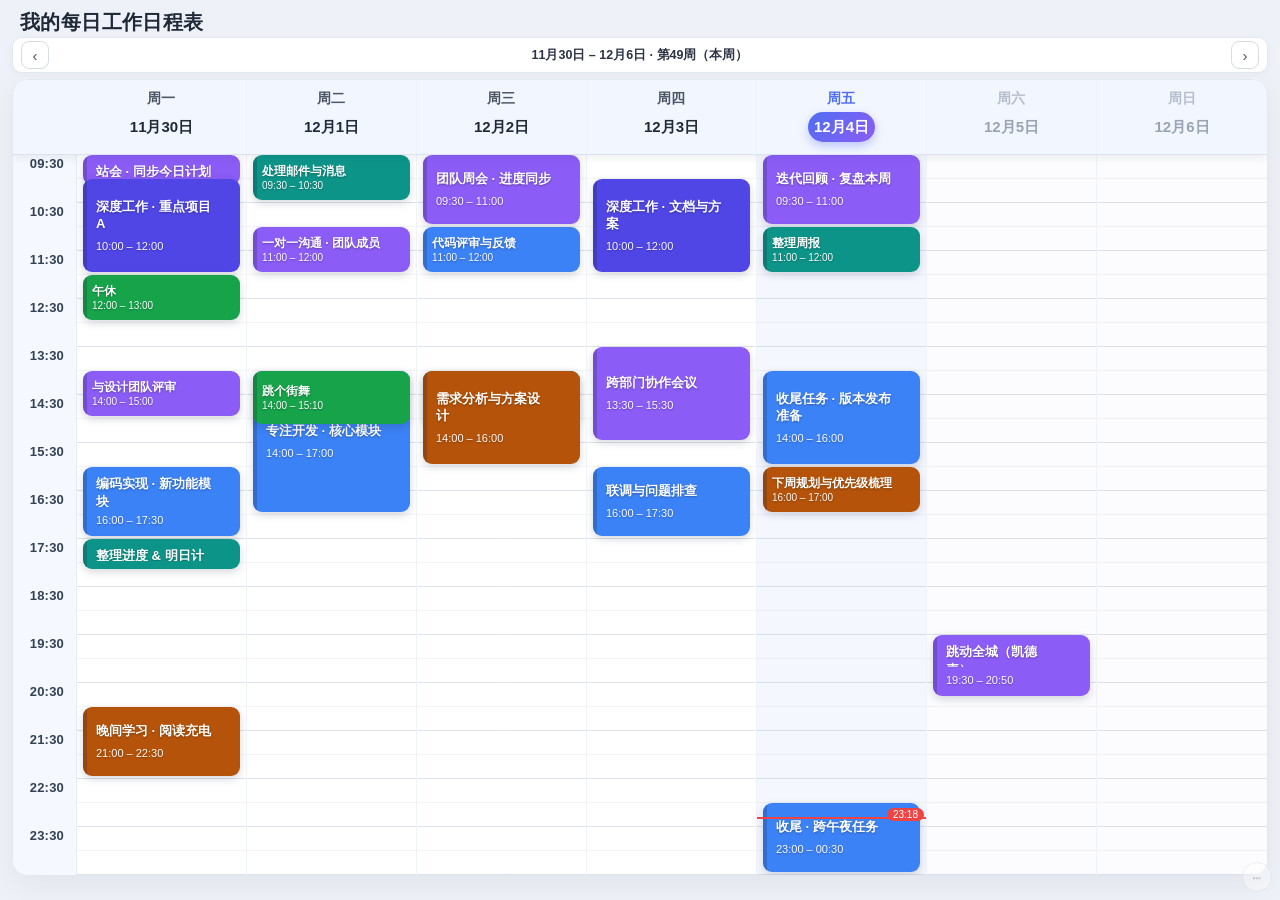
<file: index.html>
<!DOCTYPE html>
<html lang="zh-CN">
<head>
<meta charset="UTF-8">
<meta name="viewport" content="width=device-width, initial-scale=1.0">
<link rel="manifest" href="manifest.json">
<meta name="theme-color" content="#4f6ef2">
<meta name="app-version" content="2026-10-14.42">
<meta name="mobile-web-app-capable" content="yes">
<meta name="apple-mobile-web-app-capable" content="yes">
<link rel="apple-touch-icon" href="icon-192.png">
<title>我的每日工作日程表</title>
<style>
*{box-sizing:border-box}
html,body{margin:0;padding:0}
body{font-family:-apple-system,BlinkMacSystemFont,"Segoe UI","PingFang SC","Hiragino Sans GB","Microsoft YaHei",sans-serif;background:#eef1f7;color:#1f2430;-webkit-font-smoothing:antialiased}
.app{max-width:1280px;margin:0 auto;padding:20px 20px 48px}
.topbar{display:flex;justify-content:space-between;align-items:center;gap:16px;flex-wrap:wrap;margin-bottom:14px}
.brand{display:flex;align-items:center;gap:13px}
.logo{font-size:34px;line-height:1}
.brand h1{margin:0;font-size:22px;font-weight:800;letter-spacing:.3px}
.sub{margin:5px 0 0;color:#7b8494;font-size:12.5px}
.actions{display:flex;gap:8px;flex-wrap:wrap}
.btn{border:1px solid #d7dce6;background:#fff;color:#3b4252;font:inherit;font-size:13px;padding:8px 14px;border-radius:10px;cursor:pointer;transition:all .15s;display:inline-flex;align-items:center;gap:6px;white-space:nowrap}
.btn:hover{border-color:#aeb7c9;background:#f7f9fd}
.btn.primary{background:linear-gradient(135deg,#4f6ef2,#7c5cf5);color:#fff;border:none;box-shadow:0 6px 14px rgba(79,110,242,.28)}
.btn.primary:hover{filter:brightness(1.06);background:linear-gradient(135deg,#4f6ef2,#7c5cf5)}
.weekbar{display:flex;align-items:center;justify-content:space-between;background:#fff;border:1px solid #e3e8f0;border-radius:14px;padding:8px 10px;margin-bottom:12px;box-shadow:0 2px 8px rgba(30,41,59,.04)}
.week-title{font-size:14px;font-weight:700;color:#2b3344;letter-spacing:.3px}
.nav{width:32px;height:32px;border-radius:10px;border:1px solid #d7dce6;background:#fff;color:#4b5563;font-size:18px;cursor:pointer;line-height:1;flex:0 0 auto}
.nav:hover{background:#f2f5fb;border-color:#b9c2d4}
.hint{background:#fff8e6;border:1px solid #f3dfa8;color:#7a5b13;font-size:13px;padding:10px 12px 10px 16px;border-radius:12px;margin-bottom:12px;display:flex;justify-content:space-between;align-items:center;gap:10px;line-height:1.6}
.hint b{color:#5d4507}
.hint .close{cursor:pointer;border:none;background:transparent;color:#8a6a1c;font-size:18px;line-height:1;padding:4px}
.board-wrap{background:#fff;border:1px solid #e3e8f0;border-radius:16px;box-shadow:0 10px 30px rgba(30,41,59,.06);overflow:hidden}
.board-scroll{overflow-x:auto}
.board{min-width:1040px}
.day-header-row{display:grid;grid-template-columns:64px repeat(7,1fr);background:#fbfcff;border-bottom:1px solid #e6eaf2}
.gutter-head{}
.dh{padding:10px 2px 12px;text-align:center;border-right:1px solid #f0f3f9}
.dh:last-child{border-right:none}
.dh .wd{font-size:12px;color:#8a93a6;margin-bottom:4px}
.dh .dt{display:inline-flex;align-items:center;justify-content:center;min-width:30px;height:30px;padding:0 6px;border-radius:15px;font-size:13.5px;font-weight:700;color:#39415a}
.dh.we .wd{color:#b6bdcb}
.dh.we .dt{color:#9aa3b2}
.dh.today .wd{color:#4f6ef2;font-weight:700}
.dh.today .dt{background:linear-gradient(135deg,#4f6ef2,#8b5cf6);color:#fff;box-shadow:0 4px 10px rgba(79,110,242,.35)}
.day-body-row{display:grid;grid-template-columns:64px repeat(7,1fr);height:952px}
.gutter{position:relative;border-right:1px solid #e6eaf2;background:#fbfcff}
.tl{position:absolute;right:12px;top:0;font-size:11px;color:#98a1b3;font-variant-numeric:tabular-nums;line-height:1}
.daycol{position:relative;border-right:1px solid #eff2f8;background-color:#fff;cursor:pointer;overflow:hidden;
 background-image:repeating-linear-gradient(to bottom, transparent 0 calc(var(--rowh,52px) - 1px), var(--gl,rgba(148,163,184,.24)) calc(var(--rowh,52px) - 1px) var(--rowh,52px)),repeating-linear-gradient(to bottom, transparent 0 calc(var(--rowh,52px)/2 - 1px), var(--gl2,rgba(148,163,184,.12)) calc(var(--rowh,52px)/2 - 1px) calc(var(--rowh,52px)/2))}
.daycol:last-child{border-right:none}
.daycol.we{background-color:#fcfcfe}
.daycol.today{background-color:#f5f7ff}
.ev{position:absolute;left:6px;right:6px;z-index:2;border-radius:9px;padding:5px 9px 5px 12px;color:#fff;overflow:hidden;cursor:grab;box-shadow:0 3px 8px rgba(30,41,59,.18);user-select:none;-webkit-user-select:none;transition:box-shadow .15s;text-shadow:0 1px 2px rgba(0,0,0,.12)}
.ev:before{content:"";position:absolute;left:0;top:0;bottom:0;width:4px;background:rgba(15,23,42,.20)}
.ev:active{cursor:grabbing}
.ev:hover{box-shadow:0 8px 18px rgba(30,41,59,.25);z-index:6}
.ev .t{font-size:12.5px;font-weight:600;line-height:1.3;word-break:break-word}
.ev .m{font-size:10.5px;opacity:.96;margin-top:2px;font-variant-numeric:tabular-nums}
.ev .acts{position:absolute;top:4px;right:4px;display:none;gap:4px;z-index:3}
.ev:hover .acts{display:flex}
.ev .acts button{width:17px;height:17px;border-radius:50%;border:none;background:rgba(15,23,42,.34);color:#fff;font-size:11px;line-height:16px;text-align:center;cursor:pointer;padding:0;font-family:inherit;display:inline-flex;align-items:center;justify-content:center}
.ev .acts button:hover{background:rgba(15,23,42,.6)}
.ev.dragging{opacity:.92;z-index:30;pointer-events:none;box-shadow:0 16px 28px rgba(30,41,59,.28)}
.now-line{position:absolute;left:0;right:0;z-index:8;pointer-events:none}
.now-line i{display:block;border-top:2px solid #ef4444}
.now-line span{position:absolute;right:2px;top:-9px;font-size:10px;background:#ef4444;color:#fff;padding:1px 6px;border-radius:8px;font-style:normal;white-space:nowrap}
.pastebar{position:fixed;left:50%;bottom:22px;transform:translateX(-50%);z-index:90;display:flex;align-items:center;gap:10px;background:#1f2937;color:#fff;padding:10px 16px;border-radius:14px;box-shadow:0 14px 34px rgba(15,23,42,.4);font-size:13px;max-width:min(92vw,680px)}
.pastebar.hidden{display:none}
.pastebar .pb-dot{width:12px;height:12px;border-radius:4px;flex:0 0 auto}
.pastebar .pb-txt{line-height:1.5;min-width:0}
.pastebar .btn{background:rgba(255,255,255,.16);border:none;color:#fff;padding:6px 12px;font-size:12.5px;border-radius:9px;cursor:pointer;flex:0 0 auto}
.pastebar .btn:hover{background:rgba(255,255,255,.28)}.overlay{position:fixed;inset:0;background:rgba(15,23,42,.46);backdrop-filter:blur(2px);display:flex;align-items:center;justify-content:center;z-index:100;padding:20px}
.overlay.hidden{display:none}
.dialog{background:#fff;border-radius:16px;width:390px;max-width:100%;padding:20px 22px;box-shadow:0 24px 60px rgba(15,23,42,.35);animation:pop .16s ease;max-height:92vh;overflow:auto}
@keyframes pop{from{transform:scale(.96);opacity:0}to{transform:scale(1);opacity:1}}
.dialog h3{margin:0 0 3px;font-size:17px}
.dialog .dsub{color:#7b8494;font-size:12.5px;margin:0 0 16px}
.field{margin-bottom:13px}
.field label{display:block;font-size:12.5px;font-weight:600;color:#4b5563;margin-bottom:6px}
.field input[type=text],.field input[type=time],.field textarea{width:100%;border:1px solid #d9dfe9;border-radius:10px;padding:9px 11px;font:inherit;font-size:13.5px;outline:none;background:#fcfdff;color:#1f2430}
.field input:focus,.field textarea:focus{border-color:#4f6ef2;box-shadow:0 0 0 3px rgba(79,110,242,.15);background:#fff}
.field textarea{resize:vertical;min-height:54px}
.times{display:grid;grid-template-columns:1fr auto 1fr;gap:8px;align-items:center}
.times .sep{color:#9aa3b2;font-size:12px;text-align:center}
.swatches{display:flex;flex-wrap:wrap;gap:8px}
.sw{width:30px;height:30px;border-radius:9px;cursor:pointer;border:2px solid transparent;transition:all .12s;display:inline-flex;align-items:flex-end;justify-content:flex-start;padding:2px 4px}
.sw:hover{transform:scale(1.1)}
.sw.sel{border-color:#1f2430;box-shadow:0 0 0 2px #fff inset}
.schchips{display:flex;flex-wrap:wrap;gap:6px;margin:8px 0 2px}
.schchips .sc{padding:6px 11px;border:1px solid #d7dce6;border-radius:999px;background:#fff;font:inherit;font-size:12.5px;color:#3b4252;cursor:pointer}
.schchips .sc.on{background:linear-gradient(135deg,#4f6ef2,#7c5cf5);color:#fff;border-color:transparent}
.schlist{max-height:44vh;overflow:auto;-webkit-overflow-scrolling:touch;border:1px solid #eef1f7;border-radius:12px;padding:2px 8px;margin-top:6px}
.schrow{display:flex;align-items:center;gap:9px;padding:7px 2px;border-bottom:1px dashed #eef1f7}
.schrow:last-child{border-bottom:none}
.schrow .st{flex:0 0 86px;font-size:12.5px;color:#5b6272}
.schrow .sn{flex:1;min-width:0;font-size:14px}
.schrow .sn b{font-weight:700}
.schrow .sn i{font-style:normal;color:#6b7280;font-size:12px;margin-left:7px}
.schrow .add{flex:0 0 auto;padding:5px 10px;font-size:12.5px}
.schrow.here{opacity:.5}
body.theme-cyber .schchips .sc{background:rgba(4,13,25,.86);border-color:rgba(83,210,255,.28);color:#dff7ff}
body.theme-cyber .schchips .sc.on{background:linear-gradient(135deg,#0891b2,#4f46e5);color:#fff;border-color:transparent}
body.theme-cyber .schlist{border-color:rgba(83,210,255,.2)}
body.theme-cyber .schrow{border-bottom-color:rgba(83,210,255,.14)}
body.theme-cyber .schrow .st{color:#9fd8ea}
body.theme-cyber .schrow .sn i{color:#8fb8cc}
.sw .nm{font-size:9px;color:#fff;text-shadow:0 1px 1px rgba(0,0,0,.25);white-space:nowrap}
.dnote{font-size:12px;color:#8a93a6;line-height:1.5;margin-top:4px}
.dfoot{display:flex;justify-content:space-between;align-items:center;gap:8px;margin-top:18px}
.dfoot .grow{flex:1}
.dfoot .btn.danger{color:#dc2626;border-color:#f3c4c4;background:#fef2f2}
.dfoot .btn.danger:hover{background:#fee2e2}
@media (max-width:760px){.brand h1{font-size:18px}.topbar{align-items:flex-start}}
@media print{
 body{background:#fff}
 .app{max-width:none;padding:0}
 .topbar .actions,.nav,.hint,.no-print{display:none!important}
 .board-wrap{border:none;box-shadow:none;border-radius:0}
 .board{min-width:0}
 .daycol{cursor:default}
 .ev .acts{display:none!important}
 .pastebar{display:none!important}
 .weekbar{margin-bottom:8px}
}
.opt{display:flex;align-items:flex-start;gap:9px;padding:9px 11px;border:1px solid #e5e9f2;border-radius:10px;margin-bottom:7px;cursor:pointer;transition:border-color .12s,background .12s}
.opt:hover{background:#f7f9fd}
.opt.sel{border-color:#4f6ef2;background:#f0f4ff}
.opt input[type=radio]{accent-color:#4f6ef2;margin-top:3px;flex:0 0 auto}
.opt .lbl{display:block;font-size:13.5px;font-weight:600;color:#2b3344}
.opt .sub{display:block;font-size:11.5px;color:#8a93a6;margin-top:2px;line-height:1.4}
.opt .cnum{width:74px;border:1px solid #d9dfe9;border-radius:8px;padding:5px 8px;font:inherit;font-size:13px;margin-left:4px}
.cprev{font-size:12px;color:#6b7280;margin:2px 0 8px 30px;min-height:16px;line-height:1.5}
.dialog.scope{width:430px}#bgShade{position:fixed;inset:0;z-index:0;pointer-events:none;background:rgba(255,255,255,.35)}
.app{position:relative;z-index:1}
.bgrow{display:flex;gap:8px}
.bgrow input[type=text]{flex:1}
.shadev{font-size:12px;color:#6b7280;margin-left:8px;min-width:34px;display:inline-block}
.bgprev{height:130px;border-radius:12px;border:1px solid #e3e8f0;background-color:#eef1f7;background-position:center;background-repeat:no-repeat;background-size:cover}
.dialog.bg{width:460px}
input[type=file]{font-size:12.5px;color:#4b5563;max-width:100%}
input[type=range]{width:220px;accent-color:#4f6ef2;vertical-align:middle}
@media print{body{background:#fff!important}#bgShade{display:none!important}}.board-wrap{position:relative}
.board-bgoverlay{position:absolute;inset:0;z-index:0;display:none;pointer-events:none}
.board-scroll{position:relative;z-index:1}
body.bg-on .board-wrap{background-position:center;background-repeat:no-repeat;background-size:cover}
body.bg-on .board-bgoverlay{display:block}
body.bg-on .day-header-row{background:rgba(255,255,255,.35)}
body.bg-on .gutter{background:rgba(255,255,255,.35)}
body.bg-on .daycol{background-color:transparent}
body.bg-on .daycol.today{background-color:rgba(79,110,242,.10)}
body.bg-on .daycol.we{background-color:rgba(255,255,255,.05)}
@media print{
 body.bg-on .board-wrap{background:#fff!important}
 body.bg-on .board-bgoverlay{display:none!important}
 body.bg-on .day-header-row,body.bg-on .gutter{background:#fbfcff!important}
 body.bg-on .daycol,body.bg-on .daycol.today{background-color:#fff!important}
}.tl{font-size:var(--tsize,11px);font-weight:700;color:#475569;font-family:var(--tfont,inherit)}
.dh .wd{font-size:calc(var(--tsize,12px) + 1px);color:#42506b;font-family:var(--tfont,inherit)}
.dh .dt{font-size:var(--tsize,13.5px);font-family:var(--tfont,inherit)}
.ev .m{font-size:calc(var(--tsize,12px) - 1px);font-family:var(--tfont,inherit)}
.daycol{background-image:repeating-linear-gradient(to bottom, transparent 0 calc(var(--rowh,52px) - 1px), var(--gl,rgba(148,163,184,.24)) calc(var(--rowh,52px) - 1px) var(--rowh,52px)),repeating-linear-gradient(to bottom, transparent 0 calc(var(--rowh,52px)/2 - 1px), var(--gl2,rgba(148,163,184,.12)) calc(var(--rowh,52px)/2 - 1px) calc(var(--rowh,52px)/2))}
.rad{display:inline-flex;align-items:center;gap:6px;margin:0 14px 8px 0;cursor:pointer;font-size:13px;color:#374151}
.rad input{accent-color:#4f6ef2}
select.vsel{width:100%;border:1px solid #d9dfe9;border-radius:10px;padding:9px 11px;font:inherit;font-size:13.5px;background:#fcfdff;color:#1f2430;outline:none}
select.vsel:focus{border-color:#4f6ef2;box-shadow:0 0 0 3px rgba(79,110,242,.15)}
#vpv{background:#fff;border:1px solid #e3e8f0;border-radius:10px;padding:12px 14px;font-size:14px;color:#1f2430;line-height:1.5}.ev .t{display:block}
.ev .m{display:block;margin-top:3px}.ev{display:flex;flex-direction:column;justify-content:center;align-items:flex-start;padding:7px 28px 7px 12px;min-height:30px;text-align:left}
.ev .t{line-height:1.35;flex:0 1 auto;min-height:0;overflow:hidden}
.ev:not(.big):not(.mid) .m{display:none}
.ev.mid{padding:2px 22px 2px 9px}
.ev.mid .m{display:block;margin-top:1px;line-height:1.15}
.ev.mid .t{display:-webkit-box;-webkit-line-clamp:1;-webkit-box-orient:vertical;overflow:hidden}
.ev.big .m{margin-top:7px;line-height:1.25;flex:0 0 auto}.ev .t{font-family:var(--etfont,var(--tfont,inherit));font-size:var(--etsize,13px);font-weight:var(--etw,700);color:var(--etcol,#ffffff)}
.ev .m{font-family:var(--emfont,var(--tfont,inherit));font-size:var(--emsize,11px);font-weight:var(--emw,500);color:var(--emcol,#ffffff)}
.ev{padding:8px 28px 8px 13px}
.crow{display:flex;align-items:center;gap:10px;flex-wrap:wrap;font-size:12.5px;color:#4b5563;margin-bottom:4px}
.crow input[type=range]{flex:1;min-width:130px}
.crow input[type=color]{width:34px;height:28px;padding:1px;border:1px solid #d9dfe9;border-radius:7px;background:#fff;cursor:pointer}
.crow input[type=checkbox]{accent-color:#4f6ef2;width:15px;height:15px}
.crow .lab{min-width:34px}.ev .t,.ev .m{text-align:var(--eal,left);font-style:var(--eit,normal)}.ev .t{text-align:var(--etaf,left);font-style:var(--etit,normal);text-decoration:var(--etul,none);text-shadow:var(--etsh,none)}
.ev .m{text-align:var(--emaf,left);font-style:var(--emit,normal);text-decoration:var(--emul,none);text-shadow:var(--emsh,none)}
.crow select.vsel{width:92px;padding:5px 6px}.ev{align-items:stretch}
.ev .t,.ev .m{width:100%}.maintitle-wrap{text-align:center;margin:4px 0 2px;position:relative}
.maintitle{display:inline-block;font-size:36px;font-weight:800;letter-spacing:1px;color:#1f2937;line-height:1.2;padding:2px 10px;border:2px dashed transparent;border-radius:12px;outline:none;transition:border-color .15s;background:none}
.maintitle.editing{border-color:#4f6ef2;background:rgba(79,110,242,.06);cursor:text}
.mtbtn{margin-left:8px;border:1px solid #d7dce6;background:#fff;color:#3b4252;font:inherit;font-size:13px;padding:5px 10px;border-radius:9px;cursor:pointer;vertical-align:middle}
.mtbtn:hover{border-color:#4f6ef2;color:#4f6ef2}.floating{position:fixed;right:16px;bottom:16px;z-index:80;display:flex;flex-direction:column;align-items:flex-end;gap:8px}
.floating .float-panel{display:none;background:#fff;border:1px solid #e3e8f0;border-radius:14px;box-shadow:0 12px 30px rgba(30,41,59,.18);padding:8px;min-width:170px}
.floating.open .float-panel{display:flex;flex-direction:column;gap:5px}
.float-panel .btn{width:100%;justify-content:flex-start;padding:7px 10px;font-size:12.5px}
.float-toggle{width:46px;height:46px;border-radius:50%;border:1px solid #d7dce6;background:#fff;color:#3b4252;font-size:19px;cursor:pointer;box-shadow:0 6px 18px rgba(30,41,59,.18);transition:transform .2s}
.float-toggle:hover{background:#f2f5fb}
.floating.open .float-toggle{transform:rotate(45deg)}
.hint{display:none}
.hint.show{display:flex}
.mtbtn{opacity:0;transition:opacity .18s}
.maintitle-wrap:hover .mtbtn,.maintitle-wrap:focus-within .mtbtn{opacity:1}
@media print{.floating{display:none!important}}.hidebar{position:fixed;left:50%;bottom:22px;transform:translateX(-50%);z-index:95;display:flex;align-items:center;gap:10px;background:#7c2d12;color:#fff;padding:10px 14px;border-radius:14px;box-shadow:0 14px 34px rgba(15,23,42,.4);font-size:13px;max-width:92vw;flex-wrap:wrap}
.hidebar.hidden{display:none}
.hidebar .btn{background:rgba(255,255,255,.16);border:none;color:#fff;padding:6px 10px;font-size:12.5px;border-radius:9px;cursor:pointer}
.hidebar .btn:hover{background:rgba(255,255,255,.3)}
body.hide-mode .ev{cursor:crosshair}
body.hide-mode .ev .acts{display:none!important}
body.hide-mode .ev:hover{outline:2px dashed #f59e0b;outline-offset:-2px}
body.del-mode .ev{cursor:pointer}
body.del-mode .ev .acts{display:none!important}
body.del-mode .ev:hover{outline:2px dashed #dc2626;outline-offset:-2px}
body.del-mode .ev.del-sel{outline:3px solid #dc2626;outline-offset:-2px;filter:brightness(.78) saturate(1.15)}
body.del-mode .ev.del-sel::after{content:"✓ 已选";position:absolute;top:2px;right:4px;background:#dc2626;color:#fff;font-size:10px;font-weight:700;padding:1px 5px;border-radius:6px;z-index:5;pointer-events:none}
#delBar{background:#991b1b}
#delUndoBar{background:#1f2937}
.toast{position:fixed;left:50%;bottom:84px;transform:translateX(-50%);z-index:130;background:#111827;color:#fff;padding:10px 16px;border-radius:12px;font-size:13px;box-shadow:0 10px 24px rgba(15,23,42,.35);opacity:0;transition:opacity .2s;pointer-events:none}
.toast.on{opacity:1}
@media print{.hidebar,.toast{display:none!important}}body{-webkit-tap-highlight-color:transparent}
.ev{touch-action:manipulation}
@media (max-width:860px){
 .app{padding:10px 8px 90px}
 .maintitle{font-size:25px}
 .maintitle-wrap{margin:2px 0 0}
 .weekbar{margin-bottom:10px}
 .nav{width:42px;height:42px;font-size:22px}
 .board{min-width:920px}
 .tl{font-size:12.5px}
 .dh .wd{font-size:14px}
 .dh .dt{font-size:14px}
 .ev{padding:9px 22px 9px 12px}
 .floating{right:10px;bottom:10px}
 .float-toggle{width:56px;height:56px;font-size:23px}
 .float-panel{min-width:210px}
 .float-panel .btn{padding:12px 12px;font-size:14px}
 .dialog{width:100%;max-width:100%;padding:16px}
 .times{grid-template-columns:1fr;gap:6px}
 .times .sep{display:none}
 .hidebar,.pastebar{left:8px;right:8px;transform:none;bottom:8px}
}.day-switch{display:none;gap:6px;overflow-x:auto;padding:2px;margin-bottom:8px}
.day-switch button{flex:1 0 auto;min-width:46px;padding:8px 6px;border:1px solid #d7dce6;border-radius:10px;background:#fff;font-size:12.5px;cursor:pointer;color:#3b4252;font-family:inherit}
.day-switch button.active{background:linear-gradient(135deg,#4f6ef2,#7c5cf5);color:#fff;border-color:transparent}
.day-switch button .d{display:block;font-size:11px;opacity:.85;margin-top:2px}
@media (max-width:700px){
 .app{padding:10px 8px 90px}
 .board{min-width:0}
 .board-scroll{overflow-x:hidden}
 .day-header-row{grid-template-columns:52px 1fr}
 .day-body-row{grid-template-columns:52px 1fr}
 .tl{right:8px;font-size:12.5px}
 .dh{padding:10px 4px}
 .dh .dt{font-size:15px}
 .maintitle{font-size:23px}
 .float-toggle{width:64px;height:64px;font-size:27px;box-shadow:0 8px 22px rgba(30,41,59,.3)}
 .float-panel .btn{padding:14px 14px;font-size:15px}
 .floating{right:12px;bottom:14px}
 .hidebar,.pastebar{left:8px;right:8px;transform:none;bottom:8px}
}body.mobile-fit .app{padding:10px 6px 92px}
body.mobile-fit .board{min-width:0}
body.mobile-fit .board-scroll{overflow-x:hidden}
body.mobile-fit .day-header-row{grid-template-columns:26px repeat(7,1fr)}
body.mobile-fit .day-body-row{grid-template-columns:26px repeat(7,1fr)}
body.mobile-fit .tl{right:2px;font-size:9px;font-weight:600}
body.mobile-fit .dh{padding:6px 0 7px;border-right:1px solid #f4f6fa}
body.mobile-fit .dh .wd{font-size:11px;margin-bottom:1px}
body.mobile-fit .dh .dt{font-size:11px;min-width:20px;height:20px;padding:0 3px;border-radius:10px}
body.mobile-fit .ev{left:1px;right:1px;padding:3px 3px 3px 6px;border-radius:6px}
body.mobile-fit .ev:before{width:3px}
body.mobile-fit .ev .t{font-size:10px;line-height:1.2}
body.mobile-fit .ev .m{font-size:8.5px;margin-top:1px}
body.mobile-fit .float-toggle{width:64px;height:64px;font-size:27px;box-shadow:0 8px 22px rgba(30,41,59,.3)}
body.mobile-fit .float-panel .btn{padding:14px;font-size:15px}
body.mobile-fit .floating{right:12px;bottom:14px}
body.mobile-fit .hidebar,body.mobile-fit .pastebar{left:8px;right:8px;transform:none;bottom:8px}
body.mobile-fit .maintitle{font-size:23px}body.mobile-fit .ev{padding:3px 2px 3px 5px}
body.mobile-fit .ev .t{word-break:break-all;overflow:hidden}
body.mobile-fit .ev .m{white-space:nowrap;overflow:hidden;text-overflow:ellipsis}
body.mobile-fit .dh .wd{font-size:10px}
body.mobile-fit .dh .dt{font-size:10px;min-width:18px;height:18px}
body.mobile-fit .tl{font-size:8.5px}
body.mobile-fit .day-header-row{grid-template-columns:24px repeat(7,1fr)}
body.mobile-fit .day-body-row{grid-template-columns:24px repeat(7,1fr)}body.mobile-fit .ev .m{font-size:8px;line-height:1.15;margin-top:1px;white-space:normal;word-break:break-all;overflow:visible;text-overflow:clip}
body.mobile-fit .ev .t{font-size:9.5px;line-height:1.2}.micbtn{border:1px solid #d7dce6;background:#fff;border-radius:50%;width:30px;height:30px;font-size:15px;line-height:1;cursor:pointer;margin-left:8px;vertical-align:middle;padding:0}
.micbtn:hover{border-color:#4f6ef2}
.micbtn.rec{background:#ef4444;border-color:#ef4444;color:#fff;animation:micpulse 1s infinite}
@keyframes micpulse{0%{box-shadow:0 0 0 0 rgba(239,68,68,.55)}100%{box-shadow:0 0 0 10px rgba(239,68,68,0)}}#voiceAddBtn{background:linear-gradient(135deg,#4f6ef2,#7c5cf5);color:#fff;border:none}
.float-toggle.rec{background:#ef4444!important;color:#fff;animation:micpulse 1s infinite}.float-toggle,.micbtn,#voiceAddBtn{user-select:none;-webkit-user-select:none;-webkit-touch-callout:none;touch-action:manipulation;pointer-events:auto}body.theme-cyber{background:radial-gradient(circle at 8% 0%,rgba(34,211,238,.17),transparent 32%),radial-gradient(circle at 92% 8%,rgba(129,140,248,.16),transparent 32%),radial-gradient(circle at 50% 100%,rgba(236,72,153,.09),transparent 42%),#050b14;background-attachment:fixed;color:#edf9ff}
body.theme-cyber .maintitle{color:#edf9ff;text-shadow:0 0 20px rgba(34,211,238,.6)}
body.theme-cyber .weekbar,body.theme-cyber .board-wrap,body.theme-cyber .float-panel,body.theme-cyber .dialog{background:rgba(10,22,38,.95);border-color:rgba(83,210,255,.28);box-shadow:0 18px 50px rgba(0,0,0,.45)}
body.theme-cyber .week-title{color:#edf9ff}
body.theme-cyber .nav,body.theme-cyber .btn,body.theme-cyber .float-toggle{background:rgba(13,29,49,.92);color:#dff7ff;border-color:rgba(83,210,255,.35)}
body.theme-cyber .btn:hover,body.theme-cyber .nav:hover{background:rgba(34,211,238,.16);border-color:rgba(34,211,238,.6)}
body.theme-cyber .day-header-row{background:rgba(13,29,49,.92)}
body.theme-cyber .dh{border-color:rgba(83,210,255,.16)}
body.theme-cyber .dh .wd{color:#87a7bd}
body.theme-cyber .dh .dt{color:#dff7ff;background:transparent}
body.theme-cyber .dh.today .dt{background:linear-gradient(135deg,#22d3ee,#818cf8);color:#04121c}
body.theme-cyber .gutter{background:rgba(13,29,49,.92);border-color:rgba(83,210,255,.18)}
body.theme-cyber .tl{color:#67e8f9}
body.theme-cyber .daycol{background-color:rgba(8,18,32,.72)}
body.theme-cyber .daycol.today{background-color:rgba(34,211,238,.10)}
body.theme-cyber .daycol.we{background-color:rgba(8,18,32,.5)}
body.theme-cyber .ev{box-shadow:0 0 0 1px rgba(223,247,255,.22),0 6px 18px rgba(0,0,0,.45)}
body.theme-cyber .hint,body.theme-cyber .hidebar,body.theme-cyber .pastebar,body.theme-cyber .toast{background:rgba(13,29,49,.97);color:#dff7ff;border:1px solid rgba(83,210,255,.3)}
body.theme-cyber .opt{background:rgba(13,29,49,.75);border-color:rgba(83,210,255,.25)}
body.theme-cyber .opt .lbl{color:#edf9ff}
body.theme-cyber .opt .sub{color:#87a7bd}
body.theme-cyber .dialog h3,body.theme-cyber .dialog label,body.theme-cyber .dialog .dsub,body.theme-cyber .dnote{color:#dff7ff}
body.theme-cyber .field input,body.theme-cyber .field textarea,body.theme-cyber select.vsel{background:rgba(8,18,32,.9);color:#edf9ff;border-color:rgba(83,210,255,.32)}
body.theme-cyber .bgprev,body.theme-cyber #vpv{background-color:#050b14;border-color:rgba(83,210,255,.3)}
body.theme-cyber .rad,body.theme-cyber .crow{color:#dff7ff}
@media print{body.theme-cyber{background:#fff!important;color:#111!important}body.theme-cyber .board-wrap,body.theme-cyber .daycol,body.theme-cyber .day-header-row,body.theme-cyber .gutter{background:#fff!important;color:#111!important}}.voicebar{position:fixed;left:50%;bottom:96px;transform:translateX(-50%);z-index:140;display:none;max-width:92vw;background:rgba(10,22,38,.96);color:#dff7ff;border:1px solid rgba(83,210,255,.35);border-radius:14px;padding:10px 14px;font-size:13px;line-height:1.5;box-shadow:0 12px 30px rgba(0,0,0,.4);text-align:center}/* ---- table height + readable header/time gutter (.27) ---- */
.board-scroll{overflow-y:auto;-webkit-overflow-scrolling:touch;max-height:min(78vh,920px)}
#dayHeader{position:sticky;top:0;z-index:24;background:#f2f6ff;border-bottom:1px solid #dbe3f3;box-shadow:0 3px 8px rgba(30,41,59,.07)}
#dayHeader .gutter-head{position:sticky;left:0;z-index:26;background:#f2f6ff}
#dayBody .gutter{position:sticky;left:0;z-index:20;background:#f6f8ff}
.tl{font-size:var(--tsize,13px);font-weight:700;color:#334155;letter-spacing:.2px}
.dh .wd{font-size:calc(var(--tsize,13px) + 1px);font-weight:700;color:#4b5563;letter-spacing:.4px}
.dh .dt{font-size:calc(var(--tsize,13px) + 2px);font-weight:800;color:#1f2937}
@media (max-width:860px){
 .tl{font-size:calc(var(--tsize,13px) + 1px)}
 .dh .wd{font-size:calc(var(--tsize,13px) + 2px)}
 .dh .dt{font-size:calc(var(--tsize,13px) + 3px)}
}
body.mobile-fit .day-header-row,body.mobile-fit .day-body-row{grid-template-columns:36px repeat(7,1fr)}
body.mobile-fit .tl{right:4px;font-size:11px;font-weight:700;letter-spacing:0}
body.mobile-fit .dh{padding:6px 0 7px}
body.mobile-fit .dh .wd{font-size:11.5px;font-weight:700;color:#4b5563;margin-bottom:1px}
body.mobile-fit .dh .dt{font-size:12.5px;min-width:22px;height:22px;padding:0 4px;border-radius:11px}
body.theme-cyber #dayHeader{background:rgba(13,29,49,.97);border-bottom-color:rgba(83,210,255,.28);box-shadow:0 3px 10px rgba(0,0,0,.35)}
body.theme-cyber #dayHeader .gutter-head,body.theme-cyber #dayBody .gutter{background:rgba(13,29,49,.97)}
body.mobile-fit.theme-cyber .tl{color:#7ee7fb}
/* ---- 工具菜单：不超出画面，可卷动（.29） ---- */
.floating{max-height:calc(100vh - 20px);max-height:calc(100dvh - 20px)}
.float-panel{max-height:calc(100vh - 118px);max-height:calc(100dvh - 118px);overflow-y:auto;-webkit-overflow-scrolling:touch;overscroll-behavior:contain}
.float-panel::-webkit-scrollbar{width:6px}
.float-panel::-webkit-scrollbar-thumb{background:rgba(100,116,139,.38);border-radius:3px}
/* ---- compact chrome, more room for the board (.31) ---- */
.app{padding:8px 12px 10px}
.maintitle-wrap{margin:0;text-align:left}
.maintitle{font-size:20px;font-weight:800;letter-spacing:.4px;padding:0 6px;line-height:1.25}
.mtbtn{font-size:11px;padding:2px 7px;margin-left:4px}
.weekbar{padding:3px 8px;margin-bottom:6px;border-radius:10px}
.week-title{font-size:12.5px;font-weight:600;letter-spacing:0}
.nav{width:28px;height:28px;font-size:15px;border-radius:8px}
.day-switch{margin-bottom:6px;padding:0}
.day-switch button{padding:5px 4px;font-size:12px;border-radius:8px;min-width:40px}
.dnote{margin-top:6px!important}
body.note-off .dnote{display:none}
@media (max-width:860px){
 .app{padding:6px 8px 8px}
 .maintitle{font-size:17px}
 .maintitle-wrap{margin:0}
 .weekbar{padding:3px 6px;margin-bottom:6px}
 .week-title{font-size:11.5px}
 .nav{width:32px;height:32px;font-size:17px}
}
body.mobile-fit .app{padding:6px 6px 8px}
body.mobile-fit .maintitle{font-size:17px}
body.mobile-fit .maintitle-wrap{margin:0}
body.mobile-fit .week-title{font-size:11px}
body.mobile-fit .weekbar{padding:3px 5px;margin-bottom:5px}
body.mobile-fit .day-switch{margin-bottom:4px}
/* ---- 话筒/设置可隐藏（.36） ---- */
.fab-restore{display:none;position:fixed;right:8px;bottom:8px;z-index:79;width:30px;height:30px;border-radius:50%;border:1px solid #d7dce6;background:rgba(255,255,255,.75);color:#8a93a6;font-size:15px;line-height:1;padding:0;cursor:pointer;opacity:.45}
.fab-restore:hover{opacity:1}
body.fab-hidden .floating{display:none!important}
body.fab-hidden .fab-restore{display:block}
.verline{font-size:11px;color:#98a1b3;text-align:center;padding:2px 0 1px;border-top:1px dashed #e3e8f0;margin-top:3px}
body.theme-cyber .verline{color:#6f93a8;border-top-color:rgba(83,210,255,.18)}
body.theme-cyber .fab-restore{background:rgba(13,29,49,.85);border-color:rgba(83,210,255,.3);color:#87a7bd}
</style>
</head><body>
<div id="bgShade"></div>
<div class="app">
  <div class="maintitle-wrap">
    <div class="maintitle" id="mainTitle" title="双击或点 ✏️ 修改大标题">我的每日工作日程表</div>
    <button class="mtbtn" id="mtEdit" title="修改大标题">✏️ 修改</button>
  </div>


  <div class="weekbar no-print">
    <button class="nav" id="prevWeek" title="上一周">‹</button>
    <div class="week-title" id="weekTitle"></div>
    <button class="nav" id="nextWeek" title="下一周">›</button>
  </div>

  <div class="hint no-print" id="hint">
    <span>💡 <b>使用说明</b>：点空白处添加（从本周起每周重复）；修改/拖动/删除某周安排会询问同步到以后第几周。<br>📱 <b>手机上</b>：左右滑动查看整周，点卡片即可修改（手机上不会误拖动卡片）。<br>🔄 <b>换设备</b>：点右下角 ⚙️ →「导出数据」生成文件 → 发到手机 → 手机上点「导入数据」选择该文件，即可在手机上继续修改；改完再导出导回电脑。<br>🗑 <b>批量删除</b>：右下角 ⚙️ →「批量删除卡片」→ 点卡片选中（可先「全选本周」）→「删除所选」→ 选范围；删错了点「↩ 撤销删除」。<br>📚 <b>机构课表</b>：右下角 ⚙️ →「机构课表」，可以看每家机构每天几点是谁在上课；点「＋加入」就直接做成日程卡片。</span>
    <button class="close" id="hintClose" title="关闭">✕</button>
  </div>

  <div class="day-switch no-print" id="daySwitch"></div>
  <div class="board-wrap">
    <div class="board-bgoverlay" id="boardBgOverlay"></div>
    <div class="board-scroll">
      <div class="board">
        <div class="day-header-row" id="dayHeader"></div>
        <div class="day-body-row" id="dayBody"></div>
      </div>
    </div>
  </div>
  <p class="dnote no-print" style="margin:12px 2px 0">配色说明：<span id="legend"></span> · 时间范围 <span id="axisText"></span>，可跨周查看；红色竖线表示“现在”。</p>
</div>

<div class="hidebar hidden" id="hideBar"><span id="hideTxt"></span><button class="btn" id="hideUndo">撤销上一张</button><button class="btn" id="hideRestore">恢复本周隐藏</button><button class="btn" id="hideDone">✔ 完成</button></div>
<div class="hidebar hidden" id="delBar"><span id="delTxt"></span><button class="btn" id="delAll">全选本周</button><button class="btn" id="delNone">清空选择</button><button class="btn" id="delGo">🗑 删除所选</button><button class="btn" id="delDone">✔ 完成</button></div>
<div class="hidebar hidden" id="delUndoBar"><span id="delUndoTxt"></span><button class="btn" id="delUndoBtn">↩ 撤销删除</button><button class="btn" id="delUndoClose">知道了</button></div>
  <div class="pastebar hidden" id="pasteBar"><span class="pb-dot" id="pbDot"></span><span class="pb-txt" id="pbTxt"></span><button class="btn" id="pbDone">✔ 完成</button></div>  <div class="floating no-print" id="floatWrap">
    <button class="float-toggle" id="voiceAddBtn" title="语音新增行程">🎤</button>
    <div class="float-panel" id="floatPanel">
      <button class="btn" id="todayBtn">📍 回到本周</button>
      <button class="btn" id="resetBtn">↺ 恢复示例</button>
      <button class="btn" id="viewBtn">🔤 显示</button>
      <button class="btn" id="bgBtn">🎨 背景</button>
      <button class="btn" id="exportBtn">🖼 导出图片</button>
      <button class="btn" id="wxBtn">📋 复制图片（发微信）</button>
      <button class="btn" id="hideBtn">🙈 批量隐藏卡片</button>
      <button class="btn" id="unhideBtn">👁 恢复本周隐藏</button>
      <button class="btn" id="delBtn">🗑 批量删除卡片</button>
      <button class="btn" id="instBtn">📚 机构课表（谁在上课）</button>
      <button class="btn" id="fabHideBtn">🙈 隐藏话筒和设置按钮</button>
      <button class="btn" id="dataOutBtn">⬇ 导出数据（换设备）</button>
      <button class="btn" id="dataInBtn">⬆ 导入数据（从手机/电脑）</button>
      <button class="btn" id="cloudBtn">☁️ 云同步（GitHub）</button>
      <button class="btn" id="reloadBtn">🔄 刷新到最新版</button>
      <button class="btn" id="aliasBtn">📝 名称纠正（识别修正）</button>
      <button class="btn" id="aiBtn">🤖 AI 解析（可选，更准）</button>
      <button class="btn" id="viewModeBtn">📱 手机视图</button>
      <button class="btn" id="printBtn">🖨 打印 / 导出 PDF</button>
      <button class="btn" id="helpBtn">❓ 使用说明</button>
      <div class="verline" id="verLine"></div>
    </div>
    <button class="float-toggle" id="floatToggle" title="工具菜单">⚙️</button>
  </div>
<button class="fab-restore no-print" id="fabRestore" title="显示话筒和设置按钮">⋯</button>
<div class="overlay hidden" id="overlay"></div>

<script>(function(){
"use strict";
const STORE_V3="myDailySchedule.v3";
const STORE_V1="myDailySchedule.v1";
let PX=52;
let DAY_START=9*60;
let DAY_END=26*60;
const WD=["周一","周二","周三","周四","周五","周六","周日"];
const COLORS=[
  {id:"blue",  name:"工作",     bg:"#3b82f6"},
  {id:"indigo",name:"深度专注", bg:"#4f46e5"},
  {id:"purple",name:"会议",     bg:"#8b5cf6"},
  {id:"teal",  name:"沟通协作", bg:"#0d9488"},
  {id:"orange",name:"学习成长", bg:"#b45309"},
  {id:"green", name:"休息",     bg:"#16a34a"},
  {id:"rose",  name:"个人事项", bg:"#e11d48"}
];
const SAMPLE=[
  {day:0,start:570,end:600,title:"站会 · 同步今日计划",color:"purple"},
  {day:0,start:600,end:720,title:"深度工作 · 重点项目 A",color:"indigo"},
  {day:0,start:720,end:780,title:"午休",color:"green"},
  {day:0,start:840,end:900,title:"与设计团队评审",color:"purple"},
  {day:0,start:960,end:1050,title:"编码实现 · 新功能模块",color:"blue"},
  {day:0,start:1050,end:1080,title:"整理进度 & 明日计划",color:"teal"},
  {day:0,start:1260,end:1350,title:"晚间学习 · 阅读充电",color:"orange"},
  {day:1,start:570,end:630,title:"处理邮件与消息",color:"teal"},
  {day:1,start:660,end:720,title:"一对一沟通 · 团队成员",color:"purple"},
  {day:1,start:840,end:1020,title:"专注开发 · 核心模块",color:"blue"},
  {day:2,start:570,end:660,title:"团队周会 · 进度同步",color:"purple"},
  {day:2,start:660,end:720,title:"代码评审与反馈",color:"blue"},
  {day:2,start:840,end:960,title:"需求分析与方案设计",color:"orange"},
  {day:3,start:600,end:720,title:"深度工作 · 文档与方案",color:"indigo"},
  {day:3,start:810,end:930,title:"跨部门协作会议",color:"purple"},
  {day:3,start:960,end:1050,title:"联调与问题排查",color:"blue"},
  {day:4,start:570,end:660,title:"迭代回顾 · 复盘本周",color:"purple"},
  {day:4,start:660,end:720,title:"整理周报",color:"teal"},
  {day:4,start:840,end:960,title:"收尾任务 · 版本发布准备",color:"blue"},
  {day:4,start:960,end:1020,title:"下周规划与优先级梳理",color:"orange"},
  {day:4,start:1380,end:1470,title:"收尾 · 跨午夜任务",color:"blue"}
];
const $=function(s){return document.querySelector(s);};
const pad=function(n){return (n<10?"0":"")+n;};
const fmt=function(m){var mm=m%1440;return pad(Math.floor(mm/60))+":"+pad(mm%60);};
const parseMin=function(t){var p=t.split(":");return parseInt(p[0],10)*60+parseInt(p[1],10);};
const deep=function(o){return JSON.parse(JSON.stringify(o));};
let seq=0;
function uid(){ seq++; return "a"+Date.now().toString(36)+"-"+seq+"-"+Math.random().toString(36).slice(2,6); }
const startOfWeek=function(d){var x=new Date(d);var day=(x.getDay()+6)%7;x.setHours(0,0,0,0);x.setDate(x.getDate()-day);return x;};
const addDays=function(d,n){var x=new Date(d);x.setDate(x.getDate()+n);return x;};
const sameDay=function(a,b){return a.getFullYear()===b.getFullYear()&&a.getMonth()===b.getMonth()&&a.getDate()===b.getDate();};
const fmtKey=function(d){return d.getFullYear()+"-"+pad(d.getMonth()+1)+"-"+pad(d.getDate());};
const weekKey=function(d){return fmtKey(startOfWeek(d));};
function parseKey(k){var p=k.split("-");return new Date(parseInt(p[0],10),parseInt(p[1],10)-1,parseInt(p[2],10));}
function addWeeks(k,n){var d=startOfWeek(parseKey(k));return weekKey(addDays(d,7*n));}
function fromVal(v){return v===null?-1:parseInt(v.split("-").join(""),10);}
function isoWeek(d){
  var t=new Date(Date.UTC(d.getFullYear(),d.getMonth(),d.getDate()));
  var dayNum=(t.getUTCDay()+6)%7;
  t.setUTCDate(t.getUTCDate()-dayNum+3);
  var ft=new Date(Date.UTC(t.getUTCFullYear(),0,1));
  if(ft.getUTCDay()!==4){ ft.setUTCMonth(0,1+((4-ft.getUTCDay())+7)%7); }
  return 1+Math.round((t-ft)/604800000);
}
function labelWeek(k){
  var d=parseKey(k), e=addDays(d,6);
  return "第"+isoWeek(d)+"周（"+(d.getMonth()+1)+"月"+d.getDate()+"日–"+(e.getMonth()+1)+"月"+e.getDate()+"日）";
}
const colColor=function(id){var c=COLORS.filter(function(x){return x.id===id;})[0];return c?c.bg:"#3b82f6";};
const evTop=function(m){return (m-DAY_START)*PX/60;};
var __autoFit=0;
function boardAvailH(){
  var wrap=document.querySelector(".board-wrap");
  if(!wrap) return 560;
  var r=wrap.getBoundingClientRect();
  var docTop=r.top+((window.pageYOffset!==undefined)?window.pageYOffset:(document.documentElement.scrollTop||0));
  var reserve=(window.innerWidth<=860)?34:14;
  var h=window.innerHeight-docTop-reserve;
  if(!(h>180)) h=560;
  return h;
}
function rowScale(){ return Math.max(0.5,Math.min(1.3,Number(vset.rowScale)||1)); }
function autoRowH(){
  var hours=(DAY_END-DAY_START)/60;
  var dh=document.getElementById("dayHeader");
  var headerH=(dh&&dh.offsetHeight)?dh.offsetHeight:54;
  var avail=boardAvailH();
  return Math.max(26,Math.min(96,Math.floor(((avail-headerH-2)/hours)*rowScale())));
}
function computeAxis(){
  if(vset.rowH!=="auto"){
    DAY_START=(vset.dayStart||9)*60;
    DAY_END=(vset.dayEnd||26)*60;
    return;
  }
  var evs=weekEvents(weekKey(state.weekStart));
  var lo=Infinity, hi=-Infinity;
  for(var i=0;i<evs.length;i++){
    var e=evs[i];
    if(typeof e.start==="number"&&e.start<lo) lo=e.start;
    if(typeof e.end==="number"&&e.end>hi) hi=e.end;
  }
  if(!isFinite(lo)||!isFinite(hi)||hi<=lo){
    DAY_START=(vset.dayStart||9)*60;
    DAY_END=(vset.dayEnd||26)*60;
    return;
  }
  lo=Math.max(0,Math.floor(lo/30)*30);
  var _setStart=Math.max(0,Math.min(26*60,(vset.dayStart===undefined?10:vset.dayStart)*60));
  if(_setStart<lo) lo=_setStart;
  hi=Math.min(26*60,Math.ceil(hi/30)*30);
  if(hi-lo<12*60) hi=Math.min(26*60,lo+12*60);
  if(hi<=lo+60) hi=lo+60;
  DAY_START=lo; DAY_END=hi;
}
function applyRowHeight(){
  var rh=(vset.rowH==="auto")?autoRowH():Math.max(32,Math.min(96,Number(vset.rowH)||52));
  PX=Math.round(rh);
  document.body.style.setProperty("--rowh",PX+"px");
  return PX;
}
function fitBoardHeight(){
  var sc=document.querySelector(".board-scroll");
  if(!sc) return;
  var avail=boardAvailH();
  sc.style.maxHeight=Math.round(avail)+"px";
  if(vset.rowH==="auto"&&!__autoFit){
    var want=autoRowH();
    if(sc.scrollHeight>avail+2){
      var hours=Math.max(1,(DAY_END-DAY_START)/60);
      want=Math.max(26,Math.min(want,PX-Math.ceil((sc.scrollHeight-avail)/hours)));
    }
    if(Math.abs(want-PX)>=1){
      __autoFit=1;
      try{ PX=want; document.body.style.setProperty("--rowh",PX+"px"); renderAll(); }finally{ __autoFit=0; }
    }
  }
}


const state={weekStart:startOfWeek(new Date()),arrs:[]};
let isMobileView=false, mobileDay=null;
let mobileOverride=null;
let cols=[], editingEv=null, dialogMode="create";

function snapV(v){return {from:v.from,to:v.to,day:v.day,start:v.start,end:v.end,title:v.title,color:v.color,note:v.note||"",deleted:!!v.deleted};}
function arrById(id){for(var i=0;i<state.arrs.length;i++){if(state.arrs[i].id===id)return state.arrs[i];}return null;}

function ensureFixedCourses(){
  var fixed=[
    {id:"fixed-jump-street-tue",day:1,start:840,end:910,title:"跳个街舞",color:"green"},
    {id:"fixed-jump-street-wed",day:2,start:840,end:910,title:"跳个街舞",color:"green"},
    {id:"fixed-jump-city-kaide-sat",day:5,start:1170,end:1250,title:"跳动全城（凯德壹）",color:"purple"}
  ];
  function sameCourse(a,item){
    return a.id!==item.id && (a.versions||[]).some(function(v){return v.day===item.day&&v.start===item.start&&v.end===item.end&&v.title===item.title;});
  }
  fixed.forEach(function(item){
    var duplicate=state.arrs.some(function(a){return sameCourse(a,item);});
    if(duplicate){state.arrs=state.arrs.filter(function(a){return a.id!==item.id;});return;}
    if(arrById(item.id)) return;
    state.arrs.push({id:item.id,updatedAt:1760918400000,versions:[{from:"2026-10-19",to:null,day:item.day,start:item.start,end:item.end,title:item.title,color:item.color,note:"",deleted:false}]});
  });
}function load(){
  var raw3=null, raw1=null;
  try{ raw3=localStorage.getItem(STORE_V3); }catch(e){}
  try{ raw1=localStorage.getItem(STORE_V1); }catch(e){}
  if(raw3){
    try{ var o=JSON.parse(raw3); state.arrs=(o&&o.arrs)?o.arrs:[]; }catch(e){ state.arrs=[]; }
    if(state.arrs.length===0){ state.arrs=sampleArrs(); }
  } else if(raw1){
    try{ migrate(JSON.parse(raw1)); }catch(e){ state.arrs=sampleArrs(); }
    if(state.arrs.length===0){ state.arrs=sampleArrs(); }
  } else {
    state.arrs=sampleArrs();
  }
  sanitizeData();
  ensureFixedCourses();
  save();
}
function arrStamp(a){ return (a&&typeof a.updatedAt==="number")?a.updatedAt:0; }
function mergeArrs(remoteList,localList){
  var map={}, order=[];
  function add(list,preferLocal){
    (list||[]).forEach(function(a){
      if(!a||!a.id) return;
      var cur=map[a.id];
      if(!cur){ map[a.id]=a; order.push(a.id); return; }
      var sa=arrStamp(a), sc=arrStamp(cur);
      if(sa>sc||(preferLocal&&sa===sc)) map[a.id]=a;
    });
  }
  add(remoteList,false);
  add(localList,true);
  return order.map(function(id){ return map[id]; });
}
function migrate(list){
  state.arrs=list.map(function(x){
    return {id:uid(),updatedAt:Date.now(),versions:[{from:null,to:null,day:x.day,start:x.start,end:x.end,title:x.title||"（未命名安排）",color:x.color||"blue",note:x.note||"",deleted:false}]};
  });
}
function sanitizeData(){
  for(var i=0;i<state.arrs.length;i++){
    var arr=state.arrs[i];
    if(!arr||!arr.versions) continue;
    for(var j=0;j<arr.versions.length;j++){
      var v=arr.versions[j];
      if(typeof v.title!=="string"||!v.title.trim()) v.title="（未命名安排）";
      if(!v.color) v.color="blue";
      if(typeof v.note!=="string") v.note="";
      if(typeof v.day!=="number") v.day=0;
      if(typeof v.start!=="number") v.start=DAY_START;
      if(typeof v.end!=="number") v.end=DAY_START+60;
    }
  }
}
function sampleArrs(){
  var k=weekKey(new Date());
  return SAMPLE.map(function(x){
    return {id:uid(),updatedAt:Date.now(),versions:[{from:k,to:null,day:x.day,start:x.start,end:x.end,title:x.title,color:x.color||"blue",note:x.note||"",deleted:false}]};
  });
}
function save(){
  try{ localStorage.setItem(STORE_V3,JSON.stringify({v:3,arrs:state.arrs})); }catch(e){}
  localChanged();
}
function activeFor(arr,key){
  var best=null;
  for(var i=0;i<arr.versions.length;i++){
    var v=arr.versions[i];
    if((v.from===null||v.from<=key)&&(v.to===null||key<v.to)){
      if(!best||fromVal(v.from)>fromVal(best.from)) best=v;
    }
  }
  return best;
}
function weekEvents(key){
  var out=[];
  for(var i=0;i<state.arrs.length;i++){
    var arr=state.arrs[i], v=activeFor(arr,key);
    if(v&&!v.deleted){
      out.push({arrId:arr.id,day:v.day,start:v.start,end:v.end,title:v.title,color:v.color,note:v.note||""});
    }
  }
  return out;
}
function isCurrentWeek(){ return weekKey(new Date())===weekKey(state.weekStart); }function renderWeekTitle(){
  var a=state.weekStart, b=addDays(a,6), k=weekKey(a);
  var _wk=String(labelWeek(k)).replace(/（[\s\S]*?）/,"");
  var txt=(a.getMonth()+1)+"月"+a.getDate()+"日 – "+(b.getMonth()+1)+"月"+b.getDate()+"日 · "+_wk;
  if(isCurrentWeek()) txt+="（本周）";
  $("#weekTitle").textContent=txt;
  var _at=document.getElementById("axisText");
  if(_at) _at.textContent=fmt(DAY_START)+" – "+(DAY_END>=1440?"次日 ":"")+fmt(DAY_END)+"（共 "+Math.round((DAY_END-DAY_START)/60)+" 小时）";
}
function renderHeader(){
  var now=new Date(), html="<div class=\"gutter-head\"></div>";
  for(var i=0;i<7;i++){
    var d=addDays(state.weekStart,i);
    var cls="dh";
    if(i>=5) cls+=" we";
    if(sameDay(d,now)) cls+=" today";
    html+="<div class=\""+cls+"\"><div class=\"wd\">"+WD[i]+"</div>"+
          "<div class=\"dt\">"+dateLabel(d)+"</div></div>";
  }
  $("#dayHeader").innerHTML=html;
}
function renderBody(){
  var now=new Date(), nowMin=now.getHours()*60+now.getMinutes();
  var cells=(DAY_END-DAY_START)/60;
  var htmlG="<div class=\"gutter\">";
  for(var k=0;k<cells;k++){
    htmlG+="<span class=\"tl\" style=\"top:"+(k*PX+2)+"px\">"+timeText(DAY_START+k*60)+"</span>";
  }
  htmlG+="</div>";
  $("#dayBody").innerHTML=htmlG;
  $("#dayBody").style.height=(cells*PX)+"px";
  cols=[];
  for(var i=0;i<7;i++){
    var d=addDays(state.weekStart,i);
    var col=document.createElement("div");
    var cls="daycol"+(i>=5?" we":"")+(sameDay(d,now)?" today":"");
    col.className=cls; col.dataset.day=i;
    $("#dayBody").appendChild(col);
    if(sameDay(d,now)&&isCurrentWeek()&&nowMin>=DAY_START&&nowMin<1440){
      var ln=document.createElement("div");
      ln.className="now-line"; ln.id="nowLine";
      ln.style.top=evTop(nowMin)+"px";
      ln.innerHTML="<i></i><span>"+timeText(nowMin)+"</span>";
      col.appendChild(ln);
    }
    cols[i]=col;
  }
}
function renderEvents(){
  var key=weekKey(state.weekStart);
  var evs=weekEvents(key).filter(function(x){ return !hidden[key+"|"+x.arrId]; }).sort(function(a,b){
    if(a.day!==b.day)return a.day-b.day;
    if(a.start!==b.start)return a.start-b.start;
    return (a.title<b.title?-1:(a.title>b.title?1:0));
  });
  for(var i=0;i<evs.length;i++){
    var ev=evs[i];
    if(ev.day<0||ev.day>6||!cols[ev.day]) continue;
    var top=evTop(ev.start);
    var hgt=Math.max(20,(ev.end-ev.start)*PX/60-3);
    var el=document.createElement("div");
    el.className=(hgt>=54)?"ev big":((hgt>=28)?"ev mid":"ev");
    if(delMode&&delSel[ev.arrId]) el.className+=" del-sel";
    el.style.top=top+"px";
    el.style.height=hgt+"px";
    el.style.background=colColor(ev.color);
    el.innerHTML="<span class=\"t\"></span><span class=\"m\"></span>"+
                 "<span class=\"acts\"><button class=\"cp\" title=\"复制\">⧉</button><button class=\"rm\" title=\"删除\">✕</button></span>";
    var tEl=el.querySelector(".t"), mEl=el.querySelector(".m");
    tEl.textContent=ev.title||"（未命名安排）";
    mEl.textContent=timeText(ev.start)+(isMobileView?"–":" – ")+timeText(ev.end);
    var cardFam=(vset.cardFont&&vset.cardFont!=="inherit")?(VFONTS[vset.cardFont]||""):"";
    tEl.style.fontFamily=cardFam;
    var _lay=(hgt>=54)?"big":((hgt>=28)?"mid":"mini");
    var fScale=isMobileView?0.7:1;
    if(_lay==="mid") fScale*=0.92;
    if(_lay!=="mini"){
      var _fix=(_lay==="mid")?5:21;
      var _need=function(s){ return _fix+Math.round(vset.tSize*s*1.35)+Math.round(vset.mSize*s*1.25); };
      while(fScale>0.6&&_need(fScale)>hgt) fScale-=0.02;
    }
    tEl.style.fontSize=Math.max(8,Math.round(vset.tSize*fScale))+"px";
    tEl.style.fontWeight=vset.tBold?"700":"400";
    tEl.style.color=vset.tColor||"#ffffff";
    tEl.style.textAlign=vset.tAlign||"left";
    tEl.style.fontStyle=vset.tItalic?"italic":"normal";
    tEl.style.textDecoration=vset.tUnder?"underline":"none";
    tEl.style.textShadow=vset.tShadow?"0 1px 2px rgba(0,0,0,.3)":"none";
    mEl.style.fontFamily=cardFam;
    mEl.style.fontSize=Math.max(7,Math.round(vset.mSize*fScale))+"px";
    mEl.style.fontWeight=vset.mBold?"700":"500";
    mEl.style.color=vset.mColor||"#ffffff";
    mEl.style.textAlign=vset.mAlign||"left";
    mEl.style.fontStyle=vset.mItalic?"italic":"normal";
    mEl.style.textDecoration=vset.mUnder?"underline":"none";
    mEl.style.textShadow=vset.mShadow?"0 1px 2px rgba(0,0,0,.3)":"none";
    bindEvent(el,ev);
    cols[ev.day].appendChild(el);
  }
}
function renderLegend(){
  $("#legend").innerHTML=COLORS.map(function(c){
    return "<span style=\"display:inline-flex;align-items:center;gap:5px;margin-right:12px\">"+
           "<span style=\"width:11px;height:11px;border-radius:3px;background:"+c.bg+";display:inline-block\"></span>"+
           c.name+"</span>";
  }).join("");
}
function loadMobileOverride(){ try{ var v=localStorage.getItem("myScheduleMobileView"); mobileOverride=(v==="1"||v==="0")?v:null; }catch(e){ mobileOverride=null; } }
function toggleViewMode(){
  mobileOverride=isMobileView?"0":"1";
  try{ localStorage.setItem("myScheduleMobileView",mobileOverride); }catch(e){}
  renderAll();
  showToast(mobileOverride==="1"?"📱 已切换为「整周铺满」（不用左右滑）":"🖥 已切换为「整周大格」（可左右滑动）");
}
function renderDaySwitch(){
  var box=$("#daySwitch");
  if(!box) return;
  if(!isMobileView){ box.style.display="none"; box.innerHTML=""; return; }
  box.style.display="flex";
  var html="";
  for(var i=0;i<7;i++){
    var d=addDays(state.weekStart,i);
    html+="<button class=\""+(i===mobileDay?"active":"")+"\" data-day=\""+i+"\">"+WD[i]+"<span class=\"d\">"+(d.getMonth()+1)+"/"+d.getDate()+"</span></button>";
  }
  box.innerHTML=html;
  var btns=box.querySelectorAll("button");
  for(var b=0;b<btns.length;b++){
    btns[b].addEventListener("click",function(){
      mobileDay=parseInt(this.getAttribute("data-day"),10);
      renderAll();
    });
  }
}
function renderAll(){
  var autoMobile=window.matchMedia("(max-width:700px)").matches
    ||/Android|iPhone|iPad|iPod|Mobile|HarmonyOS/i.test(navigator.userAgent)
    ||((navigator.maxTouchPoints>0||"ontouchstart" in window)&&Math.min(screen.width,screen.height)<=900);
  isMobileView=(mobileOverride==="1")?true:((mobileOverride==="0")?false:autoMobile);
  var vmb=$("#viewModeBtn"); if(vmb) vmb.textContent=isMobileView?"🖥 整周大格（点我切换）":"📱 整周铺满（点我切换）";
  if(isMobileView&&(mobileDay===null||mobileDay===undefined)) mobileDay=(isCurrentWeek()?((new Date().getDay()+6)%7):0);
  document.body.classList.toggle("mobile-fit",isMobileView);
  computeAxis();
  applyRowHeight();
  renderWeekTitle(); renderHeader(); renderBody(); renderEvents(); renderLegend();
  updateHideBar();
  updateDelBar();
  bindCols();
  fitBoardHeight();
}
function bindEvent(el,ev){
  let sx=0,sy=0,origDay=0,origStart=0,started=false,moved=false,suppress=false;
  el.addEventListener("pointerdown",function(e){
    if(e.button!==0) return;
    if(e.target.closest(".acts")) return;
    if(hideMode||delMode) return;
    if(e.pointerType==="touch") return;
    started=true; moved=false; suppress=false;
    sx=e.clientX; sy=e.clientY; origDay=ev.day; origStart=ev.start;
    try{ el.setPointerCapture(e.pointerId); }catch(err){}
  });
  el.addEventListener("pointermove",function(e){
    if(!started) return;
    var dx=e.clientX-sx, dy=e.clientY-sy;
    if(Math.abs(dx)+Math.abs(dy)>4){ moved=true; suppress=true; el.classList.add("dragging"); }
    if(moved){ el.style.transform="translate("+dx+"px,"+dy+"px)"; }
  });
  function endDrag(e){
    if(!started) return;
    started=false;
    el.classList.remove("dragging");
    el.style.transform="";
    if(moved){
      var dx=e.clientX-sx, dy=e.clientY-sy;
      var colW=(cols[0]?cols[0].clientWidth:120)||120;
      var nd=origDay+Math.round(dx/colW);
      nd=Math.max(0,Math.min(6,nd));
      var dm=Math.round(dy/PX*60/15)*15;
      var ns=Math.max(DAY_START,Math.min(DAY_END-15,origStart+dm));
      var ne=Math.max(ns+15,Math.min(DAY_END,ev.end+(ns-origStart)));
      if(nd!==origDay||ns!==origStart){
        beginChange("drag",ev,{day:nd,start:ns,end:ne,title:ev.title||"（未命名安排）",color:ev.color||"blue",note:ev.note||""});
      }
    }
    moved=false;
  }
  el.addEventListener("pointerup",endDrag);
  el.addEventListener("pointercancel",endDrag);
  el.addEventListener("click",function(e){
    if(suppress){ suppress=false; return; }
    if(e.target.closest(".acts")) return;
    if(hideMode){ hideCard(ev); return; }
    if(delMode){ toggleDel(ev); return; }
    openDialog("edit",ev);
  });
  el.querySelector(".cp").addEventListener("click",function(e){
    e.stopPropagation();
    copyEvent(ev);
  });
  el.querySelector(".rm").addEventListener("click",function(e){
    e.stopPropagation();
    beginChange("delete",ev,null);
  });
}
function bindCols(){
  for(var i=0;i<cols.length;i++){
    if(!cols[i]) continue;
    (function(col,day){
      col.addEventListener("click",function(e){
        if(e.target.closest(".ev")) return;
        var rect=col.getBoundingClientRect();
        var y=e.clientY-rect.top;
        var m=DAY_START+Math.floor(y/PX*60);
        m=Math.round(m/15)*15;
        m=Math.max(DAY_START,Math.min(DAY_END-30,m));
        var end=Math.min(DAY_END,m+60);
        if(pasteOn&&clip){
          doPaste(day,m);
        }else{
          openDialog("create",{day:day,start:m,end:end,title:"",color:"blue"});
        }
      });
    })(cols[i],i);
  }
}
let clip=null, pasteOn=false;
const HIDE_KEY="myScheduleHidden";
let hidden={}, hideMode=false, lastHidden=null;
function loadHidden(){ try{ var raw=localStorage.getItem(HIDE_KEY); hidden=raw?(JSON.parse(raw)||{}):{}; }catch(e){ hidden={}; } }
function saveHidden(){ try{ localStorage.setItem(HIDE_KEY,JSON.stringify(hidden)); }catch(e){} localChanged(); }
function hideCountForWeek(key){ var n=0; for(var k in hidden){ if(k.indexOf(key+"|")===0) n++; } return n; }
function updateHideBar(){
  var bar=$("#hideBar"); if(!bar) return;
  if(hideMode){ bar.classList.remove("hidden"); $("#hideTxt").textContent="🙈 批量隐藏模式：点击卡片即可隐藏（本周已隐藏 "+hideCountForWeek(weekKey(state.weekStart))+" 张）"; }
  else { bar.classList.add("hidden"); }
}
function setHideMode(on){ hideMode=!!on; document.body.classList.toggle("hide-mode",hideMode); if(hideMode&&pasteOn) cancelPaste(); updateHideBar(); }
function hideCard(ev){
  var key=weekKey(state.weekStart), k=key+"|"+ev.arrId;
  if(hidden[k]) return;
  hidden[k]=true; lastHidden={key:key,arrId:ev.arrId};
  saveHidden(); renderAll(); showToast("🙈 已隐藏「"+(ev.title||"未命名安排")+"」，可继续点击其他卡片");
}
function undoHide(){
  if(!lastHidden){ showToast("没有可撤销的隐藏"); return; }
  delete hidden[lastHidden.key+"|"+lastHidden.arrId];
  lastHidden=null; saveHidden(); renderAll(); showToast("已恢复上一张卡片");
}
function restoreWeekHidden(){
  var key=weekKey(state.weekStart), n=0;
  for(var k in hidden){ if(k.indexOf(key+"|")===0){ delete hidden[k]; n++; } }
  saveHidden(); renderAll(); showToast(n?("已恢复本周隐藏的 "+n+" 张卡片"):"本周没有隐藏的卡片");
}
/* ===== 批量删除卡片 ===== */
let delMode=false, delSel={}, delUndo=null;
function delSelIds(){ return Object.keys(delSel).filter(function(k){ return delSel[k]; }); }
function updateDelBar(){
  var bar=$("#delBar"); if(!bar) return;
  if(delMode){
    bar.classList.remove("hidden");
    $("#delTxt").textContent="🗑 批量删除模式：点击卡片选中（已选 "+delSelIds().length+" 张）";
  } else { bar.classList.add("hidden"); }
}
function setDelMode(on){
  delMode=!!on;
  document.body.classList.toggle("del-mode",delMode);
  if(delMode){
    if(pasteOn) cancelPaste();
    if(hideMode) setHideMode(false);
    var ub=$("#delUndoBar"); if(ub) ub.classList.add("hidden");
  } else { delSel={}; }
  updateDelBar(); renderAll();
}
function toggleDel(ev){
  var id=ev.arrId;
  if(delSel[id]) delete delSel[id]; else delSel[id]=true;
  updateDelBar(); renderAll();
}
function clearDelSel(){ delSel={}; updateDelBar(); renderAll(); }
function selectAllWeek(){
  var key=weekKey(state.weekStart);
  weekEvents(key).forEach(function(x){ if(!hidden[key+"|"+x.arrId]) delSel[x.arrId]=true; });
  updateDelBar(); renderAll();
  showToast("已选中本周 "+delSelIds().length+" 张卡片");
}
function doBatchDelete(){
  var ids=delSelIds();
  if(!ids.length){ showToast("还没选中卡片：先点卡片把它们选上"); return; }
  var K=weekKey(state.weekStart);
  var lookup={};
  weekEvents(K).forEach(function(x){ lookup[x.arrId]=x; });
  promptScope({
    mode:"delete",K:K,defaultSel:"all",
    title:"批量删除 "+ids.length+" 张卡片。请选择删除范围（之前的周不受影响）。",
    onApply:function(toEx){
      var snapshot=JSON.parse(JSON.stringify(state.arrs));
      var n=0;
      ids.forEach(function(id){
        var arr=arrById(id), ev=lookup[id];
        if(!arr||!ev) return;
        applyChange(arr,K,{day:ev.day,start:ev.start,end:ev.end,title:ev.title,color:ev.color,note:ev.note},toEx,true);
        n++;
      });
      delUndo={arrs:snapshot,n:n,at:Date.now()};
      delSel={}; delMode=false; document.body.classList.remove("del-mode");
      save(); renderAll(); updateDelBar();
      var ub=$("#delUndoBar");
      if(ub){ ub.classList.remove("hidden"); $("#delUndoTxt").textContent="🗑 已批量删除 "+n+" 张卡片"; }
      showToast("🗑 已批量删除 "+n+" 张卡片，可点下方「撤销删除」恢复");
    }
  });
}
function undoBatchDelete(){
  if(!delUndo){ showToast("没有可撤销的批量删除"); return; }
  var now=Date.now();
  delUndo.arrs.forEach(function(a){ a.updatedAt=now; });
  state.arrs=delUndo.arrs; delUndo=null;
  save(); renderAll();
  var ub=$("#delUndoBar"); if(ub) ub.classList.add("hidden");
  showToast("↩ 已撤销批量删除，卡片已恢复");
}

var FAB_KEY="myScheduleFabHidden";
function setFabHidden(on){
  document.body.classList.toggle("fab-hidden",!!on);
  try{ localStorage.setItem(FAB_KEY,on?"1":"0"); }catch(e){}
}
function loadFabHidden(){
  try{
    if(!localStorage.getItem("myScheduleFabDefault2")){
      localStorage.setItem("myScheduleFabDefault2","1");
      setFabHidden(true);
      return;
    }
    setFabHidden(localStorage.getItem(FAB_KEY)!=="0");
  }catch(e){}
}
function showToast(msg){
  var d=document.createElement("div");
  d.className="toast"; d.textContent=msg;
  document.body.appendChild(d);
  setTimeout(function(){ d.classList.add("on"); },10);
  setTimeout(function(){ d.classList.remove("on"); setTimeout(function(){ if(d.parentNode) d.parentNode.removeChild(d); },260); },2600);
}
function copyEvent(ev){
  clip={title:ev.title||"（未命名安排）",color:ev.color||"blue",note:ev.note||"",dur:ev.end-ev.start};
  pasteOn=true;
  var bar=$("#pasteBar");
  bar.classList.remove("hidden");
  $("#pbDot").style.background=colColor(ev.color);
  $("#pbTxt").textContent="已复制「"+ev.title+"」("+fmt(ev.start)+"–"+fmt(ev.end)+") —— 现在点击任意日期空白处即可粘贴，可连续粘贴多个日期";
}
function doPaste(day,m){
  var dur=clip.dur||60;
  var K=weekKey(state.weekStart);
  var f={day:day,start:m,end:Math.max(m+15,Math.min(DAY_END,m+dur)),title:clip.title,color:clip.color,note:clip.note||""};
  state.arrs.push({id:uid(),updatedAt:Date.now(),versions:[{from:K,to:null,day:f.day,start:f.start,end:f.end,title:f.title,color:f.color,note:f.note,deleted:false}]});
  save(); renderAll();
  var d=addDays(state.weekStart,day);
  $("#pbTxt").textContent="✔ 已粘贴「"+clip.title+"」到 "+WD[day]+"（"+(d.getMonth()+1)+"月"+d.getDate()+"日 "+fmt(m)+"）—— 可继续点击其他日期空白处粘贴";
}
function cancelPaste(){
  pasteOn=false; clip=null;
  $("#pasteBar").classList.add("hidden");
}let curEsc=null;
function attachOverlayClose(ov,fn){
  var down=false;
  ov.addEventListener("mousedown",function(e){ down=(e.target===ov); });
  ov.addEventListener("click",function(e){ if(e.target===ov&&down){ fn(); } });
  ov.addEventListener("mouseup",function(){ setTimeout(function(){ down=false; },0); });
}
function normalize(arr){
  arr.versions.sort(function(a,b){return fromVal(a.from)-fromVal(b.from);});
  arr.versions=arr.versions.filter(function(v){ return !(v.from!==null&&v.to!==null&&v.from>=v.to); });
}
function applyChange(arr,K,fields,toEx,deleted){
  var cur=activeFor(arr,K);
  var old=cur?snapV(cur):null;
  var f={day:fields.day,start:fields.start,end:fields.end,title:(typeof fields.title==="string"?fields.title:(old?(old.title||"（未命名安排）"):"（未命名安排）")),color:(fields.color||(old?old.color:null)||"blue"),note:(typeof fields.note==="string"?fields.note:(old?old.note||"":""))};
  var nv=null;
  if(cur&&cur.from===K){
    cur.day=f.day; cur.start=f.start; cur.end=f.end; cur.title=f.title; cur.color=f.color; cur.note=f.note;
    cur.deleted=!!deleted; cur.to=toEx; nv=cur;
  } else if(cur){
    cur.to=K;
    nv={from:K,to:toEx,day:f.day,start:f.start,end:f.end,title:f.title,color:f.color,note:f.note,deleted:!!deleted};
    arr.versions.push(nv);
  } else {
    nv={from:K,to:toEx,day:f.day,start:f.start,end:f.end,title:f.title,color:f.color,note:f.note,deleted:!!deleted};
    arr.versions.push(nv);
  }
  arr.versions=arr.versions.filter(function(x){
    if(x===nv) return true;
    if(x.from!==null&&x.from>K){ if(toEx===null) return false; if(x.from<toEx) return false; }
    return true;
  });
  if(toEx!==null&&old&&!old.deleted){
    var hasResume=arr.versions.some(function(x){ return x!==nv&&x.from!==null&&x.from===toEx; });
    if(!hasResume){
      arr.versions.push({from:toEx,to:old.to,day:old.day,start:old.start,end:old.end,title:old.title,color:old.color,note:old.note||"",deleted:false});
    }
  }
  arr.updatedAt=Date.now();
  normalize(arr);
}
function beginChange(mode,ev,fields){
  var arr=arrById(ev.arrId);
  if(!arr) return;
  var K=weekKey(state.weekStart);
  if(mode==="delete"){
    promptScope({
      mode:"delete",K:K,
      title:"删除「"+ev.title+"」（"+WD[ev.day]+" "+fmt(ev.start)+"）？之前的周不受影响。",
      onApply:function(toEx){
        applyChange(arr,K,{day:ev.day,start:ev.start,end:ev.end,title:ev.title,color:ev.color,note:ev.note},toEx,true);
        save(); renderAll();
      }
    });
  } else {
    var changed=ev.day!==fields.day||ev.start!==fields.start||ev.end!==fields.end;
    if(!changed) return;
    promptScope({
      mode:"edit",K:K,
      title:"已把「"+ev.title+"」改为 "+WD[fields.day]+" "+fmt(fields.start)+"–"+fmt(fields.end)+"。是否同步到以后的周？",
      onApply:function(toEx){
        applyChange(arr,K,fields,toEx,false);
        save(); renderAll();
      }
    });
  }
}
function dateStr(day){
  var d=addDays(state.weekStart,day);
  return WD[day]+" · "+dateLabel(d);
}
function cnNum(s){
  if(s===undefined||s===null||s==="") return NaN;
  var map={"零":0,"〇":0,"一":1,"两":2,"二":2,"三":3,"四":4,"五":5,"六":6,"七":7,"八":8,"九":9,"十":10,"十一":11,"十二":12,"十三":13,"十四":14,"十五":15,"十六":16,"十七":17,"十八":18,"十九":19,"二十":20,"半":0.5,"一刻":15,"三刻":45};
  if(map[String(s)]!==undefined) return map[String(s)];
  var v=parseFloat(s);
  return isNaN(v)?NaN:v;
}
function parseVoiceTime(text){
  var t=String(text||"");
  var NUM="([0-9]+(?:\\.[0-9]+)?|[零〇一两二三四五六七八九十]+)";
  var MIN="((?:[零〇一两二三四五六七八九十]+刻?)|半|[0-9]{1,2})";
  var start=null,end=null,dur=null;
  var m=t.match(new RegExp("(上午|早上|中午|下午|傍晚|晚上|凌晨)?\\s*"+NUM+"\\s*[点:：时]\\s*"+MIN+"?\\s*分?"));
  if(m){
    var h=cnNum(m[2]); if(isNaN(h)) h=0;
    var mi=0;
    if(m[3]){
      if(m[3]==="半") mi=30;
      else if(m[3]==="一刻") mi=15;
      else if(m[3]==="三刻") mi=45;
      else { mi=cnNum(m[3]); if(isNaN(mi)) mi=0; }
    }
    var ap=m[1]||"";
    if((ap==="下午"||ap==="傍晚"||ap==="晚上")&&h<12) h+=12;
    if(ap==="中午"&&h<12) h=12;
    if(ap==="凌晨"&&h===12) h=0;
    start=h*60+mi;
    t=t.replace(m[0],"");
  }
  var mHalf=t.match(new RegExp("("+NUM+")?\\s*个?\\s*半\\s*小时"));
  var mH=t.match(new RegExp(NUM+"\\s*个?\\s*小时"));
  var mM=t.match(new RegExp(NUM+"\\s*分钟"));
  if(mHalf){ var n0=cnNum(mHalf[1]); if(isNaN(n0)) n0=0; dur=Math.round(n0*60+30); t=t.replace(mHalf[0],""); }
  else if(mH){ dur=Math.round(cnNum(mH[1])*60); t=t.replace(mH[0],""); }
  else if(mM){ dur=Math.round(cnNum(mM[1])); t=t.replace(mM[0],""); }
  if(start!==null){
    start=Math.max(DAY_START,Math.min(DAY_END-15,start));
    end=Math.min(DAY_END,start+((dur&&dur>0)?dur:60));
  }
  return {title:t.replace(/\s+/g," ").trim(),start:start,end:end};
}
function voiceSupported(){ return !!(window.SpeechRecognition||window.webkitSpeechRecognition); }
var ALIAS_KEY="myScheduleAliases";
var aliases=[];
function loadAliases(){ try{ var raw=localStorage.getItem(ALIAS_KEY); aliases=raw?(JSON.parse(raw)||[]):[]; }catch(e){ aliases=[]; } }
function saveAliases(){ try{ localStorage.setItem(ALIAS_KEY,JSON.stringify(aliases)); }catch(e){} }
function rxEsc(s){ return String(s).replace(/[.*+?^${}()|[\]\\]/g,"\\$&"); }
var BUILTIN_ALIASES=[
  ["世贸","HUK东"],["世茂","HUK东"],["世贸","HUK东"],["世茂店","HUK东"],["河西店","HUK西"],["河西","HUK西"],
  ["小y编舞","HUK东 小y编舞"],["小Y编舞","HUK东 小y编舞"],
  ["小y","HUK东 小y编舞"],["cc","HUK东 CC"],["斑斑","HUK东 斑斑"],["lee","HUK东 Lee编舞"],
  ["泽泽老师","HUK东 zeze"],["泽泽","HUK东 zeze"],["黑发","HIPHOP"],["黑怕","HIPHOP"],["嘻哈","HIPHOP"],["hip","HIPHOP"],
  ["hk世贸店","HUK东"],["huk世贸店","HUK东"],["世贸店","HUK东"],["世贸店","HUK东"],["hk世贸","HUK东"],["世贸","HUK东"],["世贸","HUK东"],["世茂店","HUK东"],["世茂","HUK东"],
  ["武蹈","舞蹈"],["舞导","舞蹈"],["街五","街舞"],
  ["哈克西","HUK西"],["哈克东","HUK东"],
  ["huk小付","HUK西 小富"],["huk小富","HUK西 小富"],["huk小腹","HUK西 小富"],["huk小副","HUK西 小富"],
  ["uk小付","HUK西 小富"],["uk小富","HUK西 小富"],["uk小腹","HUK西 小富"],["uk小副","HUK西 小富"],
  ["hk小付","HUK西 小富"],["hk小富","HUK西 小富"],["hk小腹","HUK西 小富"],["hk小副","HUK西 小富"],
  ["k小付","HUK西 小富"],["k小富","HUK西 小富"],["k小腹","HUK西 小富"],["k小副","HUK西 小富"],
  ["小付","HUK西 小富"],["小腹","HUK西 小富"],["小副","HUK西 小富"],
];
function applyAliases(s){
  var t=String(s||"");
  for(var i=0;i<aliases.length;i++){
    var f=aliases[i][0], to=aliases[i][1];
    if(!f||!to) continue;
    try{ t=t.replace(new RegExp(rxEsc(f),"gi"),to); }catch(e){ t=t.split(f).join(to); }
  }
  for(var k=0;k<BUILTIN_ALIASES.length;k++){
    var w=BUILTIN_ALIASES[k][0], r=BUILTIN_ALIASES[k][1];
    if(!w||!r) continue;
    if(t.indexOf(r)>=0) continue;
    try{ t=t.replace(new RegExp(rxEsc(w),"gi"),r); }catch(e){ t=t.split(w).join(r); }
  }
  t=t.replace(/(^|[\s,，、])HUK(?=[\s,，、]|$)/gi," ");
  t=t.replace(/HUK西\s*HUK西/g,"HUK西").replace(/HUK东\s*HUK东/g,"HUK东").replace(/HUK东店/g,"HUK东").replace(/HUK西店/g,"HUK西").replace(/[（(]?机构是[）)]?/g," ").replace(/[（(]?地点是[）)]?/g," ").replace(/机构/g," ").replace(/地点/g," ");
  return t;
}
function lcsLen(a,b){
  a=String(a||"").toLowerCase(); b=String(b||"").toLowerCase();
  if(!a||!b) return 0;
  var prev=[],cur=[],best=0;
  for(var j=0;j<=b.length;j++) prev[j]=0;
  for(var i=1;i<=a.length;i++){
    cur[0]=0;
    for(var j=1;j<=b.length;j++){
      cur[j]=(a.charAt(i-1)===b.charAt(j-1))?(prev[j-1]+1):0;
      if(cur[j]>best) best=cur[j];
    }
    prev=cur.slice();
  }
  return best;
}
function zhOnly(s){ return String(s||"").replace(/[^\u4e00-\u9fa5]/g,""); }
var BUILTIN_NAMES=[
 "HUK东 小y编舞","HUK东 Lee编舞","HUK东 CC","HUK东 斑斑","HUK东 cc",
 "HUK东 小秦","HUK东 牛牛","HUK东 甲甲","HUK东 柚子","HUK东 郭虎","HUK东 一凡","HUK东 zeze","HUK东 阿九",
 "HUK东 椰子","HUK东 优益c","HUK东 融融","HUK东 十一","HUK东 咩咩","HUK东 龙荔","HUK东 treeya","HUK东 minmi",
 "HUK东 siri","HUK东 ad","HUK东 二毛","HUK东 小黑","HUK东 凡凡","HUK东 莉莉","HUK东 泰瑞阳","HUK东 晶晶",
 "HUK东 贝爷","HUK东 美七","HUK东 闫洋","HUK东 henry","HUK东 可欣","HUK东 贺贺","HUK东 一诺","HUK东 惠子",
 "HUK东 海涛","HUK东 艺艺","HUK东 依依","HUK东 josh","HUK东 谭老师","HUK东 金鸣","HUK东 娇子","HUK东 片片",
 "OD 鹏羽","OD ACE","OD Peng","AS","i5 私教","西美","洋湖实验","长郡外国语实验","早功","练习","队训","meta",
 "HUK西 小富","HUK西 瑶瑶","HUK西 小雪","HUK西 琳珑","HUK西 融融","HUK西 一诺","HUK西 子莉","HUK西 CC",
 "HUK西 可欣","HUK西 饺子","HUK西 汤汤","HUK西 牛牛","HUK西 小秦","HUK西 八一","HUK西 冰冰","HUK西 五一",
 "HUK西 惠子","HUK西 海涛","HUK西  zeze","HUK西 十一","HUK西 兔子","HUK西 阿卷",
];
function isGoodName(t){
  t=String(t||"").trim();
  if(!t||t.length>14) return false;
  if(/^(~|-|新安排|嗯|呃)/.test(t)) return false;
  if(/(我要|我想|新安排|颜色|设置|时间|然后|一个半|半小时|的课|上课|下午|上午|中午|晚上|凌晨|周[一二三四五六日天]|[0-9]+\s*点)/.test(t)) return false;
  var zh=(t.match(/[\u4e00-\u9fa5]/g)||[]).length;
  if(zh>=2) return true;
  if(/^[A-Za-z0-9][A-Za-z0-9 \-]*$/.test(t)&&t.replace(/[^A-Za-z0-9]/g,"").length>=2) return true;
  return false;
}
function knownTitles(){
  var map={};
  for(var i=0;i<state.arrs.length;i++){
    var vs=state.arrs[i].versions||[];
    for(var j=0;j<vs.length;j++){
      var ti=String(vs[j].title||"").trim();
      if(ti&&isGoodName(ti)) map[ti]=1;
    }
  }
  for(var b=0;b<BUILTIN_NAMES.length;b++){ map[BUILTIN_NAMES[b]]=1; }
  return Object.keys(map);
}
var SHOP_KEYS=[["hk世贸","HUK东"],["huk世贸","HUK东"],["世贸店","HUK东"],["世贸店","HUK东"],["世贸","HUK东"],["世贸","HUK东"],["世茂店","HUK东"],["世茂","HUK东"],["huk东","HUK东"],["huk西","HUK西"],["河西店","HUK西"],["河西","HUK西"],["od","OD"],["as","AS"],["i5","i5"],["西美","西美"],["洋湖","洋湖实验"],["长郡","长郡外国语实验"],["长郡","长郡外国语实验"]];
var HUKDONG_T=["小y","lee","CC","斑斑","小秦","牛牛","甲甲","柚子","郭虎","一凡","zeze","阿九","椰子","优益c","融融","十一","咩咩","龙荔","treeya","minmi","siri","ad","二毛","小黑","小六","小富","凡凡","莉莉","泰瑞阳","晶晶","贝爷","美七","闫洋","henry","可欣","贺贺","一诺","惠子","海涛","艺艺","依依","josh","谭老师","金鸣","娇子","片片"];
var HUKXI_PREF=["小富","瑶瑶","小雪","琳珑","子莉","饺子","汤汤","八一","冰冰","五一","阿卷","兔子"];
var HUKXI_T=["小富","瑶瑶","小雪","琳珑","融融","一诺","子莉","CC","可欣","饺子","汤汤","牛牛","小秦","八一","冰冰","五一","惠子","海涛","zeze","十一","兔子","阿卷"];
function findShop(txt){
  var n=String(txt).toLowerCase().replace(/[^0-9a-z\u4e00-\u9fa5]+/g,"");
  for(var i=0;i<SHOP_KEYS.length;i++){
    var k=String(SHOP_KEYS[i][0]).toLowerCase().replace(/[^0-9a-z\u4e00-\u9fa5]+/g,"");
    if(k&&n.indexOf(k)>=0) return SHOP_KEYS[i][1];
  }
  return null;
}
function findTeacher(txt,list){
  var n=String(txt).toLowerCase().replace(/[^0-9a-z\u4e00-\u9fa5]+/g,"");
  var nz=zhOnly(n);
  var best=null,bestScore=0;
  for(var i=0;i<list.length;i++){
    var t=String(list[i]).toLowerCase();
    var tn=t.replace(/[^0-9a-z\u4e00-\u9fa5]+/g,"");
    if(tn&&n.indexOf(tn)>=0) return list[i];
    var tz=zhOnly(t);
    var sc=lcsLen(nz,tz)*3+ (nz.indexOf(tz)>=0&&tz.length>=2?6:0);
    if(tz.length>=2){
      var subs=zhSubs(tz);
      for(var s=0;s<subs.length;s++){
        if(subs[s].length>=2&&nz.indexOf(subs[s])>=0){ sc+=subs[s].length*2; }
        else if(subs[s].length>=2&&nearMatch(subs[s],subs[s])<=1&&nz.indexOf(subs[s])<0){}
      }
      for(var s2=0;s2<subs.length;s2++){
        var inS=zhSubs(nz);
        for(var q=0;q<inS.length;q++){ if(inS[q].length===subs[s2].length&&nearMatch(inS[q],subs[s2])<=1){ sc+=subs[s2].length; } }
      }
    }
    if(sc>bestScore){ bestScore=sc; best=list[i]; }
  }
  if(best&&bestScore>=6) return best;
  return null;
}
function extractTitle(txt){
  var shop=findShop(txt);
  var teacher=null;
  if(shop==="HUK西") teacher=findTeacher(txt,HUKXI_T);
  else if(shop==="HUK东") teacher=findTeacher(txt,HUKDONG_T);
  else {
    teacher=findTeacher(txt,HUKDONG_T);
    if(!teacher) teacher=findTeacher(txt,HUKXI_T);
  }
  if(teacher){
    if(!shop) shop=(HUKXI_PREF.indexOf(teacher)>=0)?"HUK西":((HUKXI_T.indexOf(teacher)>=0&&HUKDONG_T.indexOf(teacher)<0)?"HUK西":"HUK东");
    return shop+" "+teacher;
  }
  return null;
}function zhSubs(s){ var out=[],n=String(s||"").length; for(var L=2;L<=3;L++){ for(var i=0;i+L<=n;i++){ out.push(String(s).substr(i,L)); } } return out; }
function nearMatch(a,b){ if(String(a).length!==String(b).length) return 99; var d=0; for(var i=0;i<a.length;i++){ if(a.charAt(i)!==b.charAt(i)) d++; if(d>1) return 99; } return d; }
function snapToKnown(title){
  var list=knownTitles();
  if(!list.length||!title) return title;
  var raw=String(title);
  var rawZh=zhOnly(raw);
  function normName(s){ return String(s||"").toLowerCase().replace(/[^0-9a-z\u4e00-\u9fa5]+/g,""); }
  var _nz=normName(raw);
  var _bl=null,_blLen=0;
  for(var _i=0;_i<list.length;_i++){
    var _nk=String(list[_i]).toLowerCase().replace(/[^0-9a-z\u4e00-\u9fa5]+/g,"");
    if(_nk.length>=2&&_nz.indexOf(_nk)>=0&&_nk.length>_blLen){ _bl=list[_i]; _blLen=_nk.length; }
  }
  if(_bl){
    var _ck=["HIPHOP","JAZZ","URBAN","WAACKING","POPPING","LOCKING","KPOP","HEELS","SOUL","AFRO","HOUSE","BREAKING","编舞","基础","提高","中级","初级","入门","水系编舞"];
    var _ex="";
    for(var _ci=0;_ci<_ck.length;_ci++){
      if(normName(_bl).indexOf(normName(_ck[_ci]))>=0) continue;
      if(_nz.indexOf(normName(_ck[_ci]))>=0){ _ex=(_ex?_ex+" ":"")+_ck[_ci]; }
    }
    return _ex?(_bl+" "+_ex):_bl;
  }
  var _subsIn=zhSubs(rawZh);
  if(_subsIn.length){
    var _near=null,_nearScore=0;
    for(var _a=0;_a<list.length;_a++){
      var _zk=zhOnly(list[_a]);
      var _subsK=zhSubs(_zk);
      for(var _x=0;_x<_subsIn.length;_x++){
        for(var _y=0;_y<_subsK.length;_y++){
          if(_subsIn[_x].length===_subsK[_y].length&&nearMatch(_subsIn[_x],_subsK[_y])<=1){
            var _sc=_subsIn[_x].length*10;
            if(_sc>_nearScore){ _nearScore=_sc; _near=list[_a]; }
          }
        }
      }
    }
    if(_near&&_nearScore>=20) return _near;
  }
  var best=null,bestScore=0;
  for(var i=0;i<list.length;i++){
    var s=lcsLen(title,list[i])+2*lcsLen(zhOnly(title),zhOnly(list[i]));
    if(s>bestScore){ bestScore=s; best=list[i]; }
  }
  var zh=lcsLen(zhOnly(title),zhOnly(best||""));
  if(best&&bestScore>=4&&(zh>=2||bestScore/Math.max(2,title.length)>=0.6)) return best;
  return title;
}function safeSnap(t2){ try{ return snapToKnown(t2); }catch(e){ return t2||""; } }
function openAliasDialog(){
  var ov=$("#overlay"); ov.classList.remove("hidden");
  var body=aliases.map(function(a){ return a[0]+"="+a[1]; }).join("\n");
  var html="<div class=\"dialog\" role=\"dialog\" aria-modal=\"true\"><h3>名称纠正（语音识别修正）</h3>"+
    "<p class=\"dsub\">每行一条：识别错的词=正确写法。例如：<b>k小副=UK小付</b></p>"+
    "<div class=\"field\"><textarea id=\"alText\" style=\"min-height:150px\" placeholder=\"k小副=UK小付\"></textarea></div>"+
    "<div class=\"dnote\">识别到左边的词就自动换成右边（不区分大小写）。</div>"+
    "<div class=\"dfoot\"><button class=\"btn\" id=\"alExtract\">从现有卡片提取名称</button><span class=\"grow\"></span>"+
    "<button class=\"btn\" id=\"alCancel\">取消</button><button class=\"btn primary\" id=\"alSave\">保存</button></div></div>";
  ov.innerHTML=html;
  $("#alText").value=body;
  function closeAl(){ ov.classList.add("hidden"); ov.innerHTML=""; if(curEsc){document.removeEventListener("keydown",curEsc); curEsc=null;} }
  $("#alCancel").addEventListener("click",closeAl);
  $("#alExtract").addEventListener("click",function(){
    var names={};
    for(var i=0;i<state.arrs.length;i++){ var vs=state.arrs[i].versions||[]; for(var j=0;j<vs.length;j++){ var ti=String(vs[j].title||"").trim(); if(ti) names[ti]=1; } }
    var list=Object.keys(names).sort();
    var cur=$("#alText").value;
    var add=list.map(function(n){ return "="+n; }).join("\n");
    $("#alText").value=(cur?cur+"\n":"")+add;
  });
  $("#alSave").addEventListener("click",function(){
    var lines=$("#alText").value.split("\n"), out=[];
    for(var i=0;i<lines.length;i++){
      var ln=lines[i]; if(!ln) continue;
      var idx=ln.indexOf("=");
      if(idx<=0) continue;
      var f=ln.substring(0,idx).trim(), to=ln.substring(idx+1).trim();
      if(f&&to) out.push([f,to]);
    }
    aliases=out; saveAliases(); closeAl(); showToast("✅ 已保存 "+aliases.length+" 条纠正规则");
  });
  var esc=function(e){ if(e.key==="Escape") closeAl(); };
  curEsc=esc; document.addEventListener("keydown",esc);
  attachOverlayClose(ov,closeAl);
}var AI_KEY="myScheduleAI";
var aiCfg={provider:"",key:"",model:""};
var KNOWN_SHOPS="HUK 河西店(简称HUK西)、HUK 世茂店(简称HUK东)、BAD EGGS、O-DOG、i5、AS、西美、洋湖实验、长郡外国语实验";
var KNOWN_TEACHERS="HUK西：小富、瑶瑶、小雪、琳珑、融融、一诺、子莉、cc、可欣、饺子、汤汤、牛牛、小秦、八一、冰冰、五一、惠子、海涛、zeze、十一、兔子、阿卷；HUK东：小y、lee、优益c、柚子、甲甲、艺艺、椰子、zeze、凡凡、一凡、娇子、郭虎、小黑、小六、小富、莉莉、依依、闫津、josh、泰瑞阳、贺贺、闫洋、谭老师、henry、金鸣、阿九、咩咩、mimmi、二毛、小六、龙荔、斑斑、贝爷、酸酸、片片；BAD EGGS：CHOCO、TALITA、POPONE、SANER、ZIKEE、JAYE、KATIE、羊儿、WHYWHY、VERNEY、AENNON、DEREK、SHUKI、PENG、7DONG、SHERRY、VIC、QZIKA、MAGGIE、博博、HUI、ATO、琴子、椰紫、根宝、SUNNY、ZILLA、文文、小蟒、橘子、小尤、彬彬、涛涛、小维、叶子、KEVIN、小文、紧张、DANNIE、康康、嘉怡";
function loadAI(){ try{ var r=localStorage.getItem(AI_KEY); if(r){ var o=JSON.parse(r); if(o){ aiCfg.provider=o.provider||""; aiCfg.key=o.key||""; aiCfg.model=o.model||""; } } }catch(e){} }
function saveAI(){ try{ localStorage.setItem(AI_KEY,JSON.stringify(aiCfg)); }catch(e){} }
function aiReady(){ return !!(aiCfg.provider&&aiCfg.key); }
function aiEndpoint(){
  if(aiCfg.provider==="deepseek") return { url:"https://api.deepseek.com/chat/completions", model:(aiCfg.model||"deepseek-chat") };
  if(aiCfg.provider==="doubao") return { url:"https://ark.cn-beijing.volces.com/api/v3/chat/completions", model:(aiCfg.model||"") };
  return null;
}
function aiSystemPrompt(){
  var now=new Date();
  var wd=["日","一","二","三","四","五","六"][now.getDay()];
  var known=knownTitles().join("、");
  return "你是日程录入助手。请把用户说的一句话解析成严格 JSON，只输出 JSON，不要解释。\n"+
   "输出格式：{\"day\":0-6或null,\"start\":\"HH:MM\"或null,\"end\":\"HH:MM\"或null,\"title\":\"机构+老师\",\"color\":\"blue|indigo|purple|teal|orange|green|rose\"}\n"+
   "规则：\n"+
   "1) day：周一=0、周二=1…周日=6；没提到就 null\n"+
   "2) 时间没提到就 null；只说时段时：上午=09:00、中午=12:00、下午=14:00、傍晚=18:00、晚上=19:00；只说时长时按 09:00 开始\n"+
   "3) title 只保留机构与老师/课程名，去掉\"我要上/颜色/时间/然后\"等词，且必须从下面的标准写法里选最接近的\n"+
   "4) 颜色词映射：紫=purple、蓝=blue、深蓝=indigo、青=teal、绿=green、橙/黄=orange、红/粉=rose；没提到用 blue\n"+
   "今天是周"+wd+"。\n标准名字列表："+known+"\n机构名单："+KNOWN_SHOPS+"\n老师名单："+KNOWN_TEACHERS;
}
function aiParseText(text){
  var ep=aiEndpoint();
  if(!ep||!aiCfg.key) return Promise.resolve(null);
  var body={ model:ep.model, temperature:0, messages:[ {role:"system",content:aiSystemPrompt()}, {role:"user",content:String(text)} ] };
  return fetch(ep.url,{ method:"POST", headers:{"Content-Type":"application/json","Authorization":"Bearer "+aiCfg.key}, body:JSON.stringify(body) })
   .then(function(r){ if(!r.ok) return r.text().then(function(t){ throw new Error("HTTP "+r.status+" "+String(t).slice(0,120)); }); return r.json(); })
   .then(function(j){
     var c=(j&&j.choices&&j.choices[0]&&j.choices[0].message&&j.choices[0].message.content)||"";
     c=String(c).replace(/```json/g,"").replace(/```/g,"").trim();
     var o=JSON.parse(c);
     return o;
   });
}
function aiApplyResult(o){
  if(!o) return false;
  try{
    if(o.day!==null&&o.day!==undefined&&!isNaN(o.day)){ var d=parseInt(o.day,10); if(d>=0&&d<=6){ day=d; var fd=$("#fDate"); if(fd) fd.textContent=dateStr(day); } }
    if(o.start){ var m=parseMin(String(o.start)); if(!isNaN(m)){ var st=Math.max(DAY_START,Math.min(DAY_END-15,m)); $("#fStart").value=fmt(st); var en=m+60; if(o.end){ var m2=parseMin(String(o.end)); if(!isNaN(m2)) en=m2; } en=Math.min(DAY_END,Math.max(st+15,en)); $("#fEnd").value=fmt(en); } }
    if(o.title){ $("#fTitle").value=safeSnap(String(o.title).trim()); }
    if(o.color){ swSel=o.color; sw.querySelectorAll(".sw").forEach(function(x){ x.classList.remove("sel"); }); var tb=sw.querySelector('[data-color="'+o.color+'"]'); if(tb) tb.classList.add("sel"); }
    showToast("🤖 AI 解析："+WD[day]+" "+$("#fStart").value+"–"+$("#fEnd").value+" "+$("#fTitle").value);
    return true;
  }catch(e){ return false; }
}
function openAIDialog(){
  var ov=$("#overlay"); ov.classList.remove("hidden");
  var html="<div class=\"dialog\" role=\"dialog\" aria-modal=\"true\"><h3>AI 智能解析（可选）</h3>"+
   "<p class=\"dsub\">用大模型把你说的话解析成日程（识别更准）。不填就是只用本地解析。</p>"+
   "<div class=\"field\"><label>服务商</label><select class=\"vsel\" id=\"aiProv\"><option value=\"\">关闭（只用本地解析）</option><option value=\"deepseek\">DeepSeek（推荐，便宜）</option><option value=\"doubao\">豆包 / 火山方舟</option></select></div>"+
   "<div class=\"field\"><label>API Key</label><input type=\"password\" id=\"aiKey\" placeholder=\"sk-...\"></div>"+
   "<div class=\"field\"><label>模型名 / 接入点 ID</label><input type=\"text\" id=\"aiModel\" placeholder=\"deepseek-chat 或 doubao 的接入点 ID\"></div>"+
   "<div class=\"dnote\" id=\"aiNote\">DeepSeek：到 platform.deepseek.com 注册后创建 API Key，模型填 deepseek-chat。</div>"+
   "<div class=\"dfoot\"><button class=\"btn\" id=\"aiTest\">测试</button><span class=\"grow\"></span><button class=\"btn\" id=\"aiCancel\">取消</button><button class=\"btn primary\" id=\"aiSave\">保存</button></div></div>";
  ov.innerHTML=html;
  $("#aiProv").value=aiCfg.provider||""; $("#aiKey").value=aiCfg.key||""; $("#aiModel").value=aiCfg.model||"";
  function closeAI(){ ov.classList.add("hidden"); ov.innerHTML=""; if(curEsc){document.removeEventListener("keydown",curEsc); curEsc=null;} }
  function readAI(){ aiCfg.provider=$("#aiProv").value; aiCfg.key=$("#aiKey").value.trim(); aiCfg.model=$("#aiModel").value.trim(); }
  $("#aiSave").addEventListener("click",function(){ readAI(); saveAI(); closeAI(); showToast(aiCfg.provider?("✅ 已开启 AI 解析（"+aiCfg.provider+"）"):"已关闭 AI 解析"); });
  $("#aiCancel").addEventListener("click",closeAI);
  $("#aiTest").addEventListener("click",function(){
    readAI(); saveAI();
    $("#aiNote").textContent="测试中…";
    aiParseText("周三下午三点到四点 小富 蓝色").then(function(o){ $("#aiNote").textContent="✅ 测试成功：" + JSON.stringify(o); })
     .catch(function(e){ $("#aiNote").textContent="⚠️ 测试失败：" + e.message; });
  });
  var esc=function(e){ if(e.key==="Escape") closeAI(); };
  curEsc=esc; document.addEventListener("keydown",esc);
  attachOverlayClose(ov,closeAI);
}function parseVoiceRange(text){
  var t=String(text||" ");
  var NUM="([0-9]+(?:\\.[0-9]+)?|[零〇一两二三四五六七八九十]+)";
  var MIN="((?:[零〇一两二三四五六七八九十]+刻?)|半|[0-9]{1,2})";
  function one(str){
    var m=str.match(new RegExp("(上午|早上|清晨|中午|下午|傍晚|晚上|夜里|凌晨)?\\s*"+NUM+"\\s*[点:：时]\\s*"+MIN+"?\\s*分?"));
    if(!m) return null;
    var h=cnNum(m[2]); if(isNaN(h)) h=0;
    var mi=0;
    if(m[3]){
      if(m[3]==="半") mi=30;
      else if(m[3]==="一刻") mi=15;
      else if(m[3]==="三刻") mi=45;
      else { mi=cnNum(m[3]); if(isNaN(mi)) mi=0; }
    }
    return {raw:m[0],minutes:h*60+mi,ap:(m[1]||"")};
  }
  function adjust(min,ap,ref){
    if(ap==="下午"||ap==="傍晚"||ap==="晚上"||ap==="夜里"){ if(min<12*60) min+=12*60; }
    else if(ap==="中午"){ if(min<12*60) min=12*60; }
    else if(ap==="凌晨"){ if(min>=12*60) min-=12*60; }
    else if(!ap){
      if(ref!==undefined&&ref!==null){ if(min<=7*60&&min+12*60>ref) min+=12*60; }
      else if(min>=60&&min<=7*60){ min+=12*60; }
    }
    return min;
  }
  var a=one(t), rest=t, start=null, end=null;
  if(a){
    start=adjust(a.minutes,a.ap);
    rest=t.replace(a.raw," ");
  } else {
    var pm=rest.match(/(一大早|清晨|早上|上午|中午|下午|傍晚|晚上|夜里|凌晨)/);
    if(pm){
      var map={"一大早":9*60,"清晨":9*60,"早上":9*60,"上午":9*60,"中午":12*60,"下午":14*60,"傍晚":18*60,"晚上":19*60,"夜里":20*60,"凌晨":1*60};
      start=map[pm[1]]; rest=rest.replace(pm[1]," ");
    }
  }
  if(start!==null){
    var b=one(rest);
    if(b){ rest=rest.replace(b.raw," "); end=adjust(b.minutes,b.ap,start); }
  }
  var mHalf=rest.match(new RegExp("("+NUM+")?\\s*个?\\s*半\\s*小时"));
  var mH=rest.match(new RegExp(NUM+"\\s*个?\\s*小时"));
  var mM=rest.match(new RegExp(NUM+"\\s*分钟"));
  if(end!==null){
    if(mHalf){ rest=rest.replace(mHalf[0]," "); } else if(mH){ rest=rest.replace(mH[0]," "); } else if(mM){ rest=rest.replace(mM[0]," "); }
    if(end<=start){ end=(end+12*60>start)?(end+12*60):(start+60); }
  } else {
    var dur=null;
    if(mHalf){ var n0=cnNum(mHalf[1]); if(isNaN(n0)) n0=0; dur=n0*60+30; rest=rest.replace(mHalf[0]," "); }
    else if(mH){ dur=cnNum(mH[1])*60; rest=rest.replace(mH[0]," "); }
    else if(mM){ dur=cnNum(mM[1]); rest=rest.replace(mM[0]," "); }
    if(start===null) start=9*60;
    end=start+((dur&&dur>0)?dur:60);
  }
  if(end<=start) end=start+60;
  rest=rest.replace(/(到|至|~|～|—|–)/g," ");
  return {start:start,end:end,rest:rest,timeMatched:!!(a||b||mHalf||mH||mM)};
}function parseVoiceFull(text){
  var t=String(text||"");
  var day=null;
  var mDay=t.match(/(周|星期|礼拜)([一二三四五六日天])/);
  if(mDay){ var mp={"一":0,"二":1,"三":2,"四":3,"五":4,"六":5,"日":6,"天":6}; day=mp[mDay[2]]; t=t.replace(mDay[0]," "); }
  var color=null;
  var cList=[["purple",["紫色","紫"]],["indigo",["深蓝","靛蓝","藏青"]],["teal",["青色","青绿"]],["green",["绿色","绿"]],["orange",["橙色","橘色","黄色","橙","黄"]],["rose",["红色","粉色","粉红","红"]],["blue",["蓝色","蓝"]]];
  for(var i=0;i<cList.length&&!color;i++){
    for(var j=0;j<cList[i][1].length;j++){
      if(t.indexOf(cList[i][1][j])>=0){ color=cList[i][0]; t=t.replace(cList[i][1][j]," "); break; }
    }
  }
  var r=parseVoiceRange(t);
  var title=String(r.rest||"").replace(/(颜色设置为|颜色设置成|颜色设为|颜色是|颜色|设置为|设置成|设为|设成|换成|改成|时间为|时间是|时长|持续|然后|我要|我想|想要|帮我|帮忙|麻烦|请|安排一下|安排|添加|新增|加个|那个|就是|还有|左右|嗯|呃|啊|哦|噢|诶|唉|喂|我|你|上|去|给|在|把|的|到|至|机构是|机构|地点是|地点|是)/g," ").replace(/[~～!！?？。，,、;；:："“”()（）【】\[\]]/g," ");
  for(var kk=0;kk<4;kk++){
    var before=title;
    title=title.replace(/^\s*(我要|我想要|想要|帮我|帮忙|请|麻烦|安排一下|安排|添加|新增|加个|去|上|在)\s*/,"");
    title=title.replace(/\s*(的课|上课|的|课|有课|的课程|课程)\s*$/,"");
    if(title===before) break;
  }
  title=title.replace(/[，,。！!？?、]/g," ").replace(/\s+/g," ").trim();
  if(!title) title=String(r.rest||"").trim()||"新安排";
  return {day:day,start:r.start,end:r.end,title:title,color:color||"blue",colorMatched:!!color,timeMatched:!!r.timeMatched};
}
function applyVoiceText(text){
  var p=parseVoiceFull(applyAliases(text));
  p.title=extractTitle(applyAliases(text))||safeSnap(p.title);
  var day=(p.day!==null&&p.day!==undefined&&!isNaN(p.day))?p.day:((typeof mobileDay==="number"&&mobileDay!==null)?mobileDay:0);
  var st=p.timeMatched?p.start:DAY_START;
  var en=(p.end===null)?(st+60):p.end;
  st=Math.max(DAY_START,Math.min(DAY_END-15,st));
  en=Math.max(st+15,Math.min(DAY_END,en));
  var K=weekKey(state.weekStart);
  state.arrs.push({id:uid(),updatedAt:Date.now(),versions:[{from:K,to:null,day:day,start:st,end:en,title:p.title,color:p.color,note:"",deleted:false}]});
  save(); renderAll();
  var cname=""; for(var i=0;i<COLORS.length;i++){ if(COLORS[i].id===p.color) cname=COLORS[i].name; }
  showToast("✅ 已添加："+WD[day]+" "+fmt(st)+"–"+fmt(en)+" "+p.title+(cname?("（"+cname+"）"):""));
}
var voiceState={rec:null,active:false,text:"",interim:"",restarts:0,btn:null};
function voiceUI(on){
  var btn=$("#voiceAddBtn");
  if(btn){ btn.classList.toggle("rec",on); btn.textContent=on?"⏹":"🎤"; }
  var bar=$("#voiceBar");
  if(on){
    if(!bar){ bar=document.createElement("div"); bar.id="voiceBar"; bar.className="voicebar"; document.body.appendChild(bar); }
    bar.style.display="flex";
  } else if(bar){ bar.style.display="none"; }
}
function voiceBarText(t){
  var bar=$("#voiceBar");
  if(bar) bar.innerHTML="🎤 正在听…（不用一直点，说完再点一下🎤结束）<br><b>"+(t||"")+"</b>";
}
function voiceStartRec(){
  var SR=window.SpeechRecognition||window.webkitSpeechRecognition;
  var rec=new SR();
  rec.lang="zh-CN"; rec.interimResults=true; rec.continuous=true; rec.maxAlternatives=1;
  voiceState.rec=rec;
  rec.onresult=function(e){
    voiceState.interim="";
    for(var i=e.resultIndex;i<e.results.length;i++){
      var seg=e.results[i][0].transcript;
      if(e.results[i].isFinal) voiceState.text+=seg; else voiceState.interim+=seg;
    }
    voiceBarText(voiceState.text+voiceState.interim);
  };
  rec.onerror=function(e){
    var err=(e&&e.error)||"";
    if(err==="not-allowed"||err==="service-not-allowed"){
      showToast("🎤 需要允许麦克风权限（浏览器设置里开启）");
      voiceStop(true);
    }
  };
  rec.onend=function(){
    if(!voiceState.active) return;
    if(voiceState.restarts<200){
      voiceState.restarts++;
      setTimeout(function(){ if(voiceState.active){ try{ voiceStartRec(); }catch(err){} } },250);
    } else { voiceStop(false); }
  };
  try{ rec.start(); }
  catch(err){ setTimeout(function(){ if(voiceState.active){ try{ voiceStartRec(); }catch(e2){} } },500); }
}
function voiceStop(abort){
  voiceState.active=false;
  try{ if(voiceState.rec) voiceState.rec.stop(); }catch(e){}
  voiceUI(false);
  if(abort) return;
  var txt=(voiceState.text||voiceState.interim||"").trim();
  if(txt){ applyVoiceText(txt); } else { showToast("🎤 没有听清，再点一次🎤重说"); }
}
function voiceQuickAdd(){
  var SR=window.SpeechRecognition||window.webkitSpeechRecognition;
  if(!SR){ showToast("此浏览器不支持语音输入，请用 Chrome/Edge 打开"); return; }
  if(voiceState.active){ voiceStop(false); return; }
  voiceState.active=true; voiceState.text=""; voiceState.interim=""; voiceState.restarts=0;
  voiceUI(true); voiceBarText("");
  function go(){ if(voiceState.active) voiceStartRec(); }
  if(navigator.mediaDevices&&navigator.mediaDevices.getUserMedia){
    navigator.mediaDevices.getUserMedia({audio:true}).then(function(stream){
      try{ stream.getTracks().forEach(function(t){ try{ t.stop(); }catch(e){} }); }catch(e){}
      setTimeout(go,200);
    }).catch(function(){ go(); });
  } else { setTimeout(go,200); }
}
function openDialog(mode,ev){
  dialogMode=mode; editingEv=(mode==="edit")?ev:null;
  var day=ev.day;
  var start=ev.start, end=ev.end, title=(mode==="edit")?(ev.title||""):"";
  var color=(mode==="edit")?ev.color:"blue";
  var note=(mode==="edit"&&ev.note)?ev.note:"";
  var ov=$("#overlay");
  var html="<div class=\"dialog\" role=\"dialog\" aria-modal=\"true\">"+
    "<h3>"+(mode==="edit"?"编辑安排":"添加安排")+"</h3>"+
    "<p class=\"dsub\" id=\"fDate\">"+dateStr(day)+"</p>"+
    "<div class=\"field\"><label>标题 <button type=\"button\" class=\"micbtn\" id=\"fMic\" title=\"语音输入\">🎤</button><button type=\"button\" class=\"micbtn\" id=\"fParse\" title=\"识别标题里的星期/时间/颜色\">⚡</button></label><input type=\"text\" id=\"fTitle\" maxlength=\"80\" placeholder=\"例如：深度工作 · 写周报\"></div>"+
    "<div class=\"field\"><label>时间</label><div class=\"times\">"+
      "<input type=\"time\" id=\"fStart\" value=\""+fmt(start)+"\">"+
      "<span class=\"sep\">至</span>"+
      "<input type=\"time\" id=\"fEnd\" value=\""+fmt(end)+"\">"+
    "</div><div class=\"dnote\" id=\"fTimeHint\" style=\"margin-top:6px\"></div><div class=\"err\" id=\"fErr\"></div></div>"+
    "<div class=\"field\"><label>分类颜色</label><div class=\"swatches\" id=\"fSw\"></div></div>"+
    "<div class=\"field\"><label>备注（可选）</label><textarea id=\"fNote\" maxlength=\"120\" placeholder=\"补充说明…\"></textarea></div>"+
    "<div class=\"dnote\">"+(mode==="edit"?"保存后会询问是否同步到以后几周。":"添加后将从本周起每周重复显示，不影响之前的周。")+" 按 Enter 保存，Esc 取消。</div>"+
    "<div class=\"dfoot\"><span class=\"grow\"></span>"+
    "<button class=\"btn\" id=\"fMic2\">🎤 语音输入</button>"+
    "<button class=\"btn\" id=\"fCancel\">取消</button>"+
    "<button class=\"btn primary\" id=\"fSave\">保存</button>"+
    "</div></div>";
  ov.classList.remove("hidden");
  ov.innerHTML=html;
  $("#fTitle").value=title; $("#fTitle").focus(); $("#fNote").value=note;
  var SR=window.SpeechRecognition||window.webkitSpeechRecognition;
  var micBtns=[];
  var m1=$("#fMic"); if(m1) micBtns.push(m1);
  var m2=$("#fMic2"); if(m2) micBtns.push(m2);
  if(!SR){ micBtns.forEach(function(b){ b.style.display="none"; }); }
  else{
    var rec=null, recOn=false, baseText="";
    var setRecUI=function(on){
      recOn=on;
      if(m1){ m1.classList.toggle("rec",on); m1.textContent=on?"⏹":"🎤"; }
      if(m2){ m2.classList.toggle("rec",on); m2.textContent=on?"⏹ 停止录音":"🎤 语音输入"; }
    };
    var toggleMic=function(){
      if(recOn){ try{ rec.stop(); }catch(e){} return; }
      rec=new SR(); rec.lang="zh-CN"; rec.interimResults=true; rec.continuous=true; rec.maxAlternatives=1;
      baseText=$("#fTitle").value?($("#fTitle").value.replace(/\s+$/,"")+" "):"";
      setRecUI(true);
      rec.onresult=function(e){
        var txt="";
        for(var i=e.resultIndex;i<e.results.length;i++){ txt+=e.results[i][0].transcript; }
        var parsed=parseVoiceTime(txt);
        if(parsed.start!==null){ $("#fStart").value=fmt(parsed.start); $("#fEnd").value=fmt(parsed.end); }
        $("#fTitle").value=(baseText+(parsed.title||txt)).replace(/\s+/g," ").trim();
      };
      rec.onerror=function(e){ showToast("🎤 语音识别出错："+((e&&e.error)||"未知")); setRecUI(false); };
      rec.onend=function(){ setRecUI(false); };
      try{ rec.start(); showToast("🎤 请说话…（说完自动结束）"); }
      catch(err){ showToast("无法启动语音识别，请用 Chrome/Edge 打开"); setRecUI(false); }
    };
    micBtns.forEach(function(b){ b.addEventListener("click",toggleMic); });
  }
  function updateTimeHint(){
    var el=$("#fTimeHint"); if(!el) return;
    var ts=$("#fStart"), te=$("#fEnd");
    var s=ts?parseMin(ts.value):NaN, e=te?parseMin(te.value):NaN;
    if(isNaN(s)||isNaN(e)){ el.textContent=""; return; }
    var en=(e<DAY_START)?(e+1440):e;
    if(e===720&&s>=720) en=1440;
    if(en<=s){ el.textContent="⚠ 结束时间要晚于开始时间（跳午夜请填 00:00）。"; return; }
    el.textContent="实际时间："+WD[day]+" "+fmt(s)+" – "+((en>=1440?"次日 ":"")+fmt(en))+"（共 "+(en-s)+" 分钟）";
  }
  (function(){ var ts=$("#fStart"), te=$("#fEnd"); if(ts){ ts.addEventListener("input",updateTimeHint); ts.addEventListener("change",updateTimeHint); } if(te){ te.addEventListener("input",updateTimeHint); te.addEventListener("change",updateTimeHint); } updateTimeHint(); })();
  var swSel=color;
  var sw=$("#fSw");
  COLORS.forEach(function(c){
    var b=document.createElement("button");
    b.type="button";
    b.className="sw"+(c.id===swSel?" sel":"");
    b.style.background=c.bg;
    b.title=c.name; b.dataset.color=c.id;
    b.innerHTML="<span class=\"nm\">"+c.name+"</span>";
    b.addEventListener("click",function(){
      swSel=c.id;
      sw.querySelectorAll(".sw").forEach(function(x){x.classList.remove("sel");});
      b.classList.add("sel");
    });
    sw.appendChild(b);
  });
  var parseTimer=null, imeComposing=false;
  function doTitleParse(showMsg){
    var txt=applyAliases($("#fTitle").value);
    if(!txt||txt.length<2) return;
    var p=parseVoiceFull(txt);
    if(!p.timeMatched&&p.day===null&&!p.colorMatched) return;
    if(p.day!==null&&p.day!==undefined&&!isNaN(p.day)){ day=p.day; var fd=$("#fDate"); if(fd) fd.textContent=dateStr(day); }
    if(p.timeMatched){
      var st=Math.max(DAY_START,Math.min(DAY_END-15,p.start));
      var en=Math.min(DAY_END,Math.max(st+15,p.end));
      $("#fStart").value=fmt(st); $("#fEnd").value=fmt(en); updateTimeHint();
    }
    if(p.colorMatched){
      swSel=p.color;
      sw.querySelectorAll(".sw").forEach(function(x){ x.classList.remove("sel"); });
      var tb=sw.querySelector('[data-color="'+p.color+'"]');
      if(tb) tb.classList.add("sel");
    }
    if(p.title){
      var _et=extractTitle(applyAliases(txt));
      p.title=_et||safeSnap(p.title);
      $("#fTitle").value=p.title;
    }
    if(showMsg) showToast("⚡ 已识别："+WD[day]+" "+$("#fStart").value+"–"+$("#fEnd").value+" "+p.title);
    if(aiReady()&&String(txt).length>=4){
      aiParseText(txt).then(function(o){ if(o) aiApplyResult(o); }).catch(function(e){ if(showMsg) showToast("🤖 AI 解析失败："+e.message); });
    }
  }
  $("#fTitle").addEventListener("input",function(){ if(imeComposing) return; clearTimeout(parseTimer); parseTimer=setTimeout(function(){ doTitleParse(true); },350); });
  $("#fTitle").addEventListener("change",function(){ doTitleParse(true); });
  $("#fTitle").addEventListener("keyup",function(){ clearTimeout(parseTimer); parseTimer=setTimeout(function(){ doTitleParse(false); },500); });
  $("#fTitle").addEventListener("compositionstart",function(){ imeComposing=true; });
  $("#fTitle").addEventListener("compositionend",function(){ imeComposing=false; clearTimeout(parseTimer); parseTimer=setTimeout(function(){ doTitleParse(true); },400); });
  $("#fTitle").addEventListener("blur",function(){ clearTimeout(parseTimer); doTitleParse(false); });
  (function(){ var fp=$("#fParse"); if(fp) fp.addEventListener("click",function(){ doTitleParse(true); }); })();
  function closeDialog(){
    ov.classList.add("hidden"); ov.innerHTML=""; editingEv=null;
    if(curEsc){ document.removeEventListener("keydown",curEsc); curEsc=null; }
  }
  function doSave(){
    doTitleParse(false);
    var t=$("#fTitle").value.trim();
    var sRaw=parseMin($("#fStart").value), eRaw=parseMin($("#fEnd").value);
    if(!t) t="（未命名安排）";
    if(isNaN(sRaw)||isNaN(eRaw)){ $("#fErr").textContent="请选择有效的开始和结束时间。"; return; }
    var toStored=function(v){ return v<DAY_START ? v+1440 : v; };
    var s=toStored(sRaw), en=toStored(eRaw);
    if(eRaw===720&&sRaw>=720) en=1440;
    if(s>=en){ $("#fErr").textContent="结束时间要晚于开始时间。跳午夜这样填：22:00 到 00:00（或用 01:00、02:00）。"; return; }
    if(vset.rowH==="auto"){
      s=Math.max(0,Math.min(26*60-15,s));
      en=Math.max(s+15,Math.min(26*60,en));
    } else {
      s=Math.max(DAY_START,Math.min(DAY_END-15,s));
      en=Math.max(s+15,Math.min(DAY_END,en));
    }
    var f={day:day,start:s,end:en,title:t,color:swSel,note:$("#fNote").value.trim()};
    if(mode==="edit"){
      var unchanged=editingEv.day===f.day&&editingEv.start===f.start&&editingEv.end===f.end&&editingEv.title===f.title&&editingEv.color===f.color&&(editingEv.note||"")===f.note;

    }
    if(mode==="create"){
      var K=weekKey(state.weekStart);
      var _ds=nextScopeDefault; nextScopeDefault=null;
      closeDialog();
      promptScope({
        mode:"add",K:K,defaultSel:(_ds||"all"),
        title:"新增「"+f.title+"」（"+WD[f.day]+" "+fmt(f.start)+"–"+fmt(f.end)+"）。要应用到哪些周？",
        onApply:function(toEx){
          state.arrs.push({id:uid(),updatedAt:Date.now(),versions:[{from:K,to:toEx,day:f.day,start:f.start,end:f.end,title:f.title,color:f.color,note:f.note,deleted:false}]});
          save(); renderAll();
          showToast(toEx===null?"✅ 已添加（本周起每周重复）":"✅ 已添加并同步到所选周数");
        }
      });
    } else {
      var arr=arrById(editingEv.arrId);
      var K2=weekKey(state.weekStart);
      closeDialog();
      promptScope({
        mode:"edit",K:K2,
        title:(unchanged?"「"+f.title+"」没有修改。要把它同步到以后的哪些周？（之前的周不会改动）":"已把「"+f.title+"」改为 "+WD[f.day]+" "+fmt(f.start)+"–"+fmt(f.end)+"。是否同步到以后的周？（之前的周不会改动）"),
        onApply:function(toEx){
          applyChange(arr,K2,f,toEx,false);
          save(); renderAll();
        }
      });
    }
  }
  $("#fSave").addEventListener("click",doSave);
  $("#fCancel").addEventListener("click",closeDialog);
  var esc=function(e){
    if(e.key==="Escape"){ closeDialog(); return; }
    if(e.key==="Enter"){
      var tag=document.activeElement?document.activeElement.tagName:"";
      if(tag==="BUTTON") return;
      if(tag==="TEXTAREA"&&!e.ctrlKey) return;
      e.preventDefault();
      doSave();
    }
  };
  curEsc=esc;
  document.addEventListener("keydown",esc);
  attachOverlayClose(ov,function(){ closeDialog(); });
}
/* ===== 机构课表（行政参考，不占自己的日程） ===== */
const SCH_VENUES=["HUK 河西店","HUK 世茂店","BAD EGGS","O-DOG（按日期）","常规课 · 安生"];
const SCH_PREFIX=["HUK西 ","HUK东 ","","O-DOG ",""];
const SCH_COLOR=["indigo","purple","teal","rose","blue"];
const INST_SCHEDULE=[
    /* === HUK 河西店 === */
    {"v":0,"d":0,"t":"10:00-11:30","c":[["小富","URBAN"]]},
    {"v":0,"d":0,"t":"15:30-17:00","c":[["琳珑","JAZZ中级"]]},
    {"v":0,"d":0,"t":"16:30-18:00","c":[["牛牛","HIPHOP基础"]]},
    {"v":0,"d":0,"t":"18:20-19:50","c":[["冰冰","JAZZ基础"],["小秦","HIPHOP中级"]]},
    {"v":0,"d":0,"t":"20:00-21:30","c":[["十一","WAACKING"],["阿卷","JAZZ"]]},
    {"v":0,"d":1,"t":"10:00-11:30","c":[["小富","URBAN"]]},
    {"v":0,"d":1,"t":"15:00-16:30","c":[["饺子","JAZZ基础"]]},
    {"v":0,"d":1,"t":"16:30-18:00","c":[["牛牛","HIPHOP基础"]]},
    {"v":0,"d":1,"t":"18:20-19:50","c":[["五一","HIPHOP基础"]]},
    {"v":0,"d":1,"t":"19:50-21:20","c":[["兔子","K-POP"]]},
    {"v":0,"d":1,"t":"20:00-21:30","c":[["阿卷","JAZZ基础"]]},
    {"v":0,"d":2,"t":"10:00-11:30","c":[["瑶瑶","JAZZ基础"]]},
    {"v":0,"d":2,"t":"14:00-15:30","c":[["一诺","JAZZ中级"]]},
    {"v":0,"d":2,"t":"15:00-16:30","c":[["瑶瑶","JAZZ基础"]]},
    {"v":0,"d":2,"t":"16:30-18:00","c":[["牛牛","HIPHOP基础"]]},
    {"v":0,"d":2,"t":"18:20-19:50","c":[["冰冰","JAZZ基础"],["子莉","URBAN"]]},
    {"v":0,"d":2,"t":"19:00-20:30","c":[["海涛","POPPING"]]},
    {"v":0,"d":2,"t":"19:50-21:20","c":[["可欣","URBAN"]]},
    {"v":0,"d":2,"t":"20:30-22:00","c":[["海涛","POPPING"]]},
    {"v":0,"d":3,"t":"10:00-11:30","c":[["小雪","JAZZ中级"]]},
    {"v":0,"d":3,"t":"14:00-15:30","c":[["子莉","URBAN"]]},
    {"v":0,"d":3,"t":"18:20-19:50","c":[["惠子","HIPHOP基础"],["八一","LOCKING"]]},
    {"v":0,"d":3,"t":"19:50-21:20","c":[["zeze","HIPHOP中级"],["兔子","K-POP"],["汤汤","JAZZ基础"]]},
    {"v":0,"d":4,"t":"10:00-11:30","c":[["小雪","JAZZ中级"]]},
    {"v":0,"d":4,"t":"15:00-16:30","c":[["可欣","URBAN"]]},
    {"v":0,"d":4,"t":"15:30-17:00","c":[["汤汤","JAZZ基础"]]},
    {"v":0,"d":4,"t":"16:30-18:00","c":[["小秦","HIPHOP中级"]]},
    {"v":0,"d":4,"t":"19:00-20:30","c":[["海涛","POPPING"]]},
    {"v":0,"d":4,"t":"20:30-22:00","c":[["海涛","POPPING"]]},
    {"v":0,"d":5,"t":"12:00-13:30","c":[["融融","JAZZ提高"]]},
    {"v":0,"d":5,"t":"14:00-15:30","c":[["CC","URBAN"]]},
    {"v":0,"d":5,"t":"18:30-20:00","c":[["牛牛","HIPHOP基础"]]},
    {"v":0,"d":5,"t":"19:30-21:00","c":[["瑶瑶","JAZZ基础"]]},
    {"v":0,"d":5,"t":"20:00-21:30","c":[["海涛","POPPING"]]},
    {"v":0,"d":6,"t":"10:00-11:30","c":[["琳珑","JAZZ中级"]]},
    {"v":0,"d":6,"t":"12:00-13:30","c":[["融融","JAZZ提高"]]},
    {"v":0,"d":6,"t":"16:30-18:00","c":[["八一","LOCKING"]]},
    {"v":0,"d":6,"t":"18:00-19:30","c":[["惠子","HIPHOP基础"]]},
    {"v":0,"d":6,"t":"18:30-20:00","c":[["瑶瑶","JAZZ基础"]]},
    {"v":0,"d":6,"t":"19:50-21:20","c":[["五一","HIPHOP基础"]]},
    /* === HUK 世茂店 === */
    {"v":1,"d":0,"t":"14:00-15:30","c":[["小秦","HIPHOP提高"],["柚子","HIPHOP基础"],["优益c","JAZZ"],["lee","URBAN"]]},
    {"v":1,"d":0,"t":"16:00-17:30","c":[["甲甲","HIPHOP提高"],["小富","URBAN"],["小黑","HIPHOP基础"],["椰子","JAZZ"]]},
    {"v":1,"d":0,"t":"18:20-19:50","c":[["zeze","HIPHOP提高"],["美七","URBAN"],["凡凡","WAACKING"],["甲甲","HIPHOP基础"]]},
    {"v":1,"d":0,"t":"20:00-21:30","c":[["惠子","HIPHOP基础"],["依依","URBAN"],["贝爷","JAZZ"],["娇子","JAZZ基础"]]},
    {"v":1,"d":1,"t":"14:00-15:30","c":[["牛牛","HIPHOP基础"],["郭虎","HIPHOP提高"],["treeya","水系编舞"]]},
    {"v":1,"d":1,"t":"16:00-17:30","c":[["甲甲","HIPHOP提高"],["ad","URBAN"],["小黑","HIPHOP基础"],["莉莉","JAZZ"]]},
    {"v":1,"d":1,"t":"18:20-19:50","c":[["zeze","HIPHOP提高"],["闫洋","水系编舞"],["晶晶","JAZZ"],["惠子","HIPHOP基础"]]},
    {"v":1,"d":1,"t":"20:00-21:30","c":[["海涛","POPPING"],["josh","URBAN"],["贝爷","JAZZ"],["娇子","JAZZ基础"]]},
    {"v":1,"d":2,"t":"14:00-15:30","c":[["甲甲","HIPHOP基础"],["一凡","HIPHOP提高"],["融融","WAACKING"],["小富","URBAN"]]},
    {"v":1,"d":2,"t":"16:00-17:30","c":[["小秦","HIPHOP基础"],["ad","URBAN"],["郭虎","HIPHOP提高"],["泰瑞阳","AFRO DANCE"]]},
    {"v":1,"d":2,"t":"18:20-19:50","c":[["甲甲","HIPHOP提高"],["闫洋","水系编舞"],["贺贺","URBAN"],["惠子","HIPHOP基础"]]},
    {"v":1,"d":2,"t":"20:00-21:30","c":[["zeze","HIPHOP提高"],["谭老师","URBAN"],["贝爷","JAZZ"],["郭虎","HIPHOP基础"]]},
    {"v":1,"d":3,"t":"14:00-15:30","c":[["小秦","HIPHOP基础"],["zeze","HIPHOP提高"],["十一","WAACKING"],["cc","水系编舞"]]},
    {"v":1,"d":3,"t":"16:00-17:30","c":[["郭虎","HIPHOP提高"],["小Y","URBAN"],["一凡","HIPHOP基础"],["晶晶","JAZZ"]]},
    {"v":1,"d":3,"t":"18:20-19:50","c":[["甲甲","HIPHOP提高"],["henry","URBAN"],["一诺","JAZZ"],["海涛","POPPING"]]},
    {"v":1,"d":3,"t":"20:00-21:30","c":[["金鸣","HIPHOP提高"],["可欣","URBAN"],["贝爷","JAZZ"],["艺艺","HIPHOP基础"]]},
    {"v":1,"d":4,"t":"14:00-15:30","c":[["阿九","HIPHOP基础"],["一凡","HIPHOP提高"],["咩咩","JAZZ"],["minmi","URBAN"]]},
    {"v":1,"d":4,"t":"16:00-17:30","c":[["小六","HIPHOP基础"],["二毛","URBAN"],["凡凡","SOUL DANCE"],["斑斑","JAZZ"]]},
    {"v":1,"d":4,"t":"18:20-19:50","c":[["zeze","HIPHOP提高"],["椰子","URBAN"],["一诺","JAZZ"],["艺艺","HIPHOP基础"]]},
    {"v":1,"d":4,"t":"20:00-21:30","c":[["金鸣","HIPHOP提高"],["椰子","URBAN"],["十一","WAACKING"],["小秦","HIPHOP基础"]]},
    {"v":1,"d":5,"t":"14:00-15:30","c":[["阿九","HIPHOP基础"],["郭虎","HIPHOP提高"],["龙荔","HEELS高跟鞋"],["斑斑","URBAN"]]},
    {"v":1,"d":5,"t":"16:00-17:30","c":[["zeze","HIPHOP提高"],["siri","URBAN"],["柚子","HIPHOP基础"],["贝爷","JAZZ"]]},
    {"v":1,"d":5,"t":"18:20-19:50","c":[["zeze","HIPHOP提高"],["minmi","URBAN"],["融融","WAACKING"],["艺艺","HIPHOP基础"]]},
    {"v":1,"d":5,"t":"20:00-21:30","c":[["金鸣","HIPHOP提高"],["cc","水系编舞"],["融融","JAZZ"],["惠子","HIPHOP基础"]]},
    {"v":1,"d":6,"t":"14:00-15:30","c":[["阿九","HIPHOP基础"],["椰子","JAZZ"],["龙荔","HEELS高跟鞋"],["siri","URBAN"]]},
    {"v":1,"d":6,"t":"16:00-17:30","c":[["甲甲","HIPHOP提高"],["lee","URBAN"],["小秦","HIPHOP基础"],["贝爷","JAZZ"]]},
    {"v":1,"d":6,"t":"18:20-19:50","c":[["zeze","HIPHOP提高"],["可欣","URBAN"],["酸酸","JAZZ"],["艺艺","HIPHOP基础"]]},
    {"v":1,"d":6,"t":"20:00-21:30","c":[["一凡","HIPHOP基础"],["minmi","URBAN"],["融融","JAZZ"],["片片","POPPING"]]},
    /* === BAD EGGS === */
    {"v":2,"d":1,"t":"12:30-14:00","c":[["文文","JAZZ 基础入门"]]},
    {"v":2,"d":1,"t":"15:00-16:30","c":[["小蟒","HIPHOP"],["橘子","JAZZ基础强化"]]},
    {"v":2,"d":1,"t":"17:00-18:30","c":[["小蟒","HIPHOP"],["小尤","JAZZ 基础入门 基础强化"]]},
    {"v":2,"d":1,"t":"19:00-20:30","c":[["彬彬","JAZZ"],["涛涛","JAZZ 基础入门 基础强化"]]},
    {"v":2,"d":2,"t":"12:30-14:00","c":[["文文","JAZZ 基础入门"]]},
    {"v":2,"d":2,"t":"15:00-16:30","c":[["小蟒","HIPHOP"],["橘子","JAZZ基础强化"]]},
    {"v":2,"d":2,"t":"17:00-18:30","c":[["小蟒","HIPHOP"],["小尤","JAZZ 基础入门 基础强化"]]},
    {"v":2,"d":2,"t":"19:00-20:30","c":[["涛涛","JAZZ"],["彬彬","JAZZ 基础入门 基础强化"]]},
    {"v":2,"d":3,"t":"12:30-14:00","c":[["小维","JAZZ 基础入门"]]},
    {"v":2,"d":3,"t":"15:00-16:30","c":[["叶子","JAZZ"],["KEVIN","CHOREO 基础强化"]]},
    {"v":2,"d":3,"t":"17:00-18:30","c":[["小文","JAZZ"],["KEVIN","CHOREO 基础入门"]]},
    {"v":2,"d":3,"t":"19:00-20:30","c":[["小蟒","HIPHOP"],["紧张","JAZZ 基础入门 特训班"]]},
    {"v":2,"d":4,"t":"12:30-14:00","c":[["小维","JAZZ 基础入门"]]},
    {"v":2,"d":4,"t":"15:00-16:30","c":[["KEVIN","CHOREO"],["叶子","JAZZ 基础强化"]]},
    {"v":2,"d":4,"t":"17:00-18:30","c":[["小文","JAZZ"],["KEVIN","CHOREO 基础入门"]]},
    {"v":2,"d":4,"t":"19:00-20:30","c":[["小蟒","HIPHOP"],["紧张","JAZZ 特训班 基础入门"]]},
    {"v":2,"d":5,"t":"15:00-16:30","c":[["涛涛","JAZZ入门"],["彬彬","JAZZ强化"],["DANNIE","编舞进阶"]]},
    {"v":2,"d":5,"t":"17:00-18:30","c":[["彬彬","JAZZ入门"],["紧张","JAZZ进阶"],["康康","编舞进阶"]]},
    {"v":2,"d":5,"t":"19:00-20:30","c":[["涛涛","JAZZ强化"],["康康","编舞入门"],["嘉怡","JAZZ入门"]]},
    {"v":2,"d":6,"t":"15:00-16:30","c":[["涛涛","JAZZ入门"],["彬彬","JAZZ强化"],["DANNIE","编舞进阶"]]},
    {"v":2,"d":6,"t":"17:00-18:30","c":[["彬彬","JAZZ入门"],["紧张","JAZZ进阶"],["康康","编舞进阶"]]},
    {"v":2,"d":6,"t":"19:00-20:30","c":[["涛涛","JAZZ强化"],["康康","编舞入门"],["嘉怡","JAZZ入门"]]},
    /* === 常规课 · 安生 === */
    {"v":4,"d":0,"t":"16:00-17:30","c":[["妙舞社雨花亭 安生",""]]},
    {"v":4,"d":0,"t":"18:40-21:30","c":[["Mine 安生","基础+进阶连堂"]]},
    {"v":4,"d":1,"t":"19:00-21:00","c":[["领军南门口 安生","基础"]]},
    {"v":4,"d":2,"t":"18:40-20:20","c":[["HR时代广场店 安生","基础"]]},
    {"v":4,"d":3,"t":"19:30-21:30","c":[["一条 安生","进阶连堂"]]},
    {"v":4,"d":4,"t":"14:30-16:30","c":[["领军南门口 安生","提高"]]},
    {"v":4,"d":4,"t":"19:30-21:00","c":[["星巢奥园店 安生","基础"]]},
    {"v":4,"d":5,"t":"19:00-20:20","c":[["含浦PM 安生","基础"]]}
];
var schV=0, schD=null;
var schDateVal=null, nextScopeDefault=null;
/* O-DOG 指定日期课表（10/12–10/31，每天老师不固定） */
const ODOG_DAILY={"2026-10-12":[["15:00-16:30","VERNEY",""],["17:00-18:30","CHOCO",""],["19:00-20:30","PETER",""]],"2026-10-13":[["15:00-16:30","KATIE",""],["17:00-18:30","YUNIE",""],["19:00-20:30","羊儿",""]],"2026-10-14":[["15:00-16:30","琴子",""],["17:00-18:30","ZIKEE",""],["19:00-20:30","黑楠",""]],"2026-10-15":[["15:00-16:30","POPONE",""],["17:00-18:30","TALITA",""],["19:00-20:30","椰紫",""]],"2026-10-16":[["15:00-16:30","SANER",""],["17:00-18:30","ZILLA",""],["19:00-20:30","VIC",""]],"2026-10-17":[["15:00-16:30","VERNEY","FOUNDATION"],["17:00-18:30","WHYWHY",""],["19:00-20:30","SUNNY",""]],"2026-10-18":[["15:00-16:30","PENG","FOUNDATION"],["17:00-18:30","JM",""],["19:00-20:30","JM",""]],"2026-10-19":[["15:00-16:30","JM",""],["17:00-18:30","JAYE",""],["19:00-20:30","JM",""]],"2026-10-20":[["15:00-16:30","ZIKEE",""],["17:00-18:30","BONNIE",""],["19:00-20:30","CHOCO",""]],"2026-10-21":[["15:00-16:30","羊儿",""],["17:00-18:30","琴子",""],["19:00-20:30","VIC & KATIE",""]],"2026-10-22":[["15:00-16:30","POPONE",""],["17:00-18:30","WHYWHY",""],["19:00-20:30","椰紫",""]],"2026-10-23":[["15:00-16:30","SANER",""],["17:00-18:30","PENG",""],["19:00-20:30","TALITA",""]],"2026-10-24":[["15:00-16:30","CHOCO","FOUNDATION"],["17:00-18:30","SUNNY",""],["19:00-20:30","ZIKEE",""]],"2026-10-25":[["15:00-16:30","羊儿","FOUNDATION"],["17:00-18:30","YI",""],["19:00-20:30","YI",""]],"2026-10-26":[["15:00-16:30","YI","FOUNDATION"],["17:00-18:30","JAYE",""],["19:00-20:30","YI",""]],"2026-10-27":[["15:00-16:30","YI",""],["17:00-18:30","琴子",""],["19:00-20:30","YI",""]],"2026-10-28":[["15:00-16:30","椰紫",""],["17:00-18:30","VERNEY",""],["19:00-20:30","POPONE",""]],"2026-10-29":[["15:00-16:30","IF",""],["17:00-18:30","PENG",""],["19:00-20:30","CHOCO",""]],"2026-10-30":[["15:00-16:30","JAYE",""],["17:00-18:30","ZIKEE",""],["19:00-20:30","WHYWHY",""]],"2026-10-31":[["15:00-16:30","VIC","FOUNDATION"],["17:00-18:30","SANER",""],["19:00-20:30","TALITA",""]]};
function escH(s){ return String(s==null?"":s).replace(/[&<>"']/g,function(c){ return ({"&":"&amp;","<":"&lt;",">":"&gt;","\"":"&quot;","'":"&#39;"})[c]; }); }
function schTitle(vi,teacher){ return (SCH_PREFIX[vi]||"")+teacher; }
function schSpan(t){
  var m=String(t||"").match(/(\d{1,2}):(\d{2})[^\d]+(\d{1,2}):(\d{2})/);
  if(!m) return null;
  var toSt=function(v){ return v<DAY_START ? v+1440 : v; };
  var s=toSt(Number(m[1])*60+Number(m[2]));
  var e=toSt(Number(m[3])*60+Number(m[4]));
  if(e<=s) e=s+60;
  s=Math.max(DAY_START,Math.min(DAY_END-15,s));
  e=Math.max(s+15,Math.min(DAY_END,e));
  return [s,e];
}
function schExists(d,s,e,title){
  var list=weekEvents(weekKey(state.weekStart));
  for(var i=0;i<list.length;i++){
    var x=list[i];
    if(x.day===d&&x.start===s&&x.end===e&&String(x.title||"")===String(title||"")) return true;
  }
  return false;
}
function schDateMode(){ return schV===3; }
function schDateNow(){ if(!schDateVal){ schDateVal=fmtKey(new Date()); } return schDateVal; }
function schDateShift(n){
  var d=new Date(schDateNow()+"T00:00:00");
  if(isNaN(d.getTime())) d=new Date();
  d.setDate(d.getDate()+Number(n)||0);
  schDateVal=fmtKey(d);
  renderSchChips(); renderSchList();
}
function renderSchDateBar(host){
  var ds=schDateNow();
  var d=new Date(ds+"T00:00:00");
  var wd=isNaN(d.getTime())?"":WD[(d.getDay()+6)%7];
  host.innerHTML="<button type=\"button\" class=\"sc\" data-dstep=\"-1\">◀ 前一天</button>"+
    "<input type=\"date\" id=\"schDate\" value=\""+ds+"\" style=\"padding:6px 9px;border:1px solid #d7dce6;border-radius:10px;font:inherit;font-size:13px;background:#fff;color:#1f2430\">"+
    "<button type=\"button\" class=\"sc\" data-dstep=\"1\">后一天 ▶</button>"+
    (wd?("<span class=\"sc\" style=\"cursor:default;border-style:dashed\">"+wd+"</span>"):"");
  host.querySelectorAll("[data-dstep]").forEach(function(b){ b.addEventListener("click",function(){ schDateShift(b.dataset.dstep); }); });
  var inp=$("#schDate"); if(inp) inp.addEventListener("change",function(){ schDateVal=inp.value; renderSchChips(); renderSchList(); });
}
function schExistsOn(dateText,s,e,title){
  var d=new Date(dateText+"T00:00:00"); if(isNaN(d.getTime())) return false;
  var list=weekEvents(weekKey(startOfWeek(d)));
  var day=(d.getDay()+6)%7;
  for(var i=0;i<list.length;i++){
    var x=list[i];
    if(x.day===day&&x.start===s&&x.end===e&&String(x.title||"")===String(title||"")) return true;
  }
  return false;
}
function renderSchOdog(host){
  var ds=schDateNow();
  var list=ODOG_DAILY[ds]||[];
  if(!list.length){
    host.innerHTML="<p class=\"dsub\" style=\"padding:12px 6px\">"+escH(ds)+" 这天还没有 O-DOG 课表。O-DOG 每天老师都不一样，目前资料是 10/12–10/31，用「前一天 / 后一天」或直接选日期。</p>";
    return;
  }
  host.innerHTML=list.map(function(r){
    var sp=schSpan(r[0]);
    var title=schTitle(3,r[1]);
    var here=sp?schExistsOn(ds,sp[0],sp[1],title):false;
    return "<div class=\"schrow"+(here?" here":"")+"\"><span class=\"st\">"+escH(r[0])+"</span>"+
      "<span class=\"sn\"><b>"+escH(r[1])+"</b><i>"+escH(r[2]||"")+"</i>"+(here?" · 已在日程":"")+"</span>"+
      "<button type=\"button\" class=\"btn add\" data-odog=\""+escH(ds)+"|"+escH(r[0])+"|"+escH(r[1])+"|"+escH(r[2]||"")+"\">＋加入</button></div>";
  }).join("");
  host.querySelectorAll("[data-odog]").forEach(function(b){
    b.addEventListener("click",function(){
      var p=b.dataset.odog.split("|");
      addFromOdog(p[0],p[1],p[2],p[3]);
    });
  });
}
function addFromOdog(dateText,t,teacher,cls){
  var sp=schSpan(t); if(!sp) return;
  var d=new Date(dateText+"T00:00:00"); if(isNaN(d.getTime())) return;
  var day=(d.getDay()+6)%7;
  closeSch();
  var wk=startOfWeek(d);
  if(weekKey(wk)!==weekKey(state.weekStart)){ state.weekStart=wk; renderAll(); }
  nextScopeDefault="1";
  openDialog("create",{day:day,start:sp[0],end:sp[1],title:"",color:"rose"});
  var ti=$("#fTitle"); if(ti) ti.value=schTitle(3,teacher);
  var no=$("#fNote"); if(no) no.value="O-DOG（按日期）"+(cls?(" · "+cls):"");
  var fe=$("#fErr"); if(fe) fe.textContent="";
  showToast("📅 已切到 "+dateText+" 那一周，保存时预设「仅本周」");
}
function closeSch(){ var ov=$("#overlay"); ov.classList.add("hidden"); ov.innerHTML=""; if(curEsc){ document.removeEventListener("keydown",curEsc); curEsc=null; } }
function renderSchChips(){
  var vh=$("#schV"), dh=$("#schD"); if(!vh||!dh) return;
  vh.innerHTML=SCH_VENUES.map(function(v,i){ return "<button type=\"button\" class=\"sc"+(i===schV?" on":"")+"\" data-sv=\""+i+"\">"+escH(v)+"</button>"; }).join("");
  if(schDateMode()){ renderSchDateBar(dh); }
  else { dh.innerHTML=WD.map(function(w,i){ return "<button type=\"button\" class=\"sc"+(i===schD?" on":"")+"\" data-sd=\""+i+"\">"+w+"</button>"; }).join(""); }
  vh.querySelectorAll("[data-sv]").forEach(function(b){ b.addEventListener("click",function(){ schV=Number(b.dataset.sv); renderSchChips(); renderSchList(); }); });
  dh.querySelectorAll("[data-sd]").forEach(function(b){ b.addEventListener("click",function(){ schD=Number(b.dataset.sd); renderSchChips(); renderSchList(); }); });
}
function renderSchList(){
  var host=$("#schL"); if(!host) return;
  if(schDateMode()){ renderSchOdog(host); return; }
  var rows=[];
  for(var i=0;i<INST_SCHEDULE.length;i++){
    var it=INST_SCHEDULE[i];
    if(it.v!==schV||it.d!==schD) continue;
    for(var j=0;j<it.c.length;j++) rows.push({t:it.t,teacher:it.c[j][0],cls:it.c[j][1]||""});
  }
  if(!rows.length){ host.innerHTML="<p class=\"dsub\" style=\"padding:12px 6px\">这一天这家机构没有课。</p>"; return; }
  host.innerHTML=rows.map(function(r){
    var sp=schSpan(r.t);
    var title=schTitle(schV,r.teacher);
    var here=sp?schExists(schD,sp[0],sp[1],title):false;
    return "<div class=\"schrow"+(here?" here":"")+"\"><span class=\"st\">"+escH(r.t)+"</span>"+
      "<span class=\"sn\"><b>"+escH(r.teacher)+"</b><i>"+escH(r.cls)+"</i>"+(here?" · 已在日程":"")+"</span>"+
      "<button type=\"button\" class=\"btn add\" data-add=\""+schV+"|"+schD+"|"+escH(r.t)+"|"+escH(r.teacher)+"|"+escH(r.cls)+"\">＋加入</button></div>";
  }).join("");
  host.querySelectorAll("[data-add]").forEach(function(b){
    b.addEventListener("click",function(){
      var p=b.dataset.add.split("|");
      addFromInst(Number(p[0]),Number(p[1]),p[2],p[3],p[4]);
    });
  });
}
function addFromInst(vi,d,t,teacher,cls){
  var sp=schSpan(t); if(!sp) return;
  closeSch();
  openDialog("create",{day:d,start:sp[0],end:sp[1],title:"",color:SCH_COLOR[vi]||"indigo"});
  var ti=$("#fTitle"); if(ti) ti.value=schTitle(vi,teacher);
  var no=$("#fNote"); if(no) no.value=(vi===4?("安生"+(cls?(" · "+cls):"")):((SCH_VENUES[vi]||"")+(cls?(" · "+cls):"")));
  var fe=$("#fErr"); if(fe) fe.textContent="";
}
function openInstSchedule(){
  if(schD===null||schD===undefined){ var nd=new Date(); schD=isCurrentWeek()?((nd.getDay()+6)%7):0; }
  var ov=$("#overlay"); ov.classList.remove("hidden");
  ov.innerHTML="<div class=\"dialog\" role=\"dialog\" aria-modal=\"true\"><h3>机构课表 · 每天谁在上课</h3>"+
    "<p class=\"dsub\">这里只是给你查的参考表，不会占你的日程。看中哪一节，点右边「＋加入」，就会用那一天的时段帮你开好日程卡片（保存时会问你要同步到第几周）。</p>"+
    "<div class=\"schchips\" id=\"schV\"></div><div class=\"schchips\" id=\"schD\"></div>"+
    "<div class=\"schlist\" id=\"schL\"></div>"+
    "<div class=\"dfoot\"><button class=\"btn\" id=\"schClose\">关闭</button></div></div>";
  renderSchChips(); renderSchList();
  $("#schClose").addEventListener("click",closeSch);
  var esc=function(e){ if(e.key==="Escape") closeSch(); };
  curEsc=esc; document.addEventListener("keydown",esc);
  attachOverlayClose(ov,closeSch);
}

function promptScope(cfg){
  var K=cfg.K, mode=cfg.mode||"edit";
  var ov=$("#overlay");
  ov.classList.remove("hidden");
  var html="<div class=\"dialog scope\" role=\"dialog\" aria-modal=\"true\">"+
    "<h3>"+(mode==="delete"?"删除范围":(mode==="add"?"新增范围":"同步范围"))+"</h3>"+
    "<p class=\"dsub\">"+cfg.title+"</p>"+
    "<div class=\"dnote\">"+(mode==="add"?"选择这条安排要应用到哪些周（默认：本周及以后所有周）。":"按 Enter 确认选择，Esc 取消/仅本周。")+"</div>"+
    "<div class=\"opts\" id=\"scopeOpts\"></div>"+
    "<div class=\"cprev\" id=\"cPrev\"></div>"+
    "<div class=\"dfoot\">"+
      "<button class=\"btn"+(mode==="delete"?" danger":"")+"\" id=\"scCancel\">"+(mode==="edit"?"仅本周":"取消")+"</button>"+
      "<span class=\"grow\"></span>"+
      "<button class=\"btn primary\" id=\"scOk\">"+(mode==="delete"?"删除":(mode==="add"?"按所选范围添加":"同步"))+"</button>"+
    "</div></div>";
  ov.innerHTML=html;
  var wrap=$("#scopeOpts"), sel=cfg.defaultSel||"1";
  function weeksVal(){
    if(sel==="all") return null;
    if(sel==="c"){ var n=parseInt($("#cnum").value,10); if(isNaN(n)||n<1)n=1; if(n>52)n=52; return n; }
    return parseInt(sel,10);
  }
  function updatePreview(){
    var n=weeksVal();
    $("#cPrev").textContent = (n===null)?("将同步到 "+labelWeek(K)+" 及以后所有周（一直持续）")
      :("将同步到 "+labelWeek(addWeeks(K,n-1))+"（含本周共 "+n+" 周，之后恢复原安排）");
  }
  function refresh(){
    wrap.querySelectorAll(".opt").forEach(function(x){
      var r=x.querySelector("input[type=radio]");
      var on=(r&&r.value===sel);
      x.classList.toggle("sel",on);
      if(r) r.checked=on;
    });
    updatePreview();
  }
  var rows=[
    {v:"1",lbl:"仅本周",sub:labelWeek(K)},
    {v:"2",lbl:"本周 + 下周",sub:"至 "+labelWeek(addWeeks(K,1))},
    {v:"3",lbl:"至未来 2 周",sub:"至 "+labelWeek(addWeeks(K,2))},
    {v:"4",lbl:"至未来 3 周",sub:"至 "+labelWeek(addWeeks(K,3))},
    {v:"all",lbl:"本周及以后所有周",sub:"一直持续，不恢复原安排"}
  ];
  function buildRow(r){
    var d=document.createElement("div");
    d.className="opt"+(sel===r.v?" sel":"");
    d.innerHTML="<input type=\"radio\" name=\"sc\" value=\""+r.v+"\""+(sel===r.v?" checked":"")+">"+
      "<span style=\"min-width:0;flex:1\"><span class=\"lbl\">"+r.lbl+"</span><span class=\"sub\">"+r.sub+"</span></span>";
    var radio=d.querySelector("input");
    radio.addEventListener("change",function(){ sel=r.v; refresh(); });
    d.addEventListener("click",function(){ sel=r.v; refresh(); });
    wrap.appendChild(d);
  }
  var custom=document.createElement("div");
  custom.className="opt";
  custom.innerHTML="<input type=\"radio\" name=\"sc\" value=\"c\">"+
    "<span style=\"min-width:0;flex:1\"><span class=\"lbl\">自定义同步周数</span>"+
    "<span class=\"sub\">含本周共 <input type=\"number\" class=\"cnum\" id=\"cnum\" min=\"1\" max=\"52\" value=\"5\"> 周（填几就同步到未来第几周为止）</span></span>";
  wrap.appendChild(custom);
  var cnum=$("#cnum");
  custom.addEventListener("click",function(){ sel="c"; refresh(); });
  cnum.addEventListener("input",function(){ sel="c"; refresh(); });
  cnum.addEventListener("click",function(ev){ ev.stopPropagation(); sel="c"; refresh(); });
  rows.forEach(buildRow);
  function closeScope(){
    ov.classList.add("hidden"); ov.innerHTML="";
    if(curEsc){ document.removeEventListener("keydown",curEsc); curEsc=null; }
  }
  function doOk(){
    var n=weeksVal();
    var toEx=(n===null)?null:addWeeks(K,n);
    closeScope();
    cfg.onApply(toEx);
  }
  function onlyThis(){
    closeScope();
    cfg.onApply(addWeeks(K,1));
  }
  $("#scOk").addEventListener("click",doOk);
  $("#scCancel").addEventListener("click",function(){
    if(mode==="edit"){ onlyThis(); } else { closeScope(); }
  });
  var esc=function(e){
    if(e.key==="Escape"){ if(mode==="edit"){ onlyThis(); } else { closeScope(); } return; }
    if(e.key==="Enter"){
      var tag=document.activeElement?document.activeElement.tagName:"";
      if(tag==="BUTTON") return;
      e.preventDefault();
      doOk();
    }
  };
  curEsc=esc;
  document.addEventListener("keydown",esc);
  attachOverlayClose(ov,function(){ if(mode==="edit"){ onlyThis(); } else { closeScope(); } });
  updatePreview();
}
/* ---------- 自定义背景（本地 / 互联网） ---------- */
const BG_STORE="myScheduleBg";
const BG_COLORS=[
  {n:"白色",c:"#ffffff"},{n:"浅灰",c:"#f1f5f9"},{n:"灰",c:"#cbd5e1"},{n:"银灰",c:"#94a3b8"},
  {n:"奶油",c:"#fef9c3"},{n:"杏色",c:"#ffedd5"},{n:"浅绿",c:"#dcfce7"},{n:"浅蓝",c:"#dbeafe"},
  {n:"天蓝",c:"#e0f2fe"},{n:"浅紫",c:"#ede9fe"},{n:"浅粉",c:"#fce7f3"},{n:"浅红",c:"#fecaca"},
  {n:"石板",c:"#475569"},{n:"深蓝",c:"#1e3a8a"},{n:"墨绿",c:"#14532d"},{n:"深灰",c:"#111827"}
];
var THEMES={
  cyber:{name:"赛博朋克",css:"repeating-linear-gradient(0deg, rgba(34,211,238,.07) 0 1px, transparent 1px 44px),repeating-linear-gradient(90deg, rgba(129,140,248,.07) 0 1px, transparent 1px 44px),radial-gradient(circle at 8% 0%,rgba(34,211,238,.20),transparent 34%),radial-gradient(circle at 92% 8%,rgba(129,140,248,.18),transparent 34%),radial-gradient(circle at 50% 100%,rgba(236,72,153,.10),transparent 42%),linear-gradient(#050b14,#050b14)",color:"#050b14"},
  aurora:{name:"极光",css:"radial-gradient(circle at 15% 18%, rgba(0,255,180,.35), transparent 45%),radial-gradient(circle at 85% 8%, rgba(130,60,255,.38), transparent 45%),linear-gradient(160deg,#04121a,#0a1a2b 50%,#06121f)",color:"#04121a"},
  space:{name:"深空",css:"radial-gradient(circle at 70% 18%, rgba(90,120,255,.30), transparent 45%),radial-gradient(circle at 20% 80%, rgba(255,120,220,.18), transparent 45%),linear-gradient(160deg,#05060f,#0d1230 60%,#05060f)",color:"#05060f"}
};
let bgCur={type:"none",value:"",shade:0.35};   /* 表格背景 */
let pgCur={type:"none",value:"",shade:0.35};   /* 网页背景 */
function normBg(o){
  if(!o||typeof o!=="object") return {type:"none",value:"",shade:0.35};
  if(o.type==="none"||!o.value) return {type:"none",value:"",shade:(typeof o.shade==="number"?o.shade:0.35)};
  var _ty=(o.type==="url")?"url":((o.type==="color")?"color":((o.type==="theme")?"theme":"data"));
  return {type:_ty,value:o.value,shade:(typeof o.shade==="number"?o.shade:0.35)};
}
function loadBg(){
  try{
    var raw=localStorage.getItem(BG_STORE);
    if(raw){
      var o=JSON.parse(raw);
      if(o&&o.t&&typeof o.t.type!=="undefined"){ bgCur=normBg(o.t); pgCur=normBg(o.p); }
      else { bgCur=normBg(o); pgCur={type:"none",value:"",shade:0.35}; }
    }
  }catch(e){}
  applyBg();
  applyPageBg();
}
function applyBg(){
  var body=document.body;
  var board=document.querySelector(".board-wrap");
  var ov=$("#boardBgOverlay");
  var has=(bgCur.type!=="none"&&bgCur.value);
  body.classList.toggle("bg-on",has);
  if(board){
    if(bgCur.type==="color"){ board.style.backgroundColor=bgCur.value; board.style.backgroundImage=""; }
    else if(bgCur.type==="theme"){ board.style.backgroundImage=(THEMES[bgCur.value]?THEMES[bgCur.value].css:""); board.style.backgroundSize="cover"; board.style.backgroundPosition="center"; board.style.backgroundColor=(THEMES[bgCur.value]?THEMES[bgCur.value].color:""); }
    else if(has){ board.style.backgroundImage="url('"+bgCur.value+"')"; board.style.backgroundSize="cover"; board.style.backgroundPosition="center"; }
    else { board.style.backgroundImage=""; board.style.backgroundColor=""; board.style.backgroundSize=""; board.style.backgroundPosition=""; }
  }
  if(ov){
    if(has&&(bgCur.type==="data"||bgCur.type==="url")){
      var a=Math.max(0,Math.min(0.85,bgCur.shade));
      ov.style.display="block"; ov.style.background="rgba(255,255,255,"+a+")";
    } else { ov.style.display="none"; ov.style.background=""; }
  }
}
function applyPageBg(){
  var body=document.body;
  var sh=$("#bgShade");
  var has=(pgCur.type!=="none"&&pgCur.value);
  body.classList.toggle("pg-bg",has);
  if(pgCur.type==="theme"){
    body.style.backgroundImage=(THEMES[pgCur.value]?THEMES[pgCur.value].css:"");
    body.style.backgroundColor=(THEMES[pgCur.value]?THEMES[pgCur.value].color:"");
    body.style.backgroundSize="cover"; body.style.backgroundPosition="center"; body.style.backgroundAttachment="fixed";
  } else if(pgCur.type==="color"){
    body.style.backgroundColor=pgCur.value;
    body.style.backgroundImage="none";
    body.style.backgroundAttachment="";
  } else if(has){
    body.style.backgroundColor="#eef1f7";
    body.style.backgroundImage="url('"+pgCur.value+"')";
    body.style.backgroundSize="cover";
    body.style.backgroundPosition="center";
    body.style.backgroundAttachment="fixed";
  } else {
    body.style.backgroundColor="";
    body.style.backgroundImage="none";
    body.style.backgroundSize="";
    body.style.backgroundPosition="";
    body.style.backgroundAttachment="";
  }
  if(sh){
    if((pgCur.type==="data"||pgCur.type==="url")&&has){
      var a=Math.max(0,Math.min(0.85,pgCur.shade));
      sh.style.background="rgba(255,255,255,"+a+")";
    } else { sh.style.background="transparent"; }
  }
}
function saveBg(){
  try{ localStorage.setItem(BG_STORE,JSON.stringify({t:bgCur,p:pgCur})); localChanged(); }
  catch(e){ alert("图片较大，无法保存到浏览器存储（建议 5MB 以内的图片）。当前仍可使用，但刷新后会恢复默认背景。"); }
}
function openBgDialog(){
  var pC=normBg(pgCur), tC=normBg(bgCur);
  var cur=pC; /* 当前作用对象 */
  var scope="page";
  var ov=$("#overlay");
  ov.classList.remove("hidden");
  var html="<div class=\"dialog bg\" role=\"dialog\" aria-modal=\"true\">"+
    "<h3>自定义背景</h3>"+
    "<p class=\"dsub\">可分别设置网页背景与表格背景，支持本地图片 / 网址 / 纯色。</p>"+
    "<div class=\"field\"><label>作用范围</label><div class=\"crow\" id=\"bgScopeBox\">"+
      "<label class=\"rad\" style=\"margin:0\"><input type=\"radio\" name=\"bgScope\" value=\"page\" checked>网页背景</label>"+
      "<label class=\"rad\" style=\"margin:0\"><input type=\"radio\" name=\"bgScope\" value=\"table\">表格背景</label>"+
    "</div></div>"+
    "<div class=\"field\"><label>① 纯色背景</label><div class=\"swatches\" id=\"bgCols\"></div>"+
      "<div class=\"crow\" style=\"margin-top:6px\"><span class=\"lab\">自定义颜色</span><input type=\"color\" id=\"bgCustom\" value=\"#94a3b8\">"+
      "<button class=\"btn\" id=\"bgClearColor\">无背景</button></div></div>"+
    "<div class=\"field\"><label>② 主题风格（纯 CSS，可同步）</label><div class=\"swatches\" id=\"bgThemes\"></div></div>"+
    "<div class=\"field\"><label>③ 本地图片</label>"+
      "<input type=\"file\" id=\"bgFile\" accept=\"image/*\">"+
      "<div class=\"dnote\">选择电脑上的图片（建议 5MB 以内）。</div></div>"+
    "<div class=\"field\"><label>④ 互联网图片</label>"+
      "<div class=\"bgrow\"><input type=\"text\" id=\"bgUrl\" placeholder=\"https://example.com/photo.jpg\">"+
      "<button class=\"btn\" id=\"bgUrlGo\">预览</button></div>"+
      "<div class=\"dnote\">输入网址后点“预览”；需要联网，部分网站禁止外链会失败。</div></div>"+
    "<div class=\"field\"><label>明暗遮罩（仅图片）<span id=\"bgShV\">35%</span></label>"+
      "<input type=\"range\" id=\"bgShadeR\" min=\"0\" max=\"85\" value=\"35\"></div>"+
    "<div class=\"field\"><label>预览</label><div class=\"bgprev\" id=\"bgPrev\"></div></div>"+
    "<div class=\"dnote\" id=\"bgNote\">深色纯色可能影响顶部文字可读性，建议用浅色或改用图片。</div>"+
    "<div class=\"dfoot\">"+
      "<button class=\"btn danger\" id=\"bgReset\">恢复默认</button>"+
      "<span class=\"grow\"></span>"+
      "<button class=\"btn\" id=\"bgCancel\">取消</button>"+
      "<button class=\"btn primary\" id=\"bgOk\">完成</button>"+
    "</div></div>";
  ov.innerHTML=html;
  function pickObj(){ return scope==="page"?pC:tC; }
  function paint(){
    var c=pickObj();
    $("#bgShV").textContent=Math.round(c.shade*100)+"%";
    var pr=$("#bgPrev");
    if(c.type==="theme"&&THEMES[c.value]){ pr.style.backgroundImage=THEMES[c.value].css; pr.style.backgroundColor=THEMES[c.value].color; }
    else if(c.type==="data"||c.type==="url"){ pr.style.backgroundImage="url('"+c.value+"')"; pr.style.backgroundColor="#eef1f7"; }
    else if(c.type==="color"){ pr.style.backgroundImage="none"; pr.style.backgroundColor=c.value; }
    else { pr.style.backgroundImage="none"; pr.style.backgroundColor="#eef1f7"; }
    $("#bgCustom").value=(c.type==="color")?c.value:"#94a3b8";
    $("#bgShadeR").value=Math.round(c.shade*100);
    var scopeLabel=(scope==="page")?"网页背景":"表格背景";
    $("#bgNote").textContent=(c.type==="none")?"当前："+scopeLabel+" 无背景（默认）。":"当前："+scopeLabel+(c.type==="color"?" · 纯色 "+c.value:" · 图片已加载");
    if(c.type==="color") $("#bgNote").textContent+="。深色可能影响文字可读性";
  }
  /* 作用范围切换 */
  document.querySelectorAll("input[name=bgScope]").forEach(function(r){
    r.addEventListener("change",function(){
      scope=r.value; cur=pickObj();
      paint();
    });
  });
  /* 纯色 */
  var swBox=$("#bgCols");
  BG_COLORS.forEach(function(co){
    var b=document.createElement("button");
    b.type="button";
    b.className="sw";
    b.style.background=co.c;
    b.title=co.n;
    b.addEventListener("click",function(){ cur=pickObj(); cur.type="color"; cur.value=co.c; paint(); });
    swBox.appendChild(b);
  });
  $("#bgCustom").addEventListener("input",function(){ cur=pickObj(); cur.type="color"; cur.value=$("#bgCustom").value; paint(); });
  $("#bgClearColor").addEventListener("click",function(){ cur=pickObj(); cur.type="none"; cur.value=""; paint(); });
  var thBox=$("#bgThemes");
  Object.keys(THEMES).forEach(function(id){
    var b=document.createElement("button"); b.type="button"; b.className="sw"; b.style.width="86px"; b.style.height="46px"; b.style.borderRadius="10px"; b.style.backgroundImage=THEMES[id].css; b.style.backgroundColor=THEMES[id].color; b.title=THEMES[id].name;
    b.addEventListener("click",function(){ cur=pickObj(); cur.type="theme"; cur.value=id; paint(); });
    thBox.appendChild(b);
  });
  /* 本地 / 网址 */
  $("#bgFile").addEventListener("change",function(){
    cur=pickObj();
    var file=this.files&&this.files[0];
    if(!file) return;
    if(file.size>8*1024*1024){ $("#bgNote").textContent="⚠️ 图片超过 8MB，读取可能较慢且不一定能保存。"; }
    var fr=new FileReader();
    fr.onload=function(){ cur.type="data"; cur.value=fr.result; paint(); $("#bgUrl").value=""; };
    fr.readAsDataURL(file);
  });
  $("#bgUrlGo").addEventListener("click",function(){
    cur=pickObj();
    var u=$("#bgUrl").value.trim();
    if(!u){ $("#bgNote").textContent="请先输入图片网址。"; return; }
    $("#bgNote").textContent="正在加载网址图片…";
    var im=new Image();
    im.onload=function(){ cur.type="url"; cur.value=u; paint(); };
    im.onerror=function(){ $("#bgNote").textContent="⚠️ 无法加载该图片：可能未联网，或该网站禁止外部引用。"; };
    im.src=u;
  });
  /* 遮罩 */
  $("#bgShadeR").addEventListener("input",function(){
    cur=pickObj();
    cur.shade=parseInt($("#bgShadeR").value,10)/100;
    paint();
  });
  paint();
  function closeBg(){ ov.classList.add("hidden"); ov.innerHTML=""; if(curEsc){document.removeEventListener("keydown",curEsc); curEsc=null;} }
  function okBg(){
    bgCur=tC; pgCur=pC;
    applyBg(); applyPageBg(); saveBg(); closeBg();
  }
  $("#bgOk").addEventListener("click",okBg);
  $("#bgCancel").addEventListener("click",closeBg);
  $("#bgReset").addEventListener("click",function(){
    if(confirm("确定清除网页与表格背景，恢复默认吗？")){
      bgCur={type:"none",value:"",shade:0.35};
      pgCur={type:"none",value:"",shade:0.35};
      applyBg(); applyPageBg(); saveBg(); closeBg();
    }
  });
  var esc=function(e){ if(e.key==="Escape"){ closeBg(); } };
  curEsc=esc;
  document.addEventListener("keydown",esc);
  attachOverlayClose(ov,function(){ closeBg(); });
}
const VIEW_KEY="myScheduleView";
const VFONTS={
  system:"-apple-system,BlinkMacSystemFont,'Segoe UI','PingFang SC','Microsoft YaHei',sans-serif",
  msyh:"'Microsoft YaHei','PingFang SC',sans-serif",
  simhei:"'SimHei','Microsoft YaHei',sans-serif",
  simsun:"'SimSun','Songti SC',serif",
  kai:"'KaiTi','STKaiti','Kaiti SC',serif",
  dengxian:"'DengXian','Microsoft YaHei',sans-serif"
};
let vset={font:"system",size:13,dateFmt:"cn",leadZero:true,rowH:"auto",rowScale:1,showNote:false,grid:45,cardFont:"inherit",tSize:13,mSize:11,tBold:true,mBold:false,tColor:"#ffffff",mColor:"#ffffff",tAlign:"left",mAlign:"left",tItalic:false,mItalic:false,tUnder:false,mUnder:false,tShadow:true,mShadow:true,theme:"default",dayStart:8};function loadView(){
  try{
    var raw=localStorage.getItem(VIEW_KEY);
    if(raw){
      var o=JSON.parse(raw);
      if(o){
        vset.font=o.font||"system";
        if(typeof o.size==="number")vset.size=o.size;
        vset.dateFmt=o.dateFmt||"cn";
        if(typeof o.leadZero==="boolean")vset.leadZero=o.leadZero;
        if(typeof o.grid==="number")vset.grid=o.grid;
        if(typeof o.rowH==="number"||o.rowH==="auto")vset.rowH=o.rowH;
        if(typeof o.showNote==="boolean")vset.showNote=o.showNote;
        if(typeof o.rowScale==="number")vset.rowScale=o.rowScale;
        vset.cardFont=o.cardFont||"inherit";
        vset.theme=o.theme||"default";
        if(typeof o.dayStart==="number")vset.dayStart=o.dayStart;
        if(typeof o.tSize==="number")vset.tSize=o.tSize;
        if(typeof o.mSize==="number")vset.mSize=o.mSize;
        if(typeof o.tBold==="boolean")vset.tBold=o.tBold;
        if(typeof o.mBold==="boolean")vset.mBold=o.mBold;
        if(typeof o.tColor==="string")vset.tColor=o.tColor;
        if(typeof o.mColor==="string")vset.mColor=o.mColor;
        vset.tAlign=o.tAlign||o.cardAlign||"left";
        vset.mAlign=o.mAlign||o.cardAlign||"left";
        if(typeof o.tItalic==="boolean")vset.tItalic=o.tItalic; else if(o.italic)vset.tItalic=o.italic;
        if(typeof o.mItalic==="boolean")vset.mItalic=o.mItalic; else if(o.italic)vset.mItalic=o.italic;
        if(typeof o.tUnder==="boolean")vset.tUnder=o.tUnder;
        if(typeof o.mUnder==="boolean")vset.mUnder=o.mUnder;
        if(typeof o.tShadow==="boolean")vset.tShadow=o.tShadow; else vset.tShadow=true;
        if(typeof o.mShadow==="boolean")vset.mShadow=o.mShadow; else vset.mShadow=true;
      }
    }
  }catch(e){}
  try{
    if(!localStorage.getItem("myScheduleRowAuto2")){
      localStorage.setItem("myScheduleRowAuto2","1");
      vset.rowH="auto";
      vset.rowScale=0.9;
      localStorage.setItem(VIEW_KEY,JSON.stringify(vset));
    }
    if(!localStorage.getItem("myScheduleStart10")){
      localStorage.setItem("myScheduleStart10","1");
      vset.dayStart=10;
      localStorage.setItem(VIEW_KEY,JSON.stringify(vset));
    }
    if(!localStorage.getItem("myScheduleRowAuto3")){
      localStorage.setItem("myScheduleRowAuto3","1");
      vset.rowH="auto";
      vset.rowScale=1;
      vset.dayStart=10;
      localStorage.setItem(VIEW_KEY,JSON.stringify(vset));
    }
    if(!localStorage.getItem("myScheduleFit1")){
      localStorage.setItem("myScheduleFit1","1");
      vset.rowH="auto";
      vset.rowScale=1;
      vset.grid=45;
      localStorage.setItem(VIEW_KEY,JSON.stringify(vset));
    }
  }catch(e){}
}
function shadowVal(on){ return on?"0 1px 2px rgba(0,0,0,.3)":"none"; }
function applyView(){
  var fm=VFONTS[vset.font]||VFONTS.system;
  document.body.style.setProperty("--tfont",fm);
  document.body.style.setProperty("--tsize",vset.size+"px");
  var a=(Math.max(0,Math.min(100,vset.grid))/100)*0.5;
  document.body.style.setProperty("--gl","rgba(148,163,184,"+a+")");
  document.body.style.setProperty("--gl2","rgba(148,163,184,"+(a*0.5)+")");
  var cf=(vset.cardFont&&vset.cardFont!=="inherit")?(VFONTS[vset.cardFont]||fm):"inherit";
  document.body.style.setProperty("--etfont",cf);
  document.body.style.setProperty("--emfont",cf);
  document.body.style.setProperty("--etsize",vset.tSize+"px");
  document.body.style.setProperty("--emsize",vset.mSize+"px");
  document.body.style.setProperty("--etw",vset.tBold?"700":"400");
  document.body.style.setProperty("--emw",vset.mBold?"700":"500");
  document.body.style.setProperty("--etcol",vset.tColor||"#ffffff");
  document.body.style.setProperty("--emcol",vset.mColor||"#ffffff");
  document.body.style.setProperty("--etaf",vset.tAlign||"left");
  document.body.style.setProperty("--emaf",vset.mAlign||"left");
  document.body.style.setProperty("--etit",vset.tItalic?"italic":"normal");
  document.body.style.setProperty("--emit",vset.mItalic?"italic":"normal");
  document.body.style.setProperty("--etul",vset.tUnder?"underline":"none");
  document.body.style.setProperty("--emul",vset.mUnder?"underline":"none");
  document.body.style.setProperty("--etsh",shadowVal(vset.tShadow));
  document.body.style.setProperty("--emsh",shadowVal(vset.mShadow));
  DAY_START=(vset.dayStart||9)*60;
  DAY_END=(vset.dayEnd||26)*60;
  document.body.classList.toggle("note-off",!vset.showNote);
  applyRowHeight();
  document.body.classList.toggle("theme-cyber",vset.theme==="cyber");
}
function saveView(){
  try{ localStorage.setItem(VIEW_KEY,JSON.stringify(vset)); }catch(e){}
  localChanged();
}
function dateTextOf(d,fmt){
  var m=d.getMonth()+1, dd=d.getDate();
  if(fmt==="num") return m+"/"+dd;
  if(fmt==="full") return d.getFullYear()+"-"+pad(m)+"-"+pad(dd);
  return m+"月"+dd+"日";
}
function dateLabel(d){ return dateTextOf(d,vset.dateFmt); }
function timeText(m){
  var mm=m%1440, h=Math.floor(mm/60), mi=pad(mm%60);
  return (vset.leadZero?pad(h):String(h))+":"+mi;
}
function fontOptsHTML(extraInherit){
  var s="";
  if(extraInherit) s+="<option value=\"inherit\">跟随页面字体</option>";
  s+="<option value=\"system\">默认（系统字体）</option>";
  s+="<option value=\"msyh\">微软雅黑</option>";
  s+="<option value=\"simhei\">黑体</option>";
  s+="<option value=\"simsun\">宋体</option>";
  s+="<option value=\"kai\">楷体</option>";
  s+="<option value=\"dengxian\">等线</option>";
  return s;
}
function alOptsHTML(){
  return "<option value=\"left\">靠左</option><option value=\"center\">居中</option><option value=\"right\">靠右</option>";
}
function openViewDialog(){
  var cur={font:vset.font,size:vset.size,dateFmt:vset.dateFmt,leadZero:vset.leadZero,grid:vset.grid,cardFont:vset.cardFont,tSize:vset.tSize,mSize:vset.mSize,tBold:vset.tBold,mBold:vset.mBold,tColor:vset.tColor,mColor:vset.mColor,tAlign:vset.tAlign,mAlign:vset.mAlign,tItalic:vset.tItalic,mItalic:vset.mItalic,tUnder:vset.tUnder,mUnder:vset.mUnder,tShadow:vset.tShadow,mShadow:vset.mShadow,theme:vset.theme,dayStart:vset.dayStart,rowH:(vset.rowH===undefined?"auto":vset.rowH),rowScale:(vset.rowScale===undefined?1:vset.rowScale),showNote:!!vset.showNote};
  var ov=$("#overlay");
  ov.classList.remove("hidden");
  var html="<div class=\"dialog\" role=\"dialog\" aria-modal=\"true\">"+
    "<h3>显示设置</h3>"+
    "<p class=\"dsub\">页面字体/格式 + 卡片内标题与时间可分别设置。</p>"+
    "<div class=\"field\"><label>页面字体（表头/时间轴）</label><select class=\"vsel\" id=\"vFont\">"+fontOptsHTML(false)+"</select></div>"+
    "<div class=\"field\"><label>页面字号 <span id=\"vSizeV\"></span>px</label>"+
      "<input type=\"range\" id=\"vSize\" min=\"10\" max=\"24\" step=\"1\"></div>"+
    "<div class=\"field\"><label>配色主题</label><div id=\"vTheme\"></div></div>"+
    "<div class=\"field\"><label>时间轴起始（自动铺满时也不会早于这个点）</label><div id=\"vStart\"></div></div>"+
    "<div class=\"field\"><label>日期格式（表头）</label><div id=\"vDateF\"></div></div>"+
    "<div class=\"field\"><label>时间格式</label><div id=\"vTimeF\"></div></div>"+
    "<div class=\"field\"><label>网格线强度 <span id=\"vGridV\"></span>%</label>"+
      "<input type=\"range\" id=\"vGrid\" min=\"0\" max=\"100\" step=\"1\"></div>"+
    "<div class=\"field\"><label>表格高度（每一格 = 1 小时）</label><div id=\"vRowH\"></div></div>"+
    "<div class=\"field\"><label>格子间距 <span id=\"vScaleV\"></span></label><div class=\"crow\"><button type=\"button\" class=\"btn\" id=\"vScaleM\">− 更小</button><button type=\"button\" class=\"btn\" id=\"vScaleP\">＋ 更大</button></div></div>"+
    "<div class=\"field\"><label class=\"rad\" style=\"margin:0;font-weight:400\"><input type=\"checkbox\" id=\"vNote\"> 显示底部说明（配色 / 时间范围）</label></div>"+
    "<hr style=\"border:none;border-top:1px dashed #d9dfe9;margin:14px 0\">"+
    "<h4 style=\"margin:0 0 10px;font-size:14px\">🃏 卡片内文字</h4>"+
    "<div class=\"field\"><label>卡片字体（标题与时间）</label><select class=\"vsel\" id=\"cFont\">"+fontOptsHTML(true)+"</select></div>"+
    "<div class=\"field\"><label>标题</label><div class=\"crow\">"+
      "<span class=\"lab\">字号</span><input type=\"range\" id=\"cTSize\" min=\"10\" max=\"20\" step=\"1\"><span id=\"cTSizeV\" class=\"shadev\"></span>"+
      "<label class=\"rad\" style=\"margin:0\">颜色<input type=\"color\" id=\"cTColor\"></label>"+
    "</div><div class=\"crow\">"+
      "<span class=\"lab\">对齐</span><select class=\"vsel\" id=\"cTAl\">"+alOptsHTML()+"</select>"+
      "<label class=\"rad\" style=\"margin:0\"><input type=\"checkbox\" id=\"cTBold\">加粗</label>"+
      "<label class=\"rad\" style=\"margin:0\"><input type=\"checkbox\" id=\"cTIt\">斜体</label>"+
      "<label class=\"rad\" style=\"margin:0\"><input type=\"checkbox\" id=\"cTUl\">下划线</label>"+
      "<label class=\"rad\" style=\"margin:0\"><input type=\"checkbox\" id=\"cTSh\">阴影</label>"+
    "</div></div>"+
    "<div class=\"field\"><label>时间</label><div class=\"crow\">"+
      "<span class=\"lab\">字号</span><input type=\"range\" id=\"cMSize\" min=\"9\" max=\"16\" step=\"1\"><span id=\"cMSizeV\" class=\"shadev\"></span>"+
      "<label class=\"rad\" style=\"margin:0\">颜色<input type=\"color\" id=\"cMColor\"></label>"+
    "</div><div class=\"crow\">"+
      "<span class=\"lab\">对齐</span><select class=\"vsel\" id=\"cMAl\">"+alOptsHTML()+"</select>"+
      "<label class=\"rad\" style=\"margin:0\"><input type=\"checkbox\" id=\"cMBold\">加粗</label>"+
      "<label class=\"rad\" style=\"margin:0\"><input type=\"checkbox\" id=\"cMIt\">斜体</label>"+
      "<label class=\"rad\" style=\"margin:0\"><input type=\"checkbox\" id=\"cMUl\">下划线</label>"+
      "<label class=\"rad\" style=\"margin:0\"><input type=\"checkbox\" id=\"cMSh\">阴影</label>"+
    "</div></div>"+
    "<div class=\"field\"><label>预览</label><div id=\"vpv\"></div></div>"+
    "<div class=\"dfoot\">"+
      "<button class=\"btn danger\" id=\"vReset\">恢复默认</button>"+
      "<span class=\"grow\"></span>"+
      "<button class=\"btn\" id=\"vCancel\">取消</button>"+
      "<button class=\"btn primary\" id=\"vOk\">完成</button>"+
    "</div></div>";
  ov.innerHTML=html;
  $("#vFont").value=cur.font;
  $("#cFont").value=cur.cardFont;
  $("#cTAl").value=cur.tAlign; $("#cMAl").value=cur.mAlign;
  var sizeR=$("#vSize"), gridR=$("#vGrid"), tSR=$("#cTSize"), mSR=$("#cMSize");
  sizeR.value=cur.size; gridR.value=cur.grid; tSR.value=cur.tSize; mSR.value=cur.mSize;
  $("#cTBold").checked=cur.tBold; $("#cMBold").checked=cur.mBold;
  $("#cTIt").checked=cur.tItalic; $("#cMIt").checked=cur.mItalic;
  $("#cTUl").checked=cur.tUnder; $("#cMUl").checked=cur.mUnder;
  $("#cTSh").checked=cur.tShadow; $("#cMSh").checked=cur.mShadow;
  $("#cTColor").value=cur.tColor||"#ffffff"; $("#cMColor").value=cur.mColor||"#ffffff";
  var _sc=Math.max(0.5,Math.min(1.3,Number(cur.rowScale)||1));
  function paintScale(){ var el=$("#vScaleV"); if(el) el.textContent=_sc.toFixed(2)+"x"; }
  (function(){
    var m=$("#vScaleM"), p=$("#vScaleP");
    if(m) m.addEventListener("click",function(){ _sc=Math.max(0.5,Math.round((_sc-0.05)*100)/100); cur.rowScale=_sc; paintScale(); });
    if(p) p.addEventListener("click",function(){ _sc=Math.min(1.3,Math.round((_sc+0.05)*100)/100); cur.rowScale=_sc; paintScale(); });
    paintScale();
  })();
  var _vnote=$("#vNote");
  if(_vnote){ _vnote.checked=!!cur.showNote; _vnote.addEventListener("change",function(){ cur.showNote=_vnote.checked; }); }
  function cardFamStr(v){ return (v&&v!=="inherit")?(VFONTS[v]||VFONTS.system):"inherit"; }
  function paint(){
    $("#vSizeV").textContent=sizeR.value;
    $("#vGridV").textContent=gridR.value;
    $("#cTSizeV").textContent=tSR.value+"px";
    $("#cMSizeV").textContent=mSR.value+"px";
    var gf=VFONTS[cur.font]||VFONTS.system;
    var cf=cardFamStr(cur.cardFont);
    var headerSample=dateTextOf(new Date(),cur.dateFmt)+"  "+(cur.leadZero?"09:30":"9:30");
    function lineStyle(align,size,bold,color,italic,under,shadow){
      return "text-align:"+align+";font-size:"+size+"px;font-weight:"+(bold?"700":"400")+";color:"+color+";font-family:"+cf+";font-style:"+(italic?"italic":"normal")+";text-decoration:"+(under?"underline":"none")+";text-shadow:"+(shadow?"0 1px 2px rgba(0,0,0,.35)":"none")+";line-height:1.3";
    }
    var pv=$("#vpv");
    pv.innerHTML="<div style=\"font-family:"+gf+";font-size:"+cur.size+"px;font-weight:700;color:#2b3344\">"+headerSample+"</div>"+
      "<div style=\"margin-top:10px;border-radius:11px;background:linear-gradient(135deg,#4f6ef2,#7c5cf5);padding:9px 12px\">"+
        "<div style=\""+lineStyle(cur.tAlign,cur.tSize,cur.tBold,cur.tColor||"#ffffff",cur.tItalic,cur.tUnder,cur.tShadow)+"\">站会 · 同步计划</div>"+
        "<div style=\"margin-top:6px;"+lineStyle(cur.mAlign,cur.mSize,cur.mBold,cur.mColor||"#ffffff",cur.mItalic,cur.mUnder,cur.mShadow)+"\">09:30 – 10:00</div>"+
      "</div>";
    pv.style.background="";
    pv.style.border="1px solid #e3e8f0";
  }
  function buildRadios(containerId,opts,val,onChange){
    var box=$("#"+containerId);
    opts.forEach(function(o){
      var l=document.createElement("label");
      l.className="rad";
      l.innerHTML="<input type=\"radio\" name=\""+containerId+"\" value=\""+o.v+"\""+(String(val)===String(o.v)?" checked":"")+"><span>"+o.t+"</span>";
      var inp=l.querySelector("input");
      inp.addEventListener("change",function(){ onChange(o.v); paint(); });
      l.addEventListener("click",function(){ inp.checked=true; onChange(o.v); paint(); });
      box.appendChild(l);
    });
  }
  buildRadios("vDateF",[{v:"cn",t:"9月7日"},{v:"num",t:"9/7"},{v:"full",t:"2026-9-7"}],cur.dateFmt,function(v){cur.dateFmt=v;});
  buildRadios("vStart",[{v:"8",t:"08:00 开始"},{v:"9",t:"09:00 开始"},{v:"10",t:"10:00 开始"},{v:"11",t:"11:00 开始"}],String(cur.dayStart||10),function(v){cur.dayStart=parseInt(v,10);});
  buildRadios("vTheme",[{v:"default",t:"默认（浅色）"},{v:"cyber",t:"赛博朋克（霓虹暗色）"}],cur.theme,function(v){cur.theme=v;});
  buildRadios("vRowH",[{v:"auto",t:"自动铺满（一屏看完整天）"},{v:"40",t:"紧凑（最短）"},{v:"48",t:"偏短"},{v:"52",t:"标准"},{v:"64",t:"宽松"},{v:"76",t:"很长"}],String(cur.rowH===undefined?"auto":cur.rowH),function(v){ cur.rowH=(v==="auto")?"auto":parseInt(v,10); var _r=(cur.rowH==="auto")?autoRowH():cur.rowH; PX=_r; document.body.style.setProperty("--rowh",_r+"px"); renderAll(); });
  buildRadios("vTimeF",[{v:"1",t:"09:30（带前导 0）"},{v:"0",t:"9:30（不带 0）"}],cur.leadZero?1:0,function(v){cur.leadZero=(v==="1");});
  $("#vFont").addEventListener("change",function(){ cur.font=$("#vFont").value; paint(); });
  sizeR.addEventListener("input",function(){ cur.size=parseInt(sizeR.value,10); paint(); });
  gridR.addEventListener("input",function(){ cur.grid=parseInt(gridR.value,10); paint(); });
  $("#cFont").addEventListener("change",function(){ cur.cardFont=$("#cFont").value; paint(); });
  tSR.addEventListener("input",function(){ cur.tSize=parseInt(tSR.value,10); paint(); });
  mSR.addEventListener("input",function(){ cur.mSize=parseInt(mSR.value,10); paint(); });
  $("#cTAl").addEventListener("change",function(){ cur.tAlign=$("#cTAl").value; paint(); });
  $("#cMAl").addEventListener("change",function(){ cur.mAlign=$("#cMAl").value; paint(); });
  $("#cTBold").addEventListener("change",function(){ cur.tBold=$("#cTBold").checked; paint(); });
  $("#cMBold").addEventListener("change",function(){ cur.mBold=$("#cMBold").checked; paint(); });
  $("#cTIt").addEventListener("change",function(){ cur.tItalic=$("#cTIt").checked; paint(); });
  $("#cMIt").addEventListener("change",function(){ cur.mItalic=$("#cMIt").checked; paint(); });
  $("#cTUl").addEventListener("change",function(){ cur.tUnder=$("#cTUl").checked; paint(); });
  $("#cMUl").addEventListener("change",function(){ cur.mUnder=$("#cMUl").checked; paint(); });
  $("#cTSh").addEventListener("change",function(){ cur.tShadow=$("#cTSh").checked; paint(); });
  $("#cMSh").addEventListener("change",function(){ cur.mShadow=$("#cMSh").checked; paint(); });
  $("#cTColor").addEventListener("input",function(){ cur.tColor=$("#cTColor").value; paint(); });
  $("#cMColor").addEventListener("input",function(){ cur.mColor=$("#cMColor").value; paint(); });
  paint();
  function closeV(){ ov.classList.add("hidden"); ov.innerHTML=""; if(curEsc){document.removeEventListener("keydown",curEsc); curEsc=null;} }
  function okV(){ vset=cur; applyView(); saveView(); renderAll(); closeV(); }
  $("#vOk").addEventListener("click",okV);
  $("#vCancel").addEventListener("click",closeV);
  $("#vReset").addEventListener("click",function(){
    vset={font:"system",size:13,dateFmt:"cn",leadZero:true,rowH:"auto",rowScale:1,showNote:false,grid:45,cardFont:"inherit",tSize:13,mSize:11,tBold:true,mBold:false,tColor:"#ffffff",mColor:"#ffffff",tAlign:"left",mAlign:"left",tItalic:false,mItalic:false,tUnder:false,mUnder:false,tShadow:true,mShadow:true,theme:"default",dayStart:8};
    applyView(); saveView(); renderAll(); closeV();
  });
  var esc=function(e){
    if(e.key==="Escape"){ closeV(); return; }
    if(e.key==="Enter"){
      var tag=document.activeElement?document.activeElement.tagName:"";
      if(tag==="BUTTON"||tag==="SELECT") return;
      e.preventDefault();
      okV();
    }
  };
  curEsc=esc;
  document.addEventListener("keydown",esc);
  attachOverlayClose(ov,function(){ closeV(); });
}

/* ---------- 导出为图片（仅表格内容） ---------- */
function rrPath(ctx,x,y,w,h,r){
  ctx.beginPath();
  ctx.moveTo(x+r,y);
  ctx.arcTo(x+w,y,x+w,y+h,r);
  ctx.arcTo(x+w,y+h,x,y+h,r);
  ctx.arcTo(x,y+h,x,y,r);
  ctx.arcTo(x,y,x+w,y,r);
  ctx.closePath();
}
function wrapText(ctx,text,maxW){
  var lines=[], cur="";
  for(var i=0;i<text.length;i++){
    var ch=text.charAt(i);
    var test=cur+ch;
    if(ctx.measureText(test).width>maxW&&cur){ lines.push(cur); cur=ch; }
    else cur=test;
  }
  if(cur) lines.push(cur);
  return lines;
}
function drawCover(ctx,img,W,H){
  var iw=img.width||img.naturalWidth, ih=img.height||img.naturalHeight;
  if(!iw||!ih) return;
  var r=Math.max(W/iw,H/ih);
  var dw=iw*r, dh=ih*r;
  ctx.drawImage(img,(W-dw)/2,(H-dh)/2,dw,dh);
}
function downloadCanvas(cv,name){
  try{
    var a=document.createElement("a");
    a.download=name;
    a.href=cv.toDataURL("image/png");
    document.body.appendChild(a); a.click(); a.remove();
  }catch(e){ alert("导出失败："+e.message); }
}function exportImage(mode){
  mode=(mode==="clipboard")?"clipboard":"download";
  var key=weekKey(state.weekStart);
  var evs=weekEvents(key).filter(function(x){ return !hidden[key+"|"+x.arrId]; });
  var gutter=70, header=64, colW=150, hours=(DAY_END-DAY_START)/60;
  var W=gutter+7*colW, H=header+hours*PX;
  var scale=2;
  var cv=document.createElement("canvas");
  cv.width=Math.round(W*scale); cv.height=Math.round(H*scale);
  var ctx=cv.getContext("2d");
  ctx.scale(scale,scale);
  var useBg=(bgCur.type==="data"&&bgCur.value);
  function render(img){
    ctx.fillStyle=(bgCur.type==="color")?bgCur.value:"#ffffff";
    ctx.fillRect(0,0,W,H);
    var hasImg=!!img;
    if(hasImg){
      drawCover(ctx,img,W,H);
      var wsh=Math.max(0,Math.min(0.85,bgCur.shade));
      ctx.fillStyle="rgba(255,255,255,"+wsh+")";
      ctx.fillRect(0,0,W,H);
      ctx.fillStyle="rgba(255,255,255,.5)";
      ctx.fillRect(0,0,W,header);
      ctx.fillRect(0,0,gutter,H);
    }
    var now=new Date();
    for(var i=0;i<7;i++){
      var d=addDays(state.weekStart,i);
      if(sameDay(d,now)&&isCurrentWeek()){
        ctx.fillStyle=hasImg?"rgba(79,110,242,.12)":"#f4f6ff";
        ctx.fillRect(gutter+i*colW,header,colW,H-header);
      }
    }
    var glA=(Math.max(0,Math.min(100,vset.grid))/100)*0.5;
    var gl="rgba(148,163,184,"+glA+")";
    var gl2="rgba(148,163,184,"+(glA*0.8)+")";
    var font=VFONTS[vset.font]||VFONTS.system;
    ctx.lineWidth=1;
    for(var i=0;i<=7;i++){
      var x=gutter+i*colW;
      ctx.strokeStyle=(i===0||i===7)?gl:gl2;
      ctx.beginPath(); ctx.moveTo(x,header); ctx.lineTo(x,H); ctx.stroke();
    }
    for(var k=1;k<=hours;k++){
      var y=header+k*PX;
      ctx.strokeStyle=gl;
      ctx.beginPath(); ctx.moveTo(gutter,y); ctx.lineTo(W,y); ctx.stroke();
    }
    ctx.strokeStyle="rgba(148,163,184,"+Math.min(0.6,glA*2)+")";
    ctx.beginPath(); ctx.moveTo(gutter,header); ctx.lineTo(W,header); ctx.stroke();
    ctx.beginPath(); ctx.moveTo(gutter,H); ctx.lineTo(W,H); ctx.stroke();
    ctx.textAlign="center";
    var wdSize=Math.round(vset.size+1), dtSize=vset.size;
    for(var i=0;i<7;i++){
      var cx=gutter+i*colW+colW/2;
      var d=addDays(state.weekStart,i);
      ctx.fillStyle=hasImg?"#3c4a6b":"#42506b";
      ctx.font="700 "+wdSize+"px "+font;
      ctx.fillText(WD[i],cx,26);
      var dateTxt=dateLabel(d);
      ctx.font="700 "+dtSize+"px "+font;
      var tw=ctx.measureText(dateTxt).width;
      if(sameDay(d,now)&&isCurrentWeek()){
        var bw=tw+16, bh=24;
        var g=ctx.createLinearGradient(cx-bw/2,34,cx+bw/2,58);
        g.addColorStop(0,"#4f6ef2"); g.addColorStop(1,"#8b5cf6");
        ctx.fillStyle=g;
        rrPath(ctx,cx-bw/2,34,bw,bh,bh/2); ctx.fill();
        ctx.fillStyle="#ffffff";
      } else {
        ctx.fillStyle="#39415a";
      }
      ctx.fillText(dateTxt,cx,49);
    }
    ctx.textAlign="right";
    ctx.fillStyle=hasImg?"#374151":"#475569";
    ctx.font="700 "+Math.max(10,vset.size-1)+"px "+font;
    for(var k=0;k<hours;k++){
      ctx.fillText(timeText(DAY_START+k*60),gutter-9,header+(k*PX+2)+vset.size);
    }
    ctx.textAlign="left";
    for(var j=0;j<evs.length;j++){
      var ev=evs[j];
      var x0=gutter+ev.day*colW;
      var y0=header+evTop(ev.start);
      var durPx=(ev.end-ev.start)*PX/60;
      var hh=Math.max(30,durPx-3);
      ctx.fillStyle=colColor(ev.color);
      rrPath(ctx,x0+6,y0,colW-12,hh,8); ctx.fill();
      var padX=12;
      var innerW=colW-36;
      var cardFam=(vset.cardFont&&vset.cardFont!=="inherit")?(VFONTS[vset.cardFont]||font):font;
      function textPos(align){
        if(align==="center") return {ta:"center",x:x0+6+(colW-12)/2};
        if(align==="right") return {ta:"right",x:x0+6+(colW-12)-padX};
        return {ta:"left",x:x0+6+padX};
      }
      function drawLine(txt,baseY,align,weight,size,color,italic,under,shadow){
        var tp=textPos(align);
        ctx.textAlign=tp.ta;
        ctx.font=(italic?"italic ":"")+weight+" "+size+"px "+cardFam;
        ctx.fillStyle=color||"#ffffff";
        if(shadow){ ctx.shadowColor="rgba(0,0,0,.3)"; ctx.shadowBlur=1; ctx.shadowOffsetY=1; }
        ctx.fillText(txt,tp.x,baseY);
        ctx.shadowColor="transparent"; ctx.shadowBlur=0; ctx.shadowOffsetY=0;
        if(under){
          var w=ctx.measureText(txt).width;
          var ux=(tp.ta==="center")?(tp.x-w/2):((tp.ta==="right")?(tp.x-w):tp.x);
          ctx.fillRect(ux,baseY+2,w,1);
        }
      }
      if(hh>=28){
        var timeTxt=timeText(ev.start)+" – "+timeText(ev.end);
        var baseFontIt=vset.tItalic?"italic ":"";
        var tight=hh<54;
        var scl=tight?0.85:1;
        var tS=Math.max(8,Math.round(vset.tSize*scl));
        var mS=Math.max(7,Math.round(vset.mSize*scl));
        var gap=tight?1:7;
        ctx.font=baseFontIt+(vset.tBold?"700":"400")+" "+tS+"px "+cardFam;
        var lines=wrapText(ctx,ev.title||"（未命名安排）",innerW);
        var lineH=Math.round(tS+4);
        var timeH=Math.round(mS+3);
        var maxLines=Math.max(1,Math.floor((hh-(tight?5:16)-timeH-gap)/lineH));
        lines=lines.slice(0,maxLines);
        var blockH=lines.length*lineH+gap+timeH;
        var top=y0+Math.max(tight?2:3,(hh-blockH)/2);
        var cursorY=top;
        ctx.fillStyle=vset.tColor||"#ffffff";
        for(var li=0;li<lines.length;li++){
          drawLine(lines[li],cursorY+Math.ceil(tS)+1,vset.tAlign||"left",vset.tBold?"700":"400",tS,vset.tColor||"#ffffff",vset.tItalic,vset.tUnder,vset.tShadow);
          cursorY+=lineH;
        }
        cursorY+=gap;
        drawLine(timeTxt,cursorY+Math.ceil(mS)+1,vset.mAlign||"left",vset.mBold?"700":"500",mS,vset.mColor||"#ffffff",vset.mItalic,vset.mUnder,vset.mShadow);
      } else {
        var one=wrapText(ctx,ev.title||"（未命名安排）",innerW).slice(0,1);
        drawLine(one[0]||"",y0+hh/2+Math.ceil(vset.tSize*0.4),vset.tAlign||"left",vset.tBold?"700":"400",vset.tSize,vset.tColor||"#ffffff",vset.tItalic,vset.tUnder,vset.tShadow);
      }
    }
    var fname="日程表_第"+isoWeek(parseKey(key))+"周.png";
    if(mode==="clipboard"&&navigator.clipboard&&window.ClipboardItem){
      cv.toBlob(function(blob){
        try{
          navigator.clipboard.write([new ClipboardItem({"image/png":blob})]).then(function(){
            showToast("✅ 已复制图片，打开微信聊天框直接粘贴发送即可");
          }).catch(function(){
            downloadCanvas(cv,fname);
            showToast("⚠️ 浏览器不允许直接复制，已改为下载图片，发送时选择该图片");
          });
        }catch(err){
          downloadCanvas(cv,fname);
          showToast("⚠️ 浏览器不允许直接复制，已改为下载图片，发送时选择该图片");
        }
      },"image/png");
    } else {
      downloadCanvas(cv,fname);
      if(mode==="clipboard") showToast("⚠️ 当前浏览器不支持直接复制，已改为下载图片");
    }
  }
  if(useBg){
    var im=new Image();
    im.onload=function(){ render(im); };
    im.onerror=function(){ render(null); };
    im.src=bgCur.value;
  } else {
    render(null);
  }
}

function updateNowLine(){
  var ln=$("#nowLine");
  if(!ln) return;
  var now=new Date(), m=now.getHours()*60+now.getMinutes();
  ln.style.top=evTop(m)+"px";
  ln.querySelector("span").textContent=timeText(m);
}
/* ---------- 大标题（可自定义修改） ---------- */
const TITLE_KEY="myScheduleTitle";
let titleEditing=false, titleLast="";
function initTitle(){
  try{
    var v=localStorage.getItem(TITLE_KEY);
    if(v&&v.trim()) $("#mainTitle").textContent=v.trim();
  }catch(e){}
}
function startTitleEdit(){
  if(titleEditing) return;
  var el=$("#mainTitle");
  titleEditing=true; titleLast=el.textContent;
  el.contentEditable="true";
  el.classList.add("editing");
  el.focus();
  try{
    var r=document.createRange(); r.selectNodeContents(el);
    var sel=window.getSelection(); sel.removeAllRanges(); sel.addRange(r);
  }catch(e){}
}
function endTitleEdit(){
  var el=$("#mainTitle");
  titleEditing=false;
  el.contentEditable="false";
  el.classList.remove("editing");
  try{ window.getSelection().removeAllRanges(); }catch(e){}
}
function commitTitle(){
  var el=$("#mainTitle");
  var txt=(el.textContent||"").replace(/\s+/g," ").trim();
  if(!txt) txt="我的每日工作日程表";
  el.textContent=txt;
  endTitleEdit();
  try{ localStorage.setItem(TITLE_KEY,txt); }catch(e){}
  localChanged();
}
function bindTitle(){
  var el=$("#mainTitle"), btn=$("#mtEdit");
  btn.addEventListener("click",function(){
    if(titleEditing){ commitTitle(); }
    else { startTitleEdit(); }
  });
  el.addEventListener("dblclick",function(){ startTitleEdit(); });
  el.addEventListener("keydown",function(e){
    if(!titleEditing) return;
    if(e.key==="Enter"){ e.preventDefault(); commitTitle(); }
    else if(e.key==="Escape"){ el.textContent=titleLast; endTitleEdit(); }
  });
  el.addEventListener("blur",function(){ if(titleEditing) commitTitle(); });
}
/* ---------- 数据导出 / 导入（跨设备） ---------- */
function collectData(forCloud){
  function safeBg(o){
    if(!o) return {type:"none",value:"",shade:0.35};
    if(forCloud&&(o.type==="data"||o.type==="url")&&String(o.value||"").length>250000){
      return {type:"none",value:"",shade:(typeof o.shade==="number"?o.shade:0.35)};
    }
    return {type:o.type,value:o.value,shade:(typeof o.shade==="number"?o.shade:0.35)};
  }
  return {v:1,exportedAt:new Date().toISOString(),modifiedAt:Number(localStorage.getItem(LASTCHANGE_KEY)||0),title:($("#mainTitle").textContent||""),arrs:state.arrs,view:vset,hidden:hidden,bg:{t:safeBg(bgCur),p:safeBg(pgCur)}};
}
function exportDataFile(){
  try{
    var blob=new Blob([JSON.stringify(collectData())],{type:"application/json"});
    var a=document.createElement("a");
    a.href=URL.createObjectURL(blob);
    a.download="日程表数据_"+fmtKey(new Date())+".json";
    document.body.appendChild(a); a.click(); a.remove();
    setTimeout(function(){ URL.revokeObjectURL(a.href); },1500);
    showToast("✅ 已导出数据文件，可发到手机后导入");
  }catch(e){ alert("导出失败："+e.message); }
}
function normalizeImport(d){
  function conv(list){
    return list.map(function(x){
      return {id:uid(),updatedAt:Date.now(),versions:[{from:null,to:null,day:x.day,start:x.start,end:x.end,title:x.title||"（未命名安排）",color:x.color||"blue",note:x.note||"",deleted:false}]};
    });
  }
  if(Array.isArray(d)) return {arrs:conv(d)};
  if(d&&Array.isArray(d.arrs)) return d;
  if(d&&d.data&&Array.isArray(d.data.arrs)) return d.data;
  if(d&&d.state&&Array.isArray(d.state.arrs)) return {arrs:d.state.arrs,view:d.state.view,hidden:d.state.hidden,bg:d.state.bg,title:d.state.title,modifiedAt:d.modifiedAt};
  if(d&&Array.isArray(d.events)) return {arrs:conv(d.events),view:d.view,hidden:d.hidden,bg:d.bg,title:d.title,modifiedAt:d.modifiedAt};
  return null;
}
function applyImportedData(d,silent){
  d=normalizeImport(d);
  if(!d||!Array.isArray(d.arrs)){ alert("数据格式不正确：这个文件里没有日程数据。\n\n请选择本程序导出的「日程表数据_日期.json」，或仓库里的 schedule-data.json（不要选 manifest.json、index.html、图片或 zip）。"); return false; }
  if(d.arrs.length===0&&!confirm("导入的数据里没有日程，仍要导入吗？")) return false;
  cloudApplying=true;
  state.arrs=d.arrs;
  try{ localStorage.setItem(LASTCHANGE_KEY,String(d.modifiedAt||Date.now())); }catch(e){}
  sanitizeData();
  if(d.view){
    var _cv=Object.assign({},d.view);
    delete _cv.rowH; delete _cv.rowScale; delete _cv.dayStart; delete _cv.showNote; delete _cv.grid;
    vset=Object.assign({},vset,_cv);
  }
  if(d.bg){ var _bt=normBg(d.bg.t), _bp=normBg(d.bg.p); if(_bt.type!=="none") bgCur=_bt; if(_bp.type!=="none") pgCur=_bp; }
  hidden=d.hidden||{};
  if(d.title){ $("#mainTitle").textContent=d.title; try{ localStorage.setItem(TITLE_KEY,d.title); }catch(e){} }
  save(); saveView(); saveBg(); saveHidden();
  applyView(); applyBg(); applyPageBg(); renderAll();
  cloudApplying=false;
  if(!silent) showToast("✅ 数据已导入，日程已更新");
  return true;
}
function openImportDialog(){
  var ov=$("#overlay");
  ov.classList.remove("hidden");
  var html="<div class=\"dialog\" role=\"dialog\" aria-modal=\"true\"><h3>导入数据</h3>"+
    "<p class=\"dsub\">从手机/电脑导入日程（会覆盖当前数据，建议先导出备份）。</p>"+
    "<div class=\"field\"><label>① 选择数据文件（.json）</label><input type=\"file\" id=\"impFile\" accept=\".json,application/json\"></div>"+
    "<div class=\"field\"><label>② 或直接粘贴数据内容</label><textarea id=\"impText\" style=\"min-height:90px\" placeholder=\"在此粘贴导出的 JSON 数据…\"></textarea></div>"+
    "<div class=\"dnote\" id=\"impNote\"></div>"+
    "<div class=\"dfoot\"><span class=\"grow\"></span><button class=\"btn\" id=\"impCancel\">取消</button><button class=\"btn primary\" id=\"impGo\">导入</button></div></div>";
  ov.innerHTML=html;
  function closeImp(){ ov.classList.add("hidden"); ov.innerHTML=""; if(curEsc){document.removeEventListener("keydown",curEsc); curEsc=null;} }
  var pending=null;
  $("#impFile").addEventListener("change",function(){
    var f=this.files&&this.files[0];
    if(!f) return;
    var fr=new FileReader();
    fr.onload=function(){ pending=String(fr.result); $("#impNote").textContent="✔ 已读取文件："+f.name+"，点“导入”应用。"; };
    fr.readAsText(f);
  });
  $("#impGo").addEventListener("click",function(){
    var s=pending||$("#impText").value;
    if(!s){ $("#impNote").textContent="请先选择文件或粘贴数据。"; return; }
    try{ applyImportedData(JSON.parse(s)); closeImp(); }
    catch(e){ $("#impNote").textContent="⚠️ 数据格式不正确，无法导入。"; }
  });
  $("#impCancel").addEventListener("click",closeImp);
  var esc=function(e){ if(e.key==="Escape") closeImp(); };
  curEsc=esc;
  document.addEventListener("keydown",esc);
  attachOverlayClose(ov,closeImp);
}
/* ---------- 云同步（GitHub） ---------- */
const CLOUD_KEY="myScheduleCloud";
const LASTCHANGE_KEY="myScheduleLastChange";
let cloudCfg={owner:"lichangfeng",repo:"my-schedule",branch:"main",path:"schedule-data.json",token:"",autoPull:false,autoPush:false,lastSync:""};
let cloudReady=false, cloudTimer=null, cloudApplying=false, cloudPulling=false;
function loadCloudCfg(){
  try{
    var raw=localStorage.getItem(CLOUD_KEY);
    if(raw){ var o=JSON.parse(raw); if(o){ for(var k in o){ if(o[k]!==undefined) cloudCfg[k]=o[k]; } } }
  }catch(e){}
}
function saveCloudCfg(){ try{ localStorage.setItem(CLOUD_KEY,JSON.stringify(cloudCfg)); }catch(e){} }
function localChanged(){ if(!cloudApplying){ try{ localStorage.setItem(LASTCHANGE_KEY,String(Date.now())); }catch(e){} } cloudTouch(); }
function cloudConfigured(){ return !!(cloudCfg.owner&&cloudCfg.repo&&cloudCfg.token); }
function b64Encode(str){ var bytes=new TextEncoder().encode(str),bin="",chunk=0x8000; for(var i=0;i<bytes.length;i+=chunk){ bin+=String.fromCharCode.apply(null,bytes.subarray(i,i+chunk)); } return btoa(bin); }
function b64Decode(b64){ var bin=atob(String(b64).replace(/\s/g,"")),bytes=new Uint8Array(bin.length); for(var i=0;i<bin.length;i++) bytes[i]=bin.charCodeAt(i); return new TextDecoder().decode(bytes); }
function cloudUrl(){ return "https://api.github.com/repos/"+encodeURIComponent(cloudCfg.owner)+"/"+encodeURIComponent(cloudCfg.repo)+"/contents/"+encodeURIComponent(cloudCfg.path)+(cloudCfg.branch?("?ref="+encodeURIComponent(cloudCfg.branch)):""); }
function cloudHeaders(){ var h={"Accept":"application/vnd.github+json","X-GitHub-Api-Version":"2022-11-28"}; if(cloudCfg.token) h["Authorization"]="Bearer "+cloudCfg.token; return h; }
function cloudErr(r){ return r.text().then(function(t){ var m="GitHub 返回 "+r.status; try{ var j=JSON.parse(t); if(j&&j.message) m+="："+j.message; }catch(e){ m+="："+String(t).slice(0,140); } throw new Error(m); }); }
function cloudFetchText(){
  var ctl=null, opts={headers:Object.assign(cloudHeaders(),{"Accept":"application/vnd.github.raw"})};
  try{ ctl=new AbortController(); opts.signal=ctl.signal; }catch(e){ ctl=null; }
  var timer=setTimeout(function(){ try{ if(ctl) ctl.abort(); }catch(e){} },25000);
  return fetch(cloudUrl(),opts).then(function(r){
    clearTimeout(timer);
    if(r.status===404) throw new Error("云端还没有数据，请先在有数据的那台设备点“上传本机”。");
    if(r.status===401) throw new Error("Token 无效或已过期（401）");
    if(r.status===403) throw new Error("Token 权限不足（403）");
    if(!r.ok) return cloudErr(r);
    return r.text().then(function(txt){
      try{
        var j=JSON.parse(txt);
        if(j&&j.arrs===undefined&&j.content&&j.encoding==="base64"){ return b64Decode(j.content); }
        if(j&&j.arrs===undefined&&j.download_url){ throw new Error("GitHub 返回了元数据而不是原始数据，请重新加载页面后再试"); }
      }catch(e){
        if(e&&e.message&&e.message.indexOf("GitHub 返回了元数据")>=0) throw e;
      }
      return txt;
    });
  }).catch(function(e){
    clearTimeout(timer);
    var m=e&&e.message?e.message:String(e);
    if(e&&(e.name==="AbortError"||m.indexOf("aborted")>=0)) throw new Error("下载超时（25 秒），请改用 Edge/Chrome 打开网页版再试");
    if(m.indexOf("Failed to fetch")>=0||m.indexOf("NetworkError")>=0) throw new Error("连不上 api.github.com（网络问题）");
    throw e;
  });
}
function cloudPull(silent,force){
  if(!cloudConfigured()){ if(!silent) alert("请先在云同步里填写用户名、仓库名和 Token。"); return Promise.reject(new Error("未配置")); }
  if(cloudPulling) return Promise.reject(new Error("正在同步中"));
  cloudPulling=true;
  return cloudFetchText().then(function(raw){
    if(!raw||!raw.trim()) throw new Error("云端的数据文件是空的。请到有数据的那台设备点“上传本机”覆盖它。");
    var data;
    try{ data=JSON.parse(raw); }catch(e){ throw new Error("云端数据格式不正确（可能被手动改过）。请用有数据的那台点“上传本机”覆盖。"); }
    var remoteArrs=data.arrs||[];
    var mergedArrs=mergeArrs(remoteArrs,state.arrs||[]);
    data.arrs=mergedArrs;
    var needPushBack=(JSON.stringify(mergedArrs)!==JSON.stringify(remoteArrs));
    if(!applyImportedData(data,true)) throw new Error("云端数据内容无效，已跳过（本地数据没有改动）");
    if(needPushBack&&cloudCfg.autoPush){ cloudPush(true).catch(function(){}); }
    cloudCfg.lastSync=new Date().toISOString(); saveCloudCfg();
    if(!silent) showToast("☁️ 已从云端下载同步（已合并双方数据）");
    return data;
  }).catch(function(e){ if(!silent) alert("云同步失败："+e.message); throw e; }).then(function(x){ cloudPulling=false; return x; },function(e){ cloudPulling=false; throw e; });
}
function cloudPush(silent){
  if(!cloudConfigured()){ if(!silent) alert("请先在云同步里填写用户名、仓库名和 Token。"); return Promise.reject(new Error("未配置")); }
  var payloadData=collectData(true);
  var payload={message:"更新日程数据 "+(new Date().toLocaleString("zh-CN")),content:"",branch:cloudCfg.branch||"main"};
  var apiBase="https://api.github.com/repos/"+encodeURIComponent(cloudCfg.owner)+"/"+encodeURIComponent(cloudCfg.repo);
  function done(){ cloudCfg.lastSync=new Date().toISOString(); saveCloudCfg(); if(!silent) showToast("☁️ 已上传到云端"); }
  function withTimeout(fn){
    var ctl=null; try{ ctl=new AbortController(); }catch(e){ ctl=null; }
    var timer=setTimeout(function(){ try{ if(ctl) ctl.abort(); }catch(e){} },30000);
    return fn(ctl?ctl.signal:null).then(function(x){ clearTimeout(timer); return x; },function(e){
      clearTimeout(timer);
      var m=e&&e.message?e.message:String(e);
      if(e&&(e.name==="AbortError"||m.indexOf("aborted")>=0)) throw new Error("上传超时（30 秒）");
      if(m.indexOf("Failed to fetch")>=0||m.indexOf("NetworkError")>=0) throw new Error("连不上 api.github.com（网络问题）");
      throw e;
    });
  }
  function ghJson(url,opts){
    opts=opts||{};
    opts.headers=Object.assign({"Accept":"application/vnd.github+json"},cloudHeaders(),opts.headers||{});
    return withTimeout(function(sig){ opts.signal=sig; return fetch(url,opts); }).then(function(r){
      if(r.ok) return r.json();
      if(r.status===401) throw new Error("Token 无效或已过期（401）");
      if(r.status===403) throw new Error("Token 权限不足（403）：需要 public_repo 或 Contents 读写权限");
      return cloudErr(r);
    });
  }
  function getMeta(){
    return withTimeout(function(sig){ var o={headers:cloudHeaders(),cache:"no-store"}; if(sig)o.signal=sig; return fetch(cloudUrl()+"&_="+Date.now(),o); }).then(function(r){
      if(r.ok) return r.json();
      if(r.status===404) return null;
      if(r.status===401) throw new Error("Token 无效或已过期（401）");
      if(r.status===403) throw new Error("Token 权限不足（403）");
      return cloudErr(r);
    });
  }
  function putFile(){
    return withTimeout(function(sig){
      var o={method:"PUT",headers:Object.assign({"Content-Type":"application/json"},cloudHeaders()),body:JSON.stringify(payload),cache:"no-store"};
      if(sig)o.signal=sig;
      return fetch(cloudUrl(),o);
    });
  }
  function pushViaGitData(){
    var refUrl=apiBase+"/git/ref/heads/"+encodeURIComponent(cloudCfg.branch||"main");
    return ghJson(refUrl).then(function(ref){
      var commitSha=ref.object.sha;
      return ghJson(apiBase+"/git/commits/"+commitSha).then(function(c){ return {commitSha:commitSha,treeSha:c.tree.sha}; });
    }).then(function(info){
      return ghJson(apiBase+"/git/blobs",{method:"POST",headers:{"Content-Type":"application/json"},body:JSON.stringify({content:payload.content,encoding:"base64"})}).then(function(blob){
        return ghJson(apiBase+"/git/trees",{method:"POST",headers:{"Content-Type":"application/json"},body:JSON.stringify({base_tree:info.treeSha,tree:[{path:cloudCfg.path,mode:"100644",type:"blob",sha:blob.sha}]})}).then(function(tree){
          return ghJson(apiBase+"/git/commits",{method:"POST",headers:{"Content-Type":"application/json"},body:JSON.stringify({message:payload.message,tree:tree.sha,parents:[info.commitSha]})}).then(function(commit){
            return ghJson(apiBase+"/git/refs/heads/"+encodeURIComponent(cloudCfg.branch||"main"),{method:"PATCH",headers:{"Content-Type":"application/json"},body:JSON.stringify({sha:commit.sha,force:false})});
          });
        });
      });
    });
  }
  return cloudFetchText().catch(function(){ return null; }).then(function(raw){
    if(raw){
      try{
        var rd=JSON.parse(raw);
        if(rd&&Array.isArray(rd.arrs)){ payloadData.arrs=mergeArrs(rd.arrs,payloadData.arrs); }
      }catch(e){}
    }
    payload.content=b64Encode(JSON.stringify(payloadData));
    return getMeta();
  }).then(function(j){
    if(j&&j.sha) payload.sha=j.sha; else delete payload.sha;
    return putFile().then(function(r){
      if(r.status!==422) return r;
      return getMeta().then(function(j2){
        if(j2&&j2.sha) payload.sha=j2.sha; else delete payload.sha;
        return putFile();
      });
    });
  }).then(function(r){
    if(r.ok){ done(); return; }
    if(r.status===422){ return pushViaGitData().then(done); }
    return cloudErr(r);
  }).catch(function(e){
    if(!silent) alert("上传失败："+e.message);
    throw e;
  });
}
function cloudTest(){
  if(!cloudConfigured()){ $("#clNote").textContent="⚠️ 请先填写用户名、仓库名和 Token"; return; }
  $("#clNote").textContent="测试中…";
  fetch("https://api.github.com/user",{headers:cloudHeaders()}).then(function(r){
    if(r.status===401) throw new Error("Token 无效或已过期（401），请重新生成");
    if(!r.ok) return cloudErr(r);
    return r.json();
  }).then(function(u){
    return fetch("https://api.github.com/repos/"+encodeURIComponent(cloudCfg.owner)+"/"+encodeURIComponent(cloudCfg.repo),{headers:cloudHeaders()}).then(function(r){
      if(r.status===404) throw new Error("找不到仓库 "+cloudCfg.owner+"/"+cloudCfg.repo+"（仓库名是否正确？）");
      if(!r.ok) return cloudErr(r);
      return r.json().then(function(repo){ return {u:u,repo:repo}; });
    });
  }).then(function(res){
    var perms=res.repo.permissions||{};
    var canWrite=!!(perms.push||perms.admin||perms.maintain);
    $("#clNote").textContent="✔ Token 属于 "+res.u.login+"；仓库可读"+(canWrite?"、可写入":"、但没有写入权限（需要 public_repo 或 Contents: Read and write）");
  }).catch(function(e){
    var m=e&&e.message?e.message:String(e);
    if(m.indexOf("Failed to fetch")>=0||m.indexOf("NetworkError")>=0) m="连不上 api.github.com（网络被挡或需要用 Edge/Chrome 打开网页版）";
    $("#clNote").textContent="⚠️ "+m;
  });
}
function cloudAutoStart(){
  function autoPullNow(){
    if(document.hidden) return;
    if(!(cloudReady&&cloudCfg.autoPull&&cloudConfigured())) return;
    cloudPull(true).catch(function(){});
  }
  setInterval(autoPullNow,30000);
  document.addEventListener("visibilitychange",function(){ if(!document.hidden) autoPullNow(); });
  window.addEventListener("focus",autoPullNow);
}
function cloudTouch(){ if(!cloudReady||cloudApplying||!cloudCfg.autoPush||!cloudConfigured()) return; if(cloudTimer) clearTimeout(cloudTimer); cloudTimer=setTimeout(function(){ cloudPush(true).catch(function(){}); },800); }
function openCloudDialog(){
  var ov=$("#overlay"); ov.classList.remove("hidden");
  var html="<div class=\"dialog\" role=\"dialog\" aria-modal=\"true\"><h3>云同步（GitHub）</h3>"+
    "<p class=\"dsub\">数据保存在你自己的 GitHub 仓库里；手机和电脑各填一次 Token 即可同步。<br>⚠️ 请在<b>网页版</b>（lichangfeng.github.io/my-schedule）里设置，不要在电脑本机 html 文件里设置，否则浏览器会挡住同步。Token 只存在本机浏览器。</p>"+
    "<div class=\"field\"><label>GitHub 用户名</label><input type=\"text\" id=\"clOwner\"></div>"+
    "<div class=\"field\"><label>仓库名</label><input type=\"text\" id=\"clRepo\"></div>"+
    "<div class=\"field\"><label>分支</label><input type=\"text\" id=\"clBranch\"></div>"+
    "<div class=\"field\"><label>数据文件名</label><input type=\"text\" id=\"clPath\"></div>"+
    "<div class=\"field\"><label>访问令牌 Token</label><input type=\"password\" id=\"clToken\" placeholder=\"github_pat_... 或 ghp_...\"></div>"+
    "<div class=\"field\"><label class=\"rad\" style=\"margin:0 0 6px\"><input type=\"checkbox\" id=\"clAutoPull\">自动同步（每 30 秒检查云端）</label>"+
    "<label class=\"rad\" style=\"margin:0\"><input type=\"checkbox\" id=\"clAutoPush\">修改后自动上传到云端</label></div>"+
    "<div class=\"dnote\" id=\"clNote\"></div>"+
    "<div class=\"dfoot\"><button class=\"btn\" id=\"clSave\">保存设置</button><button class=\"btn\" id=\"clTest\">🔍 测试连接</button><span class=\"grow\"></span>"+
    "<button class=\"btn\" id=\"clPull\">⬇ 下载云端</button><button class=\"btn primary\" id=\"clPush\">⬆ 上传本机</button><button class=\"btn\" id=\"clClose\">关闭</button></div></div>";
  ov.innerHTML=html;
  $("#clOwner").value=cloudCfg.owner||""; $("#clRepo").value=cloudCfg.repo||"";
  $("#clBranch").value=cloudCfg.branch||"main"; $("#clPath").value=cloudCfg.path||"schedule-data.json";
  $("#clToken").value=cloudCfg.token||""; $("#clAutoPull").checked=!!cloudCfg.autoPull; $("#clAutoPush").checked=!!cloudCfg.autoPush;
  function note(msg,ok){ var n=$("#clNote"); n.textContent=msg; n.style.color=ok?"#059669":""; }
  function readForm(){ cloudCfg.owner=$("#clOwner").value.trim(); cloudCfg.repo=$("#clRepo").value.trim(); cloudCfg.branch=$("#clBranch").value.trim()||"main"; cloudCfg.path=$("#clPath").value.trim()||"schedule-data.json"; cloudCfg.token=$("#clToken").value.trim(); cloudCfg.autoPull=$("#clAutoPull").checked; cloudCfg.autoPush=$("#clAutoPush").checked; }
  function closeCloud(){ ov.classList.add("hidden"); ov.innerHTML=""; if(curEsc){document.removeEventListener("keydown",curEsc); curEsc=null;} }
  $("#clSave").addEventListener("click",function(){ readForm(); saveCloudCfg(); note("✔ 已保存设置到本机，可点“上传本机”或“下载云端”",true); });
  $("#clTest").addEventListener("click",function(){ readForm(); saveCloudCfg(); cloudTest(); });
  $("#clPull").addEventListener("click",function(){
    readForm(); saveCloudCfg();
    if(!confirm("将从云端下载并覆盖本机当前数据，确定吗？")) return;
    note("正在下载…");
    cloudPull(false,true).then(function(){ closeCloud(); }).catch(function(e){ note("⚠️ "+(e&&e.message?e.message:"下载失败")); });
  });
  $("#clPush").addEventListener("click",function(){ readForm(); saveCloudCfg(); note("正在上传…"); cloudPush(false).then(function(){ closeCloud(); }).catch(function(e){ note("⚠️ "+(e&&e.message?e.message:"上传失败")); }); });
  $("#clClose").addEventListener("click",closeCloud);
  var esc=function(e){ if(e.key==="Escape") closeCloud(); };
  curEsc=esc; document.addEventListener("keydown",esc);
  attachOverlayClose(ov,closeCloud);
}
function bindUI(){
  try{ var _vm=document.querySelector('meta[name="app-version"]'); var _vl=$("#verLine"); if(_vl&&_vm) _vl.textContent="版本 "+_vm.getAttribute("content"); }catch(e){}
  initTitle();
  bindTitle();
  $("#prevWeek").addEventListener("click",function(){ state.weekStart=addDays(state.weekStart,-7); renderAll(); });
  $("#nextWeek").addEventListener("click",function(){ state.weekStart=addDays(state.weekStart,7); renderAll(); });
  $("#todayBtn").addEventListener("click",function(){ state.weekStart=startOfWeek(new Date()); renderAll(); });
  $("#exportBtn").addEventListener("click",function(){ exportImage("download"); });
  $("#wxBtn").addEventListener("click",function(){ exportImage("clipboard"); });
  $("#hideBtn").addEventListener("click",function(){ setHideMode(true); showToast("🙈 已进入批量隐藏模式：点击卡片即可隐藏"); });
  $("#unhideBtn").addEventListener("click",restoreWeekHidden);
  $("#dataOutBtn").addEventListener("click",exportDataFile);
  $("#dataInBtn").addEventListener("click",openImportDialog);
  $("#cloudBtn").addEventListener("click",openCloudDialog);
  $("#viewModeBtn").addEventListener("click",toggleViewMode);
  $("#voiceAddBtn").addEventListener("click",voiceQuickAdd);
  $("#aliasBtn").addEventListener("click",openAliasDialog);
  $("#aiBtn").addEventListener("click",openAIDialog);
  $("#reloadBtn").addEventListener("click",function(){ try{ localStorage.setItem("myScheduleHintOff","1"); }catch(e){} purgeCaches(); setTimeout(function(){ location.replace(location.pathname + "?r=" + Date.now()); },250); });
  $("#hideUndo").addEventListener("click",undoHide);
  $("#hideRestore").addEventListener("click",restoreWeekHidden);
  $("#hideDone").addEventListener("click",function(){ setHideMode(false); });
  $("#delBtn").addEventListener("click",function(){
    if(delMode){ setDelMode(false); showToast("已退出批量删除模式"); }
    else { setDelMode(true); showToast("🗑 已进入批量删除模式：点卡片选中，再点「删除所选」"); }
  });
  $("#delGo").addEventListener("click",doBatchDelete);
  $("#delAll").addEventListener("click",selectAllWeek);
  $("#delNone").addEventListener("click",clearDelSel);
  $("#delDone").addEventListener("click",function(){ setDelMode(false); });
  $("#delUndoBtn").addEventListener("click",undoBatchDelete);
  $("#delUndoClose").addEventListener("click",function(){ $("#delUndoBar").classList.add("hidden"); });
  $("#instBtn").addEventListener("click",openInstSchedule);
  $("#fabHideBtn").addEventListener("click",function(){ setFabHidden(true); showToast("🙈 已隐藏。想找回来点右下角的小圆点 ⋯"); });
  $("#fabRestore").addEventListener("click",function(){ setFabHidden(false); showToast("已恢复话筒和设置按钮"); });
  $("#viewBtn").addEventListener("click",openViewDialog);
  $("#bgBtn").addEventListener("click",openBgDialog);
  $("#printBtn").addEventListener("click",function(){ window.print(); });
  $("#resetBtn").addEventListener("click",function(){
    if(confirm("确定恢复为示例日程吗？将从本周起重新生成示例，当前内容会被覆盖。")){
      state.arrs=sampleArrs(); save(); renderAll();
    }
  });
  var hc=$("#hintClose");
  function showHint(){ var h=$("#hint"); h.style.display=""; h.classList.add("show"); }
  function hideHint(){ $("#hint").classList.remove("show"); }
  hc.addEventListener("click",function(){
    hideHint();
    try{ localStorage.setItem("myScheduleHintOff","1"); }catch(e){}
  });
  $("#helpBtn").addEventListener("click",function(){
    var h=$("#hint");
    if(h.classList.contains("show")){ hideHint(); } else { showHint(); }
  });
  $("#floatToggle").addEventListener("click",function(){
    var _w=document.getElementById("floatWrap");
    var _open=!_w.classList.contains("open");
    _w.classList.toggle("open",_open);
    if(!_open) setFabHidden(true);
  });
  var _fp=$("#floatPanel");
  if(_fp){ _fp.addEventListener("click",function(e){ var b=(e.target&&e.target.closest)?e.target.closest("button"):null; if(!b) return; var w=document.getElementById("floatWrap"); if(w) w.classList.remove("open"); setFabHidden(true); }); }
  $("#pbDone").addEventListener("click",cancelPaste);
  document.addEventListener("keydown",function(e){
    if(e.key==="Escape"&&pasteOn&&$("#overlay").classList.contains("hidden")) cancelPaste();
    if(e.key==="Escape"&&delMode&&$("#overlay").classList.contains("hidden")) setDelMode(false);
  });
}
load();
loadBg();
loadView();
applyView();
loadHidden();
loadFabHidden();
loadCloudCfg();
loadMobileOverride();
loadAliases();
loadAI();
renderAll();
bindUI();
cloudReady=true;
cloudAutoStart();
if(cloudCfg.autoPull&&cloudConfigured()){ setTimeout(function(){ cloudPull(true).catch(function(){}); },700); }
setInterval(updateNowLine,30000);
if(location.search.indexOf("selftest")>=0){
  try{
    var _samples=[
      "我要上周二泽泽老师的黑发提高课世贸世贸店上午8点~9点，颜色是红色",
      "世茂 小秦 HIPHOP提高 周一两点 蓝色",
      "周三 小富 URBAN 下午三点到四点 紫色",
      "河西 小富 周四上午十点",
      "周二 泽泽 黑怕 世贸店",
      "HUK东 CC 周五晚上七点"
    ];
    var _o=[];
    for(var _i=0;_i<_samples.length;_i++){
      var _a=applyAliases(_samples[_i]);
      var _p=parseVoiceFull(_a);
      _o.push(_a+" || T="+extractTitle(_a)+" || "+_p.day+" "+_p.start+"-"+_p.end+" "+_p.color);
    }
    document.title="SELFTEST:: "+_o.join(" ;; ");
  }catch(e){ document.title="SELFTEST ERROR: "+e.message; }
}
window.addEventListener("resize",function(){ clearTimeout(window.__mrt); window.__mrt=setTimeout(function(){ applyRowHeight(); renderAll(); },200); });
function purgeCaches(){
  try{ if(window.caches&&caches.keys){ caches.keys().then(function(ks){ ks.forEach(function(k){ try{ caches.delete(k); }catch(e){} }); }); } }catch(e){}
  try{ if(navigator.serviceWorker&&navigator.serviceWorker.getRegistrations){ navigator.serviceWorker.getRegistrations().then(function(rs){ rs.forEach(function(r){ try{ r.unregister(); }catch(e){} }); }); } }catch(e){}
}
function checkAppUpdate(){
  try{
    var cur=document.querySelector('meta[name="app-version"]');
    if(!cur) return;
    var curV=cur.getAttribute("content");
    var url=location.pathname+"?_="+Date.now();
    fetch(url,{cache:"no-store"}).then(function(r){ return r.text(); }).then(function(txt){
      var m=txt.match(/<meta name="app-version" content="([^"]+)"/);
      if(!m||!curV) return;
      if(m[1]===curV){ try{ sessionStorage.removeItem("appUpdateTries"); }catch(e){} return; }
      var tries=parseInt(sessionStorage.getItem("appUpdateTries")||"0",10)||0;
      if(tries>=3) return;
      try{ sessionStorage.setItem("appUpdateTries",String(tries+1)); }catch(e){}
      purgeCaches();
      setTimeout(function(){ location.replace(url); },250);
    }).catch(function(){});
  }catch(e){}
}
window.addEventListener("load",function(){ setTimeout(checkAppUpdate,1500); });
})();</script>
</body>
</html>
</file>
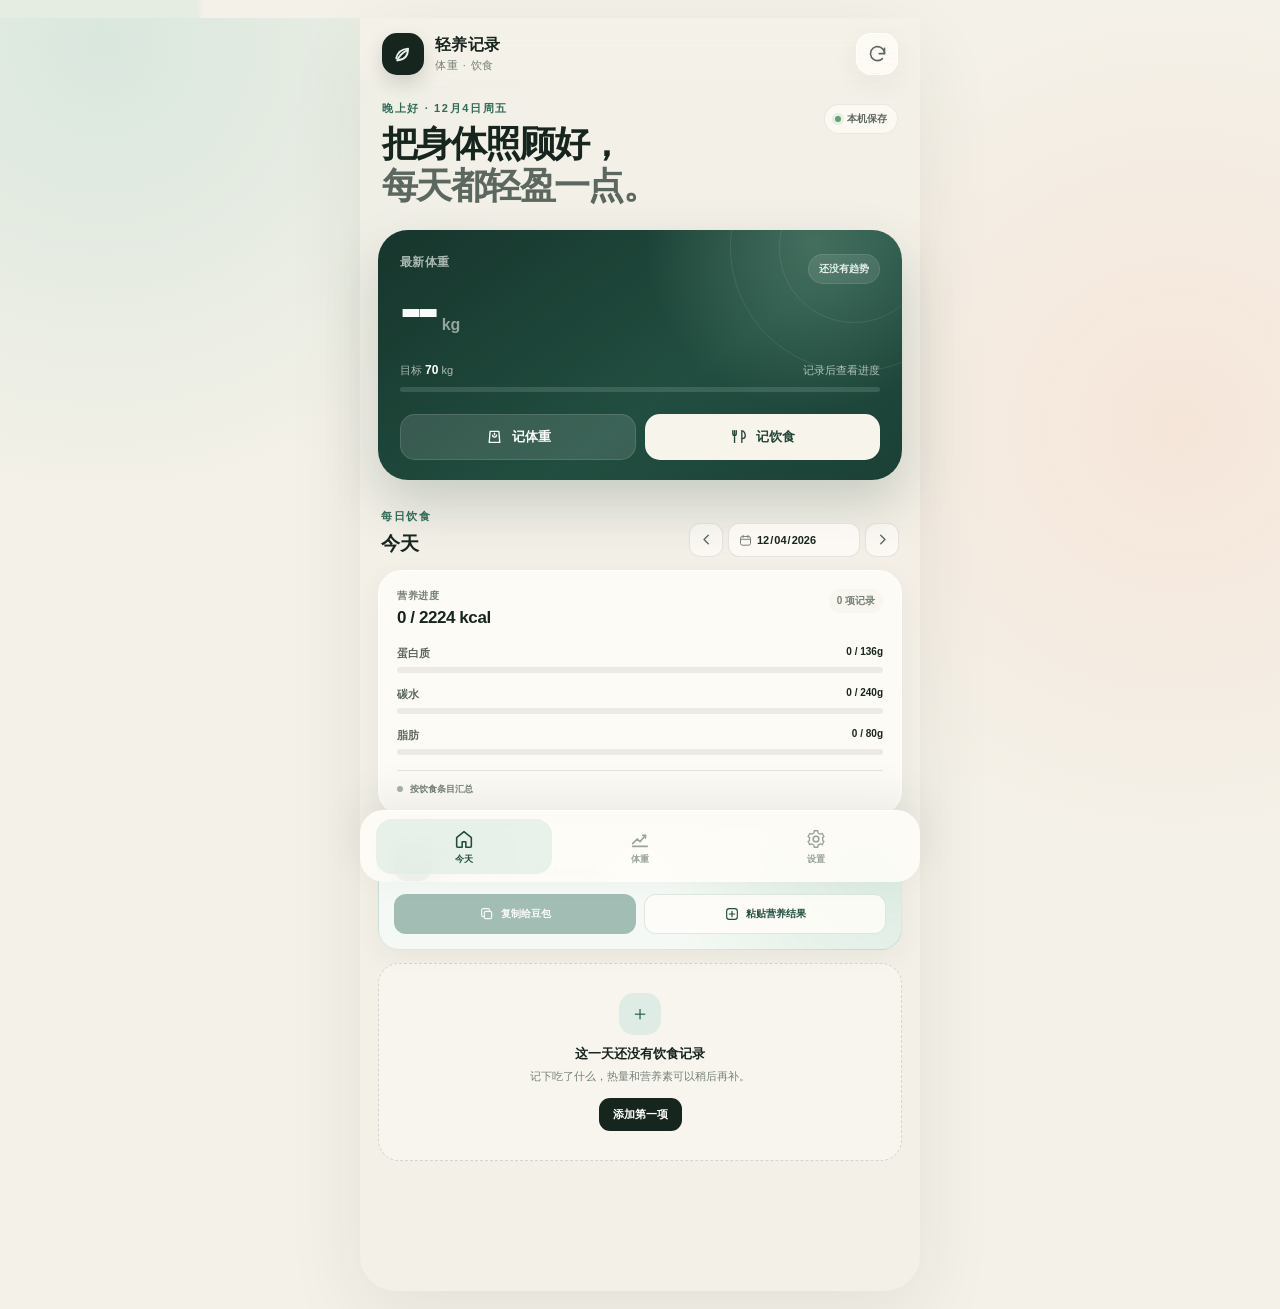
<file: health/index.html>
<!doctype html>
<html lang="zh-CN">
<head>
  <meta charset="UTF-8">
  <meta name="viewport" content="width=device-width, initial-scale=1, viewport-fit=cover">
  <meta name="theme-color" content="#f4f1e8">
  <meta name="description" content="简单记录体重和每日饮食的个人健康页面。">
  <meta name="apple-mobile-web-app-capable" content="yes">
  <meta name="apple-mobile-web-app-status-bar-style" content="default">
  <meta name="apple-mobile-web-app-title" content="轻养记录">
  <title>轻养记录</title>
  <link rel="manifest" href="./manifest.webmanifest">
  <link rel="icon" href="./icons/icon.svg" type="image/svg+xml">
  <link rel="apple-touch-icon" href="./icons/icon-192.png">
  <link rel="stylesheet" href="./styles.css">
</head>
<body>
  <div class="ambient ambient-one"></div>
  <div class="ambient ambient-two"></div>

  <div class="app-shell">
    <header class="topbar">
      <a class="brand" href="#today" aria-label="轻养记录首页">
        <span class="brand-mark" aria-hidden="true">
          <svg viewBox="0 0 32 32" fill="none">
            <path d="M8.2 20.8c1.8-7 5.9-10.4 13.6-10.9-.1 7.7-3.8 12.6-11.5 13.2" stroke="currentColor" stroke-width="2.1" stroke-linecap="round" stroke-linejoin="round"/>
            <path d="M9.3 23.4c2.5-5.4 6.2-9.1 11.3-11.5" stroke="currentColor" stroke-width="2.1" stroke-linecap="round"/>
          </svg>
        </span>
        <span class="brand-copy">
          <strong>轻养记录</strong>
          <small>体重 · 饮食</small>
        </span>
      </a>
      <button class="icon-button" id="quickUpdateButton" type="button" aria-label="检查更新" title="检查更新">
        <svg viewBox="0 0 24 24" fill="none" aria-hidden="true">
          <path d="M20 11a8 8 0 1 0-2.35 5.65" stroke="currentColor" stroke-width="1.8" stroke-linecap="round"/>
          <path d="M20 5v6h-6" stroke="currentColor" stroke-width="1.8" stroke-linecap="round" stroke-linejoin="round"/>
        </svg>
      </button>
    </header>

    <main>
      <section class="view is-active" id="todayView" data-view-panel="today">
        <div class="greeting">
          <div>
            <p class="eyebrow" id="greetingText">今天</p>
            <h1>把身体照顾好，<br><span>每天都轻盈一点。</span></h1>
          </div>
          <span class="local-badge"><i></i>本机保存</span>
        </div>

        <article class="hero-card">
          <div class="hero-orbit hero-orbit-one"></div>
          <div class="hero-orbit hero-orbit-two"></div>
          <div class="hero-top">
            <div>
              <p class="hero-label">最新体重</p>
              <div class="hero-weight"><span id="latestWeight">--</span><small>kg</small></div>
            </div>
            <span class="trend-chip is-neutral" id="latestTrend">还没有趋势</span>
          </div>

          <div class="goal-meta">
            <span>目标 <strong id="goalWeightText">70</strong> kg</span>
            <span id="remainingText">记录后查看进度</span>
          </div>
          <div class="progress-track" aria-hidden="true">
            <div class="progress-fill" id="goalProgress"></div>
          </div>

          <div class="hero-actions">
            <button class="hero-action" type="button" data-open-weight>
              <svg viewBox="0 0 24 24" fill="none" aria-hidden="true">
                <path d="M6.5 5.5h11l1.2 14h-13.4l1.2-14Z" stroke="currentColor" stroke-width="1.7" stroke-linejoin="round"/>
                <path d="M9.5 10.2a2.5 2.5 0 1 0 5 0" stroke="currentColor" stroke-width="1.7" stroke-linecap="round"/>
                <path d="M12 9.7V7.8" stroke="currentColor" stroke-width="1.7" stroke-linecap="round"/>
              </svg>
              记体重
            </button>
            <button class="hero-action is-light" type="button" data-open-meal>
              <svg viewBox="0 0 24 24" fill="none" aria-hidden="true">
                <path d="M7 4.5v15M4.8 4.5v4.2a2.2 2.2 0 0 0 4.4 0V4.5M16.2 19.5v-15c2.8.7 4.3 3 4.3 6.4 0 2.3-1.3 3.6-3.8 3.6h-.5Z" stroke="currentColor" stroke-width="1.7" stroke-linecap="round" stroke-linejoin="round"/>
              </svg>
              记饮食
            </button>
          </div>
        </article>

        <div class="section-head">
          <div>
            <p class="eyebrow">每日饮食</p>
            <h2 id="dateHeading">今天</h2>
          </div>
          <div class="date-switcher" aria-label="切换记录日期">
            <button class="date-arrow" id="previousDayButton" type="button" aria-label="前一天">
              <svg viewBox="0 0 24 24" fill="none"><path d="m14.5 6-6 6 6 6" stroke="currentColor" stroke-width="1.9" stroke-linecap="round" stroke-linejoin="round"/></svg>
            </button>
            <label class="date-input-wrap">
              <svg viewBox="0 0 24 24" fill="none" aria-hidden="true"><rect x="4" y="5.5" width="16" height="14" rx="3" stroke="currentColor" stroke-width="1.6"/><path d="M8 3.8v3.4M16 3.8v3.4M4 10h16" stroke="currentColor" stroke-width="1.6" stroke-linecap="round"/></svg>
              <input id="dashboardDate" type="date" aria-label="选择饮食记录日期">
            </label>
            <button class="date-arrow" id="nextDayButton" type="button" aria-label="后一天">
              <svg viewBox="0 0 24 24" fill="none"><path d="m9.5 6 6 6-6 6" stroke="currentColor" stroke-width="1.9" stroke-linecap="round" stroke-linejoin="round"/></svg>
            </button>
          </div>
        </div>

        <article class="summary-card">
          <div class="summary-top">
            <div>
              <span class="card-kicker">营养进度</span>
              <strong id="dailyKcalText">0 / 0 kcal</strong>
            </div>
            <span class="summary-count" id="mealCountText">0 项记录</span>
          </div>
          <div class="macro-list">
            <div class="macro-row" data-macro="protein">
              <div class="macro-row-head"><span>蛋白质</span><strong id="proteinText">0 / 0g</strong></div>
              <div class="macro-track"><i id="proteinBar"></i></div>
            </div>
            <div class="macro-row" data-macro="carbs">
              <div class="macro-row-head"><span>碳水</span><strong id="carbsText">0 / 0g</strong></div>
              <div class="macro-track"><i id="carbsBar"></i></div>
            </div>
            <div class="macro-row" data-macro="fat">
              <div class="macro-row-head"><span>脂肪</span><strong id="fatText">0 / 0g</strong></div>
              <div class="macro-track"><i id="fatBar"></i></div>
            </div>
          </div>
          <div class="nutrition-source" id="nutritionSource">
            <span class="source-dot"></span>
            <span id="nutritionSourceText">按饮食条目汇总</span>
          </div>
        </article>

        <article class="sync-card">
          <div class="sync-card-head">
            <span class="sync-icon">AI</span>
            <div>
              <strong>豆包营养同步</strong>
              <p id="syncHint">复制今天的饮食，再把豆包结果粘回来。</p>
            </div>
          </div>
          <div class="sync-actions">
            <button class="sync-button" id="copyDietButton" type="button">
              <svg viewBox="0 0 24 24" fill="none" aria-hidden="true"><rect x="8" y="8" width="11" height="11" rx="2.2" stroke="currentColor" stroke-width="1.7"/><path d="M16 8V6.2A2.2 2.2 0 0 0 13.8 4H6.2A2.2 2.2 0 0 0 4 6.2v7.6A2.2 2.2 0 0 0 6.2 16H8" stroke="currentColor" stroke-width="1.7" stroke-linecap="round"/></svg>
              复制给豆包
            </button>
            <button class="sync-button is-secondary" id="openNutritionImportButton" type="button">
              <svg viewBox="0 0 24 24" fill="none" aria-hidden="true"><path d="M8 12h8M12 8v8" stroke="currentColor" stroke-width="1.8" stroke-linecap="round"/><rect x="4" y="4" width="16" height="16" rx="4" stroke="currentColor" stroke-width="1.7"/></svg>
              粘贴营养结果
            </button>
          </div>
        </article>

        <div class="meal-groups" id="mealGroups"></div>
      </section>

      <section class="view" id="weightView" data-view-panel="weight">
        <div class="page-heading">
          <p class="eyebrow">趋势</p>
          <h1>体重变化</h1>
          <p>看长期趋势，不被单日波动影响。</p>
        </div>

        <div class="stat-grid">
          <article class="stat-card is-dark">
            <span>最新体重</span>
            <strong><b id="weightLatestStat">--</b> kg</strong>
            <small id="weightDateStat">还没有记录</small>
          </article>
          <article class="stat-card">
            <span>距目标</span>
            <strong><b id="weightRemainingStat">--</b> kg</strong>
            <small id="weightGoalStat">目标 70kg</small>
          </article>
        </div>

        <article class="chart-card">
          <div class="card-heading">
            <div>
              <span class="card-kicker">最近记录</span>
              <h2>体重曲线</h2>
            </div>
            <span class="chart-legend"><i></i>目标线</span>
          </div>
          <div class="chart-wrap">
            <svg id="weightChart" viewBox="0 0 360 190" role="img" aria-label="体重趋势图"></svg>
          </div>
        </article>

        <button class="wide-button" type="button" data-open-weight>
          <svg viewBox="0 0 24 24" fill="none" aria-hidden="true"><path d="M12 5v14M5 12h14" stroke="currentColor" stroke-width="1.9" stroke-linecap="round"/></svg>
          记录今天的体重
        </button>

        <div class="section-head is-compact">
          <div>
            <p class="eyebrow">历史</p>
            <h2>全部记录</h2>
          </div>
          <span class="section-note" id="weightRecordCount">0 条</span>
        </div>
        <div class="weight-history" id="weightHistory"></div>
      </section>

      <section class="view" id="settingsView" data-view-panel="settings">
        <div class="page-heading">
          <p class="eyebrow">个人设置</p>
          <h1>目标与数据</h1>
          <p>调整后会自动重新计算每日营养目标。</p>
        </div>

        <form class="settings-card" id="settingsForm">
          <div class="card-heading">
            <div>
              <span class="card-kicker">体重目标</span>
              <h2>减重计划</h2>
            </div>
          </div>
          <div class="form-grid two-columns">
            <label class="field">
              <span>起始体重</span>
              <div class="input-with-unit"><input id="settingStartWeight" type="number" min="30" max="250" step="0.1" required><em>kg</em></div>
            </label>
            <label class="field">
              <span>目标体重</span>
              <div class="input-with-unit"><input id="settingGoalWeight" type="number" min="30" max="250" step="0.1" required><em>kg</em></div>
            </label>
          </div>
          <label class="field">
            <span>目标日期</span>
            <input id="settingTargetDate" type="date" required>
          </label>

          <div class="settings-divider"></div>
          <div class="card-heading">
            <div>
              <span class="card-kicker">营养比例</span>
              <h2>每公斤体重</h2>
            </div>
          </div>
          <div class="form-grid three-columns">
            <label class="field">
              <span>碳水</span>
              <div class="input-with-unit"><input id="settingCarbsRatio" type="number" min="0" max="10" step="0.1" required><em>g/kg</em></div>
            </label>
            <label class="field">
              <span>蛋白质</span>
              <div class="input-with-unit"><input id="settingProteinRatio" type="number" min="0" max="5" step="0.1" required><em>g/kg</em></div>
            </label>
            <label class="field">
              <span>脂肪</span>
              <div class="input-with-unit"><input id="settingFatRatio" type="number" min="0" max="5" step="0.1" required><em>g/kg</em></div>
            </label>
          </div>
          <button class="primary-button" type="submit">保存目标设置</button>
        </form>

        <div class="settings-list">
          <button class="settings-row" id="installButton" type="button">
            <span class="settings-icon">
              <svg viewBox="0 0 24 24" fill="none"><rect x="6" y="2.8" width="12" height="18.4" rx="3" stroke="currentColor" stroke-width="1.7"/><path d="M10 18.4h4M12 6v7M9.5 10.5 12 13l2.5-2.5" stroke="currentColor" stroke-width="1.7" stroke-linecap="round" stroke-linejoin="round"/></svg>
            </span>
            <span><strong>添加到手机桌面</strong><small>像 App 一样一键打开</small></span>
            <svg class="row-chevron" viewBox="0 0 24 24" fill="none"><path d="m9 5 7 7-7 7" stroke="currentColor" stroke-width="1.8" stroke-linecap="round" stroke-linejoin="round"/></svg>
          </button>
          <button class="settings-row" id="settingsUpdateButton" type="button">
            <span class="settings-icon">
              <svg viewBox="0 0 24 24" fill="none"><path d="M20 11a8 8 0 1 0-2.35 5.65" stroke="currentColor" stroke-width="1.8" stroke-linecap="round"/><path d="M20 5v6h-6" stroke="currentColor" stroke-width="1.8" stroke-linecap="round" stroke-linejoin="round"/></svg>
            </span>
            <span><strong>一键检查更新</strong><small>保留记录，刷新到最新页面</small></span>
            <svg class="row-chevron" viewBox="0 0 24 24" fill="none"><path d="m9 5 7 7-7 7" stroke="currentColor" stroke-width="1.8" stroke-linecap="round" stroke-linejoin="round"/></svg>
          </button>
          <button class="settings-row" id="exportButton" type="button">
            <span class="settings-icon">
              <svg viewBox="0 0 24 24" fill="none"><path d="M12 3v12M8 7l4-4 4 4M5 14v4.2A2.8 2.8 0 0 0 7.8 21h8.4a2.8 2.8 0 0 0 2.8-2.8V14" stroke="currentColor" stroke-width="1.7" stroke-linecap="round" stroke-linejoin="round"/></svg>
            </span>
            <span><strong>导出备份</strong><small>下载 JSON 文件保存记录</small></span>
            <svg class="row-chevron" viewBox="0 0 24 24" fill="none"><path d="m9 5 7 7-7 7" stroke="currentColor" stroke-width="1.8" stroke-linecap="round" stroke-linejoin="round"/></svg>
          </button>
          <button class="settings-row" id="importButton" type="button">
            <span class="settings-icon">
              <svg viewBox="0 0 24 24" fill="none"><path d="M12 21V9M8 17l4 4 4-4M5 10V5.8A2.8 2.8 0 0 1 7.8 3h8.4A2.8 2.8 0 0 1 19 5.8V10" stroke="currentColor" stroke-width="1.7" stroke-linecap="round" stroke-linejoin="round"/></svg>
            </span>
            <span><strong>导入备份</strong><small>从 JSON 文件恢复记录</small></span>
            <svg class="row-chevron" viewBox="0 0 24 24" fill="none"><path d="m9 5 7 7-7 7" stroke="currentColor" stroke-width="1.8" stroke-linecap="round" stroke-linejoin="round"/></svg>
          </button>
          <input id="importFileInput" type="file" accept="application/json,.json" hidden>
        </div>

        <div class="privacy-card">
          <span class="privacy-mark">本机</span>
          <div>
            <strong>记录只保存在这台设备</strong>
            <p>不会上传到服务器。更换浏览器、清理网站数据或换设备前，请先导出备份。</p>
          </div>
        </div>

        <button class="danger-button" id="clearDataButton" type="button">清空全部记录</button>
        <p class="app-version">轻养记录 · v1.1</p>
      </section>
    </main>

    <nav class="bottom-nav" aria-label="主导航">
      <button class="nav-item is-active" type="button" data-view-target="today">
        <svg viewBox="0 0 24 24" fill="none"><path d="M4 10.5 12 4l8 6.5V20a1 1 0 0 1-1 1h-5v-6H10v6H5a1 1 0 0 1-1-1v-9.5Z" stroke="currentColor" stroke-width="1.7" stroke-linejoin="round"/></svg>
        <span>今天</span>
      </button>
      <button class="nav-item" type="button" data-view-target="weight">
        <svg viewBox="0 0 24 24" fill="none"><path d="m4 17 5-5 3 3 6-7" stroke="currentColor" stroke-width="1.8" stroke-linecap="round" stroke-linejoin="round"/><path d="M15 8h3v3" stroke="currentColor" stroke-width="1.8" stroke-linecap="round" stroke-linejoin="round"/><path d="M4 20h16" stroke="currentColor" stroke-width="1.8" stroke-linecap="round"/></svg>
        <span>体重</span>
      </button>
      <button class="nav-item" type="button" data-view-target="settings">
        <svg viewBox="0 0 24 24" fill="none"><circle cx="12" cy="12" r="3.1" stroke="currentColor" stroke-width="1.7"/><path d="M19.2 13.5a7.7 7.7 0 0 0 0-3l1.5-1.2-2-3.4-1.9.8a8 8 0 0 0-2.6-1.5L14 3h-4l-.3 2.2a8 8 0 0 0-2.4 1.5l-2-.8-2 3.4 1.7 1.2a7.7 7.7 0 0 0 0 3L3.3 14.7l2 3.4 2-.8a8 8 0 0 0 2.4 1.5L10 21h4l.2-2.2a8 8 0 0 0 2.6-1.5l1.9.8 2-3.4-1.5-1.2Z" stroke="currentColor" stroke-width="1.45" stroke-linejoin="round"/></svg>
        <span>设置</span>
      </button>
    </nav>
  </div>

  <div class="modal" id="weightModal" aria-hidden="true">
    <button class="modal-backdrop" type="button" data-close-modal aria-label="关闭"></button>
    <div class="sheet" role="dialog" aria-modal="true" aria-labelledby="weightModalTitle">
      <div class="sheet-grabber"></div>
      <div class="sheet-heading">
        <div><p class="eyebrow">体重记录</p><h2 id="weightModalTitle">记录一次体重</h2></div>
        <button class="close-button" type="button" data-close-modal aria-label="关闭">
          <svg viewBox="0 0 24 24" fill="none"><path d="m6 6 12 12M18 6 6 18" stroke="currentColor" stroke-width="1.9" stroke-linecap="round"/></svg>
        </button>
      </div>
      <form id="weightForm">
        <label class="field">
          <span>日期</span>
          <input id="weightDateInput" type="date" required>
        </label>
        <label class="field is-emphasis">
          <span>体重</span>
          <div class="large-input-with-unit"><input id="weightValueInput" type="number" inputmode="decimal" min="30" max="250" step="0.1" placeholder="80.0" required><em>kg</em></div>
        </label>
        <label class="field">
          <span>备注 <small>可选</small></span>
          <input id="weightNoteInput" type="text" maxlength="60" placeholder="例如：早晨空腹">
        </label>
        <button class="primary-button" type="submit">保存体重</button>
      </form>
    </div>
  </div>

  <div class="modal" id="mealModal" aria-hidden="true">
    <button class="modal-backdrop" type="button" data-close-modal aria-label="关闭"></button>
    <div class="sheet" role="dialog" aria-modal="true" aria-labelledby="mealModalTitle">
      <div class="sheet-grabber"></div>
      <div class="sheet-heading">
        <div><p class="eyebrow">饮食记录</p><h2 id="mealModalTitle">今天吃了什么？</h2></div>
        <button class="close-button" type="button" data-close-modal aria-label="关闭">
          <svg viewBox="0 0 24 24" fill="none"><path d="m6 6 12 12M18 6 6 18" stroke="currentColor" stroke-width="1.9" stroke-linecap="round"/></svg>
        </button>
      </div>
      <form id="mealForm">
        <label class="field">
          <span>日期</span>
          <input id="mealDateInput" type="date" required>
        </label>
        <fieldset class="meal-type-field">
          <legend>餐次</legend>
          <div class="meal-type-options">
            <label><input type="radio" name="mealType" value="早餐" checked><span>早餐</span></label>
            <label><input type="radio" name="mealType" value="午餐"><span>午餐</span></label>
            <label><input type="radio" name="mealType" value="晚餐"><span>晚餐</span></label>
            <label><input type="radio" name="mealType" value="加餐"><span>加餐</span></label>
          </div>
        </fieldset>
        <label class="field">
          <span>食物内容</span>
          <textarea id="mealFoodInput" rows="3" maxlength="300" placeholder="例如：鸡胸肉300g、生米280g、鸡蛋3个、青椒6个" required></textarea>
        </label>
        <details class="nutrition-details" id="nutritionDetails">
          <summary>填写热量和营养素 <span>可选</span></summary>
          <div class="nutrition-grid">
            <label class="field"><span>热量</span><div class="input-with-unit"><input id="mealKcalInput" type="number" min="0" step="1" inputmode="numeric" placeholder="0"><em>kcal</em></div></label>
            <label class="field"><span>蛋白质</span><div class="input-with-unit"><input id="mealProteinInput" type="number" min="0" step="0.1" inputmode="decimal" placeholder="0"><em>g</em></div></label>
            <label class="field"><span>碳水</span><div class="input-with-unit"><input id="mealCarbsInput" type="number" min="0" step="0.1" inputmode="decimal" placeholder="0"><em>g</em></div></label>
            <label class="field"><span>脂肪</span><div class="input-with-unit"><input id="mealFatInput" type="number" min="0" step="0.1" inputmode="decimal" placeholder="0"><em>g</em></div></label>
          </div>
        </details>
        <button class="primary-button" type="submit">添加到饮食记录</button>
      </form>
    </div>
  </div>

  <div class="modal" id="nutritionModal" aria-hidden="true">
    <button class="modal-backdrop" type="button" data-close-modal aria-label="关闭"></button>
    <div class="sheet" role="dialog" aria-modal="true" aria-labelledby="nutritionModalTitle">
      <div class="sheet-grabber"></div>
      <div class="sheet-heading">
        <div><p class="eyebrow">自动识别</p><h2 id="nutritionModalTitle">粘贴豆包营养结果</h2></div>
        <button class="close-button" type="button" data-close-modal aria-label="关闭">
          <svg viewBox="0 0 24 24" fill="none"><path d="m6 6 12 12M18 6 6 18" stroke="currentColor" stroke-width="1.9" stroke-linecap="round"/></svg>
        </button>
      </div>
      <form id="nutritionForm">
        <p class="sheet-description">把豆包返回的内容整段粘贴进来。页面会自动寻找“热量、蛋白质、碳水、脂肪”，识别后也可以手动修正。</p>
        <label class="field">
          <span>营养结果</span>
          <textarea id="nutritionTextInput" rows="8" maxlength="5000" placeholder="例如：&#10;总热量：2238 kcal&#10;蛋白质：139 g&#10;碳水：245 g&#10;脂肪：78 g"></textarea>
        </label>
        <p class="parse-status" id="nutritionParseStatus">等待粘贴内容</p>
        <div class="nutrition-preview">
          <label class="field"><span>热量</span><div class="input-with-unit"><input id="nutritionKcalInput" type="number" min="0" step="1" inputmode="decimal" placeholder="0"><em>kcal</em></div></label>
          <label class="field"><span>蛋白质</span><div class="input-with-unit"><input id="nutritionProteinInput" type="number" min="0" step="0.1" inputmode="decimal" placeholder="0"><em>g</em></div></label>
          <label class="field"><span>碳水</span><div class="input-with-unit"><input id="nutritionCarbsInput" type="number" min="0" step="0.1" inputmode="decimal" placeholder="0"><em>g</em></div></label>
          <label class="field"><span>脂肪</span><div class="input-with-unit"><input id="nutritionFatInput" type="number" min="0" step="0.1" inputmode="decimal" placeholder="0"><em>g</em></div></label>
        </div>
        <button class="primary-button" type="submit">保存并自动显示</button>
      </form>
    </div>
  </div>

  <div class="toast" id="toast" role="status" aria-live="polite"></div>
  <script src="./app.js" defer></script>
</body>
</html>
</file>
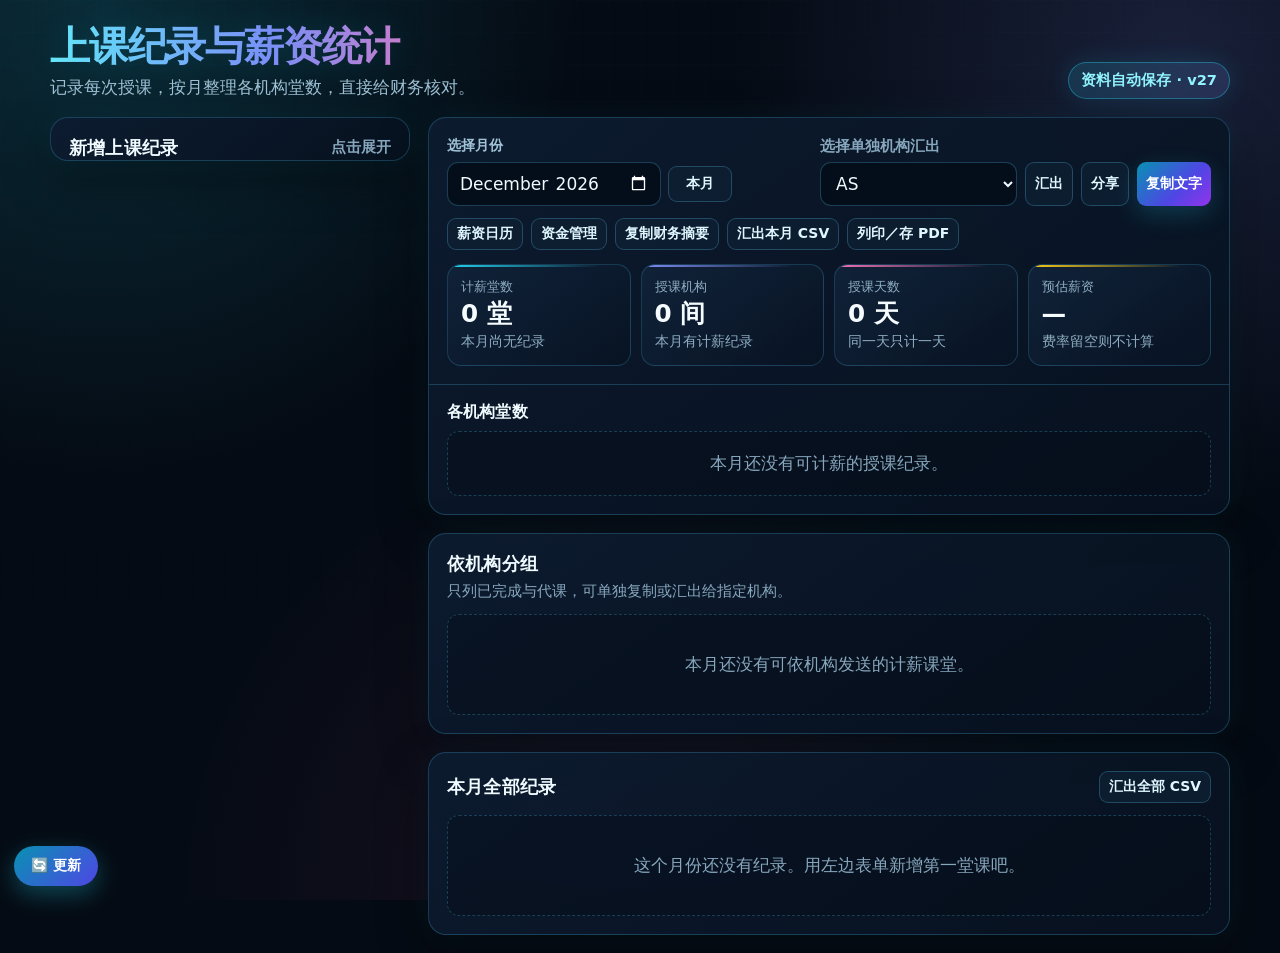
<file: ledger/index.html>
<!doctype html>
<html lang="zh-Hans">
<head>
<meta charset="utf-8">
<meta name="viewport" content="width=device-width, initial-scale=1, viewport-fit=cover">
<meta name="theme-color" content="#0f766e">
<meta name="mobile-web-app-capable" content="yes">
<meta name="apple-mobile-web-app-capable" content="yes">
<meta name="apple-mobile-web-app-status-bar-style" content="default">
<meta name="apple-mobile-web-app-title" content="上课纪录">
<link rel="manifest" href="./ledger-manifest.json">
<link rel="apple-touch-icon" href="./icon-192.png">
<title>上课纪录与薪资统计</title>
<style>
:root{
  color-scheme:light;
  --bg:#f4f7f6; --surface:#ffffff; --surface-2:#f8faf9; --text:#132a2a; --muted:#61706f;
  --line:#d9e2e0; --primary:#0f766e; --primary-dark:#0b5e58; --accent:#e7f4f1;
  --danger:#b42318; --warning:#9a6700; --success:#067647; --shadow:0 8px 28px rgba(28,55,52,.08);
}
*{box-sizing:border-box}
html{font-size:17px}html,body{margin:0;min-height:100%;background:var(--bg);color:var(--text)}
body{font-family:system-ui,-apple-system,"Segoe UI","Noto Sans TC","Microsoft JhengHei",sans-serif;padding:18px}
button,input,select,textarea{font:inherit}
button{cursor:pointer}
.wrap{max-width:1180px;margin:0 auto}
.mobile-nav{display:none}
.entry-summary{list-style:none;cursor:pointer}.entry-summary::-webkit-details-marker{display:none}.entry-toggle-hint{color:var(--muted);font-size:.86rem;font-weight:700;margin-left:auto}.entry-card[open] .entry-toggle-hint{visibility:hidden}
.hero{display:flex;align-items:flex-end;justify-content:space-between;gap:18px;margin:6px 0 18px}
.hero h1{font-size:clamp(1.55rem,4vw,2.35rem);line-height:1.15;margin:0 0 6px;letter-spacing:-.03em}
.hero p{margin:0;color:var(--muted)}
.hero-badge{white-space:nowrap;background:var(--accent);color:var(--primary-dark);border:1px solid #bae1da;border-radius:999px;padding:8px 12px;font-size:.86rem;font-weight:700}
.grid{display:grid;grid-template-columns:minmax(280px,360px) minmax(0,1fr);gap:18px;align-items:start}
.card{background:var(--surface);border:1px solid var(--line);border-radius:18px;box-shadow:var(--shadow)}
.card-head{display:flex;align-items:center;justify-content:space-between;gap:10px;padding:18px 18px 0}
.card-head h2{font-size:1.05rem;margin:0}
.card-body{padding:18px}
.form-grid{display:grid;grid-template-columns:1fr 1fr;gap:12px}
.field{display:grid;gap:6px}.field.full{grid-column:1/-1}
label{font-size:.84rem;color:var(--muted);font-weight:650}
input,select,textarea{width:100%;border:1px solid var(--line);border-radius:11px;background:#fff;color:var(--text);padding:10px 11px;outline:none;transition:.18s border-color,.18s box-shadow}
input:focus,select:focus,textarea:focus{border-color:var(--primary);box-shadow:0 0 0 3px rgba(15,118,110,.12)}
textarea{resize:vertical;min-height:74px}
.actions{display:flex;flex-wrap:wrap;gap:8px;margin-top:14px}
.btn{display:inline-flex;align-items:center;justify-content:center;gap:6px;border:1px solid var(--line);background:#fff;color:var(--text);border-radius:11px;padding:9px 13px;font-weight:700;text-decoration:none}
.btn:hover{background:var(--surface-2)}
.btn-primary{background:var(--primary);border-color:var(--primary);color:#fff}.btn-primary:hover{background:var(--primary-dark)}
.btn-danger{color:var(--danger);border-color:#f2c8c4}
.btn-small{padding:6px 9px;border-radius:9px;font-size:.82rem}
.text-small{font-size:.87rem;line-height:1.5}.helper{margin:10px 0 0;color:var(--muted);font-size:.84rem;line-height:1.6}
.advanced{margin-top:13px;border-top:1px solid var(--line);padding-top:12px}.advanced summary{cursor:pointer;color:var(--muted);font-size:.84rem;font-weight:700}.advanced .form-grid{margin-top:12px}
.rate-settings-list{display:grid;gap:10px;margin-top:12px}.rate-row{display:grid;grid-template-columns:minmax(0,1fr) 120px 130px;align-items:center;gap:10px}.rate-row label{font-size:.92rem;color:var(--text);font-weight:750}.rate-row input{text-align:right}.payday-field{display:grid;grid-template-columns:auto minmax(0,1fr) auto;align-items:center;gap:5px;color:var(--muted);font-size:.86rem}.payday-field input{text-align:center}.export-picker{display:grid;gap:6px;min-width:min(100%,360px)}.export-picker label{font-size:.86rem;font-weight:700;color:var(--muted)}.export-picker-row{display:grid;grid-template-columns:minmax(150px,1fr) auto auto auto;gap:8px}.export-picker-row select{min-width:0}
.summary-top{display:flex;flex-wrap:wrap;align-items:end;justify-content:space-between;gap:12px;padding:18px 18px 0}
.month-control{display:grid;gap:7px;min-width:230px}.month-switch{display:grid;grid-template-columns:minmax(150px,1fr) auto;gap:7px;align-items:center}.month-switch .btn{min-width:64px;padding:.45rem .7rem}
.metrics{display:grid;grid-template-columns:repeat(4,minmax(0,1fr));gap:10px;padding:14px 18px 18px}
.metric{border:1px solid var(--line);background:linear-gradient(180deg,#fff,#fafcfb);border-radius:14px;padding:13px}
.metric span{display:block;color:var(--muted);font-size:.78rem;margin-bottom:6px}
.metric strong{font-size:1.45rem;line-height:1}
.metric small{display:block;color:var(--muted);font-size:.81rem;margin-top:5px;line-height:1.45}
.institution-box{border-top:1px solid var(--line);padding:0 18px 18px}
.institution-box h3{font-size:.95rem;margin:16px 0 8px}
.group-list{display:grid;gap:12px}
.institution-group{border:1px solid var(--line);border-radius:14px;background:#fff;overflow:hidden}
.institution-group summary{list-style:none;display:flex;align-items:center;justify-content:space-between;gap:14px;padding:14px 15px;cursor:pointer;background:linear-gradient(180deg,#fff,#fafcfb)}
.institution-group summary::-webkit-details-marker{display:none}
.institution-group summary::after{content:"▾";color:var(--muted);font-size:.8rem;transition:transform .18s}
.institution-group[open] summary::after{transform:rotate(180deg)}
.group-head{min-width:0}.group-head strong{display:block;font-size:1.06rem}.group-head span{display:block;color:var(--muted);font-size:.84rem;margin-top:4px}
.group-total{text-align:right;white-space:nowrap;font-weight:800;margin-left:auto}.group-total span{display:block;color:var(--muted);font-size:.75rem;font-weight:600;margin-top:3px}
.group-body{border-top:1px solid var(--line);padding:0 14px 14px}
.group-record{display:grid;grid-template-columns:92px minmax(0,1fr) auto;gap:10px;align-items:start;padding:11px 0;border-bottom:1px solid var(--line)}
.group-record-date{font-weight:750;font-variant-numeric:tabular-nums}.group-record-main{min-width:0}.group-record-main strong{display:block}.group-record-main span{display:block;color:var(--muted);font-size:.84rem;margin-top:4px;line-height:1.5}.group-record-count{font-weight:800;white-space:nowrap}.group-record-count span{display:block;color:var(--muted);font-size:.8rem;font-weight:600;text-align:right;margin-top:4px}
.group-actions{display:flex;flex-wrap:wrap;gap:8px;padding-top:13px}
.group-record-actions{display:flex;gap:6px;justify-content:flex-end;grid-column:1/-1;padding-top:3px}
.table-wrap{overflow:auto;border:1px solid var(--line);border-radius:12px}
table{width:100%;border-collapse:collapse;min-width:620px;background:#fff}
th,td{text-align:left;border-bottom:1px solid var(--line);padding:10px 11px;vertical-align:top}
th{background:var(--surface-2);font-size:.86rem;color:var(--muted);position:sticky;top:0}
td{font-size:.95rem}
tbody tr:last-child td{border-bottom:0}
.num{text-align:right;font-variant-numeric:tabular-nums;white-space:nowrap}
.status{display:inline-block;border-radius:999px;padding:3px 8px;font-size:.8rem;font-weight:750;background:var(--accent);color:var(--primary-dark);white-space:nowrap}
.status.substitute{background:#fff4e5;color:#8a4b00}.status.cancelled,.status.leave,.status.absent{background:#f4f5f5;color:#66706f}
.records-head{display:flex;align-items:center;justify-content:space-between;gap:12px;padding:18px 18px 12px}
.records-head h2{font-size:1.05rem;margin:0}
.records-wrap{padding:0 18px 18px}
.record-table{min-width:820px}.record-table td:last-child{white-space:nowrap}
.empty{padding:38px 18px;text-align:center;color:var(--muted);border:1px dashed var(--line);border-radius:12px}
.toast{position:fixed;right:20px;bottom:20px;background:#123b37;color:#fff;padding:11px 14px;border-radius:11px;box-shadow:0 12px 30px rgba(0,0,0,.22);opacity:0;transform:translateY(8px);pointer-events:none;transition:.2s;z-index:10}
.toast.show{opacity:1;transform:translateY(0)}
details.help{margin-top:14px;color:var(--muted);font-size:.84rem}
details.help summary{cursor:pointer;font-weight:700;color:var(--text)}
details.help p{line-height:1.65;margin:8px 0 0}
.print-only{display:none}
@media(max-width:900px){.grid{grid-template-columns:1fr}.metrics{grid-template-columns:repeat(2,minmax(0,1fr))}}
@media(max-width:700px){
  .mobile-nav{display:grid;grid-template-columns:repeat(2,minmax(0,1fr));gap:6px;position:sticky;top:0;z-index:9;margin:0 0 12px;padding:6px;background:rgba(244,247,246,.94);backdrop-filter:blur(10px);border:1px solid var(--line);border-radius:14px}
  .mobile-nav a{display:flex;align-items:center;justify-content:center;min-height:46px;border-radius:10px;background:#fff;border:1px solid var(--line);color:var(--text);text-decoration:none;font-size:.95rem;font-weight:750}
  .mobile-nav a:first-child{background:var(--primary);border-color:var(--primary);color:#fff}
  .table-wrap{border:0;overflow:visible}
  #institution-summary table,#records-table table{display:block;min-width:0;width:100%}
  #institution-summary thead,#records-table thead{display:none}
  #institution-summary tbody,#records-table tbody{display:block;width:100%}
  #institution-summary tr,#records-table tr{display:block;margin:0 0 10px;padding:10px 12px;border:1px solid var(--line);border-radius:13px;background:#fff}
  #institution-summary td,#records-table td{display:flex;align-items:flex-start;justify-content:space-between;gap:14px;width:100%;padding:6px 0;border:0;text-align:right}
  #institution-summary td::before,#records-table td::before{content:attr(data-label);color:var(--muted);font-size:.86rem;font-weight:700;text-align:left;flex:0 0 auto}
  #records-table td:last-child{justify-content:space-between;padding-top:10px;border-top:1px dashed var(--line)}
  #records-table td:last-child .btn{margin-right:5px}}
@media(max-width:560px){
  body{padding:10px}.hero{align-items:flex-start;flex-direction:column;gap:10px;margin-bottom:12px}.hero-badge{white-space:normal}
  .card{border-radius:15px}.form-grid{grid-template-columns:1fr}.field.full{grid-column:auto}
  input,select,textarea,.btn{min-height:44px}.metrics{padding:12px}.metric strong{font-size:1.25rem}.institution-box,.records-wrap{padding-left:12px;padding-right:12px}
  .summary-top,.records-head{padding-left:12px;padding-right:12px}.actions .btn,.group-actions .btn{flex:1 1 100%;width:100%}
  .group-record{grid-template-columns:1fr auto;gap:7px}.group-record-date{grid-column:1/-1}.group-record-main{grid-column:1}.group-record-count{grid-column:2;grid-row:2}
  .export-picker{min-width:100%}.export-picker-row{grid-template-columns:repeat(3,minmax(0,1fr))}.export-picker-row select{grid-column:1/-1}.rate-row{grid-template-columns:1fr 1fr;gap:8px}.rate-row label{grid-column:1/-1}.rate-row input{width:100%}
  .toast{left:12px;right:12px;bottom:12px;text-align:center}
}@media(max-width:360px){.metrics{grid-template-columns:1fr}.mobile-nav{grid-template-columns:1fr 1fr}.mobile-nav a:last-child{grid-column:1/-1}}
/* FUTURE_THEME_START */
:root{
  color-scheme:dark;
  --bg:#050b14; --surface:rgba(10,22,38,.94); --surface-2:rgba(16,32,52,.88);
  --text:#edf9ff; --muted:#87a7bd; --line:rgba(83,210,255,.22);
  --primary:#22d3ee; --primary-dark:#0891b2; --accent:rgba(34,211,238,.13);
  --danger:#ff5d7d; --success:#36e6a7;
  --shadow:0 18px 50px rgba(0,0,0,.4),0 0 32px rgba(34,211,238,.07);
}
body{
  isolation:isolate;
  background:
    radial-gradient(circle at 8% 0%,rgba(34,211,238,.17),transparent 32%),
    radial-gradient(circle at 92% 7%,rgba(129,140,248,.16),transparent 31%),
    radial-gradient(circle at 50% 100%,rgba(236,72,153,.09),transparent 42%),
    #050b14;
  background-attachment:fixed;
  color:var(--text);
}
body::before{
  content:"";position:fixed;inset:0;z-index:0;pointer-events:none;opacity:.22;
  background-image:linear-gradient(rgba(62,189,248,.1) 1px,transparent 1px),linear-gradient(90deg,rgba(62,189,248,.1) 1px,transparent 1px);
  background-size:32px 32px;
  mask-image:linear-gradient(to bottom,rgba(0,0,0,.75),transparent 88%);
}
.wrap{position:relative;z-index:1}
.hero h1{background:linear-gradient(92deg,#67e8f9 0%,#818cf8 52%,#f472b6 100%);background-clip:text;-webkit-background-clip:text;color:transparent;text-shadow:0 0 34px rgba(34,211,238,.17)}
.hero p{color:#9fc2d6}
.hero-badge{background:linear-gradient(135deg,rgba(34,211,238,.16),rgba(129,140,248,.17));border-color:rgba(34,211,238,.38);color:#92f4ff;box-shadow:0 0 24px rgba(34,211,238,.14);animation:ledgerPulse 3.4s ease-in-out infinite}
@keyframes ledgerPulse{0%,100%{box-shadow:0 0 18px rgba(34,211,238,.12)}50%{box-shadow:0 0 30px rgba(129,140,248,.24)}}
.card{background:linear-gradient(145deg,rgba(13,28,48,.95),rgba(7,17,31,.95));border-color:rgba(75,190,240,.24);box-shadow:var(--shadow);backdrop-filter:blur(14px)}
.card-head h2,.records-head h2,.institution-box h3{color:#effbff;letter-spacing:.01em}
.btn{background:rgba(14,31,51,.88);border-color:rgba(91,194,235,.27);color:#dff7ff}
.btn:hover{background:rgba(27,52,78,.92);border-color:rgba(34,211,238,.62)}
.btn-primary{background:linear-gradient(135deg,#0891b2 0%,#4f46e5 60%,#9333ea 100%);border:none;color:#fff;box-shadow:0 8px 24px rgba(34,211,238,.2)}
.btn-primary:hover{background:linear-gradient(135deg,#06b6d4 0%,#6366f1 60%,#a855f7 100%);box-shadow:0 10px 30px rgba(99,102,241,.3)}
.btn-danger{color:#ff8aa2;border-color:rgba(255,93,125,.42);background:rgba(80,18,38,.28)}
input,select,textarea{background:rgba(4,13,25,.84);border-color:rgba(83,190,235,.28);color:#f0fbff;color-scheme:dark}
input::placeholder,textarea::placeholder{color:#5f8198}
input:focus,select:focus,textarea:focus{border-color:#22d3ee;box-shadow:0 0 0 3px rgba(34,211,238,.15),0 0 22px rgba(34,211,238,.08)}
option{background:#0b1828;color:#eefaff}
label{color:#9fc2d6}
.helper,details.help,details.advanced summary{color:#87a7bd}
.metric{position:relative;overflow:hidden;background:linear-gradient(145deg,rgba(17,35,58,.94),rgba(8,19,35,.96));border-color:rgba(83,210,255,.2)}
.metric::after{content:"";position:absolute;left:0;top:0;width:100%;height:2px;background:linear-gradient(90deg,var(--metric-color,#22d3ee),transparent 84%)}
.metric:nth-child(1){--metric-color:#22d3ee}.metric:nth-child(2){--metric-color:#818cf8}.metric:nth-child(3){--metric-color:#f472b6}.metric:nth-child(4){--metric-color:#facc15}
.metric span,.metric small{color:#8faec2}.metric strong{color:#f5fcff}
.table-wrap{border-color:rgba(83,210,255,.22)}
table{background:rgba(5,14,26,.78)}
th{background:rgba(18,38,62,.96);color:#9fd8eb}
td{border-color:rgba(83,210,255,.14)}
tbody tr:hover{background:rgba(34,211,238,.045)}
.status{background:rgba(34,211,238,.14);color:#7deaff;border:1px solid rgba(34,211,238,.18)}
.status.substitute{background:rgba(250,204,21,.14);color:#facc15}
.status.cancelled,.status.leave,.status.absent{background:rgba(148,163,184,.12);color:#a8b8c8}
.institution-group{background:rgba(7,18,33,.9);border-color:rgba(83,210,255,.2)}
.institution-group summary{background:linear-gradient(110deg,rgba(21,43,69,.96),rgba(10,25,44,.96))}
.group-body{border-color:rgba(83,210,255,.16)}
.group-record{border-color:rgba(83,210,255,.13)}
.empty{border-color:rgba(83,210,255,.24);background:rgba(5,14,26,.42)}
.mobile-nav{background:rgba(5,14,26,.9)!important;border-color:rgba(83,210,255,.25)!important;box-shadow:0 12px 32px rgba(0,0,0,.3)}
.mobile-nav a{background:rgba(15,33,54,.92);border-color:rgba(83,210,255,.22);color:#dff7ff}
.mobile-nav a:first-child{background:linear-gradient(135deg,#0891b2,#4f46e5);border-color:transparent;color:#fff}
.toast{background:linear-gradient(135deg,#0e7490,#4f46e5);box-shadow:0 12px 34px rgba(34,211,238,.25)}
#institution-summary tr,#records-table tr{background:linear-gradient(145deg,rgba(12,28,48,.96),rgba(6,16,30,.96));border-color:rgba(83,210,255,.2)}
/* FUTURE_THEME_END */
@media (prefers-reduced-motion: reduce){*{animation:none!important;transition:none!important}}
@media print{
  .print-only{display:block}body{background:#fff!important;color:#000!important}.card,.metric,.institution-group,.table-wrap,table,input,select,textarea{background:#fff!important;color:#000!important;border-color:#bbb!important;box-shadow:none!important}.hero h1{background:none!important;color:#000!important;-webkit-text-fill-color:#000!important}.hero-badge{display:none!important}
  body{padding:0;background:#fff}.wrap{max-width:none}.hero{margin-bottom:12px}
  .entry-card,.records-card,.hero-badge,.no-print{display:none!important}
  .grid{display:block}.card{box-shadow:none;border:0}.summary-card{border:0}
  .metrics{grid-template-columns:repeat(4,1fr)}.card-head,.summary-top{padding-left:0;padding-right:0}
  .metrics,.institution-box{padding-left:0;padding-right:0}.table-wrap{border-color:#aaa}
}
</style>
</head>
<body>
<div class="wrap">
  <header class="hero">
    <div>
      <h1>上课纪录与薪资统计</h1>
      <p>记录每次授课，按月整理各机构堂数，直接给财务核对。</p>
    </div>
    <div class="hero-badge">资料自动保存 · v27</div>
  </header>

  <nav class="mobile-nav no-print" aria-label="快速前往">
    <a href="#entry">＋ 记一课</a>
    <a href="./salary-calendar.html">薪资日历</a>
    <a href="./finance.html">资金管理</a>
    <a href="#summary">统计</a>
    <a href="#groups">机构汇出</a>
  </nav>
  <main class="grid">
    <details class="card entry-card" id="entry">
      <summary class="card-head entry-summary">
        <h2 id="form-title">新增上课纪录</h2>
        <span class="entry-toggle-hint">点击展开</span>
      </summary>
      <div class="card-body">
        <button id="cancel-edit" class="btn btn-small" type="button" hidden style="margin-bottom:10px">取消修改</button>
        <form id="record-form">
          <div class="form-grid">
            <div class="field full">
              <label for="record-date">日期</label>
              <input id="record-date" type="date" required>
            </div>
            <div class="field full">
              <label for="record-institution">机构</label>
              <select id="record-institution" required></select>
            </div>
            <div class="field full">
              <label for="record-course">班级（每个机构目前只有一个）</label>
              <select id="record-course" required></select>
            </div>

            <div class="field">
              <label for="record-count">堂数（同日两节填 2）</label>
              <input id="record-count" type="number" min="0.5" step="0.5" value="1" required>
            </div>
            <div class="field">
              <label for="record-rate">本节薪资（自动带入，可修改）</label>
              <input id="record-rate" type="number" min="0" step="0.01" placeholder="可在机构薪资设定中预填">
            </div>
          </div>
          <details class="advanced">
            <summary>其他选项（通常不用改）</summary>
            <div class="form-grid">
              <div class="field">
                <label for="record-status">状态</label>
                <select id="record-status">
                  <option value="completed">已完成</option>
                  <option value="substitute">代课</option>
                  <option value="planned">待授课（暂不计）</option>
                  <option value="leave">请假</option>
                  <option value="cancelled">取消</option>
                </select>
              </div>
              <div class="field full">
                <label for="record-note">备注</label>
                <textarea id="record-note" placeholder="代课老师、补课、迟到等"></textarea>
              </div>
            </div>
          </details>
          <div class="actions">
            <button class="btn btn-primary" type="submit" id="save-record">储存纪录</button>
            <button class="btn" type="button" id="reset-form">清空表单</button>
          </div>
          <p class="helper">「已完成」和「代课」会计入堂数；同一天两节课请把堂数填 2，不同机构则分开记录。</p>
        </form>
        <details class="advanced rate-settings">
          <summary>机构薪资设定（每节／发薪日）</summary>
          <div id="rate-settings"></div>
          <p class="helper">设定每节薪资与每月发薪日。发薪日只显示在财务资料中，不会出现在微信纯日期文字里。</p>
        </details>
        <details class="help">
          <summary>备份与还原</summary>
          <p>建议每月底按「汇出备份」保存一份 JSON。若要换手机或电脑，可在新装置按「汇入备份」还原全部资料。</p>
          <div class="actions">
            <button class="btn btn-small" type="button" id="export-json">汇出备份</button>
            <label class="btn btn-small">汇入备份<input id="import-json" type="file" accept=".json,application/json" hidden></label>
          </div>
        </details>
      </div>
    </details>

    <div>
      <section class="card summary-card" id="summary">
        <div class="summary-top">
          <div class="month-control">
            <label for="summary-month">选择月份</label>
            <div class="month-switch">
              <input id="summary-month" type="month">
              <button id="month-current" class="btn btn-small" type="button">本月</button>
            </div>
          </div>
          <div class="export-picker no-print">
            <label for="export-institution-select">选择单独机构汇出</label>
            <div class="export-picker-row">
              <select id="export-institution-select"></select>
              <button id="export-selected-csv" class="btn btn-small" type="button">汇出</button>
              <button id="share-selected-csv" class="btn btn-small" type="button">分享</button>
              <button id="copy-selected-dates" class="btn btn-small btn-primary" type="button">复制文字</button>
            </div>
          </div>
          <div class="actions no-print" style="margin:0">
            <a class="btn btn-small" href="./salary-calendar.html">薪资日历</a>
            <a class="btn btn-small" href="./finance.html">资金管理</a>
            <button id="copy-summary" class="btn btn-small" type="button">复制财务摘要</button>
            <button id="export-month-csv" class="btn btn-small" type="button">汇出本月 CSV</button>
            <button id="print-summary" class="btn btn-small" type="button">列印／存 PDF</button>
          </div>
        </div>

        <div class="metrics">
          <div class="metric"><span>计薪堂数</span><strong id="metric-classes">0</strong><small id="metric-classes-note">已完成＋代课</small></div>
          <div class="metric"><span>授课机构</span><strong id="metric-institutions">0</strong><small>本月有计薪纪录</small></div>
          <div class="metric"><span>授课天数</span><strong id="metric-days">0</strong><small>同一天只计一天</small></div>
          <div class="metric"><span>预估薪资</span><strong id="metric-pay">—</strong><small id="metric-pay-note">费率留空则不计算</small></div>
        </div>

        <div class="institution-box">
          <h3>各机构堂数</h3>
          <div id="institution-summary"></div>
        </div>
      </section>

      <section class="card records-card" id="groups" style="margin-top:18px">
        <div class="records-head">
          <div>
            <h2>依机构分组</h2>
            <div class="text-small" style="color:var(--muted);margin-top:4px">只列已完成与代课，可单独复制或汇出给指定机构。</div>
          </div>
        </div>
        <div class="records-wrap">
          <div id="institution-groups"></div>
        </div>
      </section>

      <section class="card records-card" style="margin-top:18px">
        <div class="records-head">
          <h2>本月全部纪录</h2>
          <button id="export-all-csv" class="btn btn-small" type="button">汇出全部 CSV</button>
        </div>
        <div class="records-wrap">
          <div id="records-table"></div>
        </div>
      </section>
    </div>
  </main>
</div>
<div id="toast" class="toast" role="status" aria-live="polite"></div>

<script>
(function () {
  "use strict";

  var STORAGE_KEY = "danceClassLedger.v1";
  var DEFAULT_INSTITUTIONS = ["AS", "西美", "META", "i5", "洋湖实验", "跳动全城（吾悦）", "跳个街舞", "跳动全城（凯德壹）", "谢业", "跳動私教", "PY"];
  var DEFAULT_RATES = { "跳个街舞": 100, "跳动全城（凯德壹）": 120, "跳動私教": 120, "PY": 80 };
  var DEFAULT_PAY_DAYS = {
    "META": 1,
    "AS": 15,
    "西美": 15,
    "谢业": 15,
    "i5": 10,
    "跳动全城（吾悦）": 18,
    "跳动全城（凯德壹）": 18,
    "洋湖实验": 31,
    "跳个街舞": 15,
    "PY": 31,
    "跳動私教": 18
  };
  var INSTITUTION_ALIASES = { "长郡外国语实验": "跳动全城（吾悦）", "長郡外國語實驗": "跳动全城（吾悦）", "洋湖實驗": "洋湖实验", "新私教": "跳動私教" };
  function canonicalInstitutionName(name) { var text = String(name || "").replace(/\s+/g, " ").trim(); return INSTITUTION_ALIASES[text] || text; }
  var COURSE_BY_INSTITUTION = {
    "AS": ["AS"],
    "西美": ["西美"],
    "META": ["META"],
    "i5": ["i5"],
    "洋湖实验": ["洋湖实验"],
    "跳动全城（吾悦）": ["跳动全城（吾悦）"],
    "跳个街舞": ["跳个街舞"],
    "跳动全城（凯德壹）": ["跳动全城（凯德壹）"],
    "谢业": ["谢业"],
    "跳動私教": ["跳動私教"],
    "PY": ["PY"]
  };
  var STATUS_LABELS = {
    completed: "已完成", substitute: "代课", planned: "待授课",
    leave: "请假", cancelled: "取消"
  };
  var PAYABLE_STATUS = { completed: true, substitute: true };
  var state = loadState();
  var editingId = null;

  var el = {
    form: document.getElementById("record-form"),
    formTitle: document.getElementById("form-title"),
    date: document.getElementById("record-date"),
    institution: document.getElementById("record-institution"),
    course: document.getElementById("record-course"),
    count: document.getElementById("record-count"),
    rate: document.getElementById("record-rate"),
    status: document.getElementById("record-status"),
    note: document.getElementById("record-note"),
    cancelEdit: document.getElementById("cancel-edit"),


    month: document.getElementById("summary-month"),
    toast: document.getElementById("toast")
  };

  function todayText() {
    var d = new Date();
    return d.getFullYear() + "-" + pad(d.getMonth() + 1) + "-" + pad(d.getDate());
  }
  function monthText() {
    return todayText().slice(0, 7);
  }
  function pad(value) {
    return String(value).padStart(2, "0");
  }
  function uid() {
    if (window.crypto && typeof window.crypto.randomUUID === "function") return window.crypto.randomUUID();
    return "record-" + Date.now().toString(36) + "-" + Math.random().toString(36).slice(2, 9);
  }
  function numberOrNull(value) {
    if (value === "" || value === null || typeof value === "undefined") return null;
    var number = Number(value);
    return Number.isFinite(number) ? number : null;
  }
  function money(value) {
    return "¥" + Number(value || 0).toLocaleString("zh-CN", { minimumFractionDigits: 0, maximumFractionDigits: 2 });
  }
  function decimal(value) {
    var rounded = Math.round(Number(value || 0) * 100) / 100;
    return String(rounded).replace(/\.0+$/, "").replace(/(\.\d*?)0+$/, "$1");
  }
  function esc(value) {
    return String(value === null || typeof value === "undefined" ? "" : value)
      .replace(/&/g, "&amp;").replace(/</g, "&lt;").replace(/>/g, "&gt;")
      .replace(/"/g, "&quot;").replace(/'/g, "&#039;");
  }
  function showToast(message) {
    el.toast.textContent = message;
    el.toast.classList.add("show");
    clearTimeout(showToast.timer);
    showToast.timer = setTimeout(function () { el.toast.classList.remove("show"); }, 2200);
  }
  function loadState() {
    var fallback = { version: 1, records: [], institutions: DEFAULT_INSTITUTIONS.slice(), rates: Object.assign({}, DEFAULT_RATES), payDays: Object.assign({}, DEFAULT_PAY_DAYS), payDayRulesV2206: true };
    try {
      var raw = localStorage.getItem(STORAGE_KEY);
      if (!raw) return fallback;
      var parsed = JSON.parse(raw);
      if (!parsed || !Array.isArray(parsed.records)) return fallback;
      parsed.version = 1;
      parsed.records = parsed.records.filter(function (record) { return record && record.date && record.institution; });
      parsed.institutions = Array.isArray(parsed.institutions) ? parsed.institutions : DEFAULT_INSTITUTIONS.slice();
      parsed.rates = parsed.rates && typeof parsed.rates === "object" ? parsed.rates : {};
      Object.keys(DEFAULT_RATES).forEach(function (name) { if (parsed.rates[name] === undefined) parsed.rates[name] = DEFAULT_RATES[name]; });
      parsed.payDays = parsed.payDays && typeof parsed.payDays === "object" ? parsed.payDays : {};
      migrateInstitutionState(parsed);
      return parsed;
    } catch (error) {
      console.warn("无法读取本机资料", error);
      return fallback;
    }
  }
  function migrateInstitutionState(data) {
    data.records.forEach(function (record) { record.institution = canonicalInstitutionName(record.institution); });
    var existingInstitutions = Array.isArray(data.institutions) ? data.institutions.map(canonicalInstitutionName) : [];
    data.institutions = DEFAULT_INSTITUTIONS.slice();
    existingInstitutions.forEach(function (name) { if (name && data.institutions.indexOf(name) < 0) data.institutions.push(name); });
    ["rates", "payDays"].forEach(function (field) {
      if (!data[field] || typeof data[field] !== "object") return;
      Object.keys(data[field]).forEach(function (name) {
        var canonical = canonicalInstitutionName(name);
        if (canonical !== name) {
          if (data[field][canonical] === undefined || data[field][canonical] === null || data[field][canonical] === "") data[field][canonical] = data[field][name];
          delete data[field][name];
        }
      });
    });
    if (data.rates && (data.rates.PY === undefined || data.rates.PY === null || data.rates.PY === "")) data.rates.PY = 80;
    data.payDays = data.payDays || {};
    if (!data.payDayRulesV2206) {
      Object.keys(DEFAULT_PAY_DAYS).forEach(function (name) { data.payDays[name] = DEFAULT_PAY_DAYS[name]; });
      data.payDayRulesV2206 = true;
    }
  }
  function saveState() {
    try {
      localStorage.setItem(STORAGE_KEY, JSON.stringify(state));
    } catch (error) {
      console.warn("无法储存本机资料", error);
      showToast("浏览器无法储存资料，请先汇出备份");
    }
  }
  function defaultInstitutionRate(institution) {
    return numberOrNull((state.rates || {})[institution]);
  }
  function normalizePayDay(value) {
    var day = Number(value);
    return Number.isInteger(day) && day >= 1 && day <= 31 ? day : null;
  }
  function defaultInstitutionPayDay(institution) {
    return normalizePayDay((state.payDays || {})[institution]);
  }
  function effectiveRate(record) {
    var override = numberOrNull(record.rate);
    return override !== null ? override : defaultInstitutionRate(record.institution);
  }  function isPayable(record) {
    return !!PAYABLE_STATUS[record.status];
  }
  function filteredRecords() {
    var month = el.month.value || monthText();
    return state.records.filter(function (record) {
      return String(record.date || "").slice(0, 7) === month;
    }).sort(function (a, b) {
      return String(b.date).localeCompare(String(a.date)) || String(b.start || "").localeCompare(String(a.start || ""));
    });
  }
  function payableRecords(records) {
    return records.filter(isPayable);
  }
  function summaryData(records) {
    var paid = payableRecords(records);
    var map = {};
    var totalClasses = 0, totalPay = 0, ratedClasses = 0, payableClasses = 0;
    var allDates = {};
    paid.forEach(function (record) {
      var count = Number(record.count) || 0;
      var rate = effectiveRate(record);
      totalClasses += count;
      payableClasses += count;
      if (record.date) allDates[record.date] = true;
      if (rate !== null) {
        totalPay += rate * count;
        ratedClasses += count;
      }
      var key = record.institution || "未填机构";
      if (!map[key]) map[key] = { institution: key, classes: 0, pay: 0, ratedClasses: 0, payableClasses: 0, dates: {} };
      map[key].classes += count;
      map[key].payableClasses += count;
      if (record.date) map[key].dates[record.date] = true;
      if (rate !== null) {
        map[key].pay += rate * count;
        map[key].ratedClasses += count;
      }
    });
    var byInstitution = Object.keys(map).map(function (key) {
      map[key].days = Object.keys(map[key].dates).length;
      return map[key];
    }).sort(function (a, b) {
      return b.classes - a.classes || a.institution.localeCompare(b.institution, "zh-Hant");
    });
    return {
      paid: paid, byInstitution: byInstitution, totalClasses: totalClasses, totalDays: Object.keys(allDates).length,
      totalPay: totalPay, ratedClasses: ratedClasses, payableClasses: payableClasses,
      hasAnyRate: ratedClasses > 0, ratesComplete: ratedClasses === payableClasses && payableClasses > 0
    };
  }
  function initEntryOptions(preferredInstitution, preferredCourse) {
    el.institution.innerHTML = "<option value=\"\">请选择机构</option>" + DEFAULT_INSTITUTIONS.map(function (item) {
      return "<option value=\"" + esc(item) + "\">" + esc(item) + "</option>";
    }).join("");
    if (preferredInstitution && DEFAULT_INSTITUTIONS.indexOf(preferredInstitution) < 0) {
      el.institution.insertAdjacentHTML("beforeend", "<option value=\"" + esc(preferredInstitution) + "\">" + esc(preferredInstitution) + "（旧纪录）</option>");
    }
    el.institution.value = preferredInstitution || "";
    renderCourseOptions(preferredCourse);
  }
  function renderCourseOptions(preferredCourse) {
    var institution = el.institution.value;
    var courses = COURSE_BY_INSTITUTION[institution] || (institution ? [institution] : []);
    if (!courses.length) {
      el.course.innerHTML = "<option value=\"\">请先选择机构</option>";
      return;
    }
    el.course.innerHTML = courses.map(function (item) {
      return "<option value=\"" + esc(item) + "\">" + esc(item) + "</option>";
    }).join("");
    if (preferredCourse && courses.indexOf(preferredCourse) >= 0) el.course.value = preferredCourse;
  }
  function renderRateSettings() {
    var host = document.getElementById("rate-settings");
    if (!host) return;
    host.innerHTML = "<div class=\"rate-settings-list\">" + DEFAULT_INSTITUTIONS.map(function (institution) {
      var rate = defaultInstitutionRate(institution);
      var payDay = defaultInstitutionPayDay(institution);
      return "<div class=\"rate-row\"><label for=\"rate-" + esc(institution) + "\">" + esc(institution) + "</label>" +
        "<input id=\"rate-" + esc(institution) + "\" data-rate-institution=\"" + esc(institution) + "\" type=\"number\" min=\"0\" step=\"0.01\" value=\"" + (rate === null ? "" : rate) + "\" placeholder=\"每节薪资\">" +
        "<div class=\"payday-field\"><span>每月</span><input data-payday-institution=\"" + esc(institution) + "\" type=\"number\" min=\"1\" max=\"31\" step=\"1\" value=\"" + (payDay === null ? "" : payDay) + "\" placeholder=\"15\"><span>日</span></div></div>";
    }).join("") + "</div>";
  }  function initExportInstitutionOptions() {
    var select = document.getElementById("export-institution-select");
    if (!select) return;
    select.innerHTML = DEFAULT_INSTITUTIONS.map(function (institution) {
      return "<option value=\"" + esc(institution) + "\">" + esc(institution) + "</option>";
    }).join("");
  }  function render() {
    var records = filteredRecords();
    var summary = summaryData(records);
    document.getElementById("metric-classes").textContent = decimal(summary.totalClasses) + " 堂";
    document.getElementById("metric-classes-note").textContent = records.length ? "共 " + records.length + " 笔明细" : "本月尚无纪录";
    document.getElementById("metric-institutions").textContent = summary.byInstitution.length + " 间";
    document.getElementById("metric-days").textContent = decimal(summary.totalDays) + " 天";
    document.getElementById("metric-pay").textContent = summary.hasAnyRate ? money(summary.totalPay) : "—";
    document.getElementById("metric-pay-note").textContent = summary.ratesComplete ? "已有完整费率" : (summary.hasAnyRate ? "部分纪录未填费率" : "费率留空则不计算");
    renderInstitutionSummary(summary.byInstitution);
    renderInstitutionGroups(summary.byInstitution, records);
    renderRecords(records);
  }
  function renderInstitutionSummary(items) {
    var host = document.getElementById("institution-summary");
    if (!items.length) {
      host.innerHTML = "<div class=\"empty\" style=\"padding:20px\">本月还没有可计薪的授课纪录。</div>";
      return;
    }
    var rows = items.map(function (item) {
      var pay = item.ratedClasses === item.payableClasses ? money(item.pay) : "部分未填";
      var payDay = defaultInstitutionPayDay(item.institution);
      var payDayText = payDay === null ? "—" : "每月 " + payDay + " 日";
      return "<tr><td data-label=\"机构\"><strong>" + esc(item.institution) + "</strong></td>" +
        "<td data-label=\"堂数\" class=\"num\">" + decimal(item.classes) + " 堂</td>" +
        "<td data-label=\"天数\" class=\"num\">" + decimal(item.days) + " 天</td>" +
        "<td data-label=\"预估薪资\" class=\"num\">" + pay + "</td>" +
        "<td data-label=\"发薪日\" class=\"num\">" + payDayText + "</td></tr>";
    }).join("");
    host.innerHTML = "<div class=\"table-wrap\"><table><thead><tr><th>机构</th><th class=\"num\">堂数</th><th class=\"num\">天数</th><th class=\"num\">预估薪资</th></tr></thead><tbody>" + rows + "</tbody></table></div>";
  }  function renderInstitutionGroups(items, records) {
    var host = document.getElementById("institution-groups");
    if (!host) return;
    if (!items.length) {
      host.innerHTML = "<div class=\"empty\">本月还没有可依机构发送的计薪课堂。</div>";
      return;
    }
    var paid = payableRecords(records);
    host.innerHTML = "<div class=\"group-list\">" + items.map(function (item) {
      var groupRecords = paid.filter(function (record) {
        return String(record.institution || "未填机构") === item.institution;
      }).sort(function (a, b) {
        return String(a.date).localeCompare(String(b.date));
      });
      var institutionPayDay = defaultInstitutionPayDay(item.institution);
      var institutionPayDayText = institutionPayDay === null ? "" : " · 每月 " + institutionPayDay + " 日发薪";
      var lines = groupRecords.map(function (record) {
        var status = record.status === "substitute" ? "代课" : "已完成";
        var rate = effectiveRate(record);
        var salaryText = rate === null ? "" : " · " + money(rate) + "/节";
        var note = record.note ? " · " + esc(record.note) : "";
        return "<div class=\"group-record\">" +
          "<div class=\"group-record-date\">" + esc(record.date) + "</div>" +
          "<div class=\"group-record-main\"><strong>" + esc(record.course || "未填课程") + "</strong><span>" + status + salaryText + note + "</span></div>" +
          "<div class=\"group-record-count\">" + decimal(record.count || 0) + " 堂</div>" +
          "<div class=\"group-record-actions\"><button class=\"btn btn-small\" type=\"button\" data-edit=\"" + esc(record.id) + "\">修改</button>" +
          "<button class=\"btn btn-small btn-danger\" type=\"button\" data-delete=\"" + esc(record.id) + "\">删除</button></div>" +
          "</div>";
      }).join("");
      return "<details class=\"institution-group\">" +
        "<summary><div class=\"group-head\"><strong>" + esc(item.institution) + "</strong><span>本月独立课堂清单" + institutionPayDayText + "</span></div>" +
        "<div class=\"group-total\">" + decimal(item.classes) + " 堂<span>" + decimal(item.days) + " 天</span></div></summary>" +
        "<div class=\"group-body\">" + lines +
        "<div class=\"group-actions\"><button class=\"btn btn-small btn-primary\" type=\"button\" data-copy-institution=\"" + esc(item.institution) + "\">复制日期文字（微信）</button>" +
        "<button class=\"btn btn-small\" type=\"button\" data-export-institution=\"" + esc(item.institution) + "\">汇出此机构 CSV</button>" +
        "<button class=\"btn btn-small\" type=\"button\" data-share-institution=\"" + esc(item.institution) + "\">分享／储存此机构</button></div></div>" +
        "</details>";
    }).join("") + "</div>";
  }
  function institutionDateText(institution) {
    var records = payableRecords(filteredRecords()).filter(function (record) {
      return String(record.institution || "未填机构") === institution;
    });
    var countsByDate = {};
    records.forEach(function (record) {
      var date = String(record.date || "");
      if (!date) return;
      countsByDate[date] = (countsByDate[date] || 0) + (Number(record.count) || 0);
    });
    var dates = Object.keys(countsByDate).sort();
    var month = el.month.value || monthText();
    var parts = month.split("-");
    var totalClasses = dates.reduce(function (sum, date) { return sum + countsByDate[date]; }, 0);
    var lines = ["【" + institution + "｜" + parts[0] + "年" + Number(parts[1]) + "月】"];
    dates.forEach(function (date) {
      var dateParts = date.split("-");
      var line = Number(dateParts[1]) + "月" + Number(dateParts[2]) + "日";
      if (countsByDate[date] > 1) line += "（" + decimal(countsByDate[date]) + "节）";
      lines.push(line);
    });
    if (!dates.length) lines.push("本月没有上课纪录。");
    else lines.push("合计：" + decimal(dates.length) + "天，" + decimal(totalClasses) + "堂");
    return lines.join("\n");
  }  function copyText(text, message) {
    if (navigator.clipboard && navigator.clipboard.writeText) {
      navigator.clipboard.writeText(text).then(function () { showToast(message); }, function () { fallbackCopy(text); });
    } else fallbackCopy(text);
  }
  function copyInstitutionSummary(institution) {
    copyText(institutionDateText(institution), institution + "日期文字已复制");
  }
  function safeFilename(value) {
    return String(value || "机构").replace(/[\\/:*?"<>|]+/g, "_").replace(/\s+/g, "_");
  }
  function exportInstitutionCsv(institution) {
    var month = el.month.value || monthText();
    var records = payableRecords(filteredRecords()).filter(function (record) {
      return String(record.institution || "未填机构") === institution;
    });
    if (!records.length) return showToast("这个机构本月没有可汇出的计薪课堂");
    downloadText("上课纪录_" + month + "_" + safeFilename(institution) + ".csv", csvFor(records, institution), "text/csv;charset=utf-8");
    showToast(institution + " 的 CSV 已汇出");
  }
  function shareInstitutionCsv(institution) {
    var month = el.month.value || monthText();
    var records = payableRecords(filteredRecords()).filter(function (record) {
      return String(record.institution || "未填机构") === institution;
    });
    if (!records.length) return showToast("这个机构本月没有可分享的计薪课堂");
    var filename = "上课纪录_" + month + "_" + safeFilename(institution) + ".csv";
    var csv = csvFor(records, institution);
    if (navigator.share && typeof File !== "undefined") {
      var file = new File([csv], filename, { type: "text/csv;charset=utf-8" });
      var payload = { title: institution + "上课纪录", text: institutionDateText(institution), files: [file] };
      if (!navigator.canShare || navigator.canShare({ files: [file] })) {
        navigator.share(payload).catch(function (error) {
          if (!error || error.name !== "AbortError") {
            downloadText(filename, csv, "text/csv;charset=utf-8");
            showToast(institution + " 的 CSV 已汇出");
          }
        });
        return;
      }
    }
    downloadText(filename, csv, "text/csv;charset=utf-8");
    showToast(institution + " 的 CSV 已汇出");
  }
  function renderRecords(records) {
    var host = document.getElementById("records-table");
    if (!records.length) {
      host.innerHTML = "<div class=\"empty\">这个月份还没有纪录。用左边表单新增第一堂课吧。</div>";
      return;
    }
    var rows = records.map(function (record) {
      var statusClass = esc(record.status || "completed");
      var statusText = STATUS_LABELS[record.status] || esc(record.status || "未设定");
      var rate = effectiveRate(record);
      var specialRate = rate !== null && numberOrNull(record.rate) !== null && numberOrNull(record.rate) !== defaultInstitutionRate(record.institution);
      return "<tr>" +
        "<td data-label=\"日期\">" + esc(record.date) + "</td>" +
        "<td data-label=\"机构\"><strong>" + esc(record.institution) + "</strong></td>" +
        "<td data-label=\"课程／备注\">" + esc(record.course || "未填课程") + (record.note ? "<div style=\"font-size:.84rem;color:var(--muted);margin-top:4px\">" + esc(record.note) + "</div>" : "") + "</td>" +
        "<td data-label=\"状态\"><span class=\"status " + statusClass + "\">" + statusText + "</span></td>" +
        "<td data-label=\"堂数\" class=\"num\">" + decimal(record.count || 0) + "</td>" +
        "<td data-label=\"本节薪资\" class=\"num\">" + (rate === null ? "—" : money(rate) + (specialRate ? " <span class=\"status substitute\">特殊</span>" : "")) + "</td>" +
        "<td data-label=\"操作\"><button class=\"btn btn-small\" type=\"button\" data-edit=\"" + esc(record.id) + "\">修改</button> " +
        "<button class=\"btn btn-small btn-danger\" type=\"button\" data-delete=\"" + esc(record.id) + "\">删除</button></td>" +
        "</tr>";
    }).join("");
    host.innerHTML = "<div class=\"table-wrap\"><table class=\"record-table\"><thead><tr>" +
      "<th>日期</th><th>机构</th><th>课程／备注</th><th>状态</th><th class=\"num\">堂数</th><th class=\"num\">本节薪资</th><th>操作</th>" +
      "</tr></thead><tbody>" + rows + "</tbody></table></div>";
  }  function resetForm() {
    editingId = null;
    el.form.reset();
    el.date.value = todayText();
    el.institution.value = "";
    renderCourseOptions();
    el.rate.value = "";
    el.count.value = "1";
    el.status.value = "completed";
    el.formTitle.textContent = "新增上课纪录";
    el.cancelEdit.hidden = true;
    document.getElementById("save-record").textContent = "储存纪录";
  }
  function recordFromForm() {
    var institution = canonicalInstitutionName(el.institution.value);
    var enteredRate = numberOrNull(el.rate.value);
    var defaultRate = defaultInstitutionRate(institution);
    return {
      id: editingId || uid(),
      date: el.date.value,
      institution: institution,
      course: el.course.value.trim(),
      count: Number(el.count.value) || 0,
      rate: enteredRate !== null && enteredRate === defaultRate ? null : enteredRate,
      status: el.status.value,
      note: el.note.value.trim(),
      updatedAt: new Date().toISOString()
    };
  }  function addInstitution(name) {
    name = canonicalInstitutionName(name);
    if (!name || DEFAULT_INSTITUTIONS.indexOf(name) >= 0 || (state.institutions || []).indexOf(name) >= 0) return;
    state.institutions = state.institutions || [];
    state.institutions.push(name);
  }
  function saveRecord(event) {
    event.preventDefault();
    var record = recordFromForm();
    if (!record.date) return showToast("请选择日期");
    if (!record.institution) return showToast("请填写机构");
    if (!record.course) return showToast("请填写课程或班级");
    if (!(record.count > 0)) return showToast("堂数必须大于 0");
    if (editingId) {
      var index = state.records.findIndex(function (item) { return item.id === editingId; });
      if (index >= 0) {
        record.createdAt = state.records[index].createdAt || record.updatedAt;
        state.records[index] = record;
      }
      showToast("纪录已更新");
    } else {
      record.createdAt = record.updatedAt;
      state.records.push(record);
      showToast("已新增 " + decimal(record.count) + " 堂");
    }
    addInstitution(record.institution);
    saveState();
    resetForm();
    el.month.value = record.date.slice(0, 7);
    render();
  }
  function editRecord(id) {
    var record = state.records.find(function (item) { return item.id === id; });
    if (!record) return;
    editingId = id;
    el.date.value = record.date || todayText();
    if (record.institution && DEFAULT_INSTITUTIONS.indexOf(record.institution) < 0 && !el.institution.querySelector("option[value=\"" + record.institution.replace(/\"/g, "\\\"") + "\"]")) {
      el.institution.insertAdjacentHTML("beforeend", "<option value=\"" + esc(record.institution) + "\">" + esc(record.institution) + "（旧纪录）</option>");
    }
    el.institution.value = record.institution || "";
    renderCourseOptions(record.course);
    el.course.value = record.course || el.course.value;
    el.count.value = record.count || 1;
    var editRate = effectiveRate(record);
    el.rate.value = editRate === null ? "" : editRate;
    el.status.value = record.status || "completed";
    el.note.value = record.note || "";
    el.formTitle.textContent = "修改上课纪录";
    el.cancelEdit.hidden = false;
    document.getElementById("save-record").textContent = "储存修改";
    var entryCard = document.querySelector(".entry-card");
    if (entryCard) entryCard.open = true;
    if (entryCard) entryCard.scrollIntoView({ behavior: "smooth", block: "start" });
  }
  function deleteRecord(id, button) {
    var record = state.records.find(function (item) { return item.id === id; });
    if (!record || !button) return;
    if (button.dataset.confirm !== "1") {
      button.dataset.confirm = "1";
      button.textContent = "再按一次";
      showToast("再按一次即可删除：" + record.date + " " + record.institution);
      clearTimeout(button.confirmTimer);
      button.confirmTimer = setTimeout(function () {
        if (button.isConnected) { button.dataset.confirm = ""; button.textContent = "删除"; }
      }, 3500);
      return;
    }
    state.records = state.records.filter(function (item) { return item.id !== id; });
    if (editingId === id) resetForm();
    saveState();
    render();
    showToast("纪录已删除");
  }
  function financeSummaryText() {
    var records = filteredRecords();
    var summary = summaryData(records);
    var month = el.month.value || monthText();
    var parts = month.split("-");
    var lines = ["【" + parts[0] + "年" + Number(parts[1]) + "月授课统计】"];
    summary.byInstitution.forEach(function (item) {
      var payDay = defaultInstitutionPayDay(item.institution);
      lines.push(item.institution + "：" + decimal(item.classes) + "堂（" + decimal(item.days) + "天）" + (item.ratedClasses === item.payableClasses ? "，薪资" + money(item.pay) : "") + (payDay === null ? "" : "，每月" + payDay + "日发薪"));
    });
    if (!summary.byInstitution.length) lines.push("本月尚无计薪堂数。");
    lines.push("合计：" + decimal(summary.totalClasses) + "堂（" + decimal(summary.totalDays) + "天）" + (summary.hasAnyRate ? "，薪资" + money(summary.totalPay) : ""));
    var substitutes = records.filter(function (record) { return record.status === "substitute" && isPayable(record); });
    if (substitutes.length) lines.push("其中代课：" + decimal(substitutes.reduce(function (sum, record) { return sum + Number(record.count || 0); }, 0)) + "堂");
    return lines.join("\n");
  }  function copySummary() {
    copyText(financeSummaryText(), "财务摘要已复制");
  }
  function fallbackCopy(text) {
    var area = document.createElement("textarea");
    area.value = text;
    area.style.position = "fixed";
    area.style.opacity = "0";
    document.body.appendChild(area);
    area.select();
    try { document.execCommand("copy"); showToast("财务摘要已复制"); }
    catch (error) { window.prompt("请手动复制以下摘要：", text); }
    area.remove();
  }
  function csvCell(value) {
    var text = String(value === null || typeof value === "undefined" ? "" : value);
    return "\"" + text.replace(/"/g, "\"\"") + "\"";
  }
  function csvFor(records, label) {
    var rows = [["日期", "机构", "每月发薪日", "班级", "堂数", "状态", "本节薪资", "预估薪资", "备注"]];
    records.slice().sort(function (a, b) { return String(a.date).localeCompare(String(b.date)); }).forEach(function (record) {
      var count = Number(record.count) || 0;
      var rate = effectiveRate(record);
      rows.push([
        record.date, record.institution, defaultInstitutionPayDay(record.institution) || "", record.course || "", count,
        STATUS_LABELS[record.status] || record.status || "", rate === null ? "" : rate,
        rate === null || !isPayable(record) ? "" : (rate * count).toFixed(2), record.note || ""
      ]);
    });
    var summary = summaryData(records);
    rows.push([]);
    rows.push([label + "合计（仅计已完成与代课）", "", "", "", summary.totalClasses, "", "", summary.hasAnyRate ? summary.totalPay.toFixed(2) : "", ""]);
    return "\ufeff" + rows.map(function (row) { return row.map(csvCell).join(","); }).join("\r\n");
  }
  function downloadText(filename, text, type) {
    var blob = new Blob([text], { type: type || "text/plain;charset=utf-8" });
    var link = document.createElement("a");
    link.href = URL.createObjectURL(blob);
    link.download = filename;
    document.body.appendChild(link);
    link.click();
    link.remove();
    setTimeout(function () { URL.revokeObjectURL(link.href); }, 1000);
  }
  function exportCsv(monthOnly) {
    var month = el.month.value || monthText();
    var records = monthOnly ? filteredRecords() : state.records;
    if (monthOnly && !records.length) return showToast("本月没有可汇出的纪录");
    downloadText("上课纪录_" + (monthOnly ? month : "全部") + ".csv", csvFor(records, monthOnly ? month : "全部"), "text/csv;charset=utf-8");
    showToast(monthOnly ? "本月 CSV 已汇出" : "全部 CSV 已汇出");
  }
  function exportJson() {
    downloadText("上课纪录备份_" + todayText() + ".json", JSON.stringify(state, null, 2), "application/json;charset=utf-8");
    showToast("备份已汇出");
  }
  function importJson(file) {
    if (!file) return;
    var reader = new FileReader();
    reader.onload = function () {
      try {
        var parsed = JSON.parse(reader.result);
        var records = Array.isArray(parsed) ? parsed : parsed.records;
        if (!Array.isArray(records)) throw new Error("缺少 records");
        if (!window.confirm("汇入会取代目前所有纪录，是否继续？")) return;
        state = {
          version: 1,
          records: records.filter(function (record) { return record && record.date && record.institution; }).map(function (record) {
            record.id = record.id || uid();
            record.count = Number(record.count) || 1;
            record.rate = numberOrNull(record.rate);
            record.status = record.status || "completed";
            return record;
          }),
          institutions: Array.isArray(parsed.institutions) ? parsed.institutions : [],
          rates: parsed.rates && typeof parsed.rates === "object" ? parsed.rates : {},
          payDays: parsed.payDays && typeof parsed.payDays === "object" ? parsed.payDays : {}
        };
        saveState(); renderRateSettings(); render(); showToast("备份已汇入");
      } catch (error) {
        alert("无法汇入：JSON 格式不正确");
      }
    };
    reader.readAsText(file);
  }

  el.form.addEventListener("submit", saveRecord);
  document.getElementById("reset-form").addEventListener("click", resetForm);
  el.cancelEdit.addEventListener("click", resetForm);
  document.querySelector(".mobile-nav a[href=\"#entry\"]").addEventListener("click", function () { var entry = document.getElementById("entry"); if (entry) entry.open = true; });
  el.institution.addEventListener("change", function () {
    renderCourseOptions();
    var defaultRate = defaultInstitutionRate(el.institution.value);
    el.rate.value = defaultRate === null ? "" : defaultRate;
  });
  el.month.addEventListener("change", render);
  document.getElementById("month-current").addEventListener("click", function () { el.month.value = monthText(); render(); });
  document.getElementById("copy-summary").addEventListener("click", copySummary);
  document.getElementById("export-month-csv").addEventListener("click", function () { exportCsv(true); });
  document.getElementById("export-all-csv").addEventListener("click", function () { exportCsv(false); });
  document.getElementById("print-summary").addEventListener("click", function () { window.print(); });
  document.getElementById("export-json").addEventListener("click", exportJson);
  document.getElementById("import-json").addEventListener("change", function () { importJson(this.files && this.files[0]); this.value = ""; });
  document.getElementById("rate-settings").addEventListener("input", function (event) {
    var rateInput = event.target.closest("[data-rate-institution]");
    if (rateInput) {
      var institution = rateInput.dataset.rateInstitution;
      var oldDefault = defaultInstitutionRate(institution);
      state.rates = state.rates || {};
      state.rates[institution] = numberOrNull(rateInput.value);
      if (el.institution.value === institution && !editingId && (el.rate.value === "" || numberOrNull(el.rate.value) === oldDefault)) el.rate.value = rateInput.value;
      saveState(); render(); showToast(institution + " 预设每节薪资已更新");
      return;
    }
    var payInput = event.target.closest("[data-payday-institution]");
    if (payInput) {
      var payInstitution = payInput.dataset.paydayInstitution;
      state.payDays = state.payDays || {};
      state.payDays[payInstitution] = normalizePayDay(payInput.value);
      saveState(); render(); showToast(payInstitution + " 发薪日已更新");
    }
  });  document.getElementById("export-selected-csv").addEventListener("click", function () { exportInstitutionCsv(document.getElementById("export-institution-select").value); });
  document.getElementById("share-selected-csv").addEventListener("click", function () { shareInstitutionCsv(document.getElementById("export-institution-select").value); });
  document.getElementById("copy-selected-dates").addEventListener("click", function () { copyInstitutionSummary(document.getElementById("export-institution-select").value); });
  document.getElementById("records-table").addEventListener("click", function (event) {
    var editButton = event.target.closest("[data-edit]");
    var deleteButton = event.target.closest("[data-delete]");
    if (editButton) editRecord(editButton.dataset.edit);
    if (deleteButton) deleteRecord(deleteButton.dataset.delete, deleteButton);
  });  document.getElementById("institution-groups").addEventListener("click", function (event) {
    var copyButton = event.target.closest("[data-copy-institution]");
    var exportButton = event.target.closest("[data-export-institution]");
    if (copyButton) copyInstitutionSummary(copyButton.dataset.copyInstitution);
    if (exportButton) exportInstitutionCsv(exportButton.dataset.exportInstitution);
    var editButton = event.target.closest("[data-edit]");
    var deleteButton = event.target.closest("[data-delete]");
    if (editButton) editRecord(editButton.dataset.edit);
    if (deleteButton) deleteRecord(deleteButton.dataset.delete, deleteButton);
    var shareButton = event.target.closest("[data-share-institution]");
    if (shareButton) shareInstitutionCsv(shareButton.dataset.shareInstitution);
  });
  window.addEventListener("storage", function (event) {
    if (event.key === STORAGE_KEY) { state = loadState(); renderRateSettings(); render(); }
  });

  initEntryOptions();
  initExportInstitutionOptions();
  renderRateSettings();
  resetForm();
  el.month.value = monthText();
  render();

  if ("serviceWorker" in navigator && /^https?:$/.test(location.protocol)) {
    navigator.serviceWorker.register("./ledger-sw.js?v=28", { updateViaCache: "none" }).catch(function () {});
  }
  var ledgerUpdateButton = document.createElement("button");
  ledgerUpdateButton.id = "manual-update-button";
  ledgerUpdateButton.type = "button";
  ledgerUpdateButton.textContent = "🔄 更新";
  ledgerUpdateButton.style.cssText = "position:fixed;left:14px;bottom:14px;z-index:9999;border:0;border-radius:999px;padding:11px 17px;background:linear-gradient(135deg,#0891b2,#4f46e5);color:#fff;font:700 14px system-ui;box-shadow:0 8px 24px rgba(34,211,238,.3);cursor:pointer";
  ledgerUpdateButton.addEventListener("click", async function () {
    ledgerUpdateButton.disabled = true;
    ledgerUpdateButton.textContent = "更新中…";
    try {
      if ("serviceWorker" in navigator) {
        var registration = await navigator.serviceWorker.getRegistration();
        if (registration) await registration.unregister();
      }
      if (window.caches) {
        var keys = await caches.keys();
        await Promise.all(keys.filter(function (key) { return key.indexOf("dance-class-ledger-") === 0; }).map(function (key) { return caches.delete(key); }));
      }
    } catch (error) {}
    var target = new URL(location.href);
    target.searchParams.set("manual-update", String(Date.now()));
    location.replace(target.toString());
  });
  document.body.appendChild(ledgerUpdateButton);})();
</script>
</body>
</html>
</file>
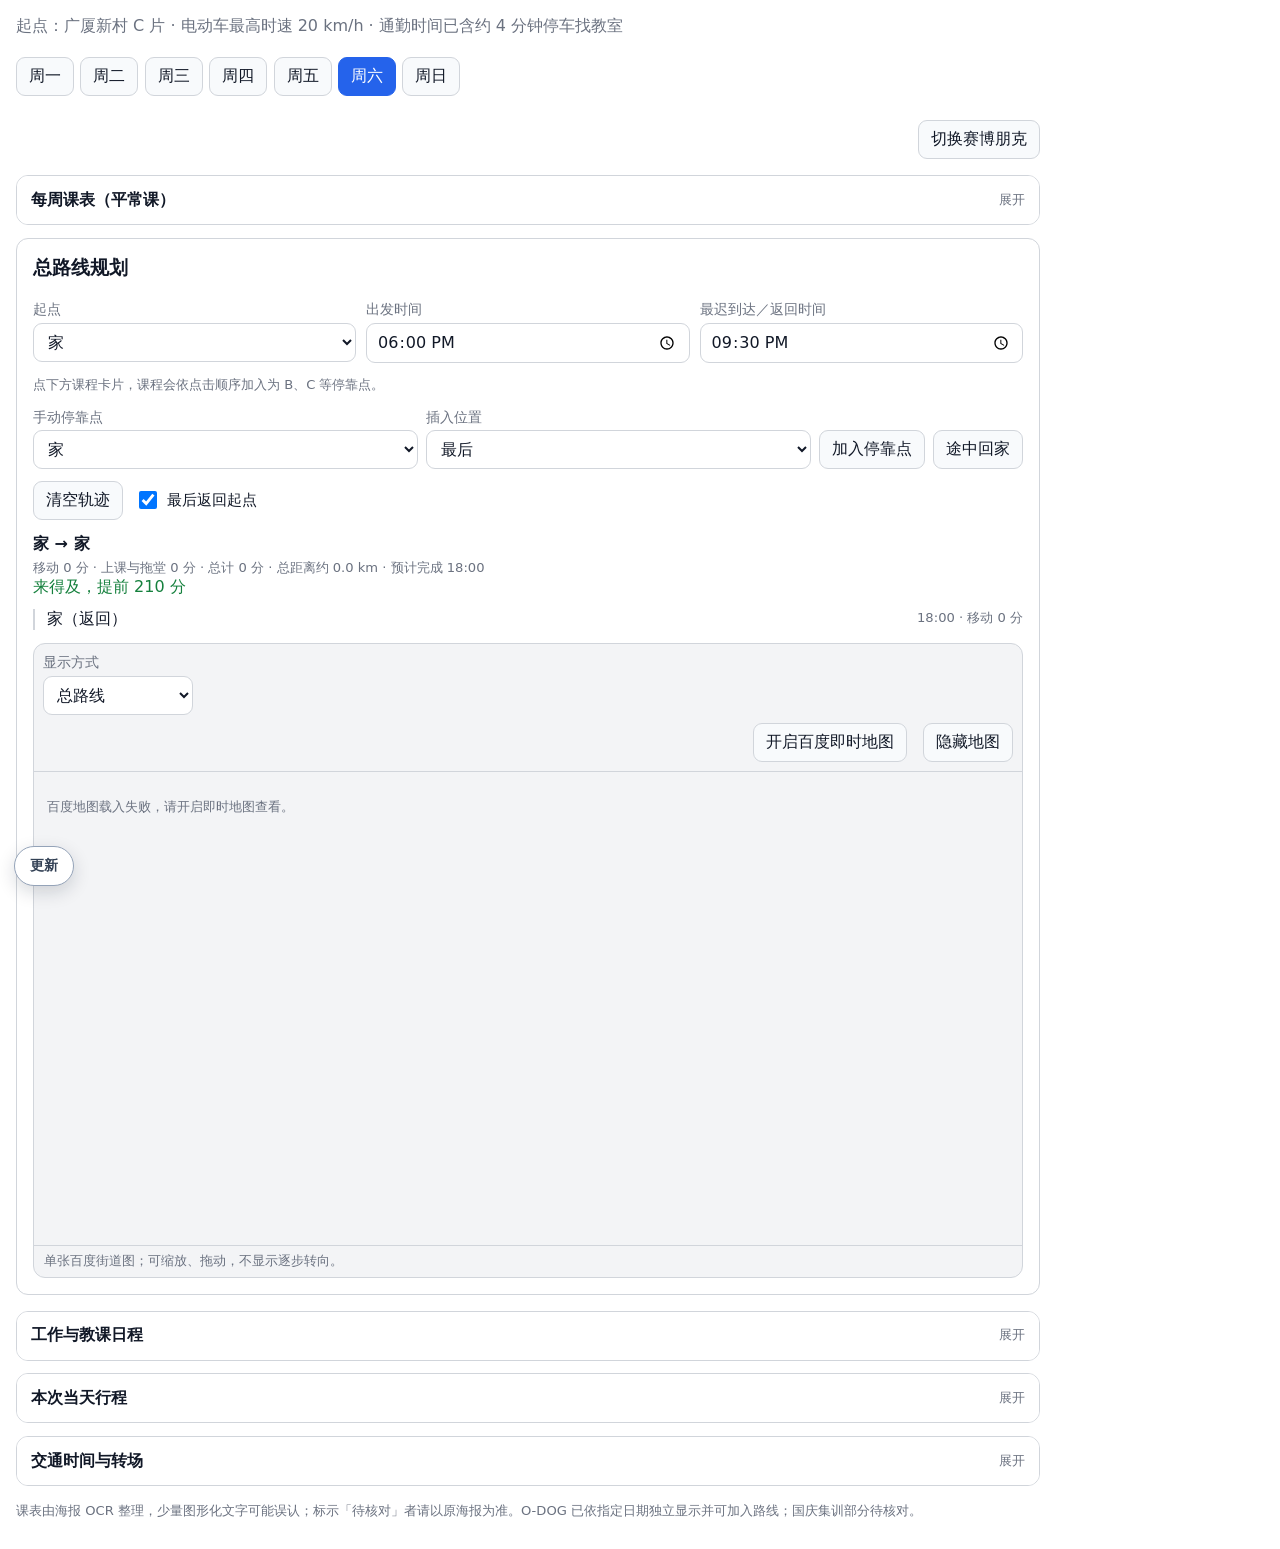
<file: route-planner/index.html>
<!doctype html>
<html lang="zh-Hans">
<head>
<meta charset="utf-8">
<meta name="viewport" content="width=device-width, initial-scale=1, viewport-fit=cover">
<meta name="theme-color" content="#2563eb">
<meta name="mobile-web-app-capable" content="yes">
<meta name="apple-mobile-web-app-capable" content="yes">
<meta name="apple-mobile-web-app-status-bar-style" content="default">
<link rel="manifest" href="./manifest.json?v=15">
<link rel="icon" href="./icon-192.png">
<link rel="apple-touch-icon" href="./icon-192.png">
<meta name="referrer" content="no-referrer">
<title>舞蹈课表与路线规划</title>
<style>
:root{
  color-scheme:light;
  --background:#ffffff; --foreground:#111827; --card:#ffffff; --card-foreground:#111827;
  --muted:#f3f4f6; --muted-foreground:#6b7280; --primary:#2563eb; --primary-foreground:#ffffff;
  --secondary:#f8fafc; --secondary-foreground:#111827; --accent:#eff6ff; --accent-foreground:#1d4ed8;
  --border:#d1d5db; --input:#d1d5db; --ring:#60a5fa; --green:#15803d; --orange:#c2410c; --red:#dc2626;
  --viz-series-1:#2563eb; --viz-series-2:#0f766e; --viz-series-3:#7c3aed; --viz-series-4:#be123c; --viz-series-5:#0369a1; --viz-series-6:#a16207;
  --radius:12px;
}
*{box-sizing:border-box} html,body{margin:0;padding:0;background:var(--background);color:var(--foreground)}
body{padding:1rem;font-family:system-ui,-apple-system,"Segoe UI","Microsoft YaHei",sans-serif}
button,input,select{font:inherit}
.card{background:var(--card);color:var(--card-foreground);border:1px solid var(--border);border-radius:var(--radius)}
.btn{display:inline-flex;align-items:center;justify-content:center;gap:.35rem;padding:.5rem .75rem;border:1px solid var(--border);border-radius:9px;background:var(--secondary);color:var(--secondary-foreground);text-decoration:none;cursor:pointer}
.btn-primary{background:var(--primary);color:var(--primary-foreground);border-color:var(--primary)}
.form-label{display:block;margin-bottom:.25rem;font-size:.88rem;color:var(--muted-foreground)}
.form-select,.form-control{width:100%;padding:.5rem .6rem;border:1px solid var(--input);border-radius:9px;background:var(--background);color:var(--foreground)}
.form-check{display:flex;align-items:center;gap:.45rem}
.form-check-input{width:1.1rem;height:1.1rem}
.form-check-label{font-size:.92rem}
.table{width:100%;border-collapse:collapse}.table th,.table td{padding:.5rem .4rem;border-bottom:1px solid var(--border);text-align:left}.table-responsive{overflow-x:auto}
.text-small{font-size:.82rem}.text-muted{color:var(--muted-foreground)}.text-end{text-align:right}.tabular-nums{font-variant-numeric:tabular-nums}
[hidden]{display:none!important}
@media(max-width:620px){body{padding:.65rem}}
</style>
</head>
<body>
<div id="dance-planner-root">
  <style>
#dance-planner-root { max-width: 1024px; }
    #dance-planner-root .dp-hero { display:grid; gap:.5rem; margin-bottom:1rem; }
    #dance-planner-root .dp-kicker { color:var(--muted-foreground); }
    #dance-planner-root .dp-controls { display:flex; flex-wrap:wrap; gap:.4rem; margin:.75rem 0 1rem; }
    #dance-planner-root .dp-day { flex:0 0 auto; }
    #dance-planner-root .dp-slot { display:grid; grid-template-columns:88px minmax(0,1fr); gap:.75rem; padding:.85rem 0; border-top:1px solid var(--border); }
    #dance-planner-root .dp-slot-time { font-weight:500; white-space:nowrap; }
    #dance-planner-root .dp-cards { display:grid; grid-template-columns:repeat(auto-fit,minmax(220px,1fr)); gap:.65rem; }
    #dance-planner-root .dp-course { position:relative; width:100%; text-align:left; padding:.75rem .8rem .75rem 1rem; border:1px solid var(--border); border-radius:var(--radius); background:var(--card); color:var(--card-foreground); }
    #dance-planner-root .dp-course::before { content:""; position:absolute; inset:0 auto 0 0; width:4px; background:var(--venue-color); border-radius:var(--radius) 0 0 var(--radius); }
    #dance-planner-root .dp-course[aria-pressed="true"] { box-shadow:0 0 0 2px var(--ring); }
    #dance-planner-root .dp-course-title { display:flex; justify-content:space-between; gap:.5rem; align-items:baseline; }
    #dance-planner-root .dp-classes { display:grid; gap:.2rem; margin-top:.45rem; }
    #dance-planner-root .dp-class { display:flex; justify-content:space-between; gap:.6rem; }
    #dance-planner-root .dp-next { margin-top:1rem; }
  /* ODOG_CSS_START */
  #dance-planner-root .dp-odog-section { margin-top:1.25rem; padding-top:.9rem; border-top:2px solid var(--border); }
  #dance-planner-root .dp-odog-head { display:flex; justify-content:space-between; gap:.75rem; align-items:baseline; flex-wrap:wrap; }
  #dance-planner-root .dp-odog-note { margin:.35rem 0 .65rem; }
  #dance-planner-root .dp-odog-status { color:var(--muted-foreground); }
  /* ODOG_CSS_END */
    #dance-planner-root .dp-venues { display:grid; grid-template-columns:repeat(auto-fit,minmax(220px,1fr)); gap:.75rem; margin:1rem 0; }
    #dance-planner-root .dp-matrix { margin-top:1rem; }
    #dance-planner-root .v-huk-hx { --venue-color:var(--viz-series-1); }
    #dance-planner-root .v-huk-sm { --venue-color:var(--viz-series-2); }
    #dance-planner-root .v-bad { --venue-color:var(--viz-series-3); }
    #dance-planner-root .v-odog { --venue-color:var(--viz-series-4); }
  #dance-planner-root .v-reg { --venue-color:var(--viz-series-6); }
    #dance-planner-root .dp-route { padding:1rem; margin:0 0 1rem; }
    #dance-planner-root .dp-route-grid { display:grid; grid-template-columns:repeat(auto-fit,minmax(170px,1fr)); gap:.65rem; }
    #dance-planner-root .dp-route-stop { display:grid; grid-template-columns:minmax(150px,1fr) auto auto auto; align-items:center; gap:.5rem; margin-top:.5rem; }
    #dance-planner-root .dp-route-time-field { display:flex; align-items:center; gap:.3rem; color:var(--muted-foreground); white-space:nowrap; }
    #dance-planner-root .dp-route-time-field input { width:4.5rem; }
    #dance-planner-root .dp-route-actions { display:flex; flex-wrap:wrap; align-items:center; gap:.75rem; margin-top:.75rem; }
    #dance-planner-root .dp-route-result { margin-top:.9rem; }
    #dance-planner-root .dp-route-map { margin-top:.85rem; border:1px solid var(--border); border-radius:var(--radius); background:var(--muted); overflow:hidden; }
    #dance-planner-root .dp-map-toolbar { display:flex; flex-wrap:wrap; align-items:center; gap:.5rem; padding:.55rem; border-bottom:1px solid var(--border); }
    #dance-planner-root .dp-map-mode { display:flex; flex-wrap:wrap; align-items:end; gap:.5rem; width:100%; }
    #dance-planner-root .dp-map-mode .form-select { min-width:150px; }
    #dance-planner-root .dp-segment-controls { display:flex; flex-wrap:wrap; align-items:center; gap:.45rem; }

    #dance-planner-root .dp-map-toolbar select { min-width:190px; }
    #dance-planner-root .dp-map-open { margin-left:auto; }
    #dance-planner-root .dp-route-map.map-hidden .dp-map-baidu, #dance-planner-root .dp-route-map.map-hidden .dp-route-map-note { display:none; }
    #dance-planner-root .dp-map-toggle { margin-left:.5rem; }
    #dance-planner-root .dp-map-baidu { display:block; width:100%; height:460px; background:var(--muted); }
    #dance-planner-root .dp-map-steps { padding:.65rem; border-top:1px solid var(--border); }
    #dance-planner-root .dp-map-all { display:grid; gap:.85rem; padding:.65rem; border-top:1px solid var(--border); }
    #dance-planner-root .dp-map-all-leg { display:grid; gap:.4rem; padding-bottom:.85rem; border-bottom:1px solid var(--border); }
    #dance-planner-root .dp-map-all-leg:last-child { padding-bottom:0; border-bottom:0; }
    #dance-planner-root .dp-map-all-leg img { display:block; width:100%; height:auto; }
    #dance-planner-root .dp-step-list { margin:.4rem 0 0; padding-left:1.25rem; }
    #dance-planner-root .dp-map-fallback { border-top:1px solid var(--border); }
    #dance-planner-root .dp-map-fallback summary { padding:.55rem .65rem; }
    #dance-planner-root .dp-route-map svg { display:block; width:100%; height:auto; }
    #dance-planner-root .dp-route-map-note { padding:.4rem .6rem; border-top:1px solid var(--border); }
    #dance-planner-root .dp-route-status { font-weight:500; }
    #dance-planner-root .dp-route-status.is-ok { color:var(--green); }
    #dance-planner-root .dp-route-status.is-warn { color:var(--orange); }
    #dance-planner-root .dp-route-status.is-bad { color:var(--red); }
    #dance-planner-root .dp-route-timeline { list-style:none; padding:0; margin:.65rem 0 0; display:grid; gap:.4rem; }
    #dance-planner-root .dp-route-leg { display:flex; justify-content:space-between; gap:.75rem; padding-left:.75rem; border-left:2px solid var(--venue-color,var(--border)); }
    #dance-planner-root .dp-work { padding:1rem; margin:0 0 1rem; }
    #dance-planner-root .dp-work-head { display:flex; flex-wrap:wrap; align-items:end; gap:.6rem; margin-bottom:.75rem; }
    #dance-planner-root .dp-work-head h3 { margin:0 auto 0 0; }
    #dance-planner-root .dp-work-section { margin-top:.75rem; }
    #dance-planner-root .dp-work-section-title { margin:0 0 .45rem; font-weight:500; }
    #dance-planner-root .v-must { --venue-color:var(--orange); border-color:var(--orange); }

    #dance-planner-root .v-work { --venue-color:var(--viz-series-5); }
    #dance-planner-root .dp-daily { padding:1rem; margin:0 0 1rem; }
    #dance-planner-root .dp-daily-head { display:grid; grid-template-columns:minmax(0,1fr) repeat(3,auto); align-items:center; gap:.5rem; margin-bottom:.7rem; }
    #dance-planner-root .dp-daily-head h3 { margin:0; }
    #dance-planner-root .dp-daily-head .btn { white-space:nowrap; }
    #dance-planner-root .dp-daily-list { display:grid; gap:.55rem; }
    #dance-planner-root .dp-daily-item { padding:.65rem .75rem; border:1px solid var(--border); border-left:4px solid var(--primary); border-radius:var(--radius); background:var(--card); }
    #dance-planner-root .dp-daily-title { display:flex; justify-content:space-between; gap:.6rem; align-items:baseline; }
    #dance-planner-root .dp-daily-status.is-ok { color:var(--green); }
    #dance-planner-root .dp-daily-status.is-bad { color:var(--red); }
  /* COMPACT_CSS_START */
  #dance-planner-root .dp-fold { margin:0 0 .8rem; border:1px solid var(--border); border-radius:var(--radius); background:var(--card); overflow:hidden; }
  #dance-planner-root .dp-fold > summary { display:flex; align-items:center; justify-content:space-between; gap:.75rem; min-height:48px; padding:.7rem .85rem; cursor:pointer; font-weight:600; list-style:none; background:var(--card); }
  #dance-planner-root .dp-fold > summary::-webkit-details-marker { display:none; }
  #dance-planner-root .dp-fold > summary::after { content:"展开"; color:var(--muted-foreground); font-size:.8rem; font-weight:400; white-space:nowrap; }
  #dance-planner-root .dp-fold[open] > summary::after { content:"收起"; }
  #dance-planner-root .dp-fold-body { padding:0 .85rem .85rem; }
  #dance-planner-root .dp-fold-body .dp-work, #dance-planner-root .dp-fold-body .dp-daily { padding:0; margin:0; border:0; background:transparent; }
  #dance-planner-root .dp-fold-body .dp-work-head, #dance-planner-root .dp-fold-body .dp-daily-head { margin-top:.1rem; }
  #dance-planner-root .dp-fold .dp-venues { margin:.65rem 0; }
  #dance-planner-root .dp-fold .dp-matrix { margin-top:.75rem; }
  #dance-planner-root .dp-day[aria-pressed="true"] { background:var(--primary); color:var(--primary-foreground); border-color:var(--primary); }
  /* CYBER_CSS_START */
  #dance-planner-root.theme-cyber { color-scheme:dark; --background:#050b14; --foreground:#edf9ff; --card:rgba(10,22,38,.96); --card-foreground:#edf9ff; --muted:rgba(13,29,49,.90); --muted-foreground:#87a7bd; --primary:#22d3ee; --primary-foreground:#04121c; --secondary:rgba(13,29,49,.92); --secondary-foreground:#dff7ff; --accent:rgba(34,211,238,.16); --accent-foreground:#dff7ff; --border:rgba(83,210,255,.28); --input:rgba(83,210,255,.32); --ring:rgba(34,211,238,.70); --green:#4ade80; --orange:#fb923c; --red:#fb7185; background:repeating-linear-gradient(0deg,rgba(34,211,238,.05) 0 1px,transparent 1px 44px),repeating-linear-gradient(90deg,rgba(129,140,248,.05) 0 1px,transparent 1px 44px),radial-gradient(circle at 8% 0%,rgba(34,211,238,.18),transparent 34%),radial-gradient(circle at 92% 8%,rgba(129,140,248,.16),transparent 34%),radial-gradient(circle at 50% 100%,rgba(236,72,153,.10),transparent 42%),#050b14; background-attachment:fixed; color:var(--foreground); }
  body.dance-cyber { background:#050b14; color:#edf9ff; }
  #dance-planner-root.theme-cyber .card, #dance-planner-root.theme-cyber .dp-fold { background:rgba(10,22,38,.95); border-color:rgba(83,210,255,.28); }
  #dance-planner-root.theme-cyber .dp-fixed-week { background:rgba(13,29,49,.82); border-color:rgba(251,146,60,.55); }
  #dance-planner-root.theme-cyber .dp-map-toolbar { background:rgba(10,22,38,.82); }
  #dance-planner-root.theme-cyber .dp-route-map { background:#081222; }
  #dance-planner-root.theme-cyber .dp-kicker { color:#9fd8ea; }
  #dance-planner-root .dp-theme-bar { display:flex; justify-content:flex-end; }
  #dance-planner-root .dp-manual-stop { display:grid; grid-template-columns:minmax(150px,1fr) minmax(150px,1fr) auto auto; gap:.5rem; align-items:end; margin-top:.75rem; }
  #dance-planner-root .dp-manual-stop .form-label { margin-bottom:.2rem; }
  /* CYBER_CSS_END */
  /* COMPACT_CSS_END */
    @media (max-width:620px) {
      #dance-planner-root { max-width:100%; }
      #dance-planner-root .dp-controls { position:sticky; top:0; z-index:3; display:grid; grid-template-columns:repeat(4,1fr); gap:.4rem; padding:.45rem 0; background:var(--background); }
      #dance-planner-root .dp-controls .btn { width:100%; min-height:44px; padding:.35rem .2rem; }
      #dance-planner-root .dp-slot { grid-template-columns:1fr; gap:.35rem; }
      #dance-planner-root .dp-slot-time { color:var(--muted-foreground); }
      #dance-planner-root .dp-cards, #dance-planner-root .dp-venues, #dance-planner-root .dp-route-grid { grid-template-columns:1fr; }
      #dance-planner-root .dp-course { padding:.8rem .85rem .8rem 1rem; }
      #dance-planner-root select, #dance-planner-root input, #dance-planner-root button { min-height:44px; }
      #dance-planner-root .dp-daily-head { grid-template-columns:repeat(3,minmax(0,1fr)); gap:.35rem; }
      #dance-planner-root .dp-daily-head h3 { grid-column:1 / -1; }
      #dance-planner-root .dp-daily-head .btn { width:100%; min-width:0; padding:.45rem .2rem; font-size:.78rem; }
      #dance-planner-root .dp-manual-stop { grid-template-columns:1fr 1fr; }
      #dance-planner-root .dp-manual-stop > button { width:100%; }
      #dance-planner-root .dp-route { padding:.85rem; }
      #dance-planner-root .dp-route-stop { grid-template-columns:1fr 1fr; gap:.55rem; padding:.65rem 0; border-top:1px solid var(--border); }
      #dance-planner-root .dp-route-stop > select { grid-column:1 / -1; }
      #dance-planner-root .dp-route-time-field { justify-content:space-between; min-height:44px; }
      #dance-planner-root .dp-route-time-field input { width:6rem; }
      #dance-planner-root .dp-route-stop > button { grid-column:1 / -1; }
      #dance-planner-root .dp-route-actions { display:grid; grid-template-columns:1fr 1fr; }
      #dance-planner-root .dp-route-actions .btn, #dance-planner-root .dp-route-actions .form-check { width:100%; min-height:44px; margin:0; }
      #dance-planner-root .dp-route-leg { display:grid; gap:.18rem; }
      #dance-planner-root .dp-route-map { overflow:hidden; }
      #dance-planner-root .dp-map-toolbar { align-items:stretch; }
      #dance-planner-root .dp-map-toolbar label, #dance-planner-root .dp-map-toolbar select, #dance-planner-root .dp-map-open, #dance-planner-root .dp-map-toggle { width:100%; }
      #dance-planner-root .dp-map-toggle { margin-left:0; }
      #dance-planner-root .dp-map-open { margin-left:0; }
      #dance-planner-root .dp-map-fallback { overflow-x:auto; -webkit-overflow-scrolling:touch; }
      #dance-planner-root .dp-map-fallback svg { min-width:560px; }
      #dance-planner-root .dp-matrix .table { min-width:520px; }
    }
  </style>

  <div class="dp-hero">
    <div class="dp-kicker">起点：广厦新村 C 片 · 电动车最高时速 20 km/h · 通勤时间已含约 4 分钟停车找教室</div>
    <div class="dp-controls" role="group" aria-label="选择星期"></div>
    <div class="dp-theme-bar"><button id="dp-theme-toggle" type="button" class="btn">切换赛博朋克</button></div>
  </div>

  <!-- COMPACT_SCHEDULE_START -->
  <details id="dp-schedule-fold" class="dp-fold">
    <summary>每周课表（平常课）</summary>
    <div class="dp-fold-body">
  <!-- FIXED_WEEK_MARKUP_START -->
  <div id="dp-fixed-week"></div>
  <!-- FIXED_WEEK_MARKUP_END -->
  <div id="dp-schedule" aria-live="polite"></div>
  <div id="dp-next" class="dp-next"></div>
    </div>
  </details>
  <!-- COMPACT_SCHEDULE_END -->
  <section class="card dp-route">
    <h3 style="margin-top:0">总路线规划</h3>
    <div class="dp-route-grid">
      <div>
        <label class="form-label" for="dp-route-start">起点</label>
        <select id="dp-route-start" class="form-select"></select>
      </div>
      <div>
        <label class="form-label" for="dp-route-start-time">出发时间</label>
        <input id="dp-route-start-time" class="form-control" type="time" value="18:00">
      </div>
      <div>
        <label class="form-label" for="dp-route-deadline">最迟到达／返回时间</label>
        <input id="dp-route-deadline" class="form-control" type="time" value="21:30">
      </div>
    </div>
    <div id="dp-route-stops"></div>
    <div class="dp-manual-stop">
      <div><label class="form-label" for="dp-manual-stop-location">手动停靠点</label><select id="dp-manual-stop-location" class="form-select"></select></div>
      <div><label class="form-label" for="dp-manual-stop-position">插入位置</label><select id="dp-manual-stop-position" class="form-select"></select></div>
      <button id="dp-route-add" type="button" class="btn">加入停靠点</button>
      <button id="dp-route-insert-home" type="button" class="btn">途中回家</button>
    </div>
    <div class="dp-route-actions">
      <button id="dp-route-clear" type="button" class="btn">清空轨迹</button>
      <label class="form-check"><input id="dp-route-return" class="form-check-input" type="checkbox" checked><span class="form-check-label">最后返回起点</span></label>
    </div>
    <div id="dp-route-result" class="dp-route-result" aria-live="polite"></div>
  </section>

  <!-- COMPACT_WORK_START -->
  <details id="dp-work-fold" class="dp-fold">
    <summary>工作与教课日程</summary>
    <div class="dp-fold-body">
  <section class="card dp-work">
    <div class="dp-work-head">
      <h3>工作与教课日程</h3>
      <div><label class="form-label" for="dp-work-date">查看日期</label><input id="dp-work-date" class="form-control" type="date" value="2026-09-26"></div>
      <label class="btn">汇入最新 JSON<input id="dp-work-import" type="file" accept=".json,application/json" hidden></label>
    </div>
    <div class="dp-work-section"><div class="dp-work-section-title">必去工作（褐色／队训）</div><div id="dp-mandatory-list" class="dp-cards"></div></div>
    <div class="dp-work-section"><div class="dp-work-section-title">其他工作与安排</div><div id="dp-work-list" class="dp-cards"></div></div>
  </section>
    </div>
  </details>
  <!-- COMPACT_WORK_END -->

  <!-- COMPACT_DAILY_START -->
  <details id="dp-daily-fold" class="dp-fold">
    <summary>本次当天行程</summary>
    <div class="dp-fold-body">
  <section class="card dp-daily" aria-live="polite">
    <div class="dp-daily-head">
      <h3>本次当天行程</h3>
      <button id="dp-daily-image" type="button" class="btn btn-primary">输出图片</button>
      <button id="dp-daily-print" type="button" class="btn">列印</button>
      <button id="dp-daily-export" type="button" class="btn">另存当天行程</button>
    </div>
    <div id="dp-daily-list" class="dp-daily-list"></div>
  </section>
    </div>
  </details>
  <!-- COMPACT_DAILY_END -->

  <!-- ODOG_MARKUP_START -->
  <section id="dp-odog-section" class="dp-odog-section" hidden>
    <div class="dp-odog-head"><h3>O-DOG 指定日期课表</h3><span id="dp-odog-date" class="text-small dp-odog-status"></span></div>
    <p id="dp-odog-note" class="text-small text-muted dp-odog-note"></p>
    <div id="dp-odog-schedule"></div>
  </section>
  <!-- ODOG_MARKUP_END -->
  <!-- BADEGGS_SPECIAL_MARKUP_START -->
  <section id="dp-badeggs-special-section" class="dp-odog-section" hidden>
    <div class="dp-odog-head"><h3>BAD EGGS 指定日期课程</h3><span id="dp-badeggs-special-date" class="text-small dp-odog-status"></span></div>
    <p id="dp-badeggs-special-note" class="text-small text-muted dp-odog-note">10/1–10/7：博博 14:00–17:00。点第一次加入路线，再点一次取消。</p>
    <div id="dp-badeggs-special-schedule"></div>
  </section>
  <!-- BADEGGS_SPECIAL_MARKUP_END -->

  <!-- COMPACT_TRANSPORT_START -->
  <details id="dp-transport-fold" class="dp-fold">
    <summary>交通时间与转场</summary>
    <div class="dp-fold-body">
  <h3 style="margin-top:1.25rem">各机构交通时间</h3>
  <div id="dp-venues" class="dp-venues"></div>

  <div class="dp-matrix">
    <h3>转场时间</h3>
    <div class="table-responsive">
      <table class="table table-sm">
        <thead><tr><th>起点</th><th>终点</th><th class="text-end">距离</th><th class="text-end">建议预留</th></tr></thead>
        <tbody id="dp-matrix-body"></tbody>
      </table>
    </div>
  </div>
    </div>
  </details>
  <!-- COMPACT_TRANSPORT_END -->

  <p class="text-small text-muted" style="margin-top:1rem">课表由海报 OCR 整理，少量图形化文字可能误认；标示「待核对」者请以原海报为准。O-DOG 已依指定日期独立显示并可加入路线；国庆集训部分待核对。</p>
</div>


<script src="https://api.map.baidu.com/api?type=webgl&v=1.0&ak=E4805d16520de693a3fe707cdc962045"></script>
<script>
(function () {
  const root = document.getElementById("dance-planner-root");
  const SCHEDULE_THEME_STORAGE_KEY = "myScheduleView";
  const ROUTE_THEME_STORAGE_KEY = "myRoutePlannerTheme";
  function readRouteTheme() {
    try { return localStorage.getItem(ROUTE_THEME_STORAGE_KEY) || ""; } catch (error) { return ""; }
  }
  function readScheduleTheme() {
    try {
      const raw = localStorage.getItem(SCHEDULE_THEME_STORAGE_KEY);
      if (!raw) return "";
      const parsed = JSON.parse(raw);
      return parsed && parsed.theme ? String(parsed.theme) : "";
    } catch (error) { return ""; }
  }
  function applyVisualTheme(theme) {
    const cyber = theme === "cyber";
    root.classList.toggle("theme-cyber", cyber);
    document.body.classList.toggle("dance-cyber", cyber);
    const button = root.querySelector("#dp-theme-toggle");
    if (button) button.textContent = cyber ? "切换浅色模式" : "切换赛博朋克";
  }
  const urlTheme = new URLSearchParams(window.location.search).get("theme") || "";
  applyVisualTheme(urlTheme || readRouteTheme() || readScheduleTheme() || "default");
  const themeToggle = root.querySelector("#dp-theme-toggle");
  if (themeToggle) themeToggle.addEventListener("click", function () {
    const next = root.classList.contains("theme-cyber") ? "default" : "cyber";
    applyVisualTheme(next);
    try { localStorage.setItem(ROUTE_THEME_STORAGE_KEY, next); } catch (error) {}
  });
  window.addEventListener("storage", function (event) {
    if (event.key === SCHEDULE_THEME_STORAGE_KEY && !readRouteTheme()) applyVisualTheme(readScheduleTheme() || "default");
  });

  // FIXED_WEEK_DATA_START
  const fixedWeekRange = {"from":"2026-09-28","to":"2026-10-04"};
  const fixedWeekEvents = [{"date":"2026-09-28","day":"周一","start":960,"end":1050,"time":"16:00-17:30","title":"长郡外国语实验","location":"长郡外国语实验"},{"date":"2026-09-28","day":"周一","start":1350,"end":1470,"time":"22:30-24:30","title":"队训","location":"队训"},{"date":"2026-09-29","day":"周二","start":1000,"end":1085,"time":"16:40-18:05","title":"洋湖实验","location":"洋湖实验"},{"date":"2026-09-29","day":"周二","start":1200,"end":1280,"time":"20:00-21:20","title":"meta","location":"meta"},{"date":"2026-09-30","day":"周三","start":1140,"end":1230,"time":"19:00-20:30","title":"AS","location":"AS"},{"date":"2026-10-01","day":"周四","start":1140,"end":1200,"time":"19:00-20:00","title":"i5私教","location":"i5私教"},{"date":"2026-10-02","day":"周五","start":1150,"end":1240,"time":"19:10-20:40","title":"西美","location":"西美"},{"date":"2026-10-04","day":"周日","start":630,"end":720,"time":"10:30-12:00","title":"西美","location":"西美"},{"date":"2026-10-04","day":"周日","start":870,"end":960,"time":"14:30-16:00","title":"AS","location":"AS"},{"date":"2026-10-04","day":"周日","start":1050,"end":1110,"time":"17:30-18:30","title":"i5私教","location":"i5私教"}];
  // FIXED_WEEK_DATA_END
  const weekly = [{"venue":"HUK 河西店","day":"周一","time":"10:00-11:30","classes":[{"teacher":"小富","class":"URBAN"}]},{"venue":"HUK 河西店","day":"周一","time":"15:30-17:00","classes":[{"teacher":"琳珑","class":"JAZZ中级"}]},{"venue":"HUK 河西店","day":"周一","time":"16:30-18:00","classes":[{"teacher":"牛牛","class":"HIPHOP基础"}]},{"venue":"HUK 河西店","day":"周一","time":"18:20-19:50","classes":[{"teacher":"冰冰","class":"JAZZ基础"},{"teacher":"小秦","class":"HIPHOP中级"}]},{"venue":"HUK 河西店","day":"周一","time":"20:00-21:30","classes":[{"teacher":"十一","class":"WAACKING"},{"teacher":"阿卷","class":"JAZZ"}]},{"venue":"HUK 河西店","day":"周二","time":"10:00-11:30","classes":[{"teacher":"小富","class":"URBAN"}]},{"venue":"HUK 河西店","day":"周二","time":"15:00-16:30","classes":[{"teacher":"饺子","class":"JAZZ基础"}]},{"venue":"HUK 河西店","day":"周二","time":"16:30-18:00","classes":[{"teacher":"牛牛","class":"HIPHOP基础"}]},{"venue":"HUK 河西店","day":"周二","time":"18:20-19:50","classes":[{"teacher":"五一","class":"HIPHOP基础"}]},{"venue":"HUK 河西店","day":"周二","time":"19:50-21:20","classes":[{"teacher":"兔子","class":"K-POP"}]},{"venue":"HUK 河西店","day":"周二","time":"20:00-21:30","classes":[{"teacher":"阿卷","class":"JAZZ基础"}]},{"venue":"HUK 河西店","day":"周三","time":"10:00-11:30","classes":[{"teacher":"瑶瑶","class":"JAZZ基础"}]},{"venue":"HUK 河西店","day":"周三","time":"14:00-15:30","classes":[{"teacher":"一诺","class":"JAZZ中级"}]},{"venue":"HUK 河西店","day":"周三","time":"15:00-16:30","classes":[{"teacher":"瑶瑶","class":"JAZZ基础"}]},{"venue":"HUK 河西店","day":"周三","time":"16:30-18:00","classes":[{"teacher":"牛牛","class":"HIPHOP基础"}]},{"venue":"HUK 河西店","day":"周三","time":"18:20-19:50","classes":[{"teacher":"冰冰","class":"JAZZ基础"},{"teacher":"子莉","class":"URBAN"}]},{"venue":"HUK 河西店","day":"周三","time":"19:00-20:30","classes":[{"teacher":"海涛","class":"POPPING"}]},{"venue":"HUK 河西店","day":"周三","time":"19:50-21:20","classes":[{"teacher":"可欣","class":"URBAN"}]},{"venue":"HUK 河西店","day":"周三","time":"20:30-22:00","classes":[{"teacher":"海涛","class":"POPPING"}]},{"venue":"HUK 河西店","day":"周四","time":"10:00-11:30","classes":[{"teacher":"小雪","class":"JAZZ中级"}]},{"venue":"HUK 河西店","day":"周四","time":"14:00-15:30","classes":[{"teacher":"子莉","class":"URBAN"}]},{"venue":"HUK 河西店","day":"周四","time":"18:20-19:50","classes":[{"teacher":"惠子","class":"HIPHOP基础"},{"teacher":"八一","class":"LOCKING"}]},{"venue":"HUK 河西店","day":"周四","time":"19:50-21:20","classes":[{"teacher":"zeze","class":"HIPHOP中级"},{"teacher":"兔子","class":"K-POP"},{"teacher":"汤汤","class":"JAZZ基础"}]},{"venue":"HUK 河西店","day":"周五","time":"10:00-11:30","classes":[{"teacher":"小雪","class":"JAZZ中级"}]},{"venue":"HUK 河西店","day":"周五","time":"15:00-16:30","classes":[{"teacher":"可欣","class":"URBAN"}]},{"venue":"HUK 河西店","day":"周五","time":"15:30-17:00","classes":[{"teacher":"汤汤","class":"JAZZ基础"}]},{"venue":"HUK 河西店","day":"周五","time":"16:30-18:00","classes":[{"teacher":"小秦","class":"HIPHOP中级"}]},{"venue":"HUK 河西店","day":"周五","time":"19:00-20:30","classes":[{"teacher":"海涛","class":"POPPING"}]},{"venue":"HUK 河西店","day":"周五","time":"20:30-22:00","classes":[{"teacher":"海涛","class":"POPPING"}]},{"venue":"HUK 河西店","day":"周六","time":"12:00-13:30","classes":[{"teacher":"融融","class":"JAZZ提高"}]},{"venue":"HUK 河西店","day":"周六","time":"14:00-15:30","classes":[{"teacher":"cc","class":"URBAN"}]},{"venue":"HUK 河西店","day":"周六","time":"18:30-20:00","classes":[{"teacher":"牛牛","class":"HIPHOP基础"}]},{"venue":"HUK 河西店","day":"周六","time":"19:30-21:00","classes":[{"teacher":"瑶瑶","class":"JAZZ基础"}]},{"venue":"HUK 河西店","day":"周六","time":"20:00-21:30","classes":[{"teacher":"海涛","class":"POPPING"}]},{"venue":"HUK 河西店","day":"周日","time":"10:00-11:30","classes":[{"teacher":"琳珑","class":"JAZZ中级"}]},{"venue":"HUK 河西店","day":"周日","time":"12:00-13:30","classes":[{"teacher":"融融","class":"JAZZ提高"}]},{"venue":"HUK 河西店","day":"周日","time":"16:30-18:00","classes":[{"teacher":"八一","class":"LOCKING"}]},{"venue":"HUK 河西店","day":"周日","time":"18:00-19:30","classes":[{"teacher":"惠子","class":"HIPHOP基础"}]},{"venue":"HUK 河西店","day":"周日","time":"18:30-20:00","classes":[{"teacher":"瑶瑶","class":"JAZZ基础"}]},{"venue":"HUK 河西店","day":"周日","time":"19:50-21:20","classes":[{"teacher":"五一","class":"HIPHOP基础"}]},{"venue":"HUK 世茂店","day":"周一","time":"14:00-15:30","classes":[{"teacher":"小秦","class":"HIPHOP提高"},{"teacher":"柚子","class":"HIPHOP基础"},{"teacher":"优益c","class":"JAZZ"},{"teacher":"lee","class":"URBAN"}]},{"venue":"HUK 世茂店","day":"周一","time":"16:00-17:30","classes":[{"teacher":"甲甲","class":"HIPHOP提高"},{"teacher":"小富","class":"URBAN"},{"teacher":"小黑","class":"HIPHOP基础"},{"teacher":"椰子","class":"JAZZ"}]},{"venue":"HUK 世茂店","day":"周一","time":"18:20-19:50","classes":[{"teacher":"zeze","class":"HIPHOP提高"},{"teacher":"美七","class":"URBAN"},{"teacher":"凡凡","class":"WAACKING"},{"teacher":"甲甲","class":"HIPHOP基础"}]},{"venue":"HUK 世茂店","day":"周一","time":"20:00-21:30","classes":[{"teacher":"惠子","class":"HIPHOP基础"},{"teacher":"依依","class":"URBAN"},{"teacher":"贝爷","class":"JAZZ"},{"teacher":"娇子","class":"JAZZ基础"}]},{"venue":"HUK 世茂店","day":"周二","time":"14:00-15:30","classes":[{"teacher":"牛牛","class":"HIPHOP基础"},{"teacher":"郭虎","class":"HIPHOP提高"},{"teacher":"treeya","class":"水系编舞"}]},{"venue":"HUK 世茂店","day":"周二","time":"16:00-17:30","classes":[{"teacher":"甲甲","class":"HIPHOP提高"},{"teacher":"ad","class":"URBAN"},{"teacher":"小黑","class":"HIPHOP基础"},{"teacher":"莉莉","class":"JAZZ"}]},{"venue":"HUK 世茂店","day":"周二","time":"18:20-19:50","classes":[{"teacher":"zeze","class":"HIPHOP提高"},{"teacher":"闫洋","class":"水系编舞"},{"teacher":"晶晶","class":"JAZZ"},{"teacher":"惠子","class":"HIPHOP基础"}]},{"venue":"HUK 世茂店","day":"周二","time":"20:00-21:30","classes":[{"teacher":"海涛","class":"POPPING"},{"teacher":"josh","class":"URBAN"},{"teacher":"贝爷","class":"JAZZ"},{"teacher":"娇子","class":"JAZZ基础"}]},{"venue":"HUK 世茂店","day":"周三","time":"14:00-15:30","classes":[{"teacher":"甲甲","class":"HIPHOP基础"},{"teacher":"一凡","class":"HIPHOP提高"},{"teacher":"融融","class":"WAACKING"},{"teacher":"小富","class":"URBAN"}]},{"venue":"HUK 世茂店","day":"周三","time":"16:00-17:30","classes":[{"teacher":"小秦","class":"HIPHOP基础"},{"teacher":"ad","class":"URBAN"},{"teacher":"郭虎","class":"HIPHOP提高"},{"teacher":"泰瑞阳","class":"AFRO DANCE"}]},{"venue":"HUK 世茂店","day":"周三","time":"18:20-19:50","classes":[{"teacher":"甲甲","class":"HIPHOP提高"},{"teacher":"闫洋","class":"水系编舞"},{"teacher":"贺贺","class":"URBAN"},{"teacher":"惠子","class":"HIPHOP基础"}]},{"venue":"HUK 世茂店","day":"周三","time":"20:00-21:30","classes":[{"teacher":"zeze","class":"HIPHOP提高"},{"teacher":"谭老师","class":"URBAN"},{"teacher":"贝爷","class":"JAZZ"},{"teacher":"郭虎","class":"HIPHOP基础"}]},{"venue":"HUK 世茂店","day":"周四","time":"14:00-15:30","classes":[{"teacher":"小秦","class":"HIPHOP基础"},{"teacher":"zeze","class":"HIPHOP提高"},{"teacher":"十一","class":"WAACKING"},{"teacher":"cc","class":"水系编舞"}]},{"venue":"HUK 世茂店","day":"周四","time":"16:00-17:30","classes":[{"teacher":"郭虎","class":"HIPHOP提高"},{"teacher":"小Y","class":"URBAN"},{"teacher":"一凡","class":"HIPHOP基础"},{"teacher":"晶晶","class":"JAZZ"}]},{"venue":"HUK 世茂店","day":"周四","time":"18:20-19:50","classes":[{"teacher":"甲甲","class":"HIPHOP提高"},{"teacher":"henry","class":"URBAN"},{"teacher":"一诺","class":"JAZZ"},{"teacher":"海涛","class":"POPPING"}]},{"venue":"HUK 世茂店","day":"周四","time":"20:00-21:30","classes":[{"teacher":"金鸣","class":"HIPHOP提高"},{"teacher":"可欣","class":"URBAN"},{"teacher":"贝爷","class":"JAZZ"},{"teacher":"艺艺","class":"HIPHOP基础"}]},{"venue":"HUK 世茂店","day":"周五","time":"14:00-15:30","classes":[{"teacher":"阿九","class":"HIPHOP基础"},{"teacher":"一凡","class":"HIPHOP提高"},{"teacher":"咩咩","class":"JAZZ"},{"teacher":"minmi","class":"URBAN"}]},{"venue":"HUK 世茂店","day":"周五","time":"16:00-17:30","classes":[{"teacher":"小六","class":"HIPHOP基础"},{"teacher":"二毛","class":"URBAN"},{"teacher":"凡凡","class":"SOUL DANCE"},{"teacher":"斑斑","class":"JAZZ"}]},{"venue":"HUK 世茂店","day":"周五","time":"18:20-19:50","classes":[{"teacher":"zeze","class":"HIPHOP提高"},{"teacher":"椰子","class":"URBAN"},{"teacher":"一诺","class":"JAZZ"},{"teacher":"艺艺","class":"HIPHOP基础"}]},{"venue":"HUK 世茂店","day":"周五","time":"20:00-21:30","classes":[{"teacher":"金鸣","class":"HIPHOP提高"},{"teacher":"椰子","class":"URBAN"},{"teacher":"十一","class":"WAACKING"},{"teacher":"小秦","class":"HIPHOP基础"}]},{"venue":"HUK 世茂店","day":"周六","time":"14:00-15:30","classes":[{"teacher":"阿九","class":"HIPHOP基础"},{"teacher":"郭虎","class":"HIPHOP提高"},{"teacher":"龙荔","class":"HEELS高跟鞋"},{"teacher":"斑斑","class":"URBAN"}]},{"venue":"HUK 世茂店","day":"周六","time":"16:00-17:30","classes":[{"teacher":"zeze","class":"HIPHOP提高"},{"teacher":"siri","class":"URBAN"},{"teacher":"柚子","class":"HIPHOP基础"},{"teacher":"贝爷","class":"JAZZ"}]},{"venue":"HUK 世茂店","day":"周六","time":"18:20-19:50","classes":[{"teacher":"zeze","class":"HIPHOP提高"},{"teacher":"minmi","class":"URBAN"},{"teacher":"融融","class":"WAACKING"},{"teacher":"艺艺","class":"HIPHOP基础"}]},{"venue":"HUK 世茂店","day":"周六","time":"20:00-21:30","classes":[{"teacher":"金鸣","class":"HIPHOP提高"},{"teacher":"cc","class":"水系编舞"},{"teacher":"融融","class":"JAZZ"},{"teacher":"惠子","class":"HIPHOP基础"}]},{"venue":"HUK 世茂店","day":"周日","time":"14:00-15:30","classes":[{"teacher":"阿九","class":"HIPHOP基础"},{"teacher":"椰子","class":"JAZZ"},{"teacher":"龙荔","class":"HEELS高跟鞋"},{"teacher":"siri","class":"URBAN"}]},{"venue":"HUK 世茂店","day":"周日","time":"16:00-17:30","classes":[{"teacher":"甲甲","class":"HIPHOP提高"},{"teacher":"lee","class":"URBAN"},{"teacher":"小秦","class":"HIPHOP基础"},{"teacher":"贝爷","class":"JAZZ"}]},{"venue":"HUK 世茂店","day":"周日","time":"18:20-19:50","classes":[{"teacher":"zeze","class":"HIPHOP提高"},{"teacher":"可欣","class":"URBAN"},{"teacher":"酸酸","class":"JAZZ"},{"teacher":"艺艺","class":"HIPHOP基础"}]},{"venue":"HUK 世茂店","day":"周日","time":"20:00-21:30","classes":[{"teacher":"一凡","class":"HIPHOP基础"},{"teacher":"minmi","class":"URBAN"},{"teacher":"融融","class":"JAZZ"},{"teacher":"片片","class":"POPPING"}]},{"venue":"BAD EGGS","day":"周二","time":"12:30-14:00","classes":[{"teacher":"文文","class":"JAZZ 基础入门"}]},{"venue":"BAD EGGS","day":"周二","time":"15:00-16:30","classes":[{"teacher":"小蟒","class":"HIPHOP"},{"teacher":"橘子","class":"JAZZ基础强化"}]},{"venue":"BAD EGGS","day":"周二","time":"17:00-18:30","classes":[{"teacher":"小蟒","class":"HIPHOP"},{"teacher":"小尤","class":"JAZZ 基础入门 基础强化"}]},{"venue":"BAD EGGS","day":"周二","time":"19:00-20:30","classes":[{"teacher":"彬彬","class":"JAZZ"},{"teacher":"涛涛","class":"JAZZ 基础入门 基础强化"}]},{"venue":"BAD EGGS","day":"周三","time":"12:30-14:00","classes":[{"teacher":"文文","class":"JAZZ 基础入门"}]},{"venue":"BAD EGGS","day":"周三","time":"15:00-16:30","classes":[{"teacher":"小蟒","class":"HIPHOP"},{"teacher":"橘子","class":"JAZZ基础强化"}]},{"venue":"BAD EGGS","day":"周三","time":"17:00-18:30","classes":[{"teacher":"小蟒","class":"HIPHOP"},{"teacher":"小尤","class":"JAZZ 基础入门 基础强化"}]},{"venue":"BAD EGGS","day":"周三","time":"19:00-20:30","classes":[{"teacher":"涛涛","class":"JAZZ"},{"teacher":"彬彬","class":"JAZZ 基础入门 基础强化"}]},{"venue":"BAD EGGS","day":"周四","time":"12:30-14:00","classes":[{"teacher":"小维","class":"JAZZ 基础入门"}]},{"venue":"BAD EGGS","day":"周四","time":"15:00-16:30","classes":[{"teacher":"叶子","class":"JAZZ"},{"teacher":"KEVIN","class":"CHOREO 基础强化"}]},{"venue":"BAD EGGS","day":"周四","time":"17:00-18:30","classes":[{"teacher":"小文","class":"JAZZ"},{"teacher":"KEVIN","class":"CHOREO 基础入门"}]},{"venue":"BAD EGGS","day":"周四","time":"19:00-20:30","classes":[{"teacher":"小蟒","class":"HIPHOP"},{"teacher":"紧张","class":"JAZZ 基础入门 特训班"}]},{"venue":"BAD EGGS","day":"周五","time":"12:30-14:00","classes":[{"teacher":"小维","class":"JAZZ 基础入门"}]},{"venue":"BAD EGGS","day":"周五","time":"15:00-16:30","classes":[{"teacher":"KEVIN","class":"CHOREO"},{"teacher":"叶子","class":"JAZZ 基础强化"}]},{"venue":"BAD EGGS","day":"周五","time":"17:00-18:30","classes":[{"teacher":"小文","class":"JAZZ"},{"teacher":"KEVIN","class":"CHOREO 基础入门"}]},{"venue":"BAD EGGS","day":"周五","time":"19:00-20:30","classes":[{"teacher":"小蟒","class":"HIPHOP"},{"teacher":"紧张","class":"JAZZ 特训班 基础入门"}]},{"venue":"BAD EGGS","day":"周六","time":"15:00-16:30","classes":[{"teacher":"涛涛","class":"JAZZ入门"},{"teacher":"彬彬","class":"JAZZ强化"},{"teacher":"DANNIE","class":"编舞进阶"}]},{"venue":"BAD EGGS","day":"周六","time":"17:00-18:30","classes":[{"teacher":"彬彬","class":"JAZZ入门"},{"teacher":"紧张","class":"JAZZ进阶"},{"teacher":"康康","class":"编舞进阶"}]},{"venue":"BAD EGGS","day":"周六","time":"19:00-20:30","classes":[{"teacher":"涛涛","class":"JAZZ强化"},{"teacher":"康康","class":"编舞入门"},{"teacher":"嘉怡","class":"JAZZ入门"}]},{"venue":"BAD EGGS","day":"周日","time":"15:00-16:30","classes":[{"teacher":"涛涛","class":"JAZZ入门"},{"teacher":"彬彬","class":"JAZZ强化"},{"teacher":"DANNIE","class":"编舞进阶"}]},{"venue":"BAD EGGS","day":"周日","time":"17:00-18:30","classes":[{"teacher":"彬彬","class":"JAZZ入门"},{"teacher":"紧张","class":"JAZZ进阶"},{"teacher":"康康","class":"编舞进阶"}]},{"venue":"BAD EGGS","day":"周日","time":"19:00-20:30","classes":[{"teacher":"涛涛","class":"JAZZ强化"},{"teacher":"康康","class":"编舞入门"},{"teacher":"嘉怡","class":"JAZZ入门"}]},{"venue":"妙舞社雨花亭","day":"周一","time":"16:00-17:30","classes":[{"teacher":"安生","class":"常规课"}]},{"venue":"Mine","day":"周一","time":"18:40-21:30","classes":[{"teacher":"安生","class":"基础+进阶连堂"}]},{"venue":"领军南门口","day":"周二","time":"19:00-21:00","classes":[{"teacher":"安生","class":"基础"}]},{"venue":"HR时代广场店","day":"周三","time":"18:40-20:20","classes":[{"teacher":"安生","class":"基础"}]},{"venue":"一条","day":"周四","time":"19:30-21:30","classes":[{"teacher":"安生","class":"进阶连堂"}]},{"venue":"领军南门口","day":"周五","time":"14:30-16:30","classes":[{"teacher":"安生","class":"提高"}]},{"venue":"星巢奥园店","day":"周五","time":"19:30-21:00","classes":[{"teacher":"安生","class":"基础"}]},{"venue":"含浦PM","day":"周六","time":"19:00-20:20","classes":[{"teacher":"安生","class":"基础"}]}];
  // BADEGGS_SPECIAL_DATA_START
  const badEggsSpecialSchedule = {"2026-10-01":[{"time":"14:00-17:00","teacher":"博博","class":"BAD EGGS 特训"}],"2026-10-02":[{"time":"14:00-17:00","teacher":"博博","class":"BAD EGGS 特训"}],"2026-10-03":[{"time":"14:00-17:00","teacher":"博博","class":"BAD EGGS 特训"}],"2026-10-04":[{"time":"14:00-17:00","teacher":"博博","class":"BAD EGGS 特训"}],"2026-10-05":[{"time":"14:00-17:00","teacher":"博博","class":"BAD EGGS 特训"}],"2026-10-06":[{"time":"14:00-17:00","teacher":"博博","class":"BAD EGGS 特训"}],"2026-10-07":[{"time":"14:00-17:00","teacher":"博博","class":"BAD EGGS 特训"}]};
  // BADEGGS_SPECIAL_DATA_END
  // ODOG_DATA_START
  const odogSchedule = {"2026-09-12":[{"time":"15:00-16:30","teacher":"CHOCO","class":"O-DOG 指定日课程"},{"time":"17:00-18:30","teacher":"TALITA","class":"O-DOG 指定日课程"},{"time":"19:00-20:30","teacher":"POPONE","class":"O-DOG 指定日课程"}],"2026-09-13":[{"time":"15:00-16:30","teacher":"羊儿","class":"O-DOG 指定日课程"},{"time":"17:00-18:30","teacher":"WHYWHY","class":"O-DOG 指定日课程"},{"time":"19:00-20:30","teacher":"VERNEY","class":"O-DOG 指定日课程"}],"2026-09-14":[{"time":"15:00-16:30","teacher":"老师待核对","class":"O-DOG 指定日课程"},{"time":"17:00-18:30","teacher":"椰紫","class":"O-DOG 指定日课程"},{"time":"19:00-20:30","teacher":"根宝","class":"O-DOG 指定日课程"}],"2026-09-15":[{"time":"15:00-16:30","teacher":"根宝","class":"O-DOG 指定日课程"},{"time":"17:00-18:30","teacher":"VIC","class":"O-DOG 指定日课程"},{"time":"19:00-20:30","teacher":"根宝","class":"O-DOG 指定日课程"}],"2026-09-16":[{"time":"15:00-16:30","teacher":"根宝","class":"O-DOG 指定日课程"},{"time":"17:00-18:30","teacher":"SUNNY","class":"O-DOG 指定日课程"},{"time":"19:00-20:30","teacher":"根宝","class":"O-DOG 指定日课程"}],"2026-09-17":[{"time":"15:00-16:30","teacher":"POPONE","class":"O-DOG 指定日课程"},{"time":"17:00-18:30","teacher":"PENG","class":"O-DOG 指定日课程"},{"time":"19:00-20:30","teacher":"琴子","class":"O-DOG 指定日课程"}],"2026-09-18":[{"time":"15:00-16:30","teacher":"羊儿","class":"O-DOG 指定日课程"},{"time":"17:00-18:30","teacher":"KATIE","class":"O-DOG 指定日课程"},{"time":"19:00-20:30","teacher":"JAYE","class":"O-DOG 指定日课程"}],"2026-09-19":[{"time":"15:00-16:30","teacher":"SANER","class":"O-DOG 指定日课程"},{"time":"17:00-18:30","teacher":"ZIKEE","class":"O-DOG 指定日课程"},{"time":"19:00-20:30","teacher":"CHOCO","class":"O-DOG 指定日课程"}],"2026-09-20":[{"time":"15:00-16:30","teacher":"椰紫","class":"O-DOG 指定日课程"},{"time":"17:00-18:30","teacher":"VIC","class":"O-DOG 指定日课程"},{"time":"19:00-20:30","teacher":"VERNEY","class":"O-DOG 指定日课程"}],"2026-09-21":[{"time":"15:00-16:30","teacher":"老师待核对","class":"O-DOG 指定日课程"},{"time":"17:00-18:30","teacher":"WHYWHY","class":"O-DOG 指定日课程"},{"time":"19:00-20:30","teacher":"POPONE","class":"O-DOG 指定日课程"}],"2026-09-22":[{"time":"15:00-16:30","teacher":"琴子","class":"O-DOG 指定日课程"},{"time":"17:00-18:30","teacher":"椰紫","class":"O-DOG 指定日课程"},{"time":"19:00-20:30","teacher":"TALITA","class":"O-DOG 指定日课程"}],"2026-09-23":[{"time":"15:00-16:30","teacher":"SHERRY","class":"O-DOG 指定日课程"},{"time":"17:00-18:30","teacher":"JAYE","class":"O-DOG 指定日课程"},{"time":"19:00-20:30","teacher":"SHERRY","class":"O-DOG 指定日课程"}],"2026-09-24":[{"time":"15:00-16:30","teacher":"SHERRY","class":"O-DOG 指定日课程"},{"time":"17:00-18:30","teacher":"7DONG","class":"O-DOG 指定日课程"},{"time":"19:00-20:30","teacher":"PENG","class":"O-DOG 指定日课程"}],"2026-09-25":[{"time":"15:00-16:30","teacher":"SANER","class":"O-DOG 指定日课程"},{"time":"17:00-18:30","teacher":"7DONG","class":"O-DOG 指定日课程"},{"time":"19:00-20:30","teacher":"CHOCO","class":"O-DOG 指定日课程"}],"2026-09-26":[{"time":"15:00-16:30","teacher":"TALITA","class":"O-DOG 指定日课程"},{"time":"17:00-18:30","teacher":"ZILLA","class":"O-DOG 指定日课程"},{"time":"19:00-20:30","teacher":"VIC","class":"O-DOG 指定日课程"}],"2026-09-27":[{"time":"15:00-16:30","teacher":"琴子","class":"O-DOG 指定日课程"},{"time":"17:00-18:30","teacher":"PENG","class":"O-DOG 指定日课程"},{"time":"19:00-20:30","teacher":"KATIE","class":"O-DOG 指定日课程"}],"2026-09-28":[{"time":"15:00-16:30","teacher":"ZIKEE","class":"O-DOG 指定日课程"},{"time":"17:00-18:30","teacher":"羊儿","class":"O-DOG 指定日课程"},{"time":"19:00-20:30","teacher":"POPONE","class":"O-DOG 指定日课程"}],"2026-09-29":[{"time":"15:00-16:30","teacher":"VERNEY","class":"O-DOG 指定日课程"},{"time":"17:00-18:30","teacher":"JAYE","class":"O-DOG 指定日课程"},{"time":"19:00-20:30","teacher":"椰紫","class":"O-DOG 指定日课程"}],"2026-09-30":[{"time":"15:00-16:30","teacher":"AENNON","class":"O-DOG 指定日课程"},{"time":"17:00-18:30","teacher":"WHYWHY","class":"O-DOG 指定日课程"},{"time":"19:00-20:30","teacher":"AENNON","class":"O-DOG 指定日课程"}],"2026-10-01":[{"time":"13:00-14:30","teacher":"QZIKA","class":"O-DOG 国庆集训"},{"time":"15:00-16:30","teacher":"MAGGIE","class":"O-DOG 国庆集训"},{"time":"17:00-18:30","teacher":"SHUKI","class":"O-DOG 国庆集训"},{"time":"19:00-20:30","teacher":"VIC","class":"O-DOG 国庆集训"}],"2026-10-02":[{"time":"13:00-14:30","teacher":"PENG","class":"O-DOG 国庆集训"},{"time":"15:00-16:30","teacher":"SHUKI","class":"O-DOG 国庆集训"},{"time":"17:00-18:30","teacher":"DEREK","class":"O-DOG 国庆集训"},{"time":"19:00-20:30","teacher":"SHUKI","class":"O-DOG 国庆集训"}],"2026-10-03":[{"time":"13:00-14:30","teacher":"CHOCO","class":"O-DOG 国庆集训"},{"time":"15:00-16:30","teacher":"AENNON","class":"O-DOG 国庆集训"},{"time":"17:00-18:30","teacher":"DEREK","class":"O-DOG 国庆集训"},{"time":"19:00-20:30","teacher":"AENNON / SUNNY","class":"O-DOG 国庆集训"}],"2026-10-04":[{"time":"13:00-14:30","teacher":"JAYE","class":"O-DOG 国庆集训"},{"time":"15:00-16:30","teacher":"HUI","class":"O-DOG 国庆集训"},{"time":"17:00-18:30","teacher":"ATO","class":"O-DOG 国庆集训"},{"time":"19:00-20:30","teacher":"HUI","class":"O-DOG 国庆集训"}],"2026-10-05":[{"time":"13:00-14:30","teacher":"ZIKEE","class":"O-DOG 国庆集训"},{"time":"15:00-16:30","teacher":"ATO","class":"O-DOG 国庆集训"},{"time":"17:00-18:30","teacher":"HUI","class":"O-DOG 国庆集训"},{"time":"19:00-20:30","teacher":"ATO","class":"O-DOG 国庆集训"}],"2026-10-12":[{"time":"15:00-16:30","teacher":"VERNEY","class":"O-DOG 指定日课程"},{"time":"17:00-18:30","teacher":"CHOCO","class":"O-DOG 指定日课程"},{"time":"19:00-20:30","teacher":"PETER","class":"O-DOG 指定日课程"}],"2026-10-13":[{"time":"15:00-16:30","teacher":"KATIE","class":"O-DOG 指定日课程"},{"time":"17:00-18:30","teacher":"YUNIE","class":"O-DOG 指定日课程"},{"time":"19:00-20:30","teacher":"羊儿","class":"O-DOG 指定日课程"}],"2026-10-14":[{"time":"15:00-16:30","teacher":"琴子","class":"O-DOG 指定日课程"},{"time":"17:00-18:30","teacher":"ZIKEE","class":"O-DOG 指定日课程"},{"time":"19:00-20:30","teacher":"黑楠","class":"O-DOG 指定日课程"}],"2026-10-15":[{"time":"15:00-16:30","teacher":"POPONE","class":"O-DOG 指定日课程"},{"time":"17:00-18:30","teacher":"TALITA","class":"O-DOG 指定日课程"},{"time":"19:00-20:30","teacher":"椰紫","class":"O-DOG 指定日课程"}],"2026-10-16":[{"time":"15:00-16:30","teacher":"SANER","class":"O-DOG 指定日课程"},{"time":"17:00-18:30","teacher":"ZILLA","class":"O-DOG 指定日课程"},{"time":"19:00-20:30","teacher":"VIC","class":"O-DOG 指定日课程"}],"2026-10-17":[{"time":"15:00-16:30","teacher":"VERNEY","class":"O-DOG FOUNDATION"},{"time":"17:00-18:30","teacher":"WHYWHY","class":"O-DOG 指定日课程"},{"time":"19:00-20:30","teacher":"SUNNY","class":"O-DOG 指定日课程"}],"2026-10-18":[{"time":"15:00-16:30","teacher":"PENG","class":"O-DOG FOUNDATION"},{"time":"17:00-18:30","teacher":"JM","class":"O-DOG 指定日课程"},{"time":"19:00-20:30","teacher":"JM","class":"O-DOG 指定日课程"}],"2026-10-19":[{"time":"15:00-16:30","teacher":"JM","class":"O-DOG 指定日课程"},{"time":"17:00-18:30","teacher":"JAYE","class":"O-DOG 指定日课程"},{"time":"19:00-20:30","teacher":"JM","class":"O-DOG 指定日课程"}],"2026-10-20":[{"time":"15:00-16:30","teacher":"ZIKEE","class":"O-DOG 指定日课程"},{"time":"17:00-18:30","teacher":"BONNIE","class":"O-DOG 指定日课程"},{"time":"19:00-20:30","teacher":"CHOCO","class":"O-DOG 指定日课程"}],"2026-10-21":[{"time":"15:00-16:30","teacher":"羊儿","class":"O-DOG 指定日课程"},{"time":"17:00-18:30","teacher":"琴子","class":"O-DOG 指定日课程"},{"time":"19:00-20:30","teacher":"VIC & KATIE","class":"O-DOG 指定日课程"}],"2026-10-22":[{"time":"15:00-16:30","teacher":"POPONE","class":"O-DOG 指定日课程"},{"time":"17:00-18:30","teacher":"WHYWHY","class":"O-DOG 指定日课程"},{"time":"19:00-20:30","teacher":"椰紫","class":"O-DOG 指定日课程"}],"2026-10-23":[{"time":"15:00-16:30","teacher":"SANER","class":"O-DOG 指定日课程"},{"time":"17:00-18:30","teacher":"PENG","class":"O-DOG 指定日课程"},{"time":"19:00-20:30","teacher":"TALITA","class":"O-DOG 指定日课程"}],"2026-10-24":[{"time":"15:00-16:30","teacher":"CHOCO","class":"O-DOG FOUNDATION"},{"time":"17:00-18:30","teacher":"SUNNY","class":"O-DOG 指定日课程"},{"time":"19:00-20:30","teacher":"ZIKEE","class":"O-DOG 指定日课程"}],"2026-10-25":[{"time":"15:00-16:30","teacher":"羊儿","class":"O-DOG FOUNDATION"},{"time":"17:00-18:30","teacher":"YI","class":"O-DOG 指定日课程"},{"time":"19:00-20:30","teacher":"YI","class":"O-DOG 指定日课程"}],"2026-10-26":[{"time":"15:00-16:30","teacher":"YI","class":"O-DOG FOUNDATION"},{"time":"17:00-18:30","teacher":"JAYE","class":"O-DOG 指定日课程"},{"time":"19:00-20:30","teacher":"YI","class":"O-DOG 指定日课程"}],"2026-10-27":[{"time":"15:00-16:30","teacher":"YI","class":"O-DOG 指定日课程"},{"time":"17:00-18:30","teacher":"琴子","class":"O-DOG 指定日课程"},{"time":"19:00-20:30","teacher":"YI","class":"O-DOG 指定日课程"}],"2026-10-28":[{"time":"15:00-16:30","teacher":"椰紫","class":"O-DOG 指定日课程"},{"time":"17:00-18:30","teacher":"VERNEY","class":"O-DOG 指定日课程"},{"time":"19:00-20:30","teacher":"POPONE","class":"O-DOG 指定日课程"}],"2026-10-29":[{"time":"15:00-16:30","teacher":"IF","class":"O-DOG 指定日课程"},{"time":"17:00-18:30","teacher":"PENG","class":"O-DOG 指定日课程"},{"time":"19:00-20:30","teacher":"CHOCO","class":"O-DOG 指定日课程"}],"2026-10-30":[{"time":"15:00-16:30","teacher":"JAYE","class":"O-DOG 指定日课程"},{"time":"17:00-18:30","teacher":"ZIKEE","class":"O-DOG 指定日课程"},{"time":"19:00-20:30","teacher":"WHYWHY","class":"O-DOG 指定日课程"}],"2026-10-31":[{"time":"15:00-16:30","teacher":"VIC","class":"O-DOG FOUNDATION"},{"time":"17:00-18:30","teacher":"SANER","class":"O-DOG 指定日课程"},{"time":"19:00-20:30","teacher":"TALITA","class":"O-DOG 指定日课程"}]};
  const odogPartialNotes = {};
  // ODOG_DATA_END
  const home = {"HUK 河西店":{"km":5.2,"min":24},"HUK 世茂店":{"km":6.8,"min":30},"BAD EGGS":{"km":3.7,"min":18},"O-DOG":{"km":0.55,"min":7}};
  const between = {"HUK 河西店":{"HUK 世茂店":{"km":11.2,"min":46},"BAD EGGS":{"km":8.6,"min":37},"O-DOG":{"km":5.0,"min":23}},"HUK 世茂店":{"HUK 河西店":{"km":11.2,"min":46},"BAD EGGS":{"km":4.4,"min":21},"O-DOG":{"km":6.7,"min":30}},"BAD EGGS":{"HUK 河西店":{"km":8.6,"min":37},"HUK 世茂店":{"km":4.4,"min":21},"O-DOG":{"km":3.7,"min":18}},"O-DOG":{"HUK 河西店":{"km":5.0,"min":23},"HUK 世茂店":{"km":6.7,"min":30},"BAD EGGS":{"km":3.7,"min":18}}};
  const dayOrder = ["周一", "周二", "周三", "周四", "周五", "周六", "周日"];
  const dayLabel = {"周一":"周一","周二":"周二","周三":"周三","周四":"周四","周五":"周五","周六":"周六","周日":"周日"};
  const venueClass = {"HUK 河西店":"v-huk-hx","HUK 世茂店":"v-huk-sm","BAD EGGS":"v-bad","O-DOG":"v-odog","妙舞社雨花亭":"v-reg","Mine":"v-reg","领军南门口":"v-reg","HR时代广场店":"v-reg","一条":"v-reg","星巢奥园店":"v-reg","含浦PM":"v-reg"};
  const venueAddress = {
    "HUK 河西店":"岳麓区麻园路阳光100国际新城东侧约70米",
    "HUK 世茂店":"芙蓉区世茂环球金融中心4楼",
    "BAD EGGS":"天心区芙蓉中路三段266号弘林大厦4楼404",
    "O-DOG":"天心区1123文化艺术创意园5号楼欧道文化中心"
  };
  let selectedDay = "周一";
  let regularOnly = true;
  let selected = null;

  function esc(value) {
    return String(value ?? "").replace(/[&<>"']/g, function (ch) {
      return {"&":"&amp;", "<":"&lt;", ">":"&gt;", '\"':"&quot;", "'":"&#39;"}[ch];
    });
  }
  function minutes(time) {
    const m = String(time).match(/(\d{1,2}):(\d{2})/g);
    if (!m || m.length < 2) return null;
    const start = m[0].split(":").map(Number);
    const end = m[1].split(":").map(Number);
    return {start:start[0]*60+start[1], end:end[0]*60+end[1]};
  }
  function routeInfo(from, to) {
    if (from === to) return {km:0, min:0};
    const km = legDistances[routeAssetKey(from, to)];
    if (Number.isFinite(km)) return {km:km, min:Math.ceil(km / 16 * 60 + 4)};
    const a = baiduCoords[from], b = baiduCoords[to];
    if (a && b) {
      const rad = Math.PI / 180;
      const dlat = (b[1]-a[1])*rad, dlng = (b[0]-a[0])*rad;
      const q = Math.sin(dlat/2)**2 + Math.cos(a[1]*rad)*Math.cos(b[1]*rad)*Math.sin(dlng/2)**2;
      const roadKm = 6371 * 2 * Math.atan2(Math.sqrt(q), Math.sqrt(1-q)) * 1.28;
      return {km:roadKm, min:Math.ceil(roadKm / 16 * 60 + 4)};
    }
    if (from === "家") return home[to] || {km:0, min:30};
    if (to === "家") return home[from] || {km:0, min:30};
    return between[from]?.[to] || {km:0, min:30};
  }
  function routeMinutes(from, to) { return routeInfo(from, to).min; }
  function parseClock(value) {
    const m = String(value || "").match(/^(\d{1,2}):(\d{2})$/);
    return m ? Number(m[1]) * 60 + Number(m[2]) : null;
  }
  function formatClock(total) {
    const n = ((Math.round(total) % 1440) + 1440) % 1440;
    return String(Math.floor(n / 60)).padStart(2, "0") + ":" + String(n % 60).padStart(2, "0");
  }
  const locations = ["家","HUK 河西店","HUK 世茂店","BAD EGGS","O-DOG","妙舞社雨花亭","Mine","领军南门口","HR时代广场店","一条","星巢奥园店","含浦PM","AS","i5私教","meta","西美","洋湖实验","长郡外国语实验","队训"];
  const mapPoints = {
    "家": {x:12576596.0066, y:3248007.6997},
    "HUK 河西店": {x:12573557.1595, y:3247342.7713},
    "HUK 世茂店": {x:12578230.8404, y:3253751.3665},
    "BAD EGGS": {x:12578318.2717, y:3250242.3713},
    "O-DOG": {x:12575843.4485, y:3248250.7592}
  };
  const legDistances = {"home_hexia":5.2,"home_shimao":6.8,"home_badeggs":3.7,"home_odog":0.55,"hexia_shimao":11.2,"hexia_badeggs":8.6,"hexia_odog":5.0,"shimao_badeggs":4.4,"shimao_odog":6.7,"badeggs_odog":3.7,"hexia_home":5.0,"shimao_home":6.4,"badeggs_home":2.9,"odog_home":0.55,"shimao_hexia":10.8,"badeggs_hexia":7.9,"odog_hexia":6.0,"badeggs_shimao":3.6,"odog_shimao":6.6,"odog_badeggs":4.0};
  const routeKeys = {"家":"home","HUK 河西店":"hexia","HUK 世茂店":"shimao","BAD EGGS":"badeggs","O-DOG":"odog"};
  function routeAssetKey(from, to) { return (routeKeys[from] || from) + "_" + (routeKeys[to] || to); }
  let workScheduleData = [{"id":"amtr3nl6z-1-32zh","versions":[{"from":null,"to":"2026-09-07","day":0,"start":840,"end":930,"title":"HUK东 Lee编舞","color":"purple","note":"","deleted":false},{"from":"2026-09-07","to":"2026-09-14","day":0,"start":960,"end":1020,"title":"i5 私教","color":"orange","note":"","deleted":false},{"from":"2026-09-14","to":"2026-09-21","day":0,"start":840,"end":940,"title":"HUK东 Lee编舞","color":"purple","note":"","deleted":true},{"from":"2026-09-21","to":"2026-09-28","day":0,"start":840,"end":930,"title":"HUK东 Lee编舞","color":"purple","note":"","deleted":true},{"from":"2026-09-28","to":null,"day":0,"start":840,"end":930,"title":"HUK东 Lee编舞","color":"purple","note":"","deleted":false}]},{"id":"amtr3nl6z-2-xo7h","versions":[{"from":null,"to":"2026-09-07","day":0,"start":1100,"end":1190,"title":"HUK东 小y编舞","color":"purple","note":"","deleted":false},{"from":"2026-09-07","to":"2026-09-14","day":0,"start":1140,"end":1230,"title":"OD 鹏羽","color":"rose","note":"","deleted":false},{"from":"2026-09-14","to":"2026-09-21","day":0,"start":1100,"end":1190,"title":"HUK东 小y编舞","color":"purple","note":"","deleted":true},{"from":"2026-09-21","to":"2026-09-28","day":0,"start":1100,"end":1190,"title":"HUK东 小y编舞","color":"purple","note":"","deleted":true},{"from":"2026-09-28","to":null,"day":0,"start":1100,"end":1190,"title":"HUK东 小y编舞","color":"purple","note":"","deleted":false}]},{"id":"amtr3nl6z-3-nydh","versions":[{"from":null,"to":"2026-09-14","day":1,"start":900,"end":990,"title":"OD 鹏羽","color":"rose","note":"","deleted":false},{"from":"2026-09-14","to":"2026-09-21","day":1,"start":900,"end":990,"title":"OD","color":"rose","note":"","deleted":true},{"from":"2026-09-21","to":null,"day":1,"start":900,"end":990,"title":"OD","color":"rose","note":"","deleted":true}]},{"id":"amtr3nl6z-4-4jyp","versions":[{"from":null,"to":null,"day":1,"start":1200,"end":1280,"title":"meta","color":"orange","note":"","deleted":false}]},{"id":"amtr3nl70-5-lyin","versions":[{"from":null,"to":"2026-09-14","day":2,"start":900,"end":990,"title":"OD  ACE","color":"rose","note":"","deleted":false},{"from":"2026-09-14","to":"2026-09-21","day":2,"start":900,"end":990,"title":"OD","color":"rose","note":"","deleted":false},{"from":"2026-09-21","to":"2026-10-05","day":2,"start":900,"end":990,"title":"OD","color":"rose","note":"","deleted":false},{"from":"2026-10-05","to":null,"day":2,"start":900,"end":990,"title":"OD  ACE","color":"rose","note":"","deleted":false}]},{"id":"amtr3nl70-6-qlpw","versions":[{"from":null,"to":null,"day":2,"start":1140,"end":1230,"title":"AS","color":"orange","note":"","deleted":false}]},{"id":"amtr3nl70-7-o1y1","versions":[{"from":null,"to":null,"day":3,"start":840,"end":930,"title":"HUK东 CC","color":"purple","note":"","deleted":false}]},{"id":"amtr3nl70-8-z4s2","versions":[{"from":null,"to":"2026-09-07","day":3,"start":1140,"end":1230,"title":"i5私教","color":"orange","note":"","deleted":false},{"from":"2026-09-07","to":"2026-09-14","day":3,"start":1140,"end":1200,"title":"i5私教","color":"orange","note":"","deleted":false},{"from":"2026-09-14","to":"2026-10-05","day":3,"start":1140,"end":1200,"title":"i5私教","color":"orange","note":"","deleted":false},{"from":"2026-10-05","to":null,"day":3,"start":1140,"end":1230,"title":"i5私教","color":"orange","note":"","deleted":false}]},{"id":"amtr3nl70-9-vu32","versions":[{"from":null,"to":"2026-09-14","day":4,"start":900,"end":990,"title":"OD Peng","color":"rose","note":"","deleted":false},{"from":"2026-09-14","to":"2026-09-21","day":4,"start":900,"end":990,"title":"OD","color":"rose","note":"","deleted":false},{"from":"2026-09-21","to":"2026-10-05","day":4,"start":900,"end":990,"title":"OD","color":"rose","note":"","deleted":false},{"from":"2026-10-05","to":null,"day":4,"start":900,"end":990,"title":"OD Peng","color":"rose","note":"","deleted":false}]},{"id":"amtr3nl70-10-0t3j","versions":[{"from":null,"to":"2026-09-14","day":4,"start":1140,"end":1230,"title":"西美","color":"orange","note":"","deleted":false},{"from":"2026-09-14","to":null,"day":4,"start":1150,"end":1240,"title":"西美","color":"orange","note":"","deleted":false}]},{"id":"amtr3nl70-11-3muw","versions":[{"from":null,"to":null,"day":5,"start":840,"end":930,"title":"HUK东 斑斑","color":"purple","note":"","deleted":false}]},{"id":"amtr3nl70-12-0mhw","versions":[{"from":null,"to":null,"day":0,"start":600,"end":690,"title":"HUK西 小富编舞","color":"indigo","note":"","deleted":false}]},{"id":"amtr3nl70-13-fb5e","versions":[{"from":null,"to":null,"day":1,"start":600,"end":690,"title":"HUK西 小富编舞","color":"indigo","note":"","deleted":false}]},{"id":"amtr3nl70-14-uqsr","versions":[{"from":null,"to":null,"day":6,"start":630,"end":720,"title":"西美","color":"orange","note":"","deleted":false}]},{"id":"amtr3nl70-15-eq4s","versions":[{"from":null,"to":null,"day":6,"start":870,"end":960,"title":"AS","color":"orange","note":"","deleted":false}]},{"id":"amtr3nl70-16-98m0","versions":[{"from":null,"to":null,"day":6,"start":1050,"end":1110,"title":"i5私教","color":"blue","note":"","deleted":false}]},{"id":"amtr3nl70-17-t9rq","versions":[{"from":null,"to":null,"day":6,"start":1050,"end":1110,"title":"i5私教","color":"orange","note":"","deleted":false}]},{"id":"amtr3nl70-18-yf53","versions":[{"from":null,"to":"2026-09-07","day":1,"start":1380,"end":1500,"title":"练习","color":"green","note":"","deleted":false},{"from":"2026-09-07","to":"2026-09-14","day":1,"start":1380,"end":1500,"title":"练习","color":"green","note":"","deleted":false},{"from":"2026-09-14","to":"2026-10-05","day":1,"start":1380,"end":1500,"title":"练习","color":"green","note":"","deleted":false}]},{"id":"amtr3nl70-19-a8yr","versions":[{"from":null,"to":null,"day":2,"start":1380,"end":1500,"title":"练习","color":"green","note":"","deleted":false}]},{"id":"amtr3nl70-20-yeo0","versions":[{"from":null,"to":null,"day":3,"start":1380,"end":1500,"title":"练习","color":"green","note":"","deleted":false}]},{"id":"amtr3nl70-21-vmep","versions":[{"from":null,"to":null,"day":4,"start":1380,"end":1500,"title":"练习","color":"green","note":"","deleted":false}]},{"id":"amtr3nl70-22-ye9d","versions":[{"from":null,"to":null,"day":5,"start":1380,"end":1500,"title":"练习","color":"green","note":"","deleted":false}]},{"id":"amtr3nl70-23-4oci","versions":[{"from":null,"to":"2026-09-07","day":6,"start":1380,"end":1500,"title":"练习","color":"green","note":"","deleted":false},{"from":"2026-09-07","to":"2026-10-05","day":6,"start":1320,"end":1440,"title":"练习","color":"green","note":"","deleted":false},{"from":"2026-10-05","to":null,"day":6,"start":1380,"end":1500,"title":"练习","color":"green","note":"","deleted":false}]},{"id":"amtr3nl70-24-t5h7","versions":[{"from":null,"to":"2026-09-07","day":0,"start":1380,"end":1500,"title":"练习","color":"green","note":"","deleted":false},{"from":"2026-09-07","to":"2026-09-14","day":0,"start":1320,"end":1440,"title":"练习","color":"green","note":"","deleted":false},{"from":"2026-09-14","to":"2026-09-21","day":0,"start":1350,"end":1470,"title":"队训","color":"rose","note":"","deleted":false},{"from":"2026-09-21","to":null,"day":0,"start":1350,"end":1470,"title":"队训","color":"orange","note":"","deleted":false}]},{"id":"amtrdt78d-1-38n5","versions":[{"from":"2026-09-07","to":"2026-09-14","day":2,"start":660,"end":720,"title":"早功","color":"green","note":"","deleted":false},{"from":"2026-09-14","to":"2026-10-05","day":2,"start":660,"end":720,"title":"早功","color":"green","note":"","deleted":false},{"from":"2026-10-05","to":null,"day":2,"start":600,"end":660,"title":"早功","color":"green","note":"","deleted":false}]},{"id":"amtrdtw2r-2-d2dd","versions":[{"from":"2026-09-07","to":"2026-09-14","day":3,"start":660,"end":720,"title":"早功","color":"green","note":"","deleted":false},{"from":"2026-09-14","to":"2026-10-05","day":3,"start":660,"end":720,"title":"早功","color":"green","note":"","deleted":false},{"from":"2026-10-05","to":null,"day":3,"start":690,"end":750,"title":"早功","color":"green","note":"","deleted":false}]},{"id":"amtrdtwi0-3-87kf","versions":[{"from":"2026-09-07","to":"2026-09-14","day":4,"start":660,"end":720,"color":"green","note":"","deleted":false,"title":"早功"},{"from":"2026-09-14","to":"2026-10-05","day":4,"start":660,"end":720,"title":"早功","color":"green","note":"","deleted":false},{"from":"2026-10-05","to":null,"day":4,"start":675,"end":735,"title":"早功","color":"green","note":"","deleted":false}]},{"id":"amtrdtwuc-4-vpr8","versions":[{"from":"2026-09-07","to":"2026-09-14","day":5,"start":660,"end":720,"color":"green","note":"","deleted":false,"title":"早功"},{"from":"2026-09-14","to":"2026-10-05","day":5,"start":660,"end":720,"title":"早功","color":"green","note":"","deleted":false},{"from":"2026-10-05","to":null,"day":5,"start":690,"end":750,"title":"早功","color":"green","note":"","deleted":false}]},{"id":"amtrdv8th-5-zese","versions":[{"from":"2026-09-07","to":null,"day":4,"start":660,"end":720,"title":"早功","color":"green","note":"","deleted":false}]},{"id":"amtrdv9k7-6-ir64","versions":[{"from":"2026-09-07","to":"2026-10-05","day":5,"start":660,"end":720,"title":"早功","color":"green","note":"","deleted":false},{"from":"2026-10-05","to":null,"day":5,"start":660,"end":720,"title":"早功","color":"green","note":"","deleted":false}]},{"id":"amtwnisot-1-2zrp","versions":[{"from":"2026-09-14","to":null,"day":0,"start":1000,"end":1085,"title":"洋湖实验","color":"orange","note":"","deleted":true}]},{"id":"amty66gx6-1-ue99","versions":[{"from":"2026-09-14","to":"2026-09-21","day":1,"start":970,"end":1055,"title":"洋湖实验","color":"orange","note":"","deleted":true},{"from":"2026-09-21","to":"2026-09-28","day":1,"start":1000,"end":1085,"title":"洋湖实验","color":"orange","note":"","deleted":true},{"from":"2026-09-28","to":"2026-10-05","day":1,"start":1000,"end":1085,"title":"洋湖实验","color":"orange","note":"","deleted":false},{"from":"2026-10-05","to":null,"day":1,"start":1000,"end":1085,"title":"洋湖实验","color":"orange","note":".","deleted":false}]},{"id":"amty6iyms-2-xjok","versions":[{"from":"2026-09-14","to":null,"day":4,"start":1065,"end":1150,"title":"洋湖实验","color":"orange","note":"","deleted":true}]},{"id":"amu33dja1-1-fdlq","versions":[{"from":"2026-09-14","to":null,"day":4,"start":1290,"end":1350,"title":"fd df d fd","color":"blue","note":"","deleted":true}]},{"id":"amu33jqb1-1-gfkl","versions":[{"from":"2026-09-14","to":null,"day":4,"start":1290,"end":1350,"title":"fdsf f d d","color":"blue","note":"","deleted":true}]},{"id":"amu9zovng-1-eviy","versions":[{"from":"2026-09-14","to":"2026-10-19","day":0,"start":975,"end":1060,"title":"洋湖实验","color":"orange","note":"","deleted":true}]},{"id":"amu9zp0zv-2-qmeg","versions":[{"from":"2026-09-14","to":"2026-10-19","day":1,"start":900,"end":985,"title":"洋湖实验","color":"orange","note":"","deleted":true},{"from":"2026-10-19","to":null,"day":1,"start":900,"end":985,"title":"洋湖实验","color":"orange","note":"","deleted":false}]},{"id":"amu9zpcf6-3-4enl","versions":[{"from":"2026-09-14","to":"2026-09-28","day":0,"start":1000,"end":1085,"title":"洋湖实验..","color":"orange","note":"","deleted":false}]},{"id":"amub89enk-1-619p","versions":[{"from":"2026-09-21","to":"2026-09-28","day":1,"start":1110,"end":1190,"title":"meta","color":"orange","note":"","deleted":false},{"from":"2026-09-28","to":null,"day":1,"start":1110,"end":1190,"title":"meta","color":"orange","note":"","deleted":true}]},{"id":"amuhcvoaj-1-nz9b","versions":[{"from":"2026-09-28","to":"2026-10-05","day":0,"start":960,"end":1050,"title":"长郡外国语实验","color":"orange","note":"","deleted":false},{"from":"2026-10-05","to":null,"day":0,"start":960,"end":1050,"title":"长郡外国语实验","color":"orange","note":".","deleted":false}]}];
  let routeStops = [];
  let routePickOrder = 0;
  let mapMode = "full";
  let mapHidden = false;
  let segmentFrom = "家";
  let segmentTo = "HUK 河西店";
  let leafletMap = null;

  function initRoutePlanner() {
    const start = root.querySelector("#dp-route-start");
    start.innerHTML = locations.map(function (loc) { return `<option value="${esc(loc)}">${esc(loc)}</option>`; }).join("");
    start.value = "家";
    start.addEventListener("change", renderRoutePlan);
    const manualLocation = root.querySelector("#dp-manual-stop-location");
    if (manualLocation) {
      manualLocation.innerHTML = locations.map(function (loc) { return `<option value="${esc(loc)}">${esc(loc)}</option>`; }).join("");
      manualLocation.value = "家";
    }
    root.querySelector("#dp-route-start-time").addEventListener("input", renderRoutePlan);
    root.querySelector("#dp-route-deadline").addEventListener("input", renderRoutePlan);
    root.querySelector("#dp-route-return").addEventListener("change", renderRoutePlan);
    root.querySelector("#dp-route-clear").addEventListener("click", function () {
      routeStops = [];
      renderRouteStops();
      refreshRouteCardStates();
    });
    function addManualStop(location) {
      if (!location || routeStops.length >= 8) return;
      const positionSelect = root.querySelector("#dp-manual-stop-position");
      const position = positionSelect ? positionSelect.value : "last";
      let index = routeStops.length;
      if (position !== "last") index = Number(position) + 1;
      index = Math.max(0, Math.min(index, routeStops.length));
      const isHome = location === "家";
      routeStops.splice(index, 0, {
        courseKey:null, location:location, classMin:0, delayMin:0,
        label:isHome ? "回家" : "手动停靠点",
        timeText:isHome ? "回家" : "自订时间",
        sortStart:null, dateText:root.querySelector("#dp-work-date").value,
        day:selectedDay, pickOrder:++routePickOrder, manual:true
      });
      renderRouteStops();
      refreshRouteCardStates();
    }
    const manualAdd = root.querySelector("#dp-route-add");
    if (manualAdd) manualAdd.addEventListener("click", function () {
      addManualStop(root.querySelector("#dp-manual-stop-location")?.value || "");
    });
    const homeAdd = root.querySelector("#dp-route-insert-home");
    if (homeAdd) homeAdd.addEventListener("click", function () {
      const manualLocation = root.querySelector("#dp-manual-stop-location");
      if (manualLocation) manualLocation.value = "家";
      addManualStop("家");
    });
    renderRouteStops();
  }

  function refreshManualStopPositions() {
    const select = root.querySelector("#dp-manual-stop-position");
    if (!select) return;
    const previous = select.value || "last";
    const options = ['<option value="last">最后</option>'];
    routeStops.forEach(function (stop, index) {
      options.push(`<option value="${index}">第 ${index + 1} 站后（${esc(stop.label || stop.location)}）</option>`);
    });
    select.innerHTML = options.join("");
    select.value = Array.from(select.options).some(function (option) { return option.value === previous; }) ? previous : "last";
  }

  function renderRouteStops() {
    refreshManualStopPositions();
    renderFixedWeek();
    renderOdogSchedule();
    renderBadEggsSpecialSchedule();
    const host = root.querySelector("#dp-route-stops");
    if (!routeStops.length) {
      host.innerHTML = `<p class="text-small text-muted">点下方课程卡片，课程会依点击顺序加入为 B、C 等停靠点。</p>`;
      renderRoutePlan();
      return;
    }
    host.innerHTML = routeStops.map(function (stop, index) {
      return `<div class="dp-route-stop">
        <select class="form-select" data-route-stop="${index}" aria-label="停靠点 ${index + 1}">${locations.map(function (loc) {
          return `<option value="${esc(loc)}" ${loc === stop.location ? "selected" : ""}>${esc(loc)}</option>`;
        }).join("")}</select>
        <label class="dp-route-time-field text-small">上课 <input class="form-control" type="number" min="0" max="300" step="5" value="${stop.classMin}" data-class-min="${index}" aria-label="第 ${index + 1} 站上课分钟"> 分</label>
        <label class="dp-route-time-field text-small">拖堂 <input class="form-control" type="number" min="0" max="120" step="5" value="${stop.delayMin}" data-delay-min="${index}" aria-label="第 ${index + 1} 站拖堂分钟"> 分</label>
        <button type="button" class="btn" data-route-remove="${index}">移除</button>
      </div>`;
    }).join("");
    host.querySelectorAll("[data-route-stop]").forEach(function (select) {
      select.addEventListener("change", function () {
        const stop = routeStops[Number(select.dataset.routeStop)];
        stop.location = select.value;
        stop.courseKey = null;
        renderRouteStops();
        refreshRouteCardStates();
      });
    });
    host.querySelectorAll("[data-class-min]").forEach(function (input) {
      input.addEventListener("input", function () {
        routeStops[Number(input.dataset.classMin)].classMin = Math.max(0, Number(input.value) || 0);
        renderRoutePlan();
        renderDailySchedule();
      });
    });
    host.querySelectorAll("[data-delay-min]").forEach(function (input) {
      input.addEventListener("input", function () {
        routeStops[Number(input.dataset.delayMin)].delayMin = Math.max(0, Number(input.value) || 0);
        renderRoutePlan();
        renderDailySchedule();
      });
    });
    host.querySelectorAll("[data-route-remove]").forEach(function (button) {
      button.addEventListener("click", function () {
        routeStops.splice(Number(button.dataset.routeRemove), 1);
        renderRouteStops();
        refreshRouteCardStates();
      });
    });
    const manualAddButton = root.querySelector("#dp-route-add");
    if (manualAddButton) manualAddButton.disabled = routeStops.length >= 8;
    const homeAddButton = root.querySelector("#dp-route-insert-home");
    if (homeAddButton) homeAddButton.disabled = routeStops.length >= 8;
    renderRoutePlan();
  }

  function renderRouteMap(sequence, legs) {
    const unique = sequence.filter(function (loc, index, all) { return all.indexOf(loc) === index; });
    const xs = unique.map(function (loc) { return mapPoints[loc].x; });
    const ys = unique.map(function (loc) { return mapPoints[loc].y; });
    const minX = Math.min(...xs), maxX = Math.max(...xs);
    const minY = Math.min(...ys), maxY = Math.max(...ys);
    const width = 760, height = 320, pad = 62;
    const spanX = maxX - minX || 1, spanY = maxY - minY || 1;
    const scale = Math.min((width - pad * 2) / spanX, (height - pad * 2) / spanY);
    const contentW = spanX * scale, contentH = spanY * scale;
    const offsetX = (width - contentW) / 2, offsetY = (height - contentH) / 2;
    const points = {};
    unique.forEach(function (loc) {
      points[loc] = {
        x: offsetX + (mapPoints[loc].x - minX) * scale,
        y: offsetY + (maxY - mapPoints[loc].y) * scale
      };
    });
    const offsets = {
      "家": {dx:0, dy:20}, "HUK 河西店": {dx:0, dy:-14}, "HUK 世茂店": {dx:0, dy:-14},
      "BAD EGGS": {dx:0, dy:22}, "O-DOG": {dx:0, dy:22}
    };
    const paths = [];
    const labels = [];
    legs.forEach(function (leg, index) {
      const a = points[leg.from], b = points[leg.to];
      if (a && b && (a.x !== b.x || a.y !== b.y)) {
        paths.push(`<line x1="${a.x}" y1="${a.y}" x2="${b.x}" y2="${b.y}" stroke="var(--primary)" stroke-width="2.5" marker-end="url(#dp-arrow)"/>`);
        labels.push(`<text x="${(a.x+b.x)/2}" y="${(a.y+b.y)/2-7}" text-anchor="middle" font-size="12" fill="var(--foreground)" paint-order="stroke" stroke="var(--muted)" stroke-width="4" stroke-linejoin="round">${leg.min}分</text>`);
      }
    });
    const nodes = sequence.map(function (loc, index) {
      const pt = points[loc];
      return `<circle cx="${pt.x}" cy="${pt.y}" r="${index===0 ? 8 : 7}" fill="var(--venue-color,var(--primary))" stroke="var(--card)" stroke-width="3"><title>${esc(loc)}${index ? "，第 " + (index + 1) + " 站" : "，起点"}</title></circle>`;
    }).join("");
    const names = unique.map(function (loc) {
      const pt = points[loc], off = offsets[loc] || {dx:0, dy:-14};
      return `<text x="${pt.x+off.dx}" y="${pt.y+off.dy}" text-anchor="middle" font-size="12" font-weight="500" fill="var(--foreground)" paint-order="stroke" stroke="var(--muted)" stroke-width="4" stroke-linejoin="round">${esc(loc)}</text>`;
    }).join("");
    return `<svg viewBox="0 0 ${width} ${height}" role="img" aria-label="路线位置图">
      <defs>
        <pattern id="dp-grid" width="40" height="40" patternUnits="userSpaceOnUse"><path d="M 40 0 L 0 0 0 40" fill="none" stroke="var(--border)" stroke-width="1" opacity=".45"/></pattern>
        <marker id="dp-arrow" markerWidth="8" markerHeight="8" refX="7" refY="4" orient="auto"><path d="M0,0 L8,4 L0,8 z" fill="var(--primary)"/></marker>
      </defs>
      <rect x="0" y="0" width="${width}" height="${height}" fill="url(#dp-grid)"/>
      ${paths.join("")}${nodes}${labels.join("")}${names}
    </svg>`;
  }

  const poiData = {
    "家": {uid:"ff39931254a1478793114c26", xy:"12576350.54,3247774.66", name:"广厦新村"},
    "HUK 河西店": {uid:"e9f88c71dadf2e246ca3cc04", xy:"12573407.28,3247306.37", name:"阳光100国际新城-东区"},
    "HUK 世茂店": {uid:"41a80148cd4b4b4f97ec84cb", xy:"12578230.84,3253751.37", name:"世茂环球金融中心"},
    "BAD EGGS": {uid:"d82d6697b70da7d8d518b7c2", xy:"12578348.54,3250183.84", name:"弘林国际"},
    "O-DOG": {uid:"6c44c4165779ef8c17948e04", xy:"12575843.45,3248250.76", name:"1123文化艺术创意园"},
    "AS": {name:"长沙市岳麓区学士路99号江山帝景哈佛四期A15栋"},
    "i5私教": {name:"长沙市雨花区圭塘路乐尚城"},
    "meta": {name:"长沙市岳麓区靳江路122号后湖小区美美悦MALL"},
    "西美": {name:"长沙市天心区木莲西路西美"},
    "洋湖实验": {name:"长沙市岳麓区靳江河路洋湖路交叉口洋湖实验"},
    "长郡外国语实验": {name:"湖南省长沙市天心区新开铺路851号"},
    "队训": {name:"长沙市天心区登仁桥巷11号1662主题购物中心F3"}
  };
  const baiduCoords = {
    "家": [112.97625291499769,28.1532536299581],
    "HUK 河西店": [112.94895655462778,28.14802710186248],
    "HUK 世茂店": [112.99093868296161,28.199077338609207],
    "BAD EGGS": [112.99172398163817,28.171148554392083],
    "O-DOG": [112.96911794382595,28.154665480857133],
    "AS": [112.91227002710404,28.13892640379974],
    "i5私教": [113.031702978516,28.149027041668102],
    "meta": [112.94529353425094,28.16003236495107],
    "西美": [112.99351062146638,28.133099501906642],
    "洋湖实验": [112.93398099330643,28.131525458783344],
    "长郡外国语实验": [112.96895795561468,28.11086402715498],
    "队训": [112.98204159570209,28.19011530353459]
  };

  function baiduMultiRouteUrl(sequence) {
    const via = sequence.slice(1,-1), endPoint = sequence[sequence.length-1];
    const path = sequence.map(function (loc) { return encodeURIComponent((poiData[loc] || {}).name || loc); }).join("/");
    const structured0 = sequence.every(function (loc) { return poiData[loc] && poiData[loc].uid && poiData[loc].xy; });
    if (!structured0) return `https://map.baidu.com/dir/${path}/@12577000,3249000,12z?querytype=nav`;
    const first = poiData[sequence[0]];
    const sn = `0$$${first.uid}$$${first.xy}$$${encodeURIComponent(first.name)}$$0$$$$`;
    let en = "2";
    via.forEach(function (loc, index) {
      const current = poiData[loc];
      en += `$$${current.uid}$$${current.xy}$$${encodeURIComponent(current.name)}$$0$$$$$$1$$%20to:${index === via.length - 1 ? 0 : 2}`;
    });
    const last = poiData[endPoint];
    en += `$$${last.uid}$$${last.xy}$$${encodeURIComponent(last.name)}$$0$$$$`;
    const structured = sequence.every(function (loc) { return poiData[loc] && poiData[loc].uid && poiData[loc].xy; });
    if (!structured) return `https://map.baidu.com/dir/${path}/@12577000,3249000,12z?querytype=nav`;
    const ec = "158" + via.map(function () { return "+to:158"; }).join("");
    return `https://map.baidu.com/dir/${path}/@12577000,3249000,12z?querytype=nav&c=158&sn=${sn}&en=${en}&sc=158&ec=${ec}&pn=0&rn=5&mrs=0&version=4&route_traffic=1&sy=0&da_src=shareurl`;
  }

  function renderDetailedRouteMap() {
    return `<div class="dp-route-map${mapHidden ? " map-hidden" : ""}">
      <div class="dp-map-toolbar">
        <div class="dp-map-mode">
          <div><label class="form-label" for="dp-map-mode">显示方式</label><select id="dp-map-mode" class="form-select"><option value="full">总路线</option><option value="segment">单段路程</option></select></div>
          <div id="dp-segment-controls" class="dp-segment-controls" hidden>
            <div><label class="form-label" for="dp-segment-from">起点</label><select id="dp-segment-from" class="form-select">${locations.map(function (loc) { return `<option value="${esc(loc)}" ${loc===segmentFrom?"selected":""}>${esc(loc)}</option>`; }).join("")}</select></div>
            <span>→</span>
            <div><label class="form-label" for="dp-segment-to">终点</label><select id="dp-segment-to" class="form-select">${locations.map(function (loc) { return `<option value="${esc(loc)}" ${loc===segmentTo?"selected":""}>${esc(loc)}</option>`; }).join("")}</select></div>
          </div>
        </div>
        <a id="dp-map-open" class="btn dp-map-open" href="#" target="_blank" rel="noreferrer">开启百度即时地图</a>
        <button id="dp-map-toggle" type="button" class="btn dp-map-toggle" aria-pressed="${mapHidden ? "true" : "false"}">${mapHidden ? "显示地图" : "隐藏地图"}</button>
      </div>
      <div id="dp-map-baidu" class="dp-map-baidu" role="img" aria-label="百度完整行程轨迹图"></div>
      <div class="dp-route-map-note text-small text-muted">单张百度街道图；可缩放、拖动，不显示逐步转向。</div>
    </div>`;
  }

  function renderTrajectoryMap(sequence) {
    const host = root.querySelector("#dp-map-baidu");
    if (!host || !window.BMapGL) {
      if (host) host.innerHTML = `<p class="text-small text-muted" style="padding:.8rem">百度地图载入失败，请开启即时地图查看。</p>`;
      return;
    }
    if (leafletMap && typeof leafletMap.destroy === "function") leafletMap.destroy();
    leafletMap = new BMapGL.Map(host);
    leafletMap.centerAndZoom(new BMapGL.Point(112.9697,28.17), 13);
    leafletMap.enableScrollWheelZoom(true);
    leafletMap.enableDragging();
    const points = sequence.map(function (loc) {
      const c = baiduCoords[loc];
      return c ? new BMapGL.Point(c[0],c[1]) : null;
    }).filter(Boolean);
    if (!points.length) return;
    const line = new BMapGL.Polyline(points, {
      strokeColor:"#2f80ed", strokeWeight:6, strokeOpacity:0.95, strokeStyle:"solid"
    });
    leafletMap.addOverlay(line);
    const groups = {};
    sequence.forEach(function (loc, index) {
      if (!baiduCoords[loc]) return;
      if (!groups[loc]) groups[loc]=[];
      groups[loc].push(index+1);
    });
    Object.keys(groups).forEach(function (loc) {
      const c = baiduCoords[loc];
      const point = new BMapGL.Point(c[0],c[1]);
      const marker = new BMapGL.Marker(point);
      marker.setLabel(new BMapGL.Label(`${loc}｜第 ${groups[loc].join("、")} 站`, { offset:new BMapGL.Size(8,8) }));
      leafletMap.addOverlay(marker);
    });
    if (points.length === 1) {
      leafletMap.centerAndZoom(points[0], 15);
    } else {
      leafletMap.setViewport(points, { margins:[45,45,45,45] });
    }
    window.setTimeout(function () { if (leafletMap) leafletMap.resize(); }, 120);
  }

  function renderRoutePlan() {
    const host = root.querySelector("#dp-route-result");
    const start = root.querySelector("#dp-route-start").value || "家";
    const shouldReturn = root.querySelector("#dp-route-return").checked;
    const departure = parseClock(root.querySelector("#dp-route-start-time").value) ?? 18 * 60;
    let deadline = parseClock(root.querySelector("#dp-route-deadline").value);
    let cursor = departure;
    let totalKm = 0, travelMin = 0, classMin = 0;
    const legs = [];
    const timeline = [];
    let previous = start;

    routeStops.forEach(function (stop) {
      const info = routeInfo(previous, stop.location);
      cursor += info.min;
      totalKm += info.km;
      travelMin += info.min;
      const arrive = cursor;
      const effectiveClass = Math.max(0, Number(stop.classMin) || 0) + Math.max(0, Number(stop.delayMin) || 0);
      cursor += effectiveClass;
      classMin += effectiveClass;
      legs.push({from:previous, to:stop.location, km:info.km, min:info.min});
      timeline.push({type:"stop", location:stop.location, arrive:arrive, depart:cursor, travel:info.min, classMin:stop.classMin, delayMin:stop.delayMin});
      previous = stop.location;
    });

    if (shouldReturn) {
      const info = routeInfo(previous, start);
      cursor += info.min;
      totalKm += info.km;
      travelMin += info.min;
      legs.push({from:previous, to:start, km:info.km, min:info.min});
      timeline.push({type:"return", location:start, arrive:cursor, depart:cursor, travel:info.min});
    }

    const totalMin = cursor - departure;
    if (deadline !== null && deadline < departure) deadline += 1440;
    const diff = deadline === null ? null : deadline - cursor;
    let status = "";
    if (diff !== null) {
      if (diff < 0) status = `<div class="dp-route-status is-bad">来不及，超时 ${Math.abs(diff)} 分</div>`;
      else if (diff < 10) status = `<div class="dp-route-status is-warn">勉强来得及，只剩 ${diff} 分缓冲</div>`;
      else status = `<div class="dp-route-status is-ok">来得及，提前 ${diff} 分</div>`;
    }
    const routeTitle = [start].concat(routeStops.map(function (stop) { return stop.location; })).concat(shouldReturn ? [start] : []).join(" → ");
    const stopRows = timeline.map(function (item) {
      if (item.type === "return") {
        return `<li class="dp-route-leg ${venueClass[item.location] || ""}"><span>${esc(item.location)}（返回）</span><span class="text-small text-muted">${formatClock(item.arrive)} · 移动 ${item.travel} 分</span></li>`;
      }
      return `<li class="dp-route-leg ${venueClass[item.location] || ""}"><span>${esc(item.location)}</span><span class="text-small text-muted">${formatClock(item.arrive)} 到达 · 上课 ${item.classMin} 分${item.delayMin ? ` + 拖堂 ${item.delayMin} 分` : ""} · ${formatClock(item.depart)} 离开</span></li>`;
    }).join("");
    host.innerHTML = `<div><strong>${esc(routeTitle)}</strong></div>
      <div class="text-small text-muted" style="margin-top:.25rem">移动 ${travelMin} 分 · 上课与拖堂 ${classMin} 分 · 总计 ${totalMin} 分 · 总距离约 ${totalKm.toFixed(1)} km · 预计完成 ${formatClock(cursor)}</div>
      ${status}
      <ol class="dp-route-timeline">${stopRows}</ol>
      ${renderDetailedRouteMap(legs, legs.map(function (leg) { return leg.from; }).concat(legs.length ? [legs[legs.length - 1].to] : []))}`;

    const rawSequence = [start].concat(routeStops.map(function (stop) { return stop.location; })).concat(shouldReturn && routeStops.length ? [start] : []);
    const sequence = rawSequence.filter(function (loc, index, all) { return index === 0 || loc !== all[index - 1]; });
    const mapOpen = host.querySelector("#dp-map-open");
    const modeSelect = host.querySelector("#dp-map-mode");
    const segmentBox = host.querySelector("#dp-segment-controls");
    const fromSelect = host.querySelector("#dp-segment-from");
    const toSelect = host.querySelector("#dp-segment-to");
    if (mapOpen && modeSelect && segmentBox && fromSelect && toSelect) {
      modeSelect.value = mapMode;
      if (sequence.length > 1) {
        if (!locations.includes(segmentFrom)) segmentFrom = sequence[0];
        if (!locations.includes(segmentTo) && sequence[1]) segmentTo = sequence[1];
      }
      const updateMapDisplay = function () {
        mapMode = modeSelect.value;
        segmentBox.hidden = mapMode !== "segment";
        if (mapMode === "segment") { segmentFrom = fromSelect.value; segmentTo = toSelect.value; }
        let shown = sequence;
        if (mapMode === "segment") shown = [segmentFrom,segmentTo].filter(function (loc,index,all) { return loc && all.indexOf(loc)===index; });
        if (shown.length > 1) {
          mapOpen.href = baiduMultiRouteUrl(shown);
          mapOpen.setAttribute("aria-disabled", "false");
        } else {
          mapOpen.href = "#";
          mapOpen.setAttribute("aria-disabled", "true");
        }
        renderTrajectoryMap(shown);
      };
      const mapToggle = host.querySelector("#dp-map-toggle");
      if (mapToggle) {
        mapToggle.addEventListener("click", function () {
          mapHidden = !mapHidden;
          const box = host.querySelector(".dp-route-map");
          if (box) box.classList.toggle("map-hidden", mapHidden);
          mapToggle.textContent = mapHidden ? "显示地图" : "隐藏地图";
          mapToggle.setAttribute("aria-pressed", mapHidden ? "true" : "false");
          if (!mapHidden) updateMapDisplay();
        });
      }
      modeSelect.addEventListener("change", updateMapDisplay);
      fromSelect.addEventListener("change", updateMapDisplay);
      toSelect.addEventListener("change", updateMapDisplay);
      updateMapDisplay();
    }
  }

  function refreshRouteCardStates() {
    renderSchedule();
    renderWorkSchedule();
    renderDailySchedule();
  }

  function toggleCourseInRoute(cell) {
    const dailyFold = root.querySelector("#dp-daily-fold");
    if (dailyFold) dailyFold.open = true;
    const key = cell.courseKey || selectedKey(cell);
    const exact = routeStops.findIndex(function (stop) { return stop.courseKey === key; });
    if (exact >= 0) {
      routeStops.splice(exact, 1);
      renderRouteStops();
      refreshRouteCardStates();
      return;
    }
    const span = minutes(cell.time);
    const duration = cell.classMin || (span ? Math.max(15, span.end - span.start) : 60);
    const dateText = root.querySelector("#dp-work-date").value || "2026-09-26";
    const metadata = {
      courseKey:key, location:cell.venue, classMin:duration, delayMin:0,
      label:cell.label || cell.title || cell.venue,
      timeText:cell.time || "自订时间",
      sortStart:cell.sortStart ?? (span ? span.start : null),
      dateText:dateText,
      day:cell.day || selectedDay,
      pickOrder:++routePickOrder, color:cell.color || "blue"
    };
    let insertAt = routeStops.length;
    for (let i = 0; i < routeStops.length; i++) {
      const current = routeStops[i];
      if (current.sortStart != null && metadata.sortStart != null && current.sortStart > metadata.sortStart) {
        insertAt = i;
        break;
      }
    }
    routeStops.splice(insertAt, 0, metadata);
    renderRouteStops();
    refreshRouteCardStates();
  }

  function hmClock(value) {
    const h = Math.floor(value / 60) % 24, m = value % 60;
    return String(h).padStart(2,"0") + ":" + String(m).padStart(2,"0");
  }
  function activeWorkVersion(series, dateText) {
    let chosen = null;
    (series.versions || []).forEach(function (version) {
      const from = version.from, to = version.to;
      if ((from === null || String(from) <= dateText) && (to === null || dateText < String(to))) chosen = version;
    });
    return chosen && !chosen.deleted ? chosen : null;
  }
  function workLocation(title) {
    if (/HUK东/.test(title)) return "HUK 世茂店";
    if (/HUK西/.test(title)) return "HUK 河西店";
    if (/\bOD\b|^OD/.test(title)) return "O-DOG";
    if (/AS/.test(title)) return "AS";
    if (/i5/i.test(title)) return "i5私教";
    if (/meta/i.test(title)) return "meta";
    if (/西美/.test(title)) return "西美";
    if (/洋湖/.test(title)) return "洋湖实验";
    if (/长郡|长郡/.test(title)) return "长郡外国语实验";
    if (/队训|队训/.test(title)) return "队训";
    if (/早功|练习/.test(title)) return "家";
    if (/反对反对法的发/.test(title)) return "反对反对法的发";
    return "";
  }
  function workEventCard(event, mandatory) {
    const routed = routeStops.some(function (stop) { return stop.courseKey === event.key; });
    return `<button type="button" class="dp-course ${mandatory ? "v-must" : "v-work"}" data-work="${esc(event.key)}" aria-pressed="${routed}">
      <div class="dp-course-title"><strong>${mandatory ? "必去｜" : ""}${esc(event.title)}${routed ? " · 已加入路线" : ""}</strong><span class="text-small text-muted">${esc(event.time)}</span></div>
      <div class="text-small text-muted">${esc(event.location)}</div>
    </button>`;
  }
  function bindWorkCards(host, events) {
    host.querySelectorAll("[data-work]").forEach(function (button) {
      button.addEventListener("click", function () {
        const event = events.find(function (item) { return item.key === button.dataset.work; });
        if (!event || !baiduCoords[event.location]) return;
        toggleCourseInRoute({ courseKey:event.key, venue:event.location, day:selectedDay, time:event.time, classMin:event.classMin, label:event.title, sortStart:event.start, color:event.color });
        renderWorkSchedule();
        renderSchedule();
        renderDailySchedule();
      });
    });
  }
  function renderWorkSchedule() {
    const regularHost = root.querySelector("#dp-work-list");
    const mandatoryHost = root.querySelector("#dp-mandatory-list");
    if (!regularHost || !mandatoryHost) return;
    const dateText = root.querySelector("#dp-work-date").value || "2026-09-26";
    const events = [];
    workScheduleData.forEach(function (series) {
      if (series.id === "amu2zc1nn-1-xtkc") return;
      if ((series.versions || []).some(function (version) { return String(version.title || "").includes("反对反对法的发"); })) return;
      const version = activeWorkVersion(series, dateText);
      if (!version || dayOrder[version.day] !== selectedDay) return;
      const location = workLocation(version.title);
      const tags = String(version.title || "") + " " + String(version.note || "");
      const mandatory = version.color === "orange" || version.color === "brown" || /队训|队训/.test(tags);
      events.push({
        key:"work:" + series.id + ":" + String(dateText),
        title:version.title, location:location || "待设定",
        start:version.start, end:version.end,
        time:hmClock(version.start) + "-" + hmClock(version.end),
        classMin:Math.max(15, version.end - version.start), color:version.color, mandatory:mandatory
      });
    });
    events.sort(function (a,b) { return a.start-b.start; });
    const mandatoryEvents = events.filter(function (event) { return event.mandatory; });
    const regularEvents = events.filter(function (event) { return !event.mandatory; });
    if (!mandatoryEvents.length) mandatoryHost.innerHTML = `<p class="text-small text-muted">目前没有检测到褐色或队训安排。</p>`;
    else mandatoryHost.innerHTML = mandatoryEvents.map(function (event) { return workEventCard(event, true); }).join("");
    regularHost.innerHTML = regularEvents.length ? regularEvents.map(function (event) { return workEventCard(event, false); }).join("") : `<p class="text-small text-muted">这一天没有其他工作日程。</p>`;
    bindWorkCards(mandatoryHost, mandatoryEvents);
    bindWorkCards(regularHost, regularEvents);
  }
  function syncWorkDateToDay() {
    const input = root.querySelector("#dp-work-date"); if (!input) return;
    const current = new Date((input.value || "2026-09-26") + "T00:00:00");
    const target = dayOrder.indexOf(selectedDay);
    if (target < 0 || isNaN(current.getTime())) return;
    const currentIndex = (current.getDay() + 6) % 7;
    const diff = (target - currentIndex + 7) % 7;
    current.setDate(current.getDate() + diff);
    input.value = [current.getFullYear(), String(current.getMonth()+1).padStart(2,"0"), String(current.getDate()).padStart(2,"0")].join("-");
  }
  function initWorkSchedule() {
    const dateInput = root.querySelector("#dp-work-date");
    const dayIndex = (new Date(dateInput.value + "T00:00:00").getDay() + 6) % 7;
    selectedDay = dayOrder[dayIndex];
    dateInput.addEventListener("change", function () {
      regularOnly = false;
      const index = (new Date(dateInput.value + "T00:00:00").getDay() + 6) % 7;
      selectedDay = dayOrder[index];
      routeStops = [];
      renderRouteStops();
      renderDays(); renderSchedule(); renderWorkSchedule(); renderDailySchedule();
    });
    root.querySelector("#dp-daily-image").addEventListener("click", exportDailyImage);
    root.querySelector("#dp-daily-print").addEventListener("click", function () { root.querySelectorAll("details.dp-fold").forEach(function (item) { item.open = true; }); window.print(); });
    root.querySelector("#dp-daily-export").addEventListener("click", exportDailySchedule);
    root.querySelector("#dp-work-import").addEventListener("change", function () {
      const file = this.files && this.files[0];
      if (!file) return;
      const reader = new FileReader();
      reader.onload = function () {
        try {
          const parsed = JSON.parse(reader.result);
          const loaded = Array.isArray(parsed) ? parsed : (parsed.arrs || []);
          workScheduleData = loaded.filter(function (series) {
            return series.id !== "amu2zc1nn-1-xtkc" && !(series.versions || []).some(function (version) { return String(version.title || "").includes("反对反对法的发"); });
          });
          renderWorkSchedule();
        } catch (error) { alert("工作日程 JSON 格式无法读取"); }
      };
      reader.readAsText(file);
    });
  }

  function dailyItems() {
    const dateText = root.querySelector("#dp-work-date").value || "2026-09-26";
    return routeStops.filter(function (stop) { return !stop.dateText || stop.dateText === dateText; })
      .slice().sort(function (a,b) { const timeDiff = (a.sortStart ?? 9999) - (b.sortStart ?? 9999); return timeDiff || (a.pickOrder || 0) - (b.pickOrder || 0); });
  }
  function renderDailySchedule() {
    const host = root.querySelector("#dp-daily-list");
    if (!host) return;
    const items = dailyItems();
    if (!items.length) {
      host.innerHTML = `<p class="text-small text-muted">点击上方工作日程或下方课程卡片，选取后会在这里自动生成当天行程。</p>`;
      return;
    }
    let previous = null;
    host.innerHTML = items.map(function (item, index) {
      const travel = previous ? routeInfo(previous.location, item.location) : null;
      let status = "";
      if (previous && previous.sortStart != null && item.sortStart != null) {
        const previousEnd = previous.sortStart + previous.classMin + (previous.delayMin || 0);
        const gap = item.sortStart - previousEnd;
        const needed = travel.min;
        status = gap >= needed
          ? `<div class="dp-daily-status is-ok text-small">前一站到本站转场 ${travel.min} 分，间隔 ${gap} 分，来得及</div>`
          : `<div class="dp-daily-status is-bad text-small">前一站到本站需 ${travel.min} 分，但只有 ${gap} 分，来不及</div>`;
      }
      const fromText = previous ? `从 ${previous.location} 出发` : `从 ${root.querySelector("#dp-route-start").value} 出发`;
      previous = item;
      return `<div class="dp-daily-item" style="border-left-color:${colorHex(item.color)}">
        <div class="dp-daily-title"><strong>${index + 1}. ${esc(item.label || item.location)}</strong><span class="text-small text-muted">${esc(item.timeText || "自订时间")}</span></div>
        <div class="text-small">${esc(item.location)} · 上课 ${item.classMin} 分${item.delayMin ? ` + 拖堂 ${item.delayMin} 分` : ""}</div>
        ${travel ? `<div class="text-small text-muted">${esc(fromText)}，移动约 ${travel.min} 分（${travel.km.toFixed(1)} km）</div>` : ""}
        ${status}
      </div>`;
    }).join("");
  }
  function colorHex(token) {
    const colors = { blue:"#3b82f6", indigo:"#4f46e5", purple:"#8b5cf6", teal:"#0d9488", orange:"#b45309", green:"#16a34a", rose:"#e11d48", brown:"#b45309" };
    return colors[token] || "#4f6ef2";
  }
  function roundedRect(ctx,x,y,w,h,r) {
    ctx.beginPath(); ctx.moveTo(x+r,y); ctx.arcTo(x+w,y,x+w,y+h,r); ctx.arcTo(x+w,y+h,x,y+h,r); ctx.arcTo(x,y+h,x,y,r); ctx.arcTo(x,y,x+w,y,r); ctx.closePath();
  }
  function wrapCanvasText(ctx,text,maxWidth) {
    const lines=[]; let current="";
    String(text || "").split("").forEach(function (ch) {
      const test=current+ch;
      if (ctx.measureText(test).width>maxWidth && current) { lines.push(current); current=ch; }
      else current=test;
    });
    if (current) lines.push(current);
    return lines;
  }
  function exportDailyImage() {
    const items = dailyItems();
    if (!items.length) { alert("请先选取行程，再输出图片。"); return; }
    const dateText = root.querySelector("#dp-work-date").value || "2026-09-26";
    const scale=2, width=1000, cardX=54, cardW=width-108, cardH=126, headerH=176, gap=18;
    const height=headerH+items.length*(cardH+gap)+74;
    const canvas=document.createElement("canvas"); canvas.width=width*scale; canvas.height=height*scale;
    const ctx=canvas.getContext("2d"); ctx.scale(scale,scale);
    ctx.fillStyle="#f3f5f9"; ctx.fillRect(0,0,width,height);
    ctx.fillStyle="#1f2937"; ctx.textAlign="left"; ctx.font="700 34px system-ui,\"Microsoft YaHei\",sans-serif";
    ctx.fillText(`${dateText} 当天行程`,54,62);
    const startLoc=root.querySelector("#dp-route-start").value;
    const sequence=[startLoc].concat(items.map(function (item) { return item.location; }));
    if (root.querySelector("#dp-route-return").checked) sequence.push(startLoc);
    ctx.fillStyle="#64748b"; ctx.font="400 18px system-ui,\"Microsoft YaHei\",sans-serif";
    const summary=wrapCanvasText(ctx,sequence.join(" → "),width-108).slice(0,2);
    summary.forEach(function (line,index) { ctx.fillText(line,54,98+index*24); });
    let previous=null;
    items.forEach(function (item,index) {
      const y=headerH+index*(cardH+gap);
      const color=colorHex(item.color);
      ctx.fillStyle=color; roundedRect(ctx,cardX,y,cardW,cardH,18); ctx.fill();
      ctx.fillStyle="rgba(255,255,255,.94)";
      ctx.font="700 22px system-ui,\"Microsoft YaHei\",sans-serif";
      ctx.fillText(String(index+1),cardX+22,y+38);
      ctx.font="700 24px system-ui,\"Microsoft YaHei\",sans-serif";
      const titleLines=wrapCanvasText(ctx,item.label || item.location,cardW-235).slice(0,2);
      titleLines.forEach(function (line,li) { ctx.fillText(line,cardX+60,y+37+li*27); });
      ctx.font="500 18px system-ui,\"Microsoft YaHei\",sans-serif";
      ctx.fillText(item.timeText || "自订时间",cardX+60,y+92);
      ctx.fillStyle="rgba(255,255,255,.82)";
      ctx.font="400 16px system-ui,\"Microsoft YaHei\",sans-serif";
      let detail=item.location+" · 上课 "+item.classMin+" 分"+(item.delayMin ? " + 拖堂 "+item.delayMin+" 分" : "");
      if (previous) { const travel=routeInfo(previous.location,item.location); detail += " · 转场约 "+travel.min+" 分"; }
      const detailLines=wrapCanvasText(ctx,detail,cardW-310).slice(0,2);
      detailLines.forEach(function (line,li) { ctx.fillText(line,cardX+270,y+39+li*21); });
      previous=item;
    });
    ctx.fillStyle="#94a3b8"; ctx.font="400 14px system-ui,\"Microsoft YaHei\",sans-serif"; ctx.textAlign="right";
    ctx.fillText("由舞蹈课表与路线规划产生",width-54,height-28);
    canvas.toBlob(function (blob) {
      const link=document.createElement("a"); link.href=URL.createObjectURL(blob); link.download=`当天行程_${dateText}.png`; document.body.appendChild(link); link.click(); link.remove();
      window.setTimeout(function () { URL.revokeObjectURL(link.href); },1000);
    },"image/png");
  }

  function buildDailyScheduleHtml() {
    const dateText = root.querySelector("#dp-work-date").value || "2026-09-26";
    const items = dailyItems();
    const rows = items.map(function (item, index) {
      return `<tr><td>${index + 1}</td><td>${esc(item.timeText || "")}</td><td>${esc(item.label || "")}</td><td>${esc(item.location)}</td><td>${item.classMin} 分${item.delayMin ? `＋拖堂 ${item.delayMin} 分` : ""}</td></tr>`;
    }).join("");
    return `<!doctype html><html lang="zh-Hans"><head><meta charset="utf-8"><meta name="viewport" content="width=device-width,initial-scale=1"><title>当天行程 ${dateText}</title><style>body{font-family:system-ui,"Microsoft YaHei",sans-serif;padding:24px;color:#111}table{width:100%;border-collapse:collapse}th,td{border:1px solid #ccc;padding:10px;text-align:left}th{background:#f3f4f6}</style></head><body><h1>${dateText} 当天行程</h1><table><thead><tr><th>顺序</th><th>时间</th><th>安排</th><th>地点</th><th>课堂时间</th></tr></thead><tbody>${rows}</tbody></table></body></html>`;
  }
  function exportDailySchedule() {
    const dateText = root.querySelector("#dp-work-date").value || "2026-09-26";
    const blob = new Blob([buildDailyScheduleHtml()], { type:"text/html;charset=utf-8" });
    const link = document.createElement("a");
    link.href = URL.createObjectURL(blob);
    link.download = `当天行程_${dateText}.html`;
    document.body.appendChild(link); link.click(); link.remove();
    window.setTimeout(function () { URL.revokeObjectURL(link.href); }, 1000);
  }

  function selectedKey(cell) { return cell.day + "|" + cell.time + "|" + cell.venue; }

  function renderDays() {
    const box = root.querySelector(".dp-controls");
    box.innerHTML = dayOrder.map(function (day) {
      return `<button type="button" class="btn dp-day" data-day="${day}" aria-pressed="${day===selectedDay}">${dayLabel[day]}</button>`;
    }).join("");
    box.querySelectorAll("button").forEach(function (btn) {
      btn.addEventListener("click", function () {
        selectedDay = btn.dataset.day;
        regularOnly = true;
        const scheduleFold = root.querySelector("#dp-schedule-fold");
        if (scheduleFold) {
          scheduleFold.open = true;
          window.setTimeout(function () { scheduleFold.scrollIntoView({ behavior:"smooth", block:"start" }); }, 0);
        }
        selected = null;
        renderDays();
        renderSchedule();
        renderNext(null);
      });
    });
  }

  // ODOG_FUNCTIONS_START
  function odogCourseKey(dateText, item) { return "odog:" + dateText + ":" + item.time + ":" + item.teacher; }
  function renderOdogSchedule() {
    const section = root.querySelector("#dp-odog-section");
    const host = root.querySelector("#dp-odog-schedule");
    if (!section || !host) return;
    if (regularOnly) { section.hidden = true; host.innerHTML = ""; return; }
    const dateInput = root.querySelector("#dp-work-date");
    const dateText = dateInput ? (dateInput.value || "2026-09-26") : "2026-09-26";
    const rows = odogSchedule[dateText] || [];
    const partialNote = odogPartialNotes[dateText] || "";
    if (!rows.length && !partialNote) {
      section.hidden = true;
      host.innerHTML = "";
      return;
    }
    section.hidden = false;
    root.querySelector("#dp-odog-date").textContent = dateText + "（指定日期）";
    root.querySelector("#dp-odog-note").textContent = rows.length
      ? "此区只显示该日期的 O-DOG 课程；点第一次加入路线，再点一次取消。"
      : partialNote;
    if (!rows.length) {
      host.innerHTML = "";
      return;
    }
    const grouped = {};
    rows.forEach(function (item) {
      if (!grouped[item.time]) grouped[item.time] = [];
      grouped[item.time].push(item);
    });
    host.innerHTML = Object.keys(grouped).sort(function (a, b) {
      const am = minutes(a), bm = minutes(b);
      return (am ? am.start : 9999) - (bm ? bm.start : 9999);
    }).map(function (time) {
      return `<section class="dp-slot">
        <div class="dp-slot-time">${esc(time)}</div>
        <div class="dp-cards">${grouped[time].map(function (item) {
          const key = odogCourseKey(dateText, item);
          const routeIndex = routeStops.findIndex(function (stop) { return stop.courseKey === key; });
          return `<button type="button" class="dp-course v-odog" data-odog-course="${esc(key)}" aria-pressed="${routeIndex >= 0}" aria-label="O-DOG ${esc(time)} ${esc(item.teacher)}；点击切换加入或取消轨迹">
            <div class="dp-course-title"><strong>O-DOG${routeIndex >= 0 ? ` · 路线第 ${routeIndex + 1} 站` : ""}</strong><span class="text-small text-muted">指定日课程</span></div>
            <div class="dp-classes"><div class="dp-class"><span>${esc(item.class || "O-DOG 指定日课程")}</span><span class="text-small text-muted">${esc(item.teacher || "老师待核对")}</span></div></div>
          </button>`;
        }).join("")}</div>
      </section>`;
    }).join("");
    host.querySelectorAll("[data-odog-course]").forEach(function (button) {
      button.addEventListener("click", function () {
        const key = button.dataset.odogCourse;
        const item = rows.find(function (row) { return odogCourseKey(dateText, row) === key; });
        if (!item) return;
        toggleCourseInRoute({
          courseKey:key,
          venue:"O-DOG",
          day:selectedDay,
          time:item.time,
          classMin:90,
          label:"O-DOG｜" + item.time + " " + item.teacher,
          sortStart:minutes(item.time) ? minutes(item.time).start : null,
          color:"rose"
        });
        renderSchedule();
      });
    });
  }
  // ODOG_FUNCTIONS_END
  // BADEGGS_SPECIAL_FUNCTIONS_START
  function badEggsSpecialKey(dateText, item) { return "badeggs-special:" + dateText + ":" + item.time; }
  function renderBadEggsSpecialSchedule() {
    const section = root.querySelector("#dp-badeggs-special-section");
    const host = root.querySelector("#dp-badeggs-special-schedule");
    if (!section || !host) return;
    if (regularOnly) { section.hidden = true; host.innerHTML = ""; return; }
    const dateInput = root.querySelector("#dp-work-date");
    const dateText = dateInput ? (dateInput.value || "2026-09-26") : "2026-09-26";
    const rows = badEggsSpecialSchedule[dateText] || [];
    section.hidden = !rows.length;
    if (!rows.length) { host.innerHTML = ""; return; }
    root.querySelector("#dp-badeggs-special-date").textContent = dateText + "（指定日期）";
    host.innerHTML = rows.map(function (item) {
      const key = badEggsSpecialKey(dateText, item);
      const routeIndex = routeStops.findIndex(function (stop) { return stop.courseKey === key; });
      return `<section class="dp-slot">
        <div class="dp-slot-time">${esc(item.time)}</div>
        <div class="dp-cards"><button type="button" class="dp-course v-bad" data-badeggs-special-course="${esc(key)}" aria-pressed="${routeIndex >= 0}" aria-label="BAD EGGS ${esc(item.time)} ${esc(item.teacher)}；点击切换加入或取消轨迹">
          <div class="dp-course-title"><strong>BAD EGGS${routeIndex >= 0 ? ` · 路线第 ${routeIndex + 1} 站` : ""}</strong><span class="text-small text-muted">指定日课程</span></div>
          <div class="dp-classes"><div class="dp-class"><span>${esc(item.class || "BAD EGGS 特训")}</span><span class="text-small text-muted">${esc(item.teacher)}</span></div></div>
        </button></div>
      </section>`;
    }).join("");
    host.querySelectorAll("[data-badeggs-special-course]").forEach(function (button) {
      button.addEventListener("click", function () {
        const key = button.dataset.badeggsSpecialCourse;
        const item = rows.find(function (row) { return badEggsSpecialKey(dateText, row) === key; });
        if (!item) return;
        toggleCourseInRoute({
          courseKey:key,
          venue:"BAD EGGS",
          day:selectedDay,
          time:item.time,
          classMin:180,
          label:"BAD EGGS｜" + item.time + " " + item.teacher,
          sortStart:minutes(item.time) ? minutes(item.time).start : null,
          color:"blue"
        });
        renderSchedule();
      });
    });
  }
  // BADEGGS_SPECIAL_FUNCTIONS_END
  // FIXED_WEEK_FUNCTIONS_START
  function fixedWeekVisible() {
    if (!regularOnly) return false;
    const input = root.querySelector("#dp-work-date");
    const ref = input ? (input.value || "") : "";
    const today = new Date();
    const todayText = [today.getFullYear(), String(today.getMonth()+1).padStart(2,"0"), String(today.getDate()).padStart(2,"0")].join("-");
    return (ref >= fixedWeekRange.from && ref <= fixedWeekRange.to) || (todayText <= fixedWeekRange.to);
  }
  function fixedWeekKey(event) { return "fixed-week:" + event.date + ":" + event.title; }
  function renderFixedWeek() {
    const host = root.querySelector("#dp-fixed-week");
    if (!host) return;
    if (!fixedWeekVisible()) { host.innerHTML = ""; return; }
    const rows = fixedWeekEvents.filter(function (event) { return event.day === selectedDay; }).sort(function (a,b) { return a.start-b.start; });
    if (!rows.length) { host.innerHTML = ""; return; }
    host.innerHTML = `<div class="dp-fixed-week"><div class="dp-fixed-week-title">9/28–10/4 固定必去</div>${rows.map(function (event) {
      const key = fixedWeekKey(event);
      const routeIndex = routeStops.findIndex(function (stop) { return stop.courseKey === key; });
      return `<section class="dp-slot"><div class="dp-slot-time">${esc(event.time)}</div><div class="dp-cards"><button type="button" class="dp-course v-must" data-fixed-week-course="${esc(key)}" aria-pressed="${routeIndex >= 0}" aria-label="必去 ${esc(event.title)} ${esc(event.time)}；点击切换加入或取消轨迹"><div class="dp-course-title"><strong>必去｜${esc(event.title)}${routeIndex >= 0 ? ` · 路线第 ${routeIndex + 1} 站` : ""}</strong><span class="text-small text-muted">固定行程</span></div><div class="text-small text-muted">${esc(event.location)}</div></button></div></section>`;
    }).join("")}</div>`;
    host.querySelectorAll("[data-fixed-week-course]").forEach(function (button) {
      button.addEventListener("click", function () {
        const key = button.dataset.fixedWeekCourse;
        const event = rows.find(function (item) { return fixedWeekKey(item) === key; });
        if (!event) return;
        toggleCourseInRoute({
          courseKey:key,
          venue:event.location,
          day:event.day,
          time:event.time,
          classMin:event.end-event.start,
          label:"必去｜" + event.title,
          sortStart:event.start,
          color:"orange"
        });
        renderSchedule();
      });
    });
  }
  // FIXED_WEEK_FUNCTIONS_END
  function renderSchedule() {
    renderFixedWeek();
    renderOdogSchedule();
    renderBadEggsSpecialSchedule();
    const host = root.querySelector("#dp-schedule");
    const rows = weekly.filter(function (x) { return x.day === selectedDay; });
    const times = Array.from(new Set(rows.map(function (x) { return x.time; }))).sort(function (a,b) {
      const am = minutes(a), bm = minutes(b);
      return (am?.start ?? 0) - (bm?.start ?? 0);
    });
    if (!times.length) {
      host.innerHTML = `<p class="text-muted">这一天没有 OCR 可辨识的每周课程。</p>`;
      return;
    }
    host.innerHTML = times.map(function (time) {
      const cells = rows.filter(function (x) { return x.time === time; });
      return `<section class="dp-slot">
        <div class="dp-slot-time">${esc(time)}</div>
        <div class="dp-cards">${cells.map(renderCourse).join("")}</div>
      </section>`;
    }).join("");
    host.querySelectorAll("[data-course]").forEach(function (btn) {
      btn.addEventListener("click", function () {
        const parts = btn.dataset.course.split("|");
        const cell = weekly.find(function (x) { return selectedKey(x) === btn.dataset.course; });
        selected = cell || null;
        if (cell) toggleCourseInRoute(Object.assign({}, cell, {
          label:cell.venue + "｜" + cell.classes.map(function (item) { return item.class; }).join(" / "),
          color:"purple",
          sortStart:minutes(cell.time) ? minutes(cell.time).start : null
        }));
        renderSchedule();
        renderNext(cell);
      });
    });
  }

  function renderCourse(cell) {
    const key = selectedKey(cell);
    const trip = home[cell.venue]?.min;
    const routeIndex = routeStops.findIndex(function (stop) { return stop.courseKey === key; });
    return `<button type="button" class="dp-course ${venueClass[cell.venue] || ""}" data-course="${esc(key)}" aria-pressed="${routeIndex >= 0}" aria-label="${esc(cell.venue)} ${esc(cell.time)}；点击切换加入或取消轨迹">
      <div class="dp-course-title"><strong>${esc(cell.venue)}${routeIndex >= 0 ? ` · 路线第 ${routeIndex + 1} 站` : ""}</strong><span class="text-small text-muted">家→${trip ?? "?"} 分</span></div>
      <div class="dp-classes">${cell.classes.slice(0,6).map(function (c) {
        return `<div class="dp-class"><span>${esc(c.class)}</span><span class="text-small text-muted">${esc(c.teacher || "老师待核对")}</span></div>`;
      }).join("")}</div>
    </button>`;
  }

  function renderNext(cell) {
    const host = root.querySelector("#dp-next");
    if (!cell) {
      host.innerHTML = "";
      return;
    }
    const span = minutes(cell.time);
    if (!span) { host.innerHTML = ""; return; }
    const candidates = weekly.filter(function (x) {
      if (x.day !== cell.day || x.venue === cell.venue) return false;
      const m = minutes(x.time);
      return m && m.start >= span.end + routeMinutes(cell.venue, x.venue) + 4;
    }).sort(function (a,b) { return (minutes(a.time)?.start ?? 9999) - (minutes(b.time)?.start ?? 9999); }).slice(0,3);
    if (!candidates.length) {
      host.innerHTML = `<p class="text-small text-muted">这节课后没有找到可直接衔接的下一节课。</p>`;
      return;
    }
    host.innerHTML = `<p class="text-small text-muted">从 ${esc(cell.venue)} 下课后可衔接：` +
      candidates.map(function (x) { return `${esc(x.time)} ${esc(x.venue)}（${routeMinutes(cell.venue,x.venue)} 分）`; }).join(" · ") + `</p>`;
  }

  function renderVenues() {
    const mandatoryLocations = Array.from(new Set(fixedWeekEvents.map(function (event) { return event.location; })));
    const names = Object.keys(home).concat(mandatoryLocations.filter(function (loc) { return !(loc in home); }));
    root.querySelector("#dp-venues").innerHTML = names.map(function (venue) {
      const item = home[venue] || routeInfo("家", venue);
      const cardClass = home[venue] ? (venueClass[venue] || "") : "v-must";
      return `<div class="card ${cardClass}" style="border-left:4px solid var(--venue-color)">
        <strong>${esc(venue)}${home[venue] ? "" : " · 固定必去"}</strong>
        <div class="text-small text-muted" style="margin:.25rem 0 .5rem">${esc(venueAddress[venue] || poiData[venue]?.name || "")}</div>
        <div>家 → ${esc(venue)}：约 <span class="tabular-nums">${item.min}</span> 分（${Number(item.km).toFixed(1)} km）</div>
      </div>`;
    }).join("");
  }

  function renderMatrix() {
    const mandatoryLocations = Array.from(new Set(fixedWeekEvents.map(function (event) { return event.location; })));
    const names = ["HUK 河西店","HUK 世茂店","BAD EGGS","O-DOG"].concat(mandatoryLocations.filter(function (loc) { return !["HUK 河西店","HUK 世茂店","BAD EGGS","O-DOG"].includes(loc); }));
    const rows = [];
    for (let i=0;i<names.length;i++) {
      for (let j=i+1;j<names.length;j++) {
        const a = names[i], b = names[j], item = routeInfo(a, b);
        rows.push(`<tr><td>${esc(a)}</td><td>${esc(b)}</td><td class="text-end tabular-nums">${Number(item.km).toFixed(1)} km</td><td class="text-end tabular-nums">${item.min} 分</td></tr>`);
      }
    }
    root.querySelector("#dp-matrix-body").innerHTML = rows.join("");
  }

  initRoutePlanner();
  initWorkSchedule();
  renderDays();
  renderSchedule();
  renderOdogSchedule();
  renderWorkSchedule();
  renderVenues();
  renderMatrix();
})();
</script>
<script>
(function(){
  var installBtn=document.createElement('button');
  installBtn.id='pwa-install-button';
  installBtn.type='button';
  installBtn.textContent='安装到手机';
  installBtn.style.cssText='position:fixed;right:14px;bottom:14px;z-index:9999;display:none;border:0;border-radius:999px;padding:12px 18px;background:#2563eb;color:#fff;font:600 15px system-ui;box-shadow:0 8px 24px rgba(37,99,235,.35)';
  document.body.appendChild(installBtn);
  var updateBtn=document.createElement('button');
  updateBtn.id='pwa-update-button';
  updateBtn.type='button';
  updateBtn.textContent='更新';
  updateBtn.style.cssText='position:fixed;left:14px;bottom:14px;z-index:9999;border:1px solid #94a3b8;border-radius:999px;padding:10px 15px;background:#fff;color:#334155;font:600 14px system-ui;box-shadow:0 6px 18px rgba(15,23,42,.16)';
  document.body.appendChild(updateBtn);
  updateBtn.addEventListener('click',function(){
    updateBtn.disabled=true; updateBtn.textContent='更新中…';
    var jobs=[];
    if('serviceWorker' in navigator){jobs.push(navigator.serviceWorker.getRegistrations().then(function(regs){return Promise.all(regs.map(function(reg){return reg.unregister();}));}));}
    if(window.caches){jobs.push(caches.keys().then(function(keys){return Promise.all(keys.map(function(key){return caches.delete(key);}));}));}
    Promise.all(jobs).catch(function(){}).then(function(){location.replace(location.pathname+'?v=15&refresh='+Date.now());});
  });
  var promptEvent=null;
  window.addEventListener('beforeinstallprompt',function(e){e.preventDefault();promptEvent=e;installBtn.style.display='block';});
  installBtn.addEventListener('click',function(){if(!promptEvent)return;promptEvent.prompt();promptEvent.userChoice.then(function(){promptEvent=null;installBtn.style.display='none';});});
  window.addEventListener('appinstalled',function(){installBtn.style.display='none';});
  if('serviceWorker' in navigator){
    window.addEventListener('load',function(){
      navigator.serviceWorker.register('./service-worker.js?v=15').then(function(reg){
        reg.update();
        reg.addEventListener('updatefound',function(){reg.update();});
      }).catch(function(){});
    });
    var reloading=false;
    navigator.serviceWorker.addEventListener('controllerchange',function(){if(reloading)return;reloading=true;window.location.reload();});
  }
})();
</script>
</body>
</html>
</file>
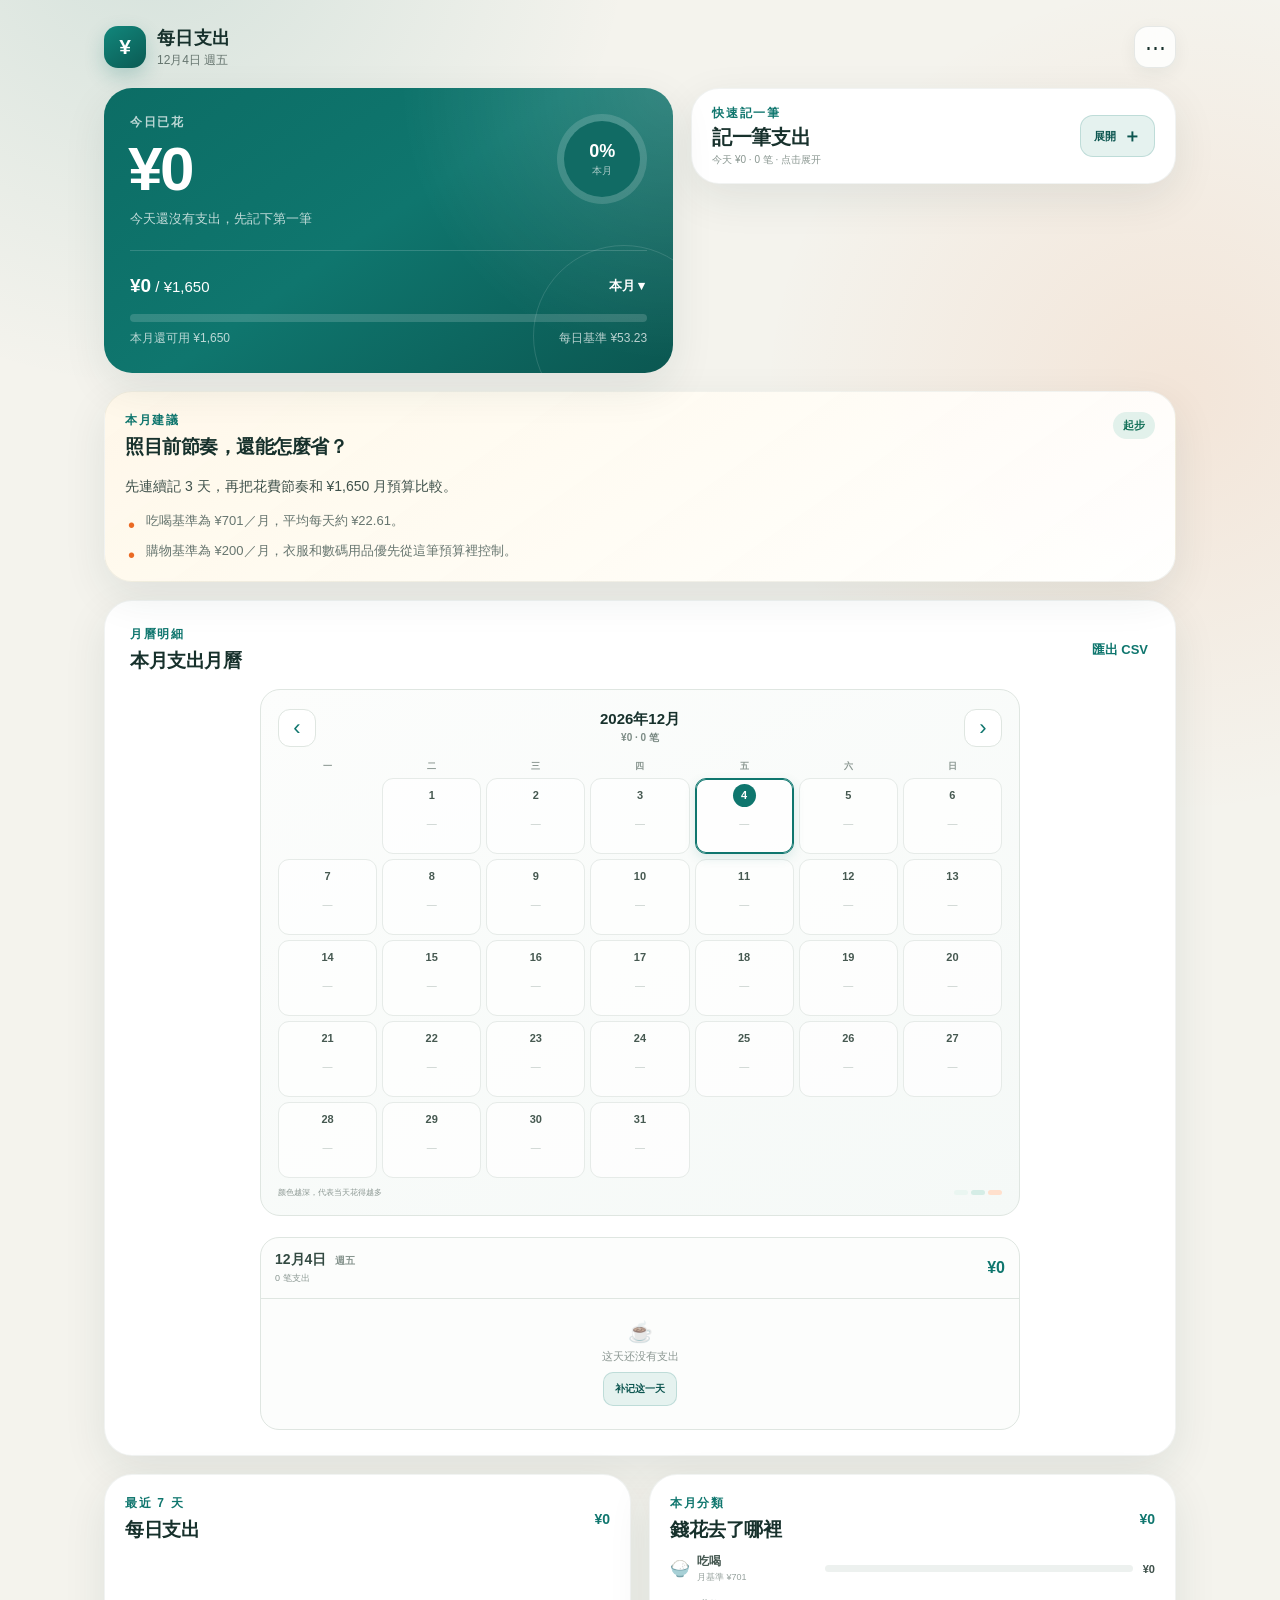
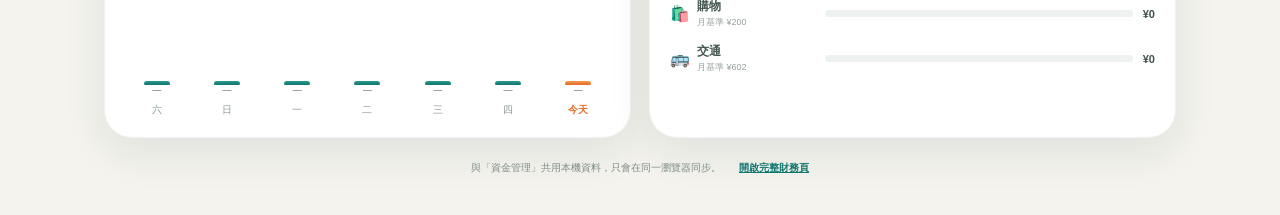
<file: ledger/daily/index.html>
<!doctype html>
<html lang="zh-Hant">
<head>
  <meta charset="utf-8">
  <meta name="viewport" content="width=device-width, initial-scale=1, viewport-fit=cover">
  <meta name="theme-color" content="#0f766e">
  <meta name="mobile-web-app-capable" content="yes">
  <meta name="apple-mobile-web-app-capable" content="yes">
  <meta name="apple-mobile-web-app-title" content="每日支出">
  <meta name="description" content="快速記錄食材、飲水、外食與交通支出，自動計算每日節奏、本月預算與節省建議。">
  <link rel="manifest" href="./manifest.json">
  <link rel="icon" href="../icon-192.png">
  <link rel="apple-touch-icon" href="../icon-192.png">
  <link rel="stylesheet" href="./styles.css">
  <title>每日支出 · 快速記帳</title>
</head>
<body>
  <div class="page-shell">
    <header class="topbar">
      <a class="brand" href="./" aria-label="每日支出首頁">
        <span class="brand-mark" aria-hidden="true">¥</span>
        <span>
          <strong>每日支出</strong>
          <small id="todayLabel">今天</small>
        </span>
      </a>
      <div class="topbar-actions">
        <button class="icon-button install-button" id="installButton" type="button" hidden>安裝</button>
        <button class="icon-button" id="settingsButton" type="button" aria-label="開啟設定" title="設定">⋯</button>
      </div>
    </header>

    <main>
      <div class="dashboard-grid">
        <section class="summary-card" aria-labelledby="summaryTitle">
          <div class="summary-heading">
            <div>
              <p class="eyebrow" id="summaryTitle">今日已花</p>
              <strong class="hero-number" id="todayTotal">¥0</strong>
              <p class="summary-sub" id="todayMeta">還沒有支出，先記下第一筆</p>
            </div>
            <div class="pace-dial" id="paceDial" aria-label="本月預算使用進度">
              <span id="pacePercent">0%</span>
              <small>本月</small>
            </div>
          </div>

          <div class="month-block">
            <div class="month-line">
              <span><b id="monthSpent">¥0</b> / <span id="monthBudget">¥1,650</span></span>
              <button class="text-button on-dark" id="changeMonthButton" type="button" aria-label="切換查看月份"><span id="monthLabel">本月</span> ▾</button>
            </div>
            <div class="progress-track" aria-hidden="true"><span id="monthProgress"></span></div>
            <div class="summary-foot">
              <span id="budgetLeft">本月還可用 ¥1,650</span>
              <span id="dailyPace">每日約 ¥53</span>
            </div>
          </div>
        </section>

        <section class="entry-card collapsed" id="entryCard" aria-labelledby="entryTitle">
          <div class="entry-compact">
            <div class="entry-compact-copy">
              <p class="eyebrow dark">快速記一筆</p>
              <h1 id="entryTitle">記一筆支出</h1>
              <p class="entry-toggle-meta" id="entryToggleMeta">今天 ¥0 · 點擊展開</p>
            </div>
            <button class="entry-toggle" id="entryToggle" type="button" aria-expanded="false" aria-controls="entryBody">
              <span id="entryToggleLabel">展開</span>
              <span id="entryToggleIcon" aria-hidden="true">＋</span>
            </button>
          </div>

          <div class="entry-body" id="entryBody" hidden>
            <div class="entry-body-tools">
              <button class="text-button" id="cancelEditButton" type="button" hidden>取消編輯</button>
              <button class="text-button entry-collapse-button" id="entryCollapseButton" type="button">收起</button>
            </div>
            <form id="expenseForm" novalidate>
              <label class="amount-field" for="amountInput">
                <span>¥</span>
                <input id="amountInput" type="number" inputmode="decimal" min="0.01" max="99999" step="0.01" placeholder="0.00" autocomplete="off" aria-describedby="amountError">
              </label>
              <p class="field-error" id="amountError" role="alert"></p>

              <div class="quick-amounts" id="quickAmounts" aria-label="常用金額">
                <button type="button" data-amount="3">3</button>
                <button type="button" data-amount="5">5</button>
                <button type="button" data-amount="10">10</button>
                <button type="button" data-amount="20">20</button>
                <button type="button" data-amount="30">30</button>
                <button type="button" data-amount="50">50</button>
              </div>

              <fieldset class="category-fieldset">
                <legend>支出大類</legend>
                <div class="category-grid major-category-grid" id="categoryGrid">
                  <button class="category-button" type="button" data-major="eat" aria-pressed="false">
                    <span class="category-icon" aria-hidden="true">🍚</span>
                    <span>吃喝</span>
                  </button>
                  <button class="category-button" type="button" data-major="shopping" aria-pressed="false">
                    <span class="category-icon" aria-hidden="true">🛍️</span>
                    <span>購物</span>
                  </button>
                  <button class="category-button" type="button" data-major="transport" aria-pressed="false">
                    <span class="category-icon" aria-hidden="true">🚌</span>
                    <span>交通</span>
                  </button>
                </div>

                <div class="subcategory-field" id="subcategoryField">
                  <div class="subcategory-label">細分類</div>
                  <div class="subcategory-grid" id="subcategoryGrid"></div>
                </div>
                <p class="field-error" id="categoryError" role="alert"></p>
              </fieldset>

              <div class="note-row">
                <label for="noteInput">備註 <span>選填</span></label>
                <input id="noteInput" type="text" maxlength="60" placeholder="例如：外賣、菜市場、日用品" autocomplete="off">
              </div>
              <div class="quick-notes" id="quickNotes" aria-label="常用備註"></div>

              <div class="entry-details">
                <label for="dateInput">日期<input id="dateInput" type="date" required></label>
                <label for="payInput">付款方式
                  <select id="payInput">
                    <option value="微信零錢">微信零錢</option>
                    <option value="支付寶">支付寶</option>
                    <option value="建設銀行儲蓄卡">建設銀行卡</option>
                    <option value="現金">現金</option>
                    <option value="美團月付">美團月付（信用）</option>
                    <option value="花唄">花唄（信用）</option>
                  </select>
                </label>
              </div>

              <button class="save-button" id="saveButton" type="submit">
                <span id="saveButtonText">記下這筆支出</span>
                <span aria-hidden="true">→</span>
              </button>
              <p class="storage-note">資料會寫入同一個「資金管理」記帳資料庫，不會另外建立一份。</p>
            </form>
          </div>
        </section>
        <section class="advice-card" aria-labelledby="adviceTitle">
          <div class="section-heading">
            <div>
              <p class="eyebrow dark">本月建議</p>
              <h2 id="adviceTitle">照目前節奏，還能怎麼省？</h2>
            </div>
            <span class="advice-status" id="adviceStatus">平穩</span>
          </div>
          <p class="advice-lead" id="adviceLead">先記幾筆，我會依你的實際花費給出建議。</p>
          <ul class="advice-list" id="adviceList"></ul>
        </section>

      </div>

      <section class="history-section" aria-labelledby="historyTitle">
        <div class="section-heading history-heading">
          <div>
            <p class="eyebrow dark">月曆明細</p>
            <h2 id="historyTitle">本月支出月曆</h2>
          </div>
          <button class="text-button" id="exportButton" type="button">匯出 CSV</button>
        </div>
        <div id="historyList" class="history-list"></div>
      </section>

      <div class="insights-grid">
        <section class="panel trend-panel" aria-labelledby="trendTitle">
          <div class="section-heading compact">
            <div>
              <p class="eyebrow dark">最近 7 天</p>
              <h2 id="trendTitle">每日支出</h2>
            </div>
            <span class="panel-total" id="trendTotal">¥0</span>
          </div>
          <div class="trend-chart" id="trendChart" aria-label="最近七天支出長條圖"></div>
        </section>

        <section class="panel category-panel" aria-labelledby="categorySummaryTitle">
          <div class="section-heading compact">
            <div>
              <p class="eyebrow dark">本月分類</p>
              <h2 id="categorySummaryTitle">錢花去了哪裡</h2>
            </div>
            <span class="panel-total" id="categoryTotal">¥0</span>
          </div>
          <div class="category-summary-list" id="categorySummaryList"></div>
        </section>
      </div>    </main>

    <footer class="page-footer">
      <span>與「資金管理」共用本機資料，只會在同一瀏覽器同步。</span>
      <a href="../finance.html">開啟完整財務頁</a>
    </footer>
  </div>

  <div class="modal-backdrop" id="settingsModal" hidden>
    <section class="modal-card" role="dialog" aria-modal="true" aria-labelledby="settingsTitle">
      <div class="modal-heading">
        <div>
          <p class="eyebrow dark">設定</p>
          <h2 id="settingsTitle">生活費預算</h2>
        </div>
        <button class="icon-button" id="closeSettingsButton" type="button" aria-label="關閉設定">✕</button>
      </div>

      <form id="settingsForm">
        <div class="settings-grid">
          <label>標準月預算
            <input id="monthlyBudgetInput" type="number" min="1" step="1" inputmode="decimal">
          </label>
          <label>警戒上限
            <input id="safeBudgetInput" type="number" min="1" step="1" inputmode="decimal">
          </label>
          <label>吃喝
            <input id="eatDrinkCapInput" type="number" min="1" step="1" inputmode="decimal">
          </label>
          <label>購物
            <input id="shoppingCapInput" type="number" min="1" step="1" inputmode="decimal">
          </label>
          <label>交通
            <input id="transportCapInput" type="number" min="1" step="1" inputmode="decimal">
          </label>
        </div>
        <p class="settings-help">預設依你的生活費基準：標準 ¥1,650／月、警戒 ¥1,900／月；吃喝 ¥701、購物 ¥200、交通 ¥602。</p>
        <button class="save-button compact-save" type="submit">儲存設定</button>
      </form>

      <div class="settings-actions">
        <button class="secondary-button" id="exportSettingsButton" type="button">匯出本月明細</button>
        <button class="secondary-button" id="installHelpButton" type="button">如何安裝到主畫面</button>
      </div>
      <div class="install-help" id="installHelp" hidden>
        <p><b>iPhone：</b>用 Safari 開啟此頁 → 點「分享」→「加入主畫面」。</p>
        <p><b>Android／Chrome：</b>點右上角選單 →「安裝應用程式」或「加到主畫面」。</p>
      </div>
      <p class="data-caution">此頁使用瀏覽器本機儲存。更換手機、清除網站資料或換瀏覽器前，請先到完整財務頁匯出備份。</p>
    </section>
  </div>

  <div class="month-modal-backdrop" id="monthModal" hidden>
    <section class="month-modal" role="dialog" aria-modal="true" aria-labelledby="monthModalTitle">
      <div class="modal-heading">
        <h2 id="monthModalTitle">查看月份</h2>
        <button class="icon-button" id="closeMonthButton" type="button" aria-label="關閉">✕</button>
      </div>
      <label class="month-input-label" for="monthInput">年月
        <input id="monthInput" type="month">
      </label>
      <div class="month-actions">
        <button class="secondary-button" id="previousMonthButton" type="button">上個月</button>
        <button class="secondary-button" id="currentMonthButton" type="button">回到本月</button>
      </div>
    </section>
  </div>

  <div class="toast" id="toast" role="status" aria-live="polite">
    <span id="toastText"></span>
    <button id="undoButton" type="button" hidden>復原</button>
  </div>

  <script src="./app.js" defer></script>
</body>
</html>
</file>
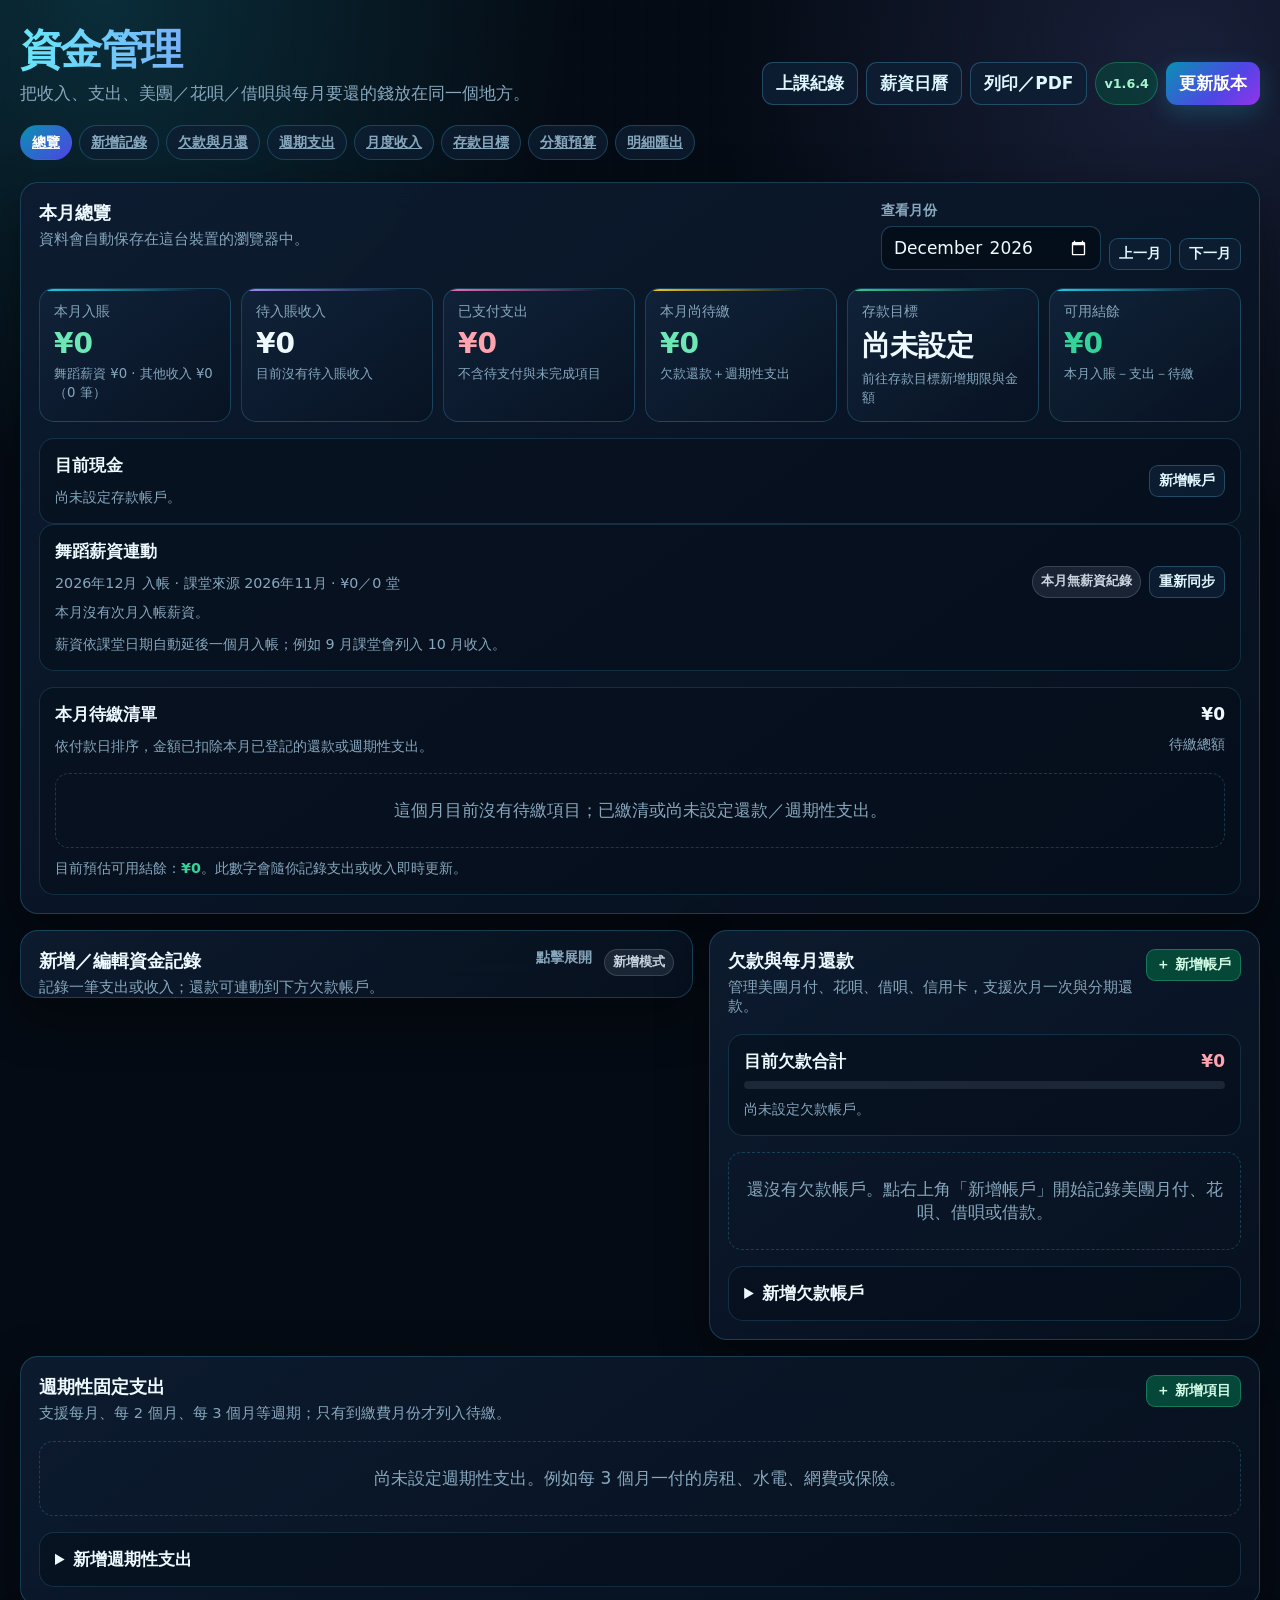
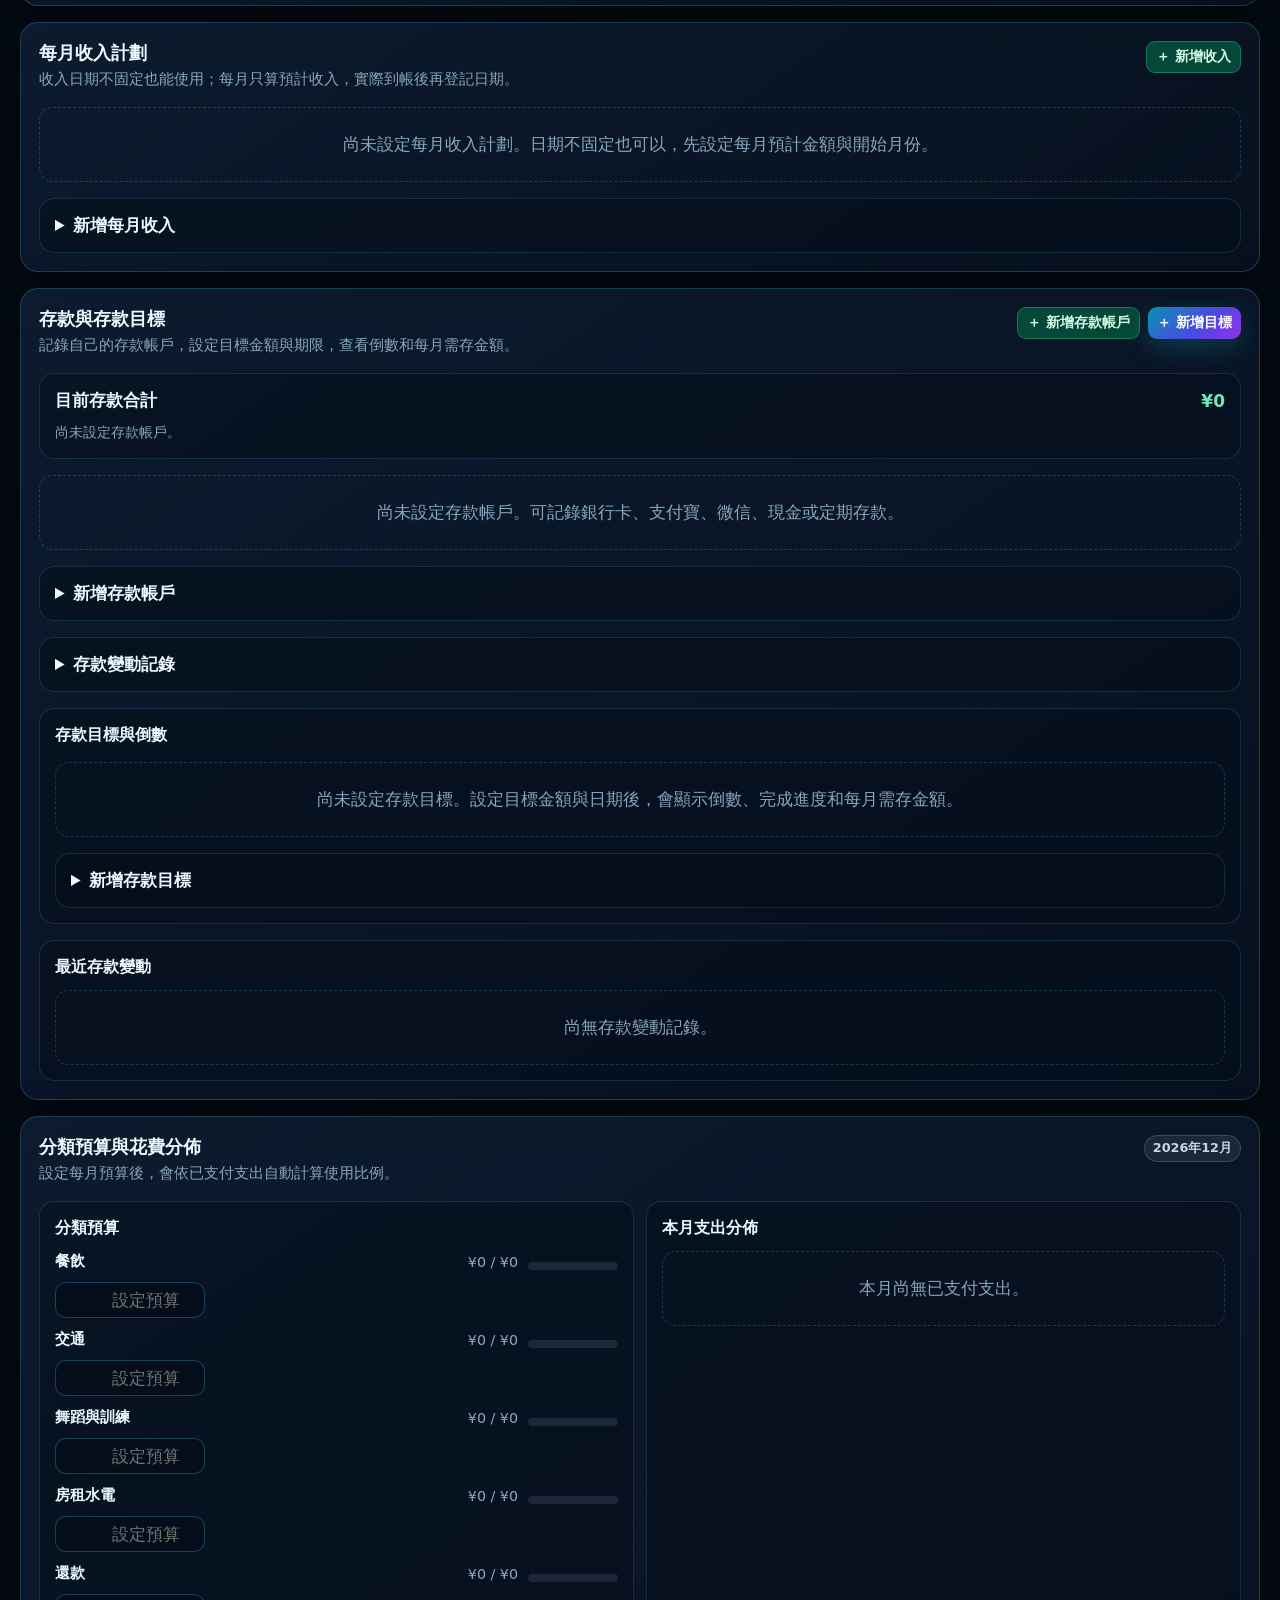
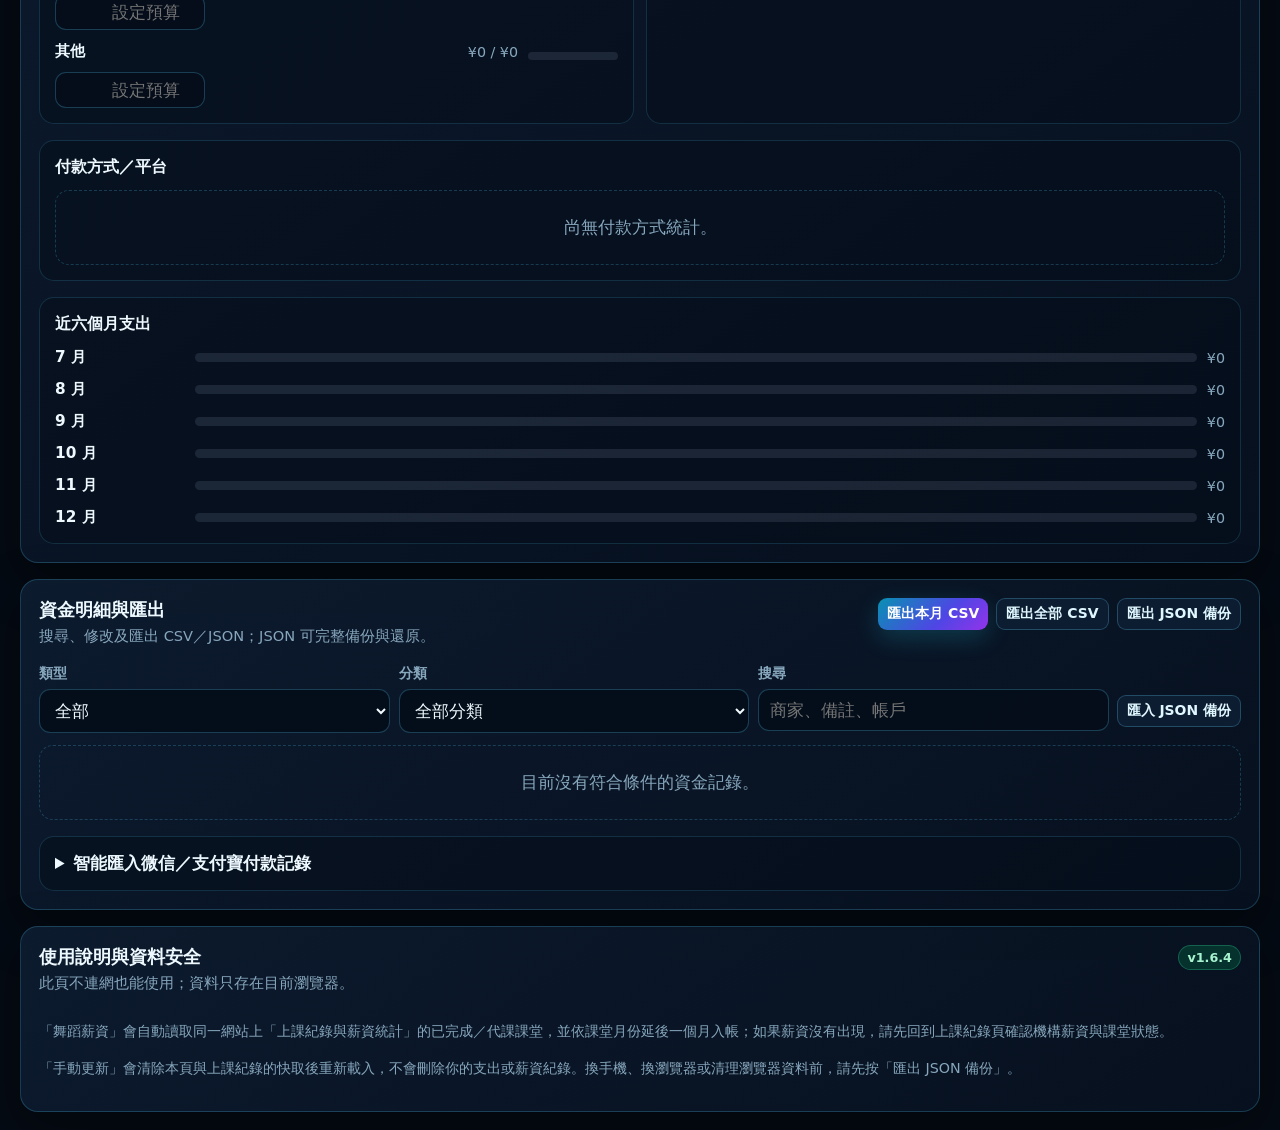
<file: ledger/finance-legacy.html>
<!doctype html>
<html lang="zh-Hant">
<head>
<meta charset="utf-8">
<meta name="viewport" content="width=device-width, initial-scale=1, viewport-fit=cover">
<meta name="theme-color" content="#0b1324">
<meta name="mobile-web-app-capable" content="yes">
<meta name="apple-mobile-web-app-capable" content="yes">
<meta name="apple-mobile-web-app-status-bar-style" content="black-translucent">
<meta name="apple-mobile-web-app-title" content="資金管理">
<link rel="manifest" href="./finance-manifest.json">
<link rel="apple-touch-icon" href="./icon-192.png">
<title>資金管理 · 支出、欠款與舞蹈薪資</title>
<link rel="stylesheet" href="./finance.css">
</head>
<body>
<div class="wrap">
  <header class="hero">
    <div>
      <h1>資金管理</h1>
      <p>把收入、支出、美團／花唄／借唄與每月要還的錢放在同一個地方。</p>
    </div>
    <div class="hero-actions no-print">
      <a class="btn" data-ledger-link href="./">上課紀錄</a>
      <a class="btn" href="./salary-calendar.html">薪資日曆</a>
      <button id="print-report" class="btn" type="button">列印／PDF</button>
      <span class="pill good" id="hero-version">v1.6.4</span>
      <button id="manual-update" class="btn primary" type="button">更新版本</button>
    </div>
  </header>

  <nav class="tabs no-print" aria-label="頁面快速前往">
    <a class="tab active" href="#overview">總覽</a>
    <a class="tab" href="#entry">新增記錄</a>
    <a class="tab" href="#debts">欠款與月還</a>
    <a class="tab" href="#recurring">週期支出</a>
    <a class="tab" href="#income-plans">月度收入</a>
    <a class="tab" href="#savings">存款目標</a>
    <a class="tab" href="#budget">分類預算</a>
    <a class="tab" href="#records">明細匯出</a>
  </nav>

  <section class="card section" id="overview">
    <div class="card-head">
      <div>
        <h2>本月總覽</h2>
        <p id="overview-hint">資料會自動保存在這台裝置的瀏覽器中。</p>
      </div>
      <div class="month-control">
        <div>
          <label for="month-picker">查看月份</label>
          <input id="month-picker" type="month">
        </div>
        <button id="prev-month" class="btn small" type="button">上一月</button>
        <button id="next-month" class="btn small" type="button">下一月</button>
      </div>
    </div>
    <div class="card-body">
      <div id="metrics" class="metrics"></div>
      <div class="subcard section" id="cash-overview" data-target="#savings"></div>
      <div class="subcard" id="salary-panel"></div>
      <div class="subcard section" id="due-panel"></div>

    </div>
  </section>

  <main class="layout section">
    <details class="card entry-card" id="entry">
      <summary class="card-head entry-summary">
        <div>
          <h2>新增／編輯資金記錄</h2>
          <p>記錄一筆支出或收入；還款可連動到下方欠款帳戶。</p>
        </div>
        <span class="entry-toggle-hint">點擊展開</span>
        <span class="pill muted" id="entry-mode">新增模式</span>
      </summary>
      <div class="card-body">
        <form id="tx-form">
          <input id="tx-id" type="hidden">
          <div class="segmented" role="group" aria-label="記錄類型">
            <label><input type="radio" name="tx-type" value="expense" checked><span>支出</span></label>
            <label><input type="radio" name="tx-type" value="income"><span>收入</span></label>
          </div>
          <div class="form-grid section">
            <div class="field">
              <label for="tx-date">日期</label>
              <input id="tx-date" type="date" required>
            </div>
            <div class="field">
              <label for="tx-amount">金額（¥）</label>
              <input id="tx-amount" type="number" min="0.01" step="0.01" inputmode="decimal" required>
            </div>
            <div class="field">
              <label for="tx-category">分類</label>
              <select id="tx-category" required></select>
            </div>
            <div class="field">
              <label for="tx-account">付款／收款方式</label>
              <select id="tx-account" required></select>
            </div>
            <div class="field full">
              <label for="tx-item">項目名稱／商家</label>
              <input id="tx-item" type="text" maxlength="80" placeholder="例如：午餐、美團買菜、舞蹈課交通">
            </div>
            <div class="field">
              <label for="tx-status">狀態</label>
              <select id="tx-status">
                <option value="paid">已支付／已入帳</option>
                <option value="pending">待支付</option>
              </select>
            </div>
            <div class="field">
              <label for="tx-debt">連動欠款帳戶（選填）</label>
              <select id="tx-debt"><option value="">不連動</option></select>
            </div>
            <div class="field full">
              <label for="tx-recurring">連動週期性支出（選填）</label>
              <select id="tx-recurring"><option value="">不連動</option></select>
            </div>
            <div class="field full">
              <label for="tx-income-plan">連動每月收入計劃（選填）</label>
              <select id="tx-income-plan"><option value="">不連動</option></select>
            </div>
            <div class="field full">
              <label for="tx-note">備註</label>
              <textarea id="tx-note" placeholder="例如：本期第 3 期、代墊後收回、花唄分期"></textarea>
            </div>
          </div>
          <div class="inline-actions section">
            <button class="btn primary" type="submit">儲存記錄</button>
            <button class="btn" id="tx-reset" type="button">清除表單</button>
            <span class="helper" id="tx-hint"></span>
          </div>
        </form>
      </div>
    </details>

    <section class="card" id="debts">
      <div class="card-head">
        <div>
          <h2>欠款與每月還款</h2>
          <p>管理美團月付、花唄、借唄、信用卡，支援次月一次與分期還款。</p>
        </div>
        <button id="show-debt-form" class="btn small good" type="button">＋ 新增帳戶</button>
      </div>
      <div class="card-body">
        <div class="subcard">
          <div class="inline-actions" style="justify-content:space-between;align-items:center">
            <strong>目前欠款合計</strong>
            <strong id="debt-total" class="amount-expense">¥0</strong>
          </div>
          <div class="progress" id="debt-progress"><i style="width:0%"></i></div>
          <p class="helper" id="debt-summary">尚未設定欠款帳戶。</p>
        </div>
        <div id="debt-list" class="debt-grid section"></div>
        <details id="debt-form-wrap" class="subcard section">
          <summary style="cursor:pointer;font-weight:800" id="debt-form-title">新增欠款帳戶</summary>
          <form id="debt-form" class="form-grid section">
            <input id="debt-id" type="hidden">
            <div class="field">
              <label for="debt-platform">平台</label>
              <select id="debt-platform">
                <option>美團月付</option><option>花唄</option><option>借唄</option><option>信用卡</option><option>其他</option>
              </select>
            </div>
            <div class="field">
              <label for="debt-name">帳戶名稱</label>
              <input id="debt-name" type="text" maxlength="40" placeholder="例如：我的花唄">
            </div>
            <div class="field">
              <label for="debt-balance">目前欠款（¥）</label>
              <input id="debt-balance" type="number" min="0" step="0.01" inputmode="decimal" required>
            </div>
            <div class="field">
              <label for="debt-repayment-type">還款方式</label>
              <select id="debt-repayment-type">
                <option value="monthly">每月固定還款</option>
                <option value="next_month">次月一次性還款</option>
                <option value="installment">分期還款</option>
                <option value="custom">每月金額不同</option>
              </select>
            </div>
            <div class="field">
              <label for="debt-first-month">首次還款月份</label>
              <input id="debt-first-month" type="month" required>
            </div>
            <div class="field hidden" id="debt-installment-field">
              <label for="debt-installment-months">分期期數</label>
              <input id="debt-installment-months" type="number" min="1" max="120" step="1" value="1" inputmode="numeric">
            </div>
            <div class="field">
              <label for="debt-monthly" id="debt-monthly-label">每月應還（¥）</label>
              <input id="debt-monthly" type="number" min="0" step="0.01" inputmode="decimal" required>
            </div>
            <div class="field">
              <label for="debt-due-day" id="debt-due-day-label">每月還款日</label>
              <input id="debt-due-day" type="number" min="1" max="31" step="1" inputmode="numeric" required>
            </div>
            <div class="field full hidden" id="debt-custom-schedule-field">
              <label>每月還款計劃</label>
              <div id="debt-schedule-list" class="schedule-editor"></div>
              <div class="inline-actions section">
                <button class="btn small good" id="debt-add-schedule" type="button">＋ 新增一期</button>
              </div>
              <p class="helper">每一期可設定不同月份與不同金額；沒有列出的月份不會列入待繳。</p>
            </div>
            <p class="helper full" id="debt-plan-hint">次月一次只會在首次還款月份列入待繳；分期會在指定期數內按月列入。</p>

            <div class="field">
              <label for="debt-rate">年利率（選填 %）</label>
              <input id="debt-rate" type="number" min="0" step="0.01" inputmode="decimal" placeholder="例如：18.25">
            </div>
            <div class="field full">
              <label for="debt-note">備註</label>
              <input id="debt-note" type="text" maxlength="100" placeholder="例如：分期 12 期，剩 5 期">
            </div>
            <div class="inline-actions full">
              <button class="btn primary" type="submit">儲存帳戶</button>
              <button id="debt-reset" class="btn" type="button">取消／清除</button>
            </div>
          </form>
        </details>
      </div>
    </section>
  </main>

  <section class="card section full" id="recurring">
    <div class="card-head">
      <div>
        <h2>週期性固定支出</h2>
        <p>支援每月、每 2 個月、每 3 個月等週期；只有到繳費月份才列入待繳。</p>
      </div>
      <button id="show-recurring-form" class="btn small good" type="button">＋ 新增項目</button>
    </div>
    <div class="card-body">
      <div id="recurring-list" class="debt-grid"></div>
      <details id="recurring-form-wrap" class="subcard section">
        <summary style="cursor:pointer;font-weight:800" id="recurring-form-title">新增週期性支出</summary>
        <form id="recurring-form" class="form-grid section">
          <input id="recurring-id" type="hidden">
          <div class="field">
            <label for="recurring-name">項目名稱</label>
            <input id="recurring-name" type="text" maxlength="60" placeholder="例如：房租、水電、健身房" required>
          </div>
          <div class="field">
            <label for="recurring-amount">每次繳款金額（¥）</label>
            <input id="recurring-amount" type="number" min="0.01" step="0.01" inputmode="decimal" required>
          </div>
          <div class="field">
            <label for="recurring-cycle-months">繳費週期（月）</label>
            <input id="recurring-cycle-months" type="number" min="1" max="24" step="1" value="1" inputmode="numeric" required>
            <p class="helper">1＝每月一次，3＝每 3 個月一次。</p>
          </div>
          <div class="field">
            <label for="recurring-first-month">首次繳費月份</label>
            <input id="recurring-first-month" type="month" required>
          </div>
          <div class="field">
            <label for="recurring-category">分類</label>
            <select id="recurring-category"></select>
          </div>
          <div class="field">
            <label for="recurring-account">付款方式</label>
            <select id="recurring-account"></select>
          </div>
          <div class="field">
            <label for="recurring-due-day">繳費日</label>
            <input id="recurring-due-day" type="number" min="1" max="31" step="1" inputmode="numeric" required>
          </div>
          <div class="field">
            <label for="recurring-active">狀態</label>
            <select id="recurring-active"><option value="true">啟用</option><option value="false">停用</option></select>
          </div>
          <div class="field full">
            <label for="recurring-note">備註</label>
            <input id="recurring-note" type="text" maxlength="100">
          </div>
          <div class="inline-actions full">
            <button class="btn primary" type="submit">儲存項目</button>
            <button id="recurring-reset" class="btn" type="button">取消／清除</button>
          </div>
        </form>
      </details>
    </div>
  </section>

  <section class="card section full" id="income-plans">
    <div class="card-head">
      <div>
        <h2>每月收入計劃</h2>
        <p>收入日期不固定也能使用；每月只算預計收入，實際到帳後再登記日期。</p>
      </div>
      <button id="show-income-plan-form" class="btn small good" type="button">＋ 新增收入</button>
    </div>
    <div class="card-body">
      <div id="income-plan-list" class="debt-grid"></div>
      <details id="income-plan-form-wrap" class="subcard section">
        <summary style="cursor:pointer;font-weight:800" id="income-plan-form-title">新增每月收入</summary>
        <form id="income-plan-form" class="form-grid section">
          <input id="income-plan-id" type="hidden">
          <div class="field">
            <label for="income-plan-name">收入名稱</label>
            <input id="income-plan-name" type="text" maxlength="60" placeholder="例如：固定合作、分潤、兼職" required>
          </div>
          <div class="field">
            <label for="income-plan-amount">每月預計收入（¥）</label>
            <input id="income-plan-amount" type="number" min="0.01" step="0.01" inputmode="decimal" required>
          </div>
          <div class="field">
            <label for="income-plan-start">開始月份</label>
            <input id="income-plan-start" type="month" required>
          </div>
          <div class="field">
            <label for="income-plan-active">狀態</label>
            <select id="income-plan-active"><option value="true">啟用</option><option value="false">停用</option></select>
          </div>
          <div class="field full">
            <label for="income-plan-note">備註</label>
            <input id="income-plan-note" type="text" maxlength="100" placeholder="例如：每月 5～15 日之間到帳">
          </div>
          <div class="inline-actions full">
            <button class="btn primary" type="submit">儲存收入計劃</button>
            <button id="income-plan-reset" class="btn" type="button">取消／清除</button>
          </div>
        </form>
      </details>
    </div>
  </section>
  <section class="card section full" id="savings">
    <div class="card-head">
      <div>
        <h2>存款與存款目標</h2>
        <p>記錄自己的存款帳戶，設定目標金額與期限，查看倒數和每月需存金額。</p>
      </div>
      <div class="inline-actions">
        <button id="show-savings-account-form" class="btn small good" type="button">＋ 新增存款帳戶</button>
        <button id="show-savings-goal-form" class="btn small primary" type="button">＋ 新增目標</button>
      </div>
    </div>
    <div class="card-body">
      <div class="subcard">
        <div class="inline-actions" style="justify-content:space-between;align-items:center">
          <strong>目前存款合計</strong>
          <strong id="savings-total" class="amount-income">¥0</strong>
        </div>
        <p class="helper" id="savings-summary">尚未設定存款帳戶。</p>
      </div>
      <div id="savings-list" class="debt-grid section"></div>

      <details id="savings-account-form-wrap" class="subcard section">
        <summary style="cursor:pointer;font-weight:800" id="savings-account-form-title">新增存款帳戶</summary>
        <form id="savings-account-form" class="form-grid section">
          <input id="savings-account-id" type="hidden">
          <div class="field">
            <label for="savings-account-name">帳戶名稱</label>
            <input id="savings-account-name" type="text" maxlength="60" placeholder="例如：工資卡、支付寶餘額" required>
          </div>
          <div class="field">
            <label for="savings-account-type">帳戶類型</label>
            <select id="savings-account-type">
              <option>銀行卡</option><option>微信</option><option>支付寶</option><option>現金</option><option>定期存款</option><option>其他</option>
            </select>
          </div>
          <div class="field">
            <label for="savings-account-balance">目前餘額（¥）</label>
            <input id="savings-account-balance" type="number" min="0" step="0.01" inputmode="decimal" required>
          </div>
          <div class="field">
            <label for="savings-account-note">備註</label>
            <input id="savings-account-note" type="text" maxlength="100" placeholder="例如：緊急備用金">
          </div>
          <div class="inline-actions full">
            <button class="btn primary" type="submit">儲存存款帳戶</button>
            <button id="savings-account-reset" class="btn" type="button">取消／清除</button>
          </div>
        </form>
      </details>

      <details id="savings-movement-form-wrap" class="subcard section">
        <summary style="cursor:pointer;font-weight:800" id="savings-movement-title">存款變動記錄</summary>
        <form id="savings-movement-form" class="form-grid section">
          <input id="savings-movement-id" type="hidden">
          <div class="field">
            <label for="savings-movement-account">存款帳戶</label>
            <select id="savings-movement-account" required></select>
          </div>
          <div class="field">
            <label for="savings-movement-action">動作</label>
            <select id="savings-movement-action">
              <option value="deposit">存入／增加</option>
              <option value="withdraw">取出／減少</option>
              <option value="adjust">校正餘額</option>
            </select>
          </div>
          <div class="field">
            <label for="savings-movement-amount">金額／新餘額（¥）</label>
            <input id="savings-movement-amount" type="number" min="0.01" step="0.01" inputmode="decimal" required>
          </div>
          <div class="field">
            <label for="savings-movement-date">日期</label>
            <input id="savings-movement-date" type="date" required>
          </div>
          <div class="field full">
            <label for="savings-movement-note">備註</label>
            <input id="savings-movement-note" type="text" maxlength="100" placeholder="例如：10 月薪資存入">
          </div>
          <div class="inline-actions full">
            <button class="btn primary" type="submit">儲存存款變動</button>
            <button id="savings-movement-reset" class="btn" type="button">取消／清除</button>
          </div>
        </form>
      </details>

      <div class="subcard section">
        <div class="inline-actions" style="justify-content:space-between;align-items:center">
          <h3 style="margin:0;font-size:.95rem">存款目標與倒數</h3>
        </div>
        <div id="savings-goal-list" class="debt-grid section"></div>
        <details id="savings-goal-form-wrap" class="subcard section">
          <summary style="cursor:pointer;font-weight:800" id="savings-goal-form-title">新增存款目標</summary>
          <form id="savings-goal-form" class="form-grid section">
            <input id="savings-goal-id" type="hidden">
            <div class="field">
              <label for="savings-goal-name">目標名稱</label>
              <input id="savings-goal-name" type="text" maxlength="60" placeholder="例如：旅行基金、買電腦" required>
            </div>
            <div class="field">
              <label for="savings-goal-account">連動存款帳戶（選填）</label>
              <select id="savings-goal-account"><option value="">不連動，手動填目前金額</option></select>
            </div>
            <div class="field">
              <label for="savings-goal-current">目前金額（¥）</label>
              <input id="savings-goal-current" type="number" min="0" step="0.01" inputmode="decimal" value="0">
            </div>
            <div class="field">
              <label for="savings-goal-target">目標金額（¥）</label>
              <input id="savings-goal-target" type="number" min="0.01" step="0.01" inputmode="decimal" required>
            </div>
            <div class="field">
              <label for="savings-goal-date">目標日期</label>
              <input id="savings-goal-date" type="date" required>
            </div>
            <div class="field">
              <label for="savings-goal-active">狀態</label>
              <select id="savings-goal-active"><option value="true">啟用</option><option value="false">停用</option></select>
            </div>
            <div class="field full">
              <label for="savings-goal-note">備註</label>
              <input id="savings-goal-note" type="text" maxlength="100">
            </div>
            <div class="inline-actions full">
              <button class="btn primary" type="submit">儲存目標</button>
              <button id="savings-goal-reset" class="btn" type="button">取消／清除</button>
            </div>
          </form>
        </details>
      </div>

      <div class="subcard section">
        <h3 style="margin:0 0 12px;font-size:.95rem">最近存款變動</h3>
        <div id="savings-history"></div>
      </div>
    </div>
  </section>
  <section class="card section" id="budget">
    <div class="card-head">
      <div>
        <h2>分類預算與花費分佈</h2>
        <p>設定每月預算後，會依已支付支出自動計算使用比例。</p>
      </div>
      <span class="pill muted" id="budget-month-label"></span>
    </div>
    <div class="card-body">
      <div class="form-grid">
        <div class="subcard">
          <h3 style="margin:0 0 12px;font-size:.95rem">分類預算</h3>
          <div id="budget-list" class="budget-list"></div>
        </div>
        <div class="subcard">
          <h3 style="margin:0 0 12px;font-size:.95rem">本月支出分佈</h3>
          <div id="category-chart" class="chart-list"></div>
        </div>
      </div>
      <div class="subcard section">
        <h3 style="margin:0 0 12px;font-size:.95rem">付款方式／平台</h3>
        <div id="account-chart" class="chart-list"></div>
      </div>
      <div class="subcard section">
        <h3 style="margin:0 0 12px;font-size:.95rem">近六個月支出</h3>
        <div id="trend-chart" class="chart-list"></div>
      </div>
    </div>
  </section>

  <section class="card section" id="records">
    <div class="card-head">
      <div>
        <h2>資金明細與匯出</h2>
        <p>搜尋、修改及匯出 CSV／JSON；JSON 可完整備份與還原。</p>
      </div>
      <div class="inline-actions no-print">
        <button id="export-month-csv" class="btn small primary" type="button">匯出本月 CSV</button>
        <button id="export-all-csv" class="btn small" type="button">匯出全部 CSV</button>
        <button id="export-json" class="btn small" type="button">匯出 JSON 備份</button>
      </div>
    </div>
    <div class="card-body">
      <div class="toolbar">
        <div class="toolbar-fields">
          <div><label for="filter-type">類型</label><select id="filter-type"><option value="">全部</option><option value="expense">支出</option><option value="income">收入</option></select></div>
          <div><label for="filter-category">分類</label><select id="filter-category"><option value="">全部分類</option></select></div>
          <div><label for="filter-search">搜尋</label><input id="filter-search" type="search" placeholder="商家、備註、帳戶"></div>
        </div>
        <div class="toolbar-actions no-print">
          <label class="btn small">匯入 JSON 備份<input id="import-json" type="file" accept=".json,application/json" hidden></label>
        </div>
      </div>
      <div id="records-table"></div>
      <details id="bill-import-wrap" class="subcard section"><summary style="cursor:pointer;font-weight:800">智能匯入微信／支付寶付款記錄</summary><div class="section" id="bill-import-body">
          <p class="helper">可直接貼上微信或支付寶付款文字；也可上傳付款截圖，使用瀏覽器本機 OCR 嘗試辨識。辨識結果會先列在下方，確認後才寫入資金記錄。</p>
          <div class="form-grid">
            <div class="field">
              <label for="bill-import-platform">來源平台</label>
              <select id="bill-import-platform"><option value="auto">自動判斷</option><option value="wechat">微信</option><option value="alipay">支付寶</option></select>
            </div>
            <div class="field">
              <label for="bill-import-image">付款截圖</label>
              <input id="bill-import-image" type="file" accept="image/*">
            </div>
            <div class="field full">
              <label for="bill-import-text">複製的付款文字</label>
              <textarea id="bill-import-text" placeholder="例如：2026-10-08 12:30 美團 -25.50 已支付"></textarea>
            </div>
          </div>
          <div class="inline-actions section">
            <button id="parse-bill-text" class="btn primary small" type="button">解析文字</button>
            <button id="recognize-bill-image" class="btn small" type="button">辨識截圖</button>
            <button id="clear-bill-import" class="btn small" type="button">清除候選</button>
          </div>
          <p class="helper" id="bill-import-status"></p>
          <div id="bill-import-preview" class="section"></div>
          <div class="inline-actions section"><button id="import-bill-records" class="btn primary small" type="button" disabled>匯入全部候選記錄</button></div>
        </div></details>
    </div>
  </section>

  <section class="card section">
    <div class="card-head">
      <div>
        <h2>使用說明與資料安全</h2>
        <p>此頁不連網也能使用；資料只存在目前瀏覽器。</p>
      </div>
      <span class="pill good" id="version-pill">v1.6.4</span>
    </div>
    <div class="card-body helper">
      <p style="margin-top:0">「舞蹈薪資」會自動讀取同一網站上「上課紀錄與薪資統計」的已完成／代課課堂，並依課堂月份延後一個月入帳；如果薪資沒有出現，請先回到上課紀錄頁確認機構薪資與課堂狀態。</p>
      <p>「手動更新」會清除本頁與上課紀錄的快取後重新載入，不會刪除你的支出或薪資紀錄。換手機、換瀏覽器或清理瀏覽器資料前，請先按「匯出 JSON 備份」。</p>
    </div>
  </section>
</div>

<nav class="mobile-nav no-print" aria-label="手機快速選單">
  <a href="#overview">總覽</a>
  <a href="#entry">記一筆</a>
  <a href="#debts">還款</a>
  <a href="#records">匯出</a>
</nav>
<div id="toast" class="toast" role="status" aria-live="polite"></div>
<script src="./finance.js?v=12"></script>
</body>
</html>
</file>
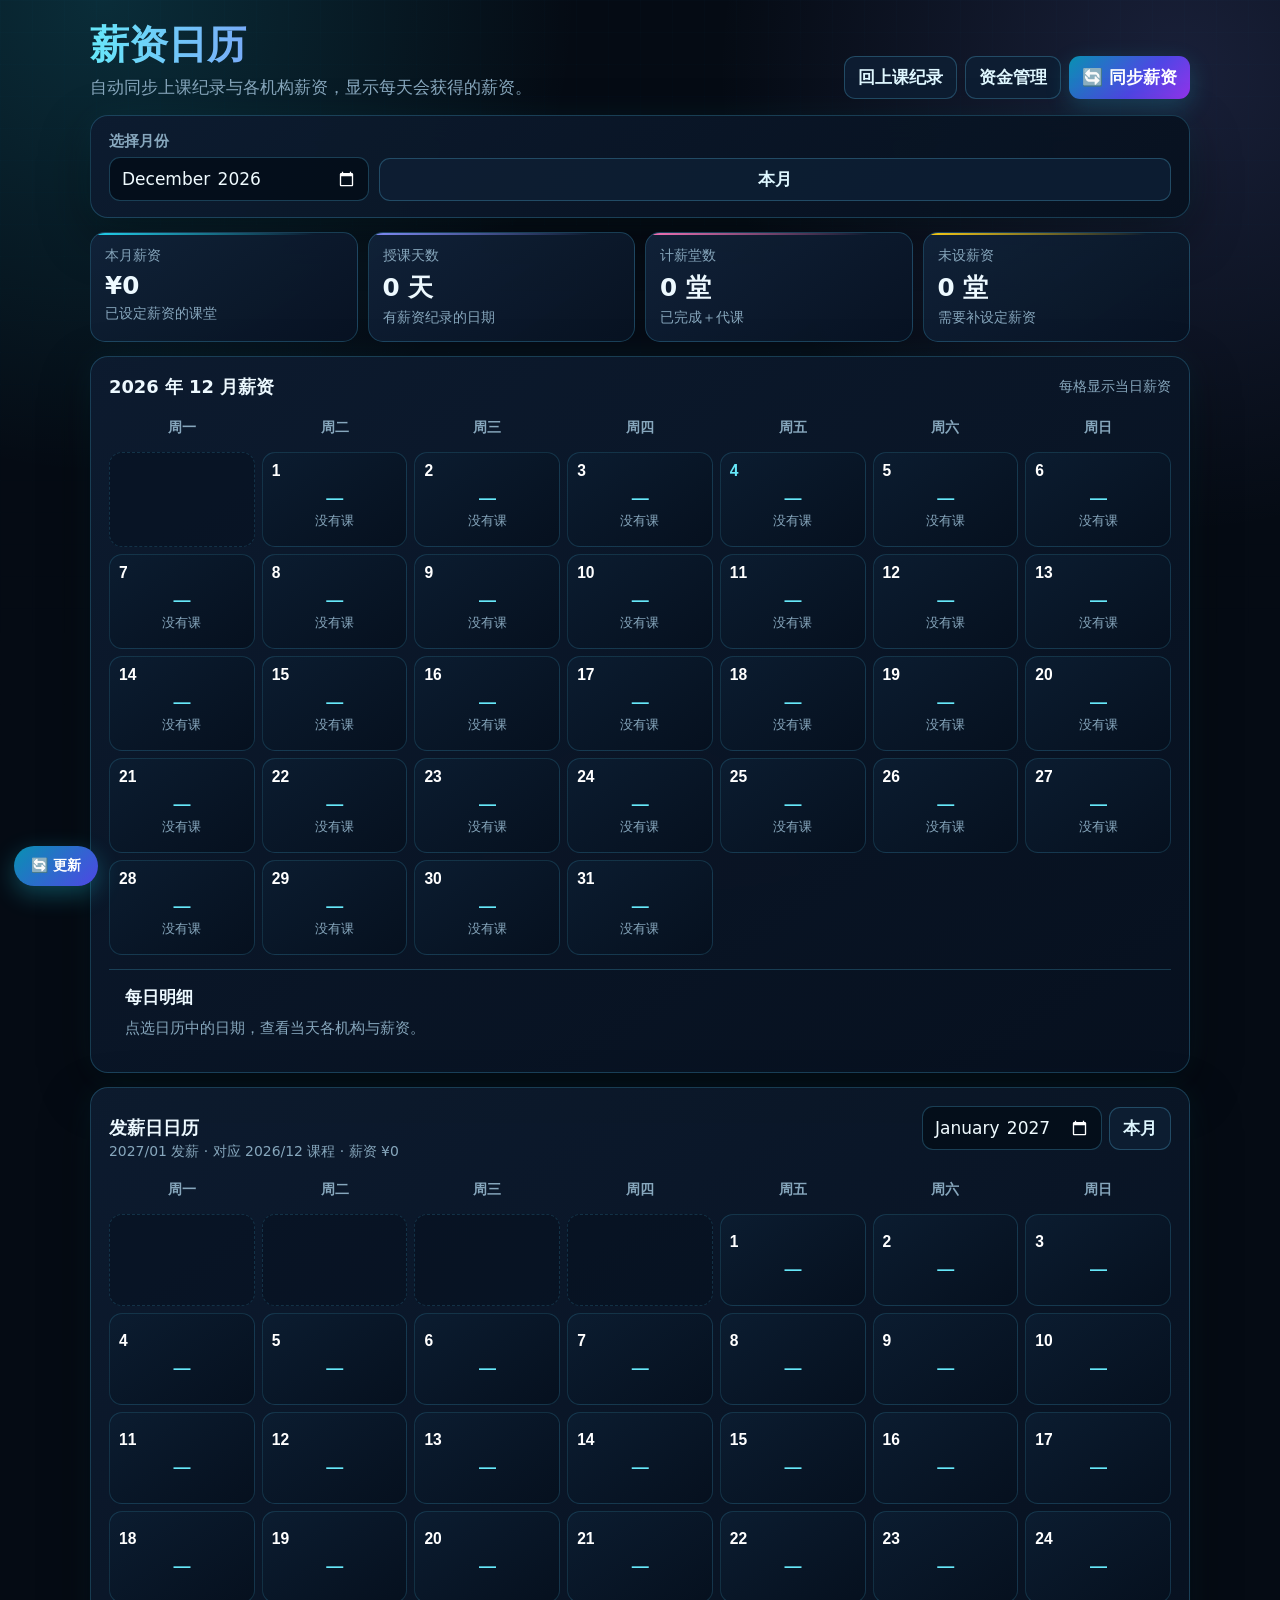
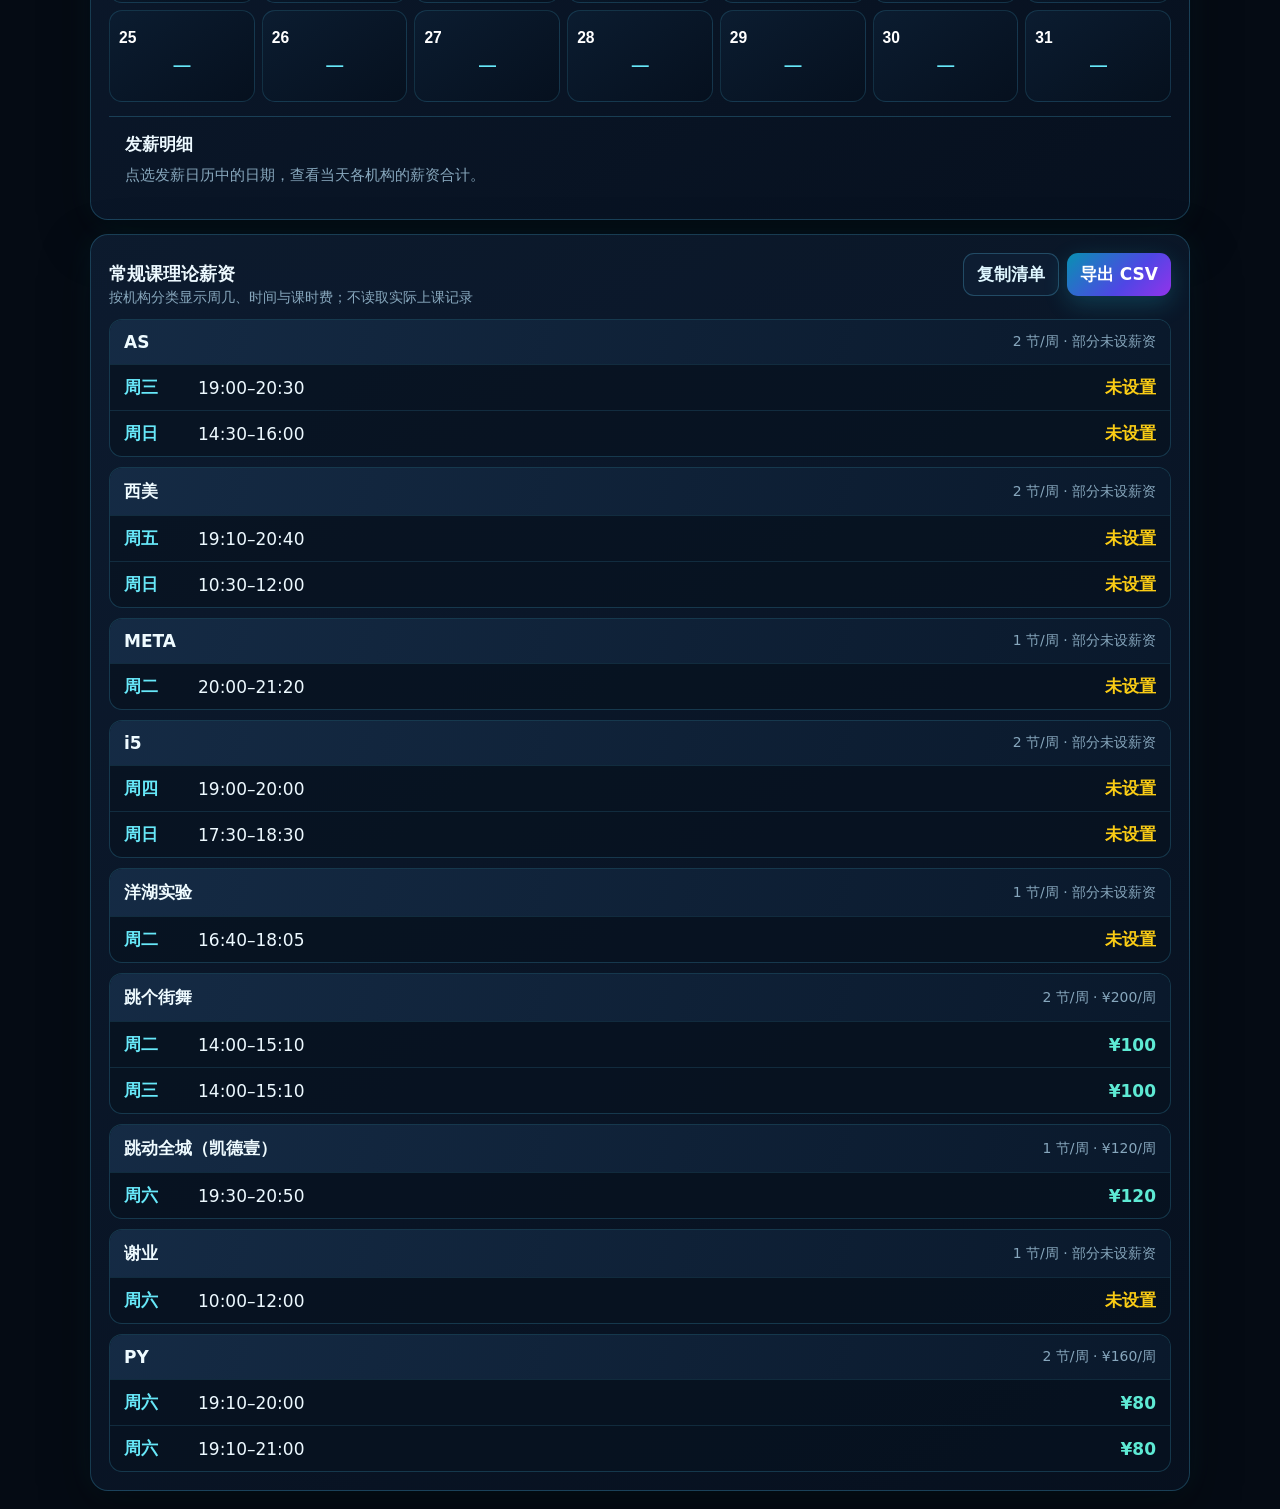
<file: ledger/salary-calendar.html>
<!doctype html>
<html lang="zh-Hans">
<head>
<meta charset="utf-8">
<meta name="viewport" content="width=device-width, initial-scale=1, viewport-fit=cover">
<meta name="theme-color" content="#22d3ee">
<title>薪资日历</title>
<style>
:root{color-scheme:dark;--bg:#050b14;--surface:rgba(10,22,38,.95);--line:rgba(83,210,255,.22);--text:#edf9ff;--muted:#87a7bd;--cyan:#22d3ee;--violet:#818cf8;--pink:#f472b6;--green:#34d399;--yellow:#facc15;--danger:#fb7185}
*{box-sizing:border-box}
html,body{margin:0;min-height:100%;background:radial-gradient(circle at 8% 0%,rgba(34,211,238,.17),transparent 32%),radial-gradient(circle at 92% 8%,rgba(129,140,248,.16),transparent 32%),radial-gradient(circle at 50% 100%,rgba(236,72,153,.09),transparent 42%),#050b14;background-attachment:fixed;color:var(--text);font:17px system-ui,-apple-system,"Noto Sans TC","Microsoft JhengHei",sans-serif}
body{padding:18px;isolation:isolate}
body::before{content:"";position:fixed;inset:0;z-index:0;pointer-events:none;opacity:.2;background-image:linear-gradient(rgba(62,189,248,.1) 1px,transparent 1px),linear-gradient(90deg,rgba(62,189,248,.1) 1px,transparent 1px);background-size:32px 32px;mask-image:linear-gradient(to bottom,rgba(0,0,0,.8),transparent 90%);-webkit-mask-image:linear-gradient(to bottom,rgba(0,0,0,.8),transparent 90%)}
.wrap{position:relative;z-index:1;max-width:1100px;margin:0 auto}
.hero{display:flex;justify-content:space-between;align-items:flex-end;gap:16px;margin-bottom:16px}
.hero h1{margin:0 0 4px;font-size:clamp(1.55rem,4vw,2.3rem);background:linear-gradient(92deg,#67e8f9,#818cf8 54%,#f472b6);background-clip:text;-webkit-background-clip:text;color:transparent}
.hero p{margin:0;color:var(--muted)}
.hero-actions{display:flex;gap:8px;flex-wrap:wrap}
.card{background:linear-gradient(145deg,rgba(13,28,48,.95),rgba(7,17,31,.95));border:1px solid var(--line);border-radius:18px;box-shadow:0 18px 50px rgba(0,0,0,.4),0 0 32px rgba(34,211,238,.07);backdrop-filter:blur(14px)}
.controls{display:grid;grid-template-columns:minmax(180px,260px) auto;gap:10px;align-items:end;padding:16px 18px;margin-bottom:14px}
label{display:block;color:var(--muted);font-size:.86rem;font-weight:700;margin-bottom:6px}
input,select{width:100%;border:1px solid rgba(83,190,235,.28);border-radius:11px;background:rgba(4,13,25,.86);color:#f0fbff;padding:10px 11px;font:inherit;color-scheme:dark}
.btn{display:inline-flex;align-items:center;justify-content:center;gap:6px;border:1px solid rgba(91,194,235,.28);background:rgba(14,31,51,.9);color:#dff7ff;border-radius:11px;padding:9px 13px;font:inherit;font-weight:750;text-decoration:none;cursor:pointer}
.btn:hover{border-color:#22d3ee;background:rgba(27,52,78,.94)}
.btn.primary{background:linear-gradient(135deg,#0891b2,#4f46e5 60%,#9333ea);border:none;color:#fff;box-shadow:0 8px 24px rgba(34,211,238,.2)}
.metrics{display:grid;grid-template-columns:repeat(4,minmax(0,1fr));gap:10px;margin-bottom:14px}
.metric{position:relative;overflow:hidden;background:linear-gradient(145deg,rgba(17,35,58,.94),rgba(8,19,35,.96));border:1px solid var(--line);border-radius:15px;padding:14px}
.metric::after{content:"";position:absolute;left:0;top:0;width:100%;height:2px;background:linear-gradient(90deg,var(--metric-color,#22d3ee),transparent 84%)}
.metric:nth-child(1){--metric-color:#22d3ee}.metric:nth-child(2){--metric-color:#818cf8}.metric:nth-child(3){--metric-color:#f472b6}.metric:nth-child(4){--metric-color:#facc15}
.metric span{display:block;color:var(--muted);font-size:.82rem;margin-bottom:6px}.metric strong{font-size:1.45rem}.metric small{display:block;color:var(--muted);font-size:.8rem;margin-top:5px}
.calendar-card{padding:18px}.calendar-head{display:flex;justify-content:space-between;align-items:center;gap:12px;margin-bottom:12px}.calendar-head h2{margin:0;font-size:1.05rem}.legend{color:var(--muted);font-size:.82rem}
.calendar{display:grid;grid-template-columns:repeat(7,minmax(0,1fr));gap:7px}
.weekday{padding:8px 4px;text-align:center;color:var(--muted);font-size:.82rem;font-weight:750}
.day{min-height:92px;padding:9px;border:1px solid rgba(83,210,255,.16);border-radius:13px;background:linear-gradient(145deg,rgba(12,29,49,.94),rgba(6,16,30,.94));cursor:pointer;transition:.16s;overflow:hidden}
.day:hover,.day.selected{border-color:rgba(34,211,238,.65);box-shadow:0 0 0 1px rgba(34,211,238,.15),0 0 22px rgba(34,211,238,.1)}
.day.empty{cursor:default;background:rgba(5,14,26,.35);border-style:dashed;box-shadow:none}.day.today .day-number{color:#67e8f9}
.day-number{display:flex;justify-content:space-between;align-items:center;font-weight:800;font-size:.92rem}
.day-pay{margin-top:9px;font-size:clamp(.72rem,4.3vw,1rem);font-weight:850;color:#67e8f9;white-space:nowrap;overflow:hidden;text-overflow:clip;letter-spacing:-.03em;font-variant-numeric:tabular-nums}.day-pay.unset{font-size:.78rem;color:#facc15}.day-count{margin-top:4px;color:var(--muted);font-size:.76rem}
.dots{display:flex;gap:4px;margin-top:7px}.dot{width:7px;height:7px;border-radius:50%;background:var(--dot);box-shadow:0 0 8px var(--dot)}
.detail{margin-top:14px;padding:16px;border-top:1px solid var(--line);display:grid;gap:10px}.detail h3{margin:0;font-size:1rem}.detail-empty{color:var(--muted);font-size:.88rem}
.detail-row{display:grid;grid-template-columns:minmax(0,1fr) auto;gap:12px;align-items:start;padding:10px 0;border-bottom:1px solid rgba(83,210,255,.12)}.detail-row:last-child{border-bottom:0}.detail-main strong{display:block}.detail-main span{display:block;color:var(--muted);font-size:.82rem;margin-top:4px}.detail-pay{font-weight:850;color:#67e8f9;text-align:right;white-space:nowrap}.detail-pay.unset{color:#facc15;font-size:.82rem}
.payroll-card{margin-top:14px;padding:18px}.regular-actions{display:flex;gap:8px;flex-wrap:wrap}.table-wrap{overflow:auto;border:1px solid rgba(83,210,255,.2);border-radius:12px}.regular-table{width:100%;border-collapse:collapse;min-width:680px}.regular-table th,.regular-table td{padding:10px 8px;border-bottom:1px solid rgba(83,210,255,.15);text-align:left}.regular-table th{color:var(--muted);font-size:.82rem;background:rgba(18,38,62,.9)}.regular-table td{font-size:.9rem}.regular-table .num{text-align:right;font-variant-numeric:tabular-nums;white-space:nowrap}.regular-table .missing{color:#facc15}.regular-groups{display:grid;gap:10px}.regular-group{overflow:hidden;border:1px solid rgba(83,210,255,.2);border-radius:13px;background:rgba(7,18,33,.72)}.regular-group-head{display:flex;align-items:center;justify-content:space-between;gap:12px;padding:12px 14px;background:linear-gradient(105deg,rgba(21,43,69,.98),rgba(10,25,44,.96))}.regular-group-head strong{font-size:1rem;color:#effbff}.regular-group-head span{color:var(--muted);font-size:.82rem;text-align:right}.regular-group-row{display:grid;grid-template-columns:64px minmax(0,1fr) 100px;align-items:center;gap:10px;padding:11px 14px;border-top:1px solid rgba(83,210,255,.13)}.regular-group-row .regular-day{color:#67e8f9;font-weight:800}.regular-group-row .regular-time{white-space:nowrap;font-variant-numeric:tabular-nums;color:var(--text)}.regular-group-row .regular-rate{text-align:right;white-space:nowrap;font-weight:800;color:#5eead4}.regular-group-row .regular-rate.missing{color:#facc15}.payroll-month{display:grid;grid-template-columns:minmax(140px,180px) auto;gap:7px;align-items:center}.payroll-head{display:flex;justify-content:space-between;align-items:baseline;gap:12px;margin-bottom:12px}.payroll-head h2{margin:0;font-size:1.05rem}.payroll-head span{color:var(--muted);font-size:.82rem}.payroll-table{width:100%;border-collapse:collapse}.payroll-table th,.payroll-table td{padding:10px 8px;border-bottom:1px solid rgba(83,210,255,.15);text-align:left}.payroll-table th{color:var(--muted);font-size:.82rem}.payroll-table td{font-size:.9rem}.payroll-table .num{text-align:right;font-variant-numeric:tabular-nums;white-space:nowrap}.payroll-empty{padding:22px;text-align:center;color:var(--muted);border:1px dashed rgba(83,210,255,.22);border-radius:12px}.payroll-unset{color:#facc15}.payroll-date{color:#67e8f9;font-weight:800}.manual-update{position:fixed;left:14px;bottom:14px;z-index:9999;border:0;border-radius:999px;padding:11px 17px;background:linear-gradient(135deg,#0891b2,#4f46e5);color:#fff;font:700 14px system-ui;box-shadow:0 8px 24px rgba(34,211,238,.3);cursor:pointer}
@media(max-width:720px){body{padding:10px}.hero{align-items:flex-start;flex-direction:column}.controls{grid-template-columns:1fr}.metrics{grid-template-columns:repeat(2,minmax(0,1fr))}.calendar-card{padding:12px}.calendar{gap:4px}.payroll-head{align-items:flex-start;flex-direction:column}.payroll-month{width:100%;grid-template-columns:1fr auto}.weekday{font-size:.72rem;padding:6px 2px}.day{min-height:78px;padding:6px;border-radius:10px}.day-number{font-size:.8rem}.day-pay{font-size:.82rem;margin-top:6px}.day-count{font-size:.68rem}.dot{width:5px;height:5px}.regular-group-row{grid-template-columns:52px minmax(0,1fr) 78px;gap:7px;padding:10px}.regular-group-head{align-items:flex-start;flex-direction:column;gap:4px}.regular-group-head span{text-align:left}}
@media(max-width:390px){.metrics{grid-template-columns:1fr}.calendar-head{align-items:flex-start;flex-direction:column}.day{min-height:70px;padding:5px}.day-pay{font-size:.74rem}.day-count{display:none}}
</style>
</head>
<body>
<div class="wrap">
  <header class="hero">
    <div><h1>薪资日历</h1><p>自动同步上课纪录与各机构薪资，显示每天会获得的薪资。</p></div>
    <div class="hero-actions"><a class="btn" href="./">回上课纪录</a><a class="btn" href="./finance.html">资金管理</a><button id="sync-data" class="btn primary" type="button">🔄 同步薪资</button></div>
  </header>

  <section class="card controls">
    <div><label for="calendar-month">选择月份</label><input id="calendar-month" type="month"></div>
    <button id="current-month" class="btn" type="button">本月</button>
  </section>

  <section class="metrics">
    <div class="metric"><span>本月薪资</span><strong id="metric-pay">¥0</strong><small>已设定薪资的课堂</small></div>
    <div class="metric"><span>授课天数</span><strong id="metric-days">0</strong><small>有薪资纪录的日期</small></div>
    <div class="metric"><span>计薪堂数</span><strong id="metric-classes">0</strong><small>已完成＋代课</small></div>
    <div class="metric"><span>未设薪资</span><strong id="metric-missing">0</strong><small>需要补设定薪资</small></div>
  </section>

  <section class="card calendar-card">
    <div class="calendar-head"><h2 id="calendar-title"></h2><div class="legend">每格显示当日薪资</div></div>
    <div id="calendar" class="calendar"></div>
    <div id="day-detail" class="detail"></div>
  </section>
  <section class="card payroll-card">
    <div class="payroll-head">
      <div><h2>发薪日日历</h2><span id="payroll-note">由上月课程与各机构设定的发薪日计算</span></div>
      <div class="payroll-month"><input id="payroll-month" type="month"><button id="payroll-current" class="btn" type="button">本月</button></div>
    </div>
    <div id="pay-calendar" class="calendar"></div>
    <div id="pay-day-detail" class="detail"></div>
  </section>
  <section class="card payroll-card regular-card">
    <div class="payroll-head">
      <div><h2>常规课理论薪资</h2><span>按机构分类显示周几、时间与课时费；不读取实际上课记录</span></div>
      <div class="regular-actions"><button id="copy-regular" class="btn" type="button">复制清单</button><button id="export-regular" class="btn primary" type="button">导出 CSV</button></div>
    </div>
    <div id="regular-table"></div>
  </section></div>
<script>
(function () {
  "use strict";
  var STORAGE_KEY = "danceClassLedger.v1";
  var DEFAULT_INSTITUTIONS = ["AS", "西美", "META", "i5", "洋湖实验", "跳动全城（吾悦）", "跳个街舞", "跳动全城（凯德壹）", "谢业", "跳動私教", "PY"];
  var DEFAULT_RATES = { "跳个街舞": 100, "跳动全城（凯德壹）": 120, "跳動私教": 120, "PY": 80 };
  var DEFAULT_PAY_DAYS = {
    "META": 1,
    "AS": 15,
    "西美": 15,
    "谢业": 15,
    "i5": 10,
    "跳动全城（吾悦）": 18,
    "跳动全城（凯德壹）": 18,
    "洋湖实验": 31,
    "跳个街舞": 15,
    "PY": 31,
    "跳動私教": 18
  };
  var INSTITUTION_ALIASES = { "长郡外国语实验": "跳动全城（吾悦）", "長郡外國語實驗": "跳动全城（吾悦）", "洋湖實驗": "洋湖实验", "新私教": "跳動私教" };
  function canonicalInstitutionName(name) { var text = String(name || "").replace(/\s+/g, " ").trim(); return INSTITUTION_ALIASES[text] || text; }
  var state = loadState();
  var el = {
    month: document.getElementById("calendar-month"),
    calendar: document.getElementById("calendar"),
    title: document.getElementById("calendar-title"),
    detail: document.getElementById("day-detail"),
    payMonth: document.getElementById("payroll-month"),
    payCalendar: document.getElementById("pay-calendar"),
    payDetail: document.getElementById("pay-day-detail"),
    payrollNote: document.getElementById("payroll-note"),
    toast: null
  };

  function pad(value) { return String(value).padStart(2, "0"); }
  function todayText() { var d = new Date(); return d.getFullYear() + "-" + pad(d.getMonth() + 1) + "-" + pad(d.getDate()); }
  function monthText() { return todayText().slice(0, 7); }
  function numberOrNull(value) { if (value === "" || value === null || typeof value === "undefined") return null; var n = Number(value); return Number.isFinite(n) ? n : null; }
  function money(value) { return "¥" + Number(value || 0).toLocaleString("zh-CN", { minimumFractionDigits: 0, maximumFractionDigits: 2 }); }
  function decimal(value) { var n = Math.round(Number(value || 0) * 100) / 100; return String(n).replace(/\.0+$/, "").replace(/(\.\d*?)0+$/, "$1"); }
  function esc(value) { return String(value === null || typeof value === "undefined" ? "" : value).replace(/&/g, "&amp;").replace(/</g, "&lt;").replace(/>/g, "&gt;").replace(/"/g, "&quot;").replace(/'/g, "&#039;"); }
  function migrateInstitutionState(data) {
    (data.records || []).forEach(function (record) { record.institution = canonicalInstitutionName(record.institution); });
    ["rates", "payDays"].forEach(function (field) {
      if (!data[field] || typeof data[field] !== "object") return;
      Object.keys(data[field]).forEach(function (name) {
        var canonical = canonicalInstitutionName(name);
        if (canonical !== name) {
          if (data[field][canonical] === undefined || data[field][canonical] === null || data[field][canonical] === "") data[field][canonical] = data[field][name];
          delete data[field][name];
        }
      });
    });
    var existingInstitutions = Array.isArray(data.institutions) ? data.institutions.map(canonicalInstitutionName) : [];
    data.institutions = DEFAULT_INSTITUTIONS.slice();
    existingInstitutions.forEach(function (name) { if (name && data.institutions.indexOf(name) < 0) data.institutions.push(name); });
    data.rates = data.rates || {};
    Object.keys(DEFAULT_RATES).forEach(function (name) { if (data.rates[name] === undefined) data.rates[name] = DEFAULT_RATES[name]; });
    if (data.rates.PY === undefined || data.rates.PY === null || data.rates.PY === "") data.rates.PY = 80;
    data.payDays = data.payDays || {};
    if (!data.payDayRulesV2206) {
      Object.keys(DEFAULT_PAY_DAYS).forEach(function (name) { data.payDays[name] = DEFAULT_PAY_DAYS[name]; });
      data.payDayRulesV2206 = true;
    }
    return data;
  }
  function emptyState() { return { records: [], institutions: DEFAULT_INSTITUTIONS.slice(), rates: Object.assign({}, DEFAULT_RATES), payDays: Object.assign({}, DEFAULT_PAY_DAYS), payDayRulesV2206: true }; }
  function loadState() { try { var parsed = JSON.parse(localStorage.getItem(STORAGE_KEY) || "{}"); return parsed && Array.isArray(parsed.records) ? migrateInstitutionState(parsed) : emptyState(); } catch (error) { return emptyState(); } }
  function configuredInstitutions() { var names = Array.isArray(state.institutions) ? state.institutions : DEFAULT_INSTITUTIONS; return names.filter(function (name, index) { return name && names.indexOf(name) === index; }); }
  function isPayable(record) { return record.status === "completed" || record.status === "substitute"; }
  function effectiveRate(record) { var override = numberOrNull(record.rate); if (override !== null) return override; return numberOrNull((state.rates || {})[record.institution]); }
  function colorFor(institution) { var colors = ["#22d3ee", "#818cf8", "#f472b6", "#34d399", "#facc15", "#fb7185"]; var sum = 0; String(institution || "").split("").forEach(function (ch) { sum += ch.charCodeAt(0); }); return colors[sum % colors.length]; }
  function recordsForDate(dateText) { return (state.records || []).filter(function (record) { return record.date === dateText && isPayable(record); }); }
  function dailySummary(dateText) { var records = recordsForDate(dateText); var total = 0, classes = 0, missing = 0, institutions = {}; records.forEach(function (record) { var count = Number(record.count) || 0; var rate = effectiveRate(record); classes += count; institutions[record.institution || "未填机构"] = true; if (rate === null) missing += count; else total += rate * count; }); return { records: records, total: total, classes: classes, missing: missing, institutions: Object.keys(institutions) }; }
  function monthRecords(month) { return (state.records || []).filter(function (record) { return String(record.date || "").slice(0, 7) === month && isPayable(record); }); }
  var regularRows = [];
  function dayLabel(day) { return ["周一", "周二", "周三", "周四", "周五", "周六", "周日"][Number(day)] || "未知"; }
  function clockText(minutes) { var h = Math.floor(Number(minutes) / 60) % 24, m = Number(minutes) % 60; return pad(h) + ":" + pad(m); }
  function institutionForTitle(title, institutions) {
    var text = String(title || "").replace(/\s+/g, " ").trim();
    var configured = (institutions || configuredInstitutions()).slice().sort(function (a, b) { return String(b).length - String(a).length; });
    for (var index = 0; index < configured.length; index += 1) {
      var name = String(configured[index]);
      if (text === name || text.indexOf(name) === 0) return name;
    }
    if (/^洋湖(?:实验|實驗)/.test(text)) return "洋湖实验";
    if (/^HUK东/i.test(text)) return "HUK 世茂店";
    if (/^HUK西/i.test(text)) return "HUK 河西店";
    if (/^OD/i.test(text)) return "O-DOG";
    if (/^AS/i.test(text)) return "AS";
    if (/^meta/i.test(text)) return "META";
    if (/^i5/i.test(text)) return "i5";
    if (/^西美/i.test(text)) return "西美";
    if (/^谢业/i.test(text)) return "谢业";
    if (/^跳个街舞/i.test(text)) return "跳个街舞";
    if (/凯德壹/.test(text)) return "跳动全城（凯德壹）";
    if (/跳动全城/.test(text)) return "跳动全城（吾悦）";
    if (/队训/.test(text)) return "队训";
    return text;
  }
  function fromTime(value) { return value ? new Date(value + "T00:00:00").getTime() : -Infinity; }
  function scheduleEvents(data) {
    var institutions = configuredInstitutions();
    var rows = {};
    (data.arrs || []).forEach(function (series) {
      var versions = (series.versions || []).filter(function (v) { return v.to === null && !v.deleted && v.from; });
      if (!versions.length) return;
      versions.sort(function (a, b) { return fromTime(b.from) - fromTime(a.from); });
      var v = versions[0];
      var key = [v.day, v.start, v.end, v.title].join("|");
      var institution = institutionForTitle(v.title, institutions);
      if (institutions.indexOf(institution) < 0) return;
      if (!rows[key]) rows[key] = { day: v.day, start: v.start, end: v.end, title: v.title, note: v.note || "", institution: institution };
    });
    return Object.keys(rows).map(function (key) { return rows[key]; }).sort(function (a, b) { return a.day - b.day || a.start - b.start; });
  }
  function mergeScheduleSources(remote, local) {
    var merged = {};
    function addSource(source) {
      if (!source || !Array.isArray(source.arrs)) return;
      source.arrs.forEach(function (series) {
        if (!series || !Array.isArray(series.versions)) return;
        var first = series.versions[0] || {};
        var key = series.id ? "id:" + series.id : "raw:" + [first.day, first.start, first.end, first.title].join("|");
        var currentTime = Number(series.updatedAt) || 0;
        var existingTime = merged[key] ? Number(merged[key].updatedAt) || 0 : -1;
        if (!merged[key] || currentTime >= existingTime) merged[key] = series;
      });
    }
    addSource(remote);
    addSource(local);
    return { arrs: Object.keys(merged).map(function (key) { return merged[key]; }) };
  }
  async function loadScheduleSource() {
    var local = null, remote = null;
    try {
      var stored = JSON.parse(localStorage.getItem("myDailySchedule.v3") || "{}");
      if (stored && Array.isArray(stored.arrs) && stored.arrs.length) local = stored;
    } catch (error) {}
    try {
      var response = await fetch("../schedule-data.json?regular=" + Date.now(), { cache: "no-store" });
      if (response.ok) remote = await response.json();
    } catch (error) {}
    if (remote && local) return mergeScheduleSources(remote, local);
    if (remote || local) return remote || local;
    throw new Error("schedule unavailable");
  }
  function groupRegularRows() {
    var groups = {}, ordered = [];
    regularRows.forEach(function (row) {
      var key = row.institution || "未填机构";
      if (!groups[key]) {
        groups[key] = { institution: key, rows: [], total: 0, missing: false };
        ordered.push(groups[key]);
      }
      groups[key].rows.push(row);
      if (row.rate === null) groups[key].missing = true;
      else groups[key].total += row.rate;
    });
    return ordered;
  }
  async function renderRegularSalary() {
    var host = document.getElementById("regular-table");
    if (!host) return;
    host.innerHTML = "<div class=\"payroll-empty\">正在读取常规课…</div>";
    var data;
    try { data = await loadScheduleSource(); }
    catch (error) { host.innerHTML = "<div class=\"payroll-empty\">无法读取常规课数据。</div>"; return; }
    var events = scheduleEvents(data);
    var institutionOrder = {};
    configuredInstitutions().forEach(function (name, index) { institutionOrder[name] = index; });
    regularRows = events.map(function (event) {
      var rate = numberOrNull((state.rates || {})[event.institution]);
      return { day: event.day, start: event.start, end: event.end, title: event.title, institution: event.institution, rate: rate };
    }).sort(function (a, b) {
      var orderA = institutionOrder[a.institution] === undefined ? 999 : institutionOrder[a.institution];
      var orderB = institutionOrder[b.institution] === undefined ? 999 : institutionOrder[b.institution];
      return orderA - orderB || a.day - b.day || a.start - b.start || String(a.title).localeCompare(String(b.title), "zh-CN");
    });
    if (!regularRows.length) { host.innerHTML = "<div class=\"payroll-empty\">没有找到常规课。</div>"; return; }
    var groups = groupRegularRows();
    host.innerHTML = "<div class=\"regular-groups\">" + groups.map(function (group) {
      var summary = decimal(group.rows.length) + " 节/周 · " + (group.missing ? "部分未设薪资" : money(group.total) + "/周");
      var rows = group.rows.map(function (row) {
        return "<div class=\"regular-group-row\"><span class=\"regular-day\">" + dayLabel(row.day) + "</span><span class=\"regular-time\">" + clockText(row.start) + "–" + clockText(row.end) + "</span><strong class=\"regular-rate" + (row.rate === null ? " missing" : "") + "\">" + (row.rate === null ? "未设置" : money(row.rate)) + "</strong></div>";
      }).join("");
      return "<section class=\"regular-group\"><div class=\"regular-group-head\"><strong>" + esc(group.institution) + "</strong><span>" + summary + "</span></div>" + rows + "</section>";
    }).join("") + "</div>";
  }
  function regularCopyText() {
    var lines = ["【常规课理论薪资】"];
    groupRegularRows().forEach(function (group) {
      lines.push("");
      lines.push("【" + group.institution + "】");
      group.rows.forEach(function (row) {
        lines.push(dayLabel(row.day) + " " + clockText(row.start) + "–" + clockText(row.end) + "｜" + (row.rate === null ? "未设置课时费" : money(row.rate)));
      });
      lines.push("小计：" + (group.missing ? "部分未设薪资" : money(group.total) + "/周"));
    });
    return lines.join("\n");
  }
  function exportRegularCsv() {
    var header = ["机构", "星期", "开始时间", "结束时间", "课时费"];
    var rows = regularRows.map(function (row) { return [row.institution, dayLabel(row.day), clockText(row.start), clockText(row.end), row.rate === null ? "" : row.rate]; });
    function cell(value) { return "\"" + String(value === null || typeof value === "undefined" ? "" : value).replace(/"/g, "\"\"") + "\""; }
    var csv = "\ufeff" + [header].concat(rows).map(function (row) { return row.map(cell).join(","); }).join("\r\n");
    var blob = new Blob([csv], { type: "text/csv;charset=utf-8" });
    var link = document.createElement("a"); link.href = URL.createObjectURL(blob); link.download = "常规课理论薪资.csv"; document.body.appendChild(link); link.click(); link.remove();
  }
  function shiftMonthText(month, delta) {
    var parts = String(month || monthText()).split("-");
    var changed = new Date(Number(parts[0]), Number(parts[1]) - 1 + delta, 1);
    return changed.getFullYear() + "-" + pad(changed.getMonth() + 1);
  }
  function paymentDateFor(month, payDay) {
    if (payDay === null) return null;
    var parts = String(month).split("-");
    var next = new Date(Number(parts[0]), Number(parts[1]), 1);
    var lastDay = new Date(next.getFullYear(), next.getMonth() + 1, 0).getDate();
    return next.getFullYear() + "-" + pad(next.getMonth() + 1) + "-" + pad(Math.min(payDay, lastDay));
  }
  var payGroups = {};
  function selectPayDate(dateText) {
    if (!dateText) { el.payDetail.innerHTML = "<h3>发薪明细</h3><div class=\"detail-empty\">点选发薪日历中的日期，查看当天各机构的薪资合计。</div>"; return; }
    el.payCalendar.querySelectorAll(".day.selected").forEach(function (node) { node.classList.remove("selected"); });
    var cell = el.payCalendar.querySelector(".day[data-pay-date=\"" + dateText + "\"]"); if (cell) cell.classList.add("selected");
    var group = payGroups[dateText];
    if (!group) { el.payDetail.innerHTML = "<h3>" + dateText.replace(/-/g, "/") + " · 没有发薪纪录</h3>"; return; }
    var byInstitution = {}, ordered = [];
    group.records.forEach(function (record) {
      var institution = record.institution || "未填机构";
      if (!byInstitution[institution]) {
        byInstitution[institution] = { institution: institution, classes: 0, pay: 0, missing: 0, months: {} };
        ordered.push(byInstitution[institution]);
      }
      var item = byInstitution[institution];
      var count = Number(record.count) || 0;
      var rate = effectiveRate(record);
      item.classes += count;
      if (record.date) item.months[String(record.date).slice(0, 7)] = true;
      if (rate === null) item.missing += count;
      else item.pay += rate * count;
    });
    var institutionOrder = {};
    configuredInstitutions().forEach(function (name, index) { institutionOrder[name] = index; });
    ordered.sort(function (a, b) {
      var orderA = institutionOrder[a.institution] === undefined ? 999 : institutionOrder[a.institution];
      var orderB = institutionOrder[b.institution] === undefined ? 999 : institutionOrder[b.institution];
      return orderA - orderB || a.institution.localeCompare(b.institution, "zh-CN");
    });
    var rows = ordered.map(function (item) {
      var months = Object.keys(item.months).sort().map(function (month) { return month.replace("-", "/"); }).join("、");
      var note = decimal(item.classes) + " 堂" + (months ? " · 对应 " + months + " 课程" : "") + (item.missing ? " · 含未设薪资" : "");
      var payText = item.missing && !item.pay ? "未设薪资" : money(item.pay);
      return "<div class=\"detail-row\"><div class=\"detail-main\"><strong>" + esc(item.institution) + "</strong><span>" + note + "</span></div><div class=\"detail-pay" + (item.missing && !item.pay ? " unset" : "") + "\">" + payText + "</div></div>";
    }).join("");
    var totalText = group.missing && !group.total ? "部分未设薪资" : money(group.total);
    el.payDetail.innerHTML = "<h3>" + dateText.replace(/-/g, "/") + " · " + ordered.length + " 个机构 · " + totalText + "</h3>" + rows;
  }  function renderPayCalendar() {
    var payMonth = el.payMonth.value || shiftMonthText(el.month.value || monthText(), 1);
    var sourceMonth = shiftMonthText(payMonth, -1);
    var records = monthRecords(sourceMonth);
    payGroups = {};
    var unassignedClasses = 0;
    records.forEach(function (record) {
      var institution = record.institution || "未填机构";
      var payDay = numberOrNull((state.payDays || {})[institution]);
      var count = Number(record.count) || 0;
      if (payDay === null) { unassignedClasses += count; return; }
      var payDate = paymentDateFor(sourceMonth, payDay);
      if (!payGroups[payDate]) payGroups[payDate] = { date: payDate, total: 0, classes: 0, missing: 0, institutions: {}, records: [] };
      var group = payGroups[payDate];
      var rate = effectiveRate(record);
      group.records.push(record); group.classes += count; group.institutions[institution] = true;
      if (rate === null) group.missing += count; else group.total += rate * count;
    });
    var parts = payMonth.split("-"), year = Number(parts[0]), mon = Number(parts[1]);
    var first = new Date(year, mon - 1, 1), days = new Date(year, mon, 0).getDate(), offset = (first.getDay() + 6) % 7;
    var html = ["一", "二", "三", "四", "五", "六", "日"].map(function (day) { return "<div class=\"weekday\">周" + day + "</div>"; }).join("");
    for (var blank = 0; blank < offset; blank++) html += "<div class=\"day empty\"></div>";
    for (var day = 1; day <= days; day++) {
      var dateText = year + "-" + pad(mon) + "-" + pad(day), group = payGroups[dateText];
      var amount = group ? (group.total > 0 ? decimal(group.total) : (group.missing ? "!" : "—")) : "—";
      var dots = group ? Object.keys(group.institutions).slice(0, 5).map(function (institution) { return "<span class=\"dot\" style=\"--dot:" + colorFor(institution) + "\" title=\"" + esc(institution) + "\"></span>"; }).join("") : "";
      html += "<button type=\"button\" class=\"day\" data-pay-date=\"" + dateText + "\"><div class=\"day-number\"><span>" + day + "</span></div><div class=\"day-pay" + (amount === "!" ? " unset" : "") + "\">" + amount + "</div><div class=\"day-count\">" + (group && group.classes ? decimal(group.classes) + " 堂" : "") + "</div><div class=\"dots\">" + dots + "</div></button>";
    }
    el.payCalendar.innerHTML = html;
    var payTotal = Object.keys(payGroups).reduce(function (sum, key) { return sum + payGroups[key].total; }, 0);
    el.payrollNote.textContent = payMonth.replace("-", "/") + " 发薪 · 对应 " + sourceMonth.replace("-", "/") + " 课程 · 薪资 " + money(payTotal) + (unassignedClasses ? " · " + decimal(unassignedClasses) + " 堂未设定发薪日" : "");
    selectPayDate(null);
  }  function render() {
    state = loadState();
    var month = el.month.value || monthText();
    var parts = month.split("-");
    var year = Number(parts[0]), mon = Number(parts[1]);
    el.title.textContent = year + " 年 " + mon + " 月薪资";
    var first = new Date(year, mon - 1, 1);
    var days = new Date(year, mon, 0).getDate();
    var offset = (first.getDay() + 6) % 7;
    var html = ["一", "二", "三", "四", "五", "六", "日"].map(function (day) { return "<div class=\"weekday\">周" + day + "</div>"; }).join("");
    for (var blank = 0; blank < offset; blank++) html += "<div class=\"day empty\"></div>";
    for (var day = 1; day <= days; day++) {
      var dateText = year + "-" + pad(mon) + "-" + pad(day);
      var summary = dailySummary(dateText);
      var pay = summary.total > 0 ? decimal(summary.total) : (summary.missing ? "!" : "—");
      var dots = summary.institutions.slice(0, 5).map(function (institution) { return "<span class=\"dot\" style=\"--dot:" + colorFor(institution) + "\" title=\"" + esc(institution) + "\"></span>"; }).join("");
      html += "<button type=\"button\" class=\"day" + (dateText === todayText() ? " today" : "") + "\" data-date=\"" + dateText + "\"><div class=\"day-number\"><span>" + day + "</span></div><div class=\"day-pay" + (pay === "!" ? " unset" : "") + "\">" + pay + "</div><div class=\"day-count\">" + (summary.classes ? decimal(summary.classes) + " 堂" : "没有课") + "</div><div class=\"dots\">" + dots + "</div></button>";
    }
    el.calendar.innerHTML = html;
    var records = monthRecords(month);
    var totalPay = 0, totalClasses = 0, missing = 0, dates = {};
    records.forEach(function (record) { var count = Number(record.count) || 0; var rate = effectiveRate(record); totalClasses += count; dates[record.date] = true; if (rate === null) missing += count; else totalPay += rate * count; });
    document.getElementById("metric-pay").textContent = money(totalPay);
    document.getElementById("metric-days").textContent = Object.keys(dates).length + " 天";
    document.getElementById("metric-classes").textContent = decimal(totalClasses) + " 堂";
    document.getElementById("metric-missing").textContent = decimal(missing) + " 堂";
    selectDate(null);
    renderPayCalendar();
  }
  function selectDate(dateText) {
    if (!dateText) { el.detail.innerHTML = "<h3>每日明细</h3><div class=\"detail-empty\">点选日历中的日期，查看当天各机构与薪资。</div>"; return; }
    var summary = dailySummary(dateText);
    document.querySelectorAll(".day.selected").forEach(function (node) { node.classList.remove("selected"); });
    var cell = document.querySelector(".day[data-date=\"" + dateText + "\"]"); if (cell) cell.classList.add("selected");
    var parts = dateText.split("-");
    var rows = summary.records.map(function (record) { var rate = effectiveRate(record); return "<div class=\"detail-row\"><div class=\"detail-main\"><strong>" + esc(record.institution) + " · " + esc(record.course || "未填班级") + "</strong><span>" + decimal(record.count || 0) + " 堂 · " + (record.status === "substitute" ? "代课" : "已完成") + (record.note ? " · " + esc(record.note) : "") + "</span></div><div class=\"detail-pay" + (rate === null ? " unset" : "") + "\">" + (rate === null ? "未设薪资" : money(rate * (Number(record.count) || 0))) + "</div></div>"; }).join("");
    el.detail.innerHTML = "<h3>" + Number(parts[1]) + " 月 " + Number(parts[2]) + " 日 · " + (summary.missing ? "部分未设薪资" : money(summary.total)) + "</h3>" + (rows || "<div class=\"detail-empty\">这天没有可计薪纪录。</div>");
  }
  el.calendar.addEventListener("click", function (event) { var cell = event.target.closest("[data-date]"); if (cell) selectDate(cell.dataset.date); });
  el.month.addEventListener("change", function () { el.payMonth.value = shiftMonthText(el.month.value, 1); render(); });
  document.getElementById("current-month").addEventListener("click", function () { el.month.value = monthText(); el.payMonth.value = shiftMonthText(monthText(), 1); render(); });
  document.getElementById("sync-data").addEventListener("click", function () { render(); this.textContent = "✓ 已同步"; var button = this; setTimeout(function () { button.textContent = "🔄 同步薪资"; }, 1200); });
  document.getElementById("export-regular").addEventListener("click", exportRegularCsv);
  document.getElementById("copy-regular").addEventListener("click", function () { var text = regularCopyText(); if (navigator.clipboard && navigator.clipboard.writeText) { navigator.clipboard.writeText(text).catch(function () { window.prompt("请手动复制：", text); }); } else { window.prompt("请手动复制：", text); } });
  el.payCalendar.addEventListener("click", function (event) { var cell = event.target.closest("[data-pay-date]"); if (cell) selectPayDate(cell.dataset.payDate); });
  el.payMonth.addEventListener("change", renderPayCalendar);
  document.getElementById("payroll-current").addEventListener("click", function () { el.payMonth.value = monthText(); renderPayCalendar(); });
  window.addEventListener("storage", function (event) { if (event.key === STORAGE_KEY) { state = loadState(); render(); renderRegularSalary(); } if (event.key === "myDailySchedule.v3") renderRegularSalary(); });
  document.addEventListener("visibilitychange", function () { if (!document.hidden) { state = loadState(); render(); renderRegularSalary(); } });
  var updateButton = document.createElement("button"); updateButton.className = "manual-update"; updateButton.type = "button"; updateButton.textContent = "🔄 更新"; updateButton.addEventListener("click", async function () { updateButton.disabled = true; updateButton.textContent = "更新中…"; try { if ("serviceWorker" in navigator) { var reg = await navigator.serviceWorker.getRegistration(); if (reg) await reg.unregister(); } if (window.caches) { var keys = await caches.keys(); await Promise.all(keys.filter(function (key) { return key.indexOf("dance-class-ledger-") === 0; }).map(function (key) { return caches.delete(key); })); } } catch (error) {} var target = new URL(location.href); target.searchParams.set("manual-update", String(Date.now())); location.replace(target.toString()); }); document.body.appendChild(updateButton);
  if ("serviceWorker" in navigator && /^https?:$/.test(location.protocol)) navigator.serviceWorker.register("./ledger-sw.js?v=28", { updateViaCache: "none" }).catch(function () {});
  el.month.value = monthText();
  el.payMonth.value = shiftMonthText(monthText(), 1);
  render();
  renderRegularSalary();
})();
</script>
</body>
</html>
</file>
<file: health/styles.css>
:root {
  color-scheme: light;
  --bg: #f4f1e8;
  --surface: #fffdf8;
  --surface-soft: #f8f6ef;
  --ink: #17251f;
  --muted: #758078;
  --muted-dark: #5c675f;
  --line: rgba(23, 37, 31, 0.1);
  --line-strong: rgba(23, 37, 31, 0.16);
  --accent: #2f6c58;
  --accent-deep: #204d3f;
  --accent-soft: #dfece5;
  --coral: #df896a;
  --coral-soft: #f7e3db;
  --gold: #c59a4e;
  --danger: #b55345;
  --shadow: 0 20px 55px rgba(34, 53, 42, 0.09);
  --shadow-soft: 0 8px 28px rgba(34, 53, 42, 0.06);
  --radius-xl: 30px;
  --radius-lg: 24px;
  --radius-md: 18px;
  --safe-bottom: env(safe-area-inset-bottom, 0px);
  --app-width: 560px;
  font-family: -apple-system, BlinkMacSystemFont, "Segoe UI", "PingFang SC", "Hiragino Sans GB", "Microsoft YaHei", sans-serif;
}

* {
  box-sizing: border-box;
}

html {
  min-height: 100%;
  background: var(--bg);
  scroll-behavior: smooth;
}

body {
  min-width: 0;
  min-height: 100vh;
  margin: 0;
  overflow-x: hidden;
  background:
    radial-gradient(circle at 8% 2%, rgba(209, 228, 218, 0.76), transparent 29rem),
    radial-gradient(circle at 92% 32%, rgba(247, 221, 207, 0.58), transparent 26rem),
    var(--bg);
  color: var(--ink);
  -webkit-font-smoothing: antialiased;
  -webkit-tap-highlight-color: transparent;
}

button,
input,
textarea,
select {
  font: inherit;
}

button {
  border: 0;
  cursor: pointer;
}

button,
a,
input,
textarea {
  -webkit-tap-highlight-color: transparent;
}

button:focus-visible,
a:focus-visible,
input:focus-visible,
textarea:focus-visible,
summary:focus-visible {
  outline: 3px solid rgba(47, 108, 88, 0.32);
  outline-offset: 2px;
}

svg {
  display: block;
}

[hidden] {
  display: none !important;
}

.ambient {
  position: fixed;
  z-index: -1;
  border-radius: 50%;
  filter: blur(2px);
  pointer-events: none;
}

.ambient-one {
  top: -170px;
  left: -160px;
  width: 360px;
  height: 360px;
  background: rgba(211, 231, 221, 0.46);
}

.ambient-two {
  right: -210px;
  top: 44%;
  width: 430px;
  height: 430px;
  background: rgba(249, 222, 207, 0.38);
}

.app-shell {
  position: relative;
  width: min(100%, var(--app-width));
  min-height: 100vh;
  margin: 0 auto;
  padding-bottom: calc(108px + var(--safe-bottom));
}

.topbar {
  position: sticky;
  z-index: 30;
  top: 0;
  display: flex;
  align-items: center;
  justify-content: space-between;
  padding: max(15px, env(safe-area-inset-top)) 22px 13px;
  background: linear-gradient(to bottom, rgba(244, 241, 232, 0.96), rgba(244, 241, 232, 0.8) 74%, transparent);
  backdrop-filter: blur(16px);
}

.brand {
  display: flex;
  align-items: center;
  gap: 11px;
  color: var(--ink);
  text-decoration: none;
}

.brand-mark {
  display: grid;
  width: 42px;
  height: 42px;
  place-items: center;
  border-radius: 15px;
  background: var(--ink);
  box-shadow: 0 8px 18px rgba(23, 37, 31, 0.16);
  color: #e8f2ec;
}

.brand-mark svg {
  width: 28px;
  height: 28px;
}

.brand-copy {
  display: grid;
  gap: 2px;
}

.brand-copy strong {
  font-size: 16px;
  letter-spacing: 0.02em;
}

.brand-copy small {
  color: var(--muted);
  font-size: 11px;
  letter-spacing: 0.08em;
}

.icon-button {
  display: grid;
  width: 42px;
  height: 42px;
  place-items: center;
  border: 1px solid rgba(255, 255, 255, 0.72);
  border-radius: 15px;
  background: rgba(255, 253, 248, 0.78);
  box-shadow: var(--shadow-soft);
  color: var(--muted-dark);
}

.icon-button svg {
  width: 21px;
  height: 21px;
}

.icon-button.is-spinning svg {
  animation: spin 0.8s linear infinite;
}

main {
  padding: 3px 18px 22px;
}

.view {
  display: none;
}

.view.is-active {
  display: block;
  animation: view-in 0.32s ease both;
}

.greeting {
  display: flex;
  align-items: flex-start;
  justify-content: space-between;
  gap: 18px;
  padding: 10px 4px 22px;
}

.eyebrow {
  margin: 0 0 7px;
  color: var(--accent);
  font-size: 11px;
  font-weight: 800;
  letter-spacing: 0.15em;
  text-transform: uppercase;
}

.greeting h1,
.page-heading h1 {
  margin: 0;
  color: var(--ink);
  font-size: clamp(27px, 7.2vw, 36px);
  font-weight: 760;
  letter-spacing: -0.045em;
  line-height: 1.18;
}

.greeting h1 span {
  color: var(--muted-dark);
  font-weight: 650;
}

.local-badge {
  display: inline-flex;
  flex: 0 0 auto;
  align-items: center;
  gap: 6px;
  margin-top: 3px;
  padding: 7px 10px;
  border: 1px solid rgba(47, 108, 88, 0.1);
  border-radius: 999px;
  background: rgba(255, 253, 248, 0.66);
  color: var(--muted-dark);
  font-size: 10px;
  font-weight: 700;
  white-space: nowrap;
}

.local-badge i {
  width: 6px;
  height: 6px;
  border-radius: 50%;
  background: #5ca277;
  box-shadow: 0 0 0 3px rgba(92, 162, 119, 0.13);
}

.hero-card {
  position: relative;
  overflow: hidden;
  padding: 24px 22px 20px;
  border-radius: var(--radius-xl);
  background:
    radial-gradient(circle at 83% 5%, rgba(151, 194, 172, 0.3), transparent 34%),
    linear-gradient(145deg, #17352c, #214e40 59%, #1b4035);
  box-shadow: 0 24px 54px rgba(24, 58, 46, 0.2);
  color: #f8fbf8;
}

.hero-orbit {
  position: absolute;
  border: 1px solid rgba(255, 255, 255, 0.09);
  border-radius: 50%;
  pointer-events: none;
}

.hero-orbit-one {
  top: -108px;
  right: -78px;
  width: 250px;
  height: 250px;
}

.hero-orbit-two {
  top: -57px;
  right: -27px;
  width: 150px;
  height: 150px;
}

.hero-top {
  position: relative;
  z-index: 1;
  display: flex;
  align-items: flex-start;
  justify-content: space-between;
  gap: 12px;
}

.hero-label {
  margin: 0 0 4px;
  color: rgba(247, 251, 248, 0.66);
  font-size: 12px;
  font-weight: 650;
  letter-spacing: 0.04em;
}

.hero-weight {
  display: flex;
  align-items: baseline;
  gap: 7px;
}

.hero-weight span {
  font-family: "Avenir Next", "Segoe UI", sans-serif;
  font-size: clamp(48px, 14vw, 66px);
  font-weight: 650;
  letter-spacing: -0.07em;
  line-height: 0.98;
}

.hero-weight small {
  color: rgba(247, 251, 248, 0.54);
  font-size: 16px;
  font-weight: 700;
}

.trend-chip {
  display: inline-flex;
  align-items: center;
  gap: 5px;
  padding: 7px 10px;
  border: 1px solid rgba(255, 255, 255, 0.1);
  border-radius: 999px;
  background: rgba(255, 255, 255, 0.1);
  color: #e5f1ea;
  font-size: 10px;
  font-weight: 750;
  white-space: nowrap;
}

.trend-chip.is-down {
  background: rgba(173, 226, 196, 0.15);
  color: #c9f0d9;
}

.trend-chip.is-up {
  background: rgba(255, 190, 165, 0.14);
  color: #ffd7c8;
}

.goal-meta {
  position: relative;
  z-index: 1;
  display: flex;
  justify-content: space-between;
  gap: 12px;
  margin-top: 23px;
  color: rgba(247, 251, 248, 0.65);
  font-size: 11px;
}

.goal-meta strong {
  color: #fff;
  font-size: 12px;
}

.progress-track {
  position: relative;
  z-index: 1;
  height: 5px;
  margin-top: 9px;
  overflow: hidden;
  border-radius: 999px;
  background: rgba(255, 255, 255, 0.13);
}

.progress-fill {
  width: 0;
  height: 100%;
  border-radius: inherit;
  background: linear-gradient(90deg, #b4dfc9, #f2d2bd);
  transition: width 0.55s cubic-bezier(0.2, 0.7, 0.2, 1);
}

.hero-actions {
  position: relative;
  z-index: 1;
  display: grid;
  grid-template-columns: 1fr 1fr;
  gap: 9px;
  margin-top: 22px;
}

.hero-action {
  display: flex;
  align-items: center;
  justify-content: center;
  gap: 8px;
  min-height: 46px;
  border: 1px solid rgba(255, 255, 255, 0.12);
  border-radius: 15px;
  background: rgba(255, 255, 255, 0.12);
  color: #fff;
  font-size: 13px;
  font-weight: 720;
}

.hero-action.is-light {
  border-color: transparent;
  background: #f7f4eb;
  color: #234639;
}

.hero-action svg {
  width: 19px;
  height: 19px;
}

.section-head {
  display: flex;
  align-items: flex-end;
  justify-content: space-between;
  gap: 14px;
  margin: 29px 3px 13px;
}

.section-head.is-compact {
  margin-top: 27px;
}

.section-head h2,
.card-heading h2 {
  margin: 0;
  font-size: 19px;
  font-weight: 760;
  letter-spacing: -0.025em;
}

.section-note {
  color: var(--muted);
  font-size: 11px;
  font-weight: 600;
}

.date-switcher {
  display: flex;
  align-items: center;
  gap: 5px;
}

.date-arrow {
  display: grid;
  width: 34px;
  height: 34px;
  place-items: center;
  border: 1px solid var(--line);
  border-radius: 11px;
  background: rgba(255, 253, 248, 0.74);
  color: var(--muted-dark);
}

.date-arrow svg {
  width: 17px;
  height: 17px;
}

.date-input-wrap {
  position: relative;
  display: block;
  width: 132px;
  height: 34px;
  overflow: hidden;
  border: 1px solid var(--line);
  border-radius: 11px;
  background: rgba(255, 253, 248, 0.74);
}

.date-input-wrap svg {
  position: absolute;
  z-index: 1;
  top: 9px;
  left: 9px;
  width: 15px;
  height: 15px;
  color: var(--muted);
  pointer-events: none;
}

.date-input-wrap input {
  width: 100%;
  height: 100%;
  padding: 0 4px 0 27px;
  border: 0;
  outline: 0;
  background: transparent;
  color: var(--ink);
  font-size: 11px;
  font-weight: 700;
}

.date-input-wrap input::-webkit-calendar-picker-indicator {
  opacity: 0;
  position: absolute;
  inset: 0;
  width: 100%;
  height: 100%;
  cursor: pointer;
}

.summary-card,
.chart-card,
.settings-card {
  border: 1px solid rgba(255, 255, 255, 0.72);
  border-radius: var(--radius-lg);
  background: rgba(255, 253, 248, 0.84);
  box-shadow: var(--shadow-soft);
}

.summary-card {
  padding: 18px;
}

.summary-top {
  display: flex;
  align-items: flex-start;
  justify-content: space-between;
  gap: 12px;
  margin-bottom: 18px;
}

.summary-top > div {
  display: grid;
  gap: 5px;
}

.card-kicker {
  color: var(--muted);
  font-size: 10px;
  font-weight: 750;
  letter-spacing: 0.07em;
}

.summary-top strong {
  font-size: 17px;
  letter-spacing: -0.025em;
}

.summary-count {
  padding: 5px 8px;
  border-radius: 999px;
  background: var(--surface-soft);
  color: var(--muted);
  font-size: 10px;
  font-weight: 700;
}

.macro-list {
  display: grid;
  gap: 14px;
}

.macro-row-head {
  display: flex;
  justify-content: space-between;
  gap: 10px;
  margin-bottom: 6px;
  color: var(--muted-dark);
  font-size: 11px;
  font-weight: 650;
}

.macro-row-head strong {
  color: var(--ink);
  font-size: 10px;
}

.macro-track {
  height: 6px;
  overflow: hidden;
  border-radius: 999px;
  background: #eceae3;
}

.macro-track i {
  display: block;
  width: 0;
  height: 100%;
  border-radius: inherit;
  transition: width 0.45s cubic-bezier(0.2, 0.7, 0.2, 1);
}

.macro-row[data-macro="protein"] .macro-track i {
  background: #5c9a7f;
}

.macro-row[data-macro="carbs"] .macro-track i {
  background: #d8a24f;
}

.macro-row[data-macro="fat"] .macro-track i {
  background: #d58167;
}

.macro-track i.is-over {
  background: var(--danger);
}

.meal-groups {
  display: grid;
  gap: 11px;
  margin-top: 13px;
}

.meal-group {
  overflow: hidden;
  border: 1px solid rgba(255, 255, 255, 0.7);
  border-radius: 21px;
  background: rgba(255, 253, 248, 0.68);
}

.meal-group-head {
  display: flex;
  align-items: center;
  justify-content: space-between;
  padding: 13px 15px 10px;
}

.meal-group-title {
  display: flex;
  align-items: center;
  gap: 9px;
}

.meal-icon {
  display: grid;
  width: 30px;
  height: 30px;
  place-items: center;
  border-radius: 10px;
  background: var(--accent-soft);
  color: var(--accent-deep);
  font-size: 12px;
  font-weight: 800;
}

.meal-group[data-type="午餐"] .meal-icon {
  background: #f3e9d5;
  color: #846124;
}

.meal-group[data-type="晚餐"] .meal-icon {
  background: #e9e5f1;
  color: #66597b;
}

.meal-group[data-type="加餐"] .meal-icon {
  background: var(--coral-soft);
  color: #965b44;
}

.meal-group-title strong {
  font-size: 13px;
}

.meal-group-title small {
  margin-left: 5px;
  color: var(--muted);
  font-size: 10px;
}

.meal-entry {
  position: relative;
  padding: 12px 15px 14px;
  border-top: 1px solid var(--line);
}

.meal-entry-main {
  display: flex;
  align-items: flex-start;
  gap: 10px;
}

.meal-entry-copy {
  min-width: 0;
  flex: 1;
}

.meal-entry-copy p {
  margin: 0;
  white-space: pre-wrap;
  overflow-wrap: anywhere;
  color: var(--ink);
  font-size: 13px;
  line-height: 1.55;
}

.meal-tags {
  display: flex;
  flex-wrap: wrap;
  gap: 5px;
  margin-top: 8px;
}

.meal-tags span {
  padding: 4px 7px;
  border-radius: 7px;
  background: var(--surface-soft);
  color: var(--muted-dark);
  font-size: 9px;
  font-weight: 700;
}

.delete-entry {
  display: grid;
  flex: 0 0 auto;
  width: 29px;
  height: 29px;
  place-items: center;
  border-radius: 9px;
  background: transparent;
  color: #a4aaa5;
}

.delete-entry:hover {
  background: #f8ebe7;
  color: var(--danger);
}

.delete-entry svg {
  width: 16px;
  height: 16px;
}

.empty-state {
  padding: 29px 22px;
  border: 1px dashed var(--line-strong);
  border-radius: 21px;
  background: rgba(255, 253, 248, 0.42);
  text-align: center;
}

.empty-mark {
  display: grid;
  width: 42px;
  height: 42px;
  margin: 0 auto 10px;
  place-items: center;
  border-radius: 15px;
  background: var(--accent-soft);
  color: var(--accent);
  font-size: 20px;
}

.empty-state strong {
  display: block;
  margin-bottom: 5px;
  font-size: 13px;
}

.empty-state p {
  margin: 0;
  color: var(--muted);
  font-size: 11px;
  line-height: 1.55;
}

.empty-state button {
  margin-top: 13px;
  padding: 9px 14px;
  border-radius: 11px;
  background: var(--ink);
  color: #fff;
  font-size: 11px;
  font-weight: 700;
}

.page-heading {
  padding: 12px 3px 21px;
}

.page-heading h1 {
  font-size: clamp(29px, 7.6vw, 38px);
}

.page-heading > p:last-child {
  margin: 9px 0 0;
  color: var(--muted);
  font-size: 12px;
  line-height: 1.6;
}

.stat-grid {
  display: grid;
  grid-template-columns: 1fr 1fr;
  gap: 10px;
}

.stat-card {
  min-width: 0;
  padding: 18px 16px;
  border: 1px solid rgba(255, 255, 255, 0.72);
  border-radius: 21px;
  background: rgba(255, 253, 248, 0.8);
  box-shadow: var(--shadow-soft);
}

.stat-card.is-dark {
  border-color: transparent;
  background: var(--ink);
  color: #fff;
}

.stat-card > span {
  display: block;
  margin-bottom: 12px;
  color: var(--muted);
  font-size: 10px;
  font-weight: 700;
}

.stat-card.is-dark > span,
.stat-card.is-dark small {
  color: rgba(255, 255, 255, 0.55);
}

.stat-card strong {
  display: block;
  overflow: hidden;
  font-size: 16px;
  letter-spacing: -0.025em;
  text-overflow: ellipsis;
  white-space: nowrap;
}

.stat-card strong b {
  font-family: "Avenir Next", "Segoe UI", sans-serif;
  font-size: 29px;
  font-weight: 650;
  letter-spacing: -0.05em;
}

.stat-card small {
  display: block;
  margin-top: 6px;
  color: var(--muted);
  font-size: 9px;
}

.chart-card {
  margin-top: 12px;
  padding: 18px 12px 12px;
}

.chart-card .card-heading {
  padding: 0 5px;
}

.card-heading {
  display: flex;
  align-items: flex-start;
  justify-content: space-between;
  gap: 12px;
}

.chart-legend {
  display: inline-flex;
  align-items: center;
  gap: 5px;
  color: var(--muted);
  font-size: 9px;
}

.chart-legend i {
  width: 16px;
  border-top: 1px dashed var(--coral);
}

.chart-wrap {
  width: 100%;
  margin-top: 10px;
  overflow: hidden;
}

#weightChart {
  width: 100%;
  height: auto;
  min-height: 177px;
}

.chart-grid-line {
  stroke: rgba(23, 37, 31, 0.08);
  stroke-width: 1;
}

.chart-target-line {
  stroke: var(--coral);
  stroke-width: 1.2;
  stroke-dasharray: 4 5;
}

.chart-axis-label {
  fill: #88918a;
  font-size: 8px;
  font-family: inherit;
}

.chart-area {
  fill: url(#weightArea);
}

.chart-line {
  fill: none;
  stroke: var(--accent);
  stroke-linecap: round;
  stroke-linejoin: round;
  stroke-width: 2.5;
}

.chart-point {
  fill: #fffdf8;
  stroke: var(--accent);
  stroke-width: 2.2;
}

.chart-point-last {
  fill: var(--accent);
  stroke: #fffdf8;
  stroke-width: 2.5;
}

.wide-button {
  display: flex;
  align-items: center;
  justify-content: center;
  gap: 8px;
  width: 100%;
  min-height: 50px;
  margin-top: 12px;
  border-radius: 16px;
  background: var(--accent);
  box-shadow: 0 10px 24px rgba(47, 108, 88, 0.18);
  color: #fff;
  font-size: 13px;
  font-weight: 750;
}

.wide-button svg {
  width: 19px;
  height: 19px;
}

.weight-history {
  display: grid;
  gap: 8px;
}

.weight-row {
  display: flex;
  align-items: center;
  gap: 12px;
  padding: 13px 14px;
  border: 1px solid rgba(255, 255, 255, 0.7);
  border-radius: 17px;
  background: rgba(255, 253, 248, 0.72);
}

.weight-row-date {
  min-width: 66px;
}

.weight-row-date strong {
  display: block;
  font-size: 11px;
}

.weight-row-date small {
  display: block;
  margin-top: 3px;
  color: var(--muted);
  font-size: 9px;
}

.weight-row-value {
  flex: 1;
  font-size: 12px;
  font-weight: 700;
}

.weight-row-value b {
  font-family: "Avenir Next", "Segoe UI", sans-serif;
  font-size: 22px;
  font-weight: 650;
  letter-spacing: -0.03em;
}

.weight-row-value small {
  margin-left: 4px;
  color: var(--muted);
  font-size: 9px;
}

.weight-row-note {
  max-width: 105px;
  overflow: hidden;
  color: var(--muted);
  font-size: 9px;
  text-overflow: ellipsis;
  white-space: nowrap;
}

.weight-row .delete-entry {
  margin-left: 2px;
}

.settings-card {
  padding: 20px;
}

.settings-card .card-heading {
  margin-bottom: 16px;
}

.form-grid {
  display: grid;
  gap: 11px;
}

.form-grid.two-columns {
  grid-template-columns: 1fr 1fr;
}

.form-grid.three-columns {
  grid-template-columns: repeat(3, minmax(0, 1fr));
}

.field {
  display: grid;
  gap: 7px;
  margin-bottom: 13px;
  color: var(--muted-dark);
  font-size: 10px;
  font-weight: 650;
}

.field:last-of-type {
  margin-bottom: 0;
}

.field > span {
  padding-left: 2px;
}

.field > span small,
details summary span {
  color: #a4aaa5;
  font-size: 9px;
  font-weight: 600;
}

.field input,
.field textarea {
  width: 100%;
  border: 1px solid var(--line);
  border-radius: 13px;
  background: var(--surface-soft);
  color: var(--ink);
  font-size: 13px;
  font-weight: 600;
  outline: none;
  transition: border-color 0.18s ease, background 0.18s ease;
}

.field input {
  height: 44px;
  padding: 0 12px;
}

.field textarea {
  min-height: 86px;
  padding: 12px;
  resize: vertical;
  line-height: 1.55;
}

.field input:focus,
.field textarea:focus {
  border-color: rgba(47, 108, 88, 0.45);
  background: #fff;
}

.field input::placeholder,
.field textarea::placeholder {
  color: #a9afa9;
  font-weight: 500;
}

.input-with-unit,
.large-input-with-unit {
  position: relative;
}

.input-with-unit input {
  padding-right: 42px;
}

.input-with-unit em,
.large-input-with-unit em {
  position: absolute;
  top: 50%;
  right: 11px;
  color: var(--muted);
  font-size: 9px;
  font-style: normal;
  font-weight: 650;
  transform: translateY(-50%);
  pointer-events: none;
}

.settings-divider {
  height: 1px;
  margin: 20px 0 18px;
  background: var(--line);
}

.primary-button {
  display: flex;
  align-items: center;
  justify-content: center;
  width: 100%;
  min-height: 49px;
  margin-top: 18px;
  border-radius: 15px;
  background: var(--ink);
  box-shadow: 0 10px 25px rgba(23, 37, 31, 0.15);
  color: #fff;
  font-size: 13px;
  font-weight: 750;
}

.settings-list {
  display: grid;
  gap: 7px;
  margin-top: 13px;
}

.settings-row {
  display: flex;
  align-items: center;
  gap: 11px;
  width: 100%;
  min-height: 64px;
  padding: 10px 13px;
  border: 1px solid rgba(255, 255, 255, 0.7);
  border-radius: 18px;
  background: rgba(255, 253, 248, 0.72);
  text-align: left;
}

.settings-row > span:nth-child(2) {
  display: grid;
  flex: 1;
  gap: 3px;
}

.settings-row strong {
  font-size: 12px;
}

.settings-row small {
  color: var(--muted);
  font-size: 9px;
}

.settings-icon {
  display: grid;
  flex: 0 0 auto;
  width: 37px;
  height: 37px;
  place-items: center;
  border-radius: 12px;
  background: var(--accent-soft);
  color: var(--accent-deep);
}

.settings-icon svg {
  width: 20px;
  height: 20px;
}

.row-chevron {
  width: 16px;
  height: 16px;
  color: #a2a9a3;
}

.privacy-card {
  display: flex;
  gap: 12px;
  margin-top: 13px;
  padding: 15px;
  border: 1px solid rgba(197, 154, 78, 0.13);
  border-radius: 18px;
  background: rgba(250, 240, 220, 0.62);
}

.privacy-mark {
  display: grid;
  flex: 0 0 auto;
  width: 40px;
  height: 40px;
  place-items: center;
  border-radius: 13px;
  background: #efd9ad;
  color: #7f6024;
  font-size: 10px;
  font-weight: 800;
}

.privacy-card strong {
  display: block;
  margin: 2px 0 4px;
  font-size: 11px;
}

.privacy-card p {
  margin: 0;
  color: #7b725f;
  font-size: 9px;
  line-height: 1.55;
}

.danger-button {
  width: 100%;
  margin-top: 15px;
  padding: 13px;
  border-radius: 14px;
  background: transparent;
  color: var(--danger);
  font-size: 11px;
  font-weight: 700;
}

.app-version {
  margin: 12px 0 0;
  color: #a1a8a2;
  font-size: 9px;
  text-align: center;
}

.bottom-nav {
  position: fixed;
  z-index: 40;
  right: 0;
  bottom: 0;
  left: 0;
  display: grid;
  grid-template-columns: repeat(3, 1fr);
  width: min(100%, var(--app-width));
  margin: 0 auto;
  padding: 8px 16px calc(8px + var(--safe-bottom));
  border-top: 1px solid rgba(255, 255, 255, 0.82);
  background: rgba(255, 253, 248, 0.88);
  box-shadow: 0 -14px 42px rgba(35, 53, 43, 0.08);
  backdrop-filter: blur(20px);
}

.nav-item {
  display: flex;
  flex-direction: column;
  align-items: center;
  justify-content: center;
  gap: 3px;
  min-height: 55px;
  border-radius: 16px;
  background: transparent;
  color: #9aa29b;
  font-size: 9px;
  font-weight: 700;
  transition: color 0.18s ease, background 0.18s ease;
}

.nav-item svg {
  width: 22px;
  height: 22px;
}

.nav-item.is-active {
  background: rgba(223, 236, 229, 0.72);
  color: var(--accent-deep);
}

.modal {
  position: fixed;
  z-index: 100;
  inset: 0;
  display: none;
  align-items: flex-end;
  justify-content: center;
}

.modal.is-open {
  display: flex;
}

.modal-backdrop {
  position: absolute;
  inset: 0;
  width: 100%;
  background: rgba(18, 31, 25, 0.4);
  backdrop-filter: blur(5px);
  animation: fade-in 0.2s ease both;
}

.sheet {
  position: relative;
  z-index: 1;
  width: min(100%, var(--app-width));
  max-height: min(92vh, 760px);
  overflow-y: auto;
  padding: 9px 20px calc(22px + var(--safe-bottom));
  border-radius: 30px 30px 0 0;
  background: var(--surface);
  box-shadow: 0 -24px 70px rgba(18, 31, 25, 0.22);
  animation: sheet-up 0.32s cubic-bezier(0.2, 0.75, 0.2, 1) both;
}

.sheet-grabber {
  width: 40px;
  height: 4px;
  margin: 0 auto 15px;
  border-radius: 999px;
  background: #deded8;
}

.sheet-heading {
  display: flex;
  align-items: flex-start;
  justify-content: space-between;
  gap: 12px;
  margin-bottom: 20px;
}

.sheet-heading h2 {
  margin: 0;
  font-size: 24px;
  letter-spacing: -0.035em;
}

.close-button {
  display: grid;
  width: 34px;
  height: 34px;
  place-items: center;
  border-radius: 11px;
  background: var(--surface-soft);
  color: var(--muted-dark);
}

.close-button svg {
  width: 18px;
  height: 18px;
}

.field.is-emphasis {
  padding: 13px 14px;
  border-radius: 17px;
  background: var(--surface-soft);
}

.large-input-with-unit input {
  height: 58px;
  padding: 0 48px 0 2px;
  border: 0;
  background: transparent;
  font-family: "Avenir Next", "Segoe UI", sans-serif;
  font-size: 34px;
  font-weight: 650;
  letter-spacing: -0.04em;
}

.field.is-emphasis input:focus {
  background: transparent;
}

.large-input-with-unit em {
  right: 3px;
  font-size: 11px;
}

.meal-type-field {
  min-width: 0;
  margin: 0 0 13px;
  padding: 0;
  border: 0;
}

.meal-type-field legend {
  margin-bottom: 7px;
  padding: 0 2px;
  color: var(--muted-dark);
  font-size: 10px;
  font-weight: 650;
}

.meal-type-options {
  display: grid;
  grid-template-columns: repeat(4, 1fr);
  gap: 6px;
}

.meal-type-options label {
  position: relative;
}

.meal-type-options input {
  position: absolute;
  width: 1px;
  height: 1px;
  opacity: 0;
}

.meal-type-options span {
  display: flex;
  align-items: center;
  justify-content: center;
  min-height: 38px;
  border: 1px solid var(--line);
  border-radius: 11px;
  background: var(--surface-soft);
  color: var(--muted-dark);
  font-size: 11px;
  font-weight: 650;
}

.meal-type-options input:checked + span {
  border-color: var(--accent);
  background: var(--accent);
  color: #fff;
}

.nutrition-details {
  margin-top: 13px;
  border: 1px solid var(--line);
  border-radius: 15px;
  background: var(--surface-soft);
}

.nutrition-details summary {
  padding: 13px 14px;
  color: var(--muted-dark);
  cursor: pointer;
  font-size: 11px;
  font-weight: 650;
  list-style: none;
}

.nutrition-details summary::-webkit-details-marker {
  display: none;
}

.nutrition-details summary::after {
  display: inline-block;
  margin-left: 7px;
  content: "＋";
  color: var(--muted);
}

.nutrition-details[open] summary::after {
  content: "－";
}

.nutrition-grid {
  display: grid;
  grid-template-columns: 1fr 1fr;
  gap: 0 9px;
  padding: 0 12px 2px;
}

.nutrition-grid .field {
  margin-bottom: 10px;
}

.nutrition-grid .field input {
  height: 40px;
  background: #fff;
}

.toast {
  position: fixed;
  z-index: 150;
  right: 18px;
  bottom: calc(92px + var(--safe-bottom));
  left: 18px;
  width: fit-content;
  max-width: min(420px, calc(100% - 36px));
  margin: 0 auto;
  padding: 11px 15px;
  border-radius: 13px;
  background: rgba(23, 37, 31, 0.94);
  box-shadow: 0 12px 32px rgba(18, 31, 25, 0.22);
  color: #fff;
  font-size: 11px;
  font-weight: 650;
  line-height: 1.45;
  opacity: 0;
  pointer-events: none;
  transform: translateY(10px);
  transition: opacity 0.2s ease, transform 0.2s ease;
}

.toast.is-visible {
  opacity: 1;
  transform: translateY(0);
}

@keyframes view-in {
  from { opacity: 0; transform: translateY(7px); }
  to { opacity: 1; transform: translateY(0); }
}

@keyframes fade-in {
  from { opacity: 0; }
  to { opacity: 1; }
}

@keyframes sheet-up {
  from { transform: translateY(32px); opacity: 0.7; }
  to { transform: translateY(0); opacity: 1; }
}

@keyframes spin {
  to { transform: rotate(360deg); }
}


.nutrition-source {
  display: flex;
  align-items: center;
  gap: 7px;
  margin-top: 15px;
  padding-top: 12px;
  border-top: 1px solid var(--line);
  color: var(--muted);
  font-size: 9px;
  font-weight: 650;
}

.source-dot {
  width: 6px;
  height: 6px;
  border-radius: 50%;
  background: #aab1ab;
}

.nutrition-source.is-ai .source-dot {
  background: #5c9a7f;
  box-shadow: 0 0 0 3px rgba(92, 154, 127, 0.12);
}

.nutrition-source.is-stale {
  color: #9a7040;
}

.nutrition-source.is-stale .source-dot {
  background: var(--gold);
  box-shadow: 0 0 0 3px rgba(197, 154, 78, 0.13);
}

.sync-card {
  margin-top: 12px;
  padding: 15px;
  border: 1px solid rgba(47, 108, 88, 0.12);
  border-radius: 21px;
  background:
    radial-gradient(circle at 100% 0, rgba(200, 226, 212, 0.72), transparent 46%),
    rgba(245, 250, 246, 0.88);
  box-shadow: var(--shadow-soft);
}

.sync-card-head {
  display: flex;
  align-items: center;
  gap: 11px;
}

.sync-icon {
  display: grid;
  flex: 0 0 auto;
  width: 38px;
  height: 38px;
  place-items: center;
  border-radius: 13px;
  background: var(--accent);
  color: #fff;
  font-family: "Avenir Next", "Segoe UI", sans-serif;
  font-size: 12px;
  font-weight: 800;
  letter-spacing: 0.02em;
}

.sync-card-head strong {
  display: block;
  margin-bottom: 3px;
  font-size: 12px;
}

.sync-card-head p {
  margin: 0;
  color: var(--muted);
  font-size: 9px;
  line-height: 1.5;
}

.sync-actions {
  display: grid;
  grid-template-columns: 1fr 1fr;
  gap: 8px;
  margin-top: 13px;
}

.sync-button {
  display: flex;
  align-items: center;
  justify-content: center;
  gap: 6px;
  min-height: 40px;
  padding: 0 10px;
  border-radius: 12px;
  background: var(--accent);
  color: #fff;
  font-size: 10px;
  font-weight: 720;
}

.sync-button.is-secondary {
  border: 1px solid rgba(47, 108, 88, 0.15);
  background: rgba(255, 253, 248, 0.86);
  color: var(--accent-deep);
}

.sync-button svg {
  width: 16px;
  height: 16px;
}

.sync-button:disabled {
  cursor: not-allowed;
  opacity: 0.42;
}

.sheet-description {
  margin: -5px 0 17px;
  color: var(--muted);
  font-size: 10px;
  line-height: 1.65;
}

.parse-status {
  margin: 9px 0 13px;
  padding: 10px 12px;
  border-radius: 11px;
  background: var(--surface-soft);
  color: var(--muted);
  font-size: 9px;
  line-height: 1.5;
}

.parse-status.is-success {
  background: rgba(223, 236, 229, 0.72);
  color: var(--accent-deep);
}

.parse-status.is-warning {
  background: rgba(250, 240, 220, 0.72);
  color: #896427;
}

.nutrition-preview {
  display: grid;
  grid-template-columns: 1fr 1fr;
  gap: 0 9px;
  padding: 13px 12px 2px;
  border: 1px solid var(--line);
  border-radius: 16px;
  background: var(--surface-soft);
}

.nutrition-preview .field {
  margin-bottom: 10px;
}

.nutrition-preview .field input {
  background: #fff;
}

@media (max-width: 390px) {
  main { padding-right: 13px; padding-left: 13px; }
  .topbar { padding-right: 15px; padding-left: 15px; }
  .greeting { gap: 9px; }
  .local-badge { padding: 6px 8px; }
  .hero-card { padding-right: 18px; padding-left: 18px; }
  .date-input-wrap { width: 116px; }
  .form-grid.three-columns { gap: 7px; }
  .stat-card { padding-right: 13px; padding-left: 13px; }
  .weight-row-note { display: none; }
}

@media (min-width: 700px) {
  .app-shell {
    margin-top: 18px;
    margin-bottom: 18px;
    min-height: calc(100vh - 36px);
    border-radius: 36px;
    background: rgba(244, 241, 232, 0.62);
    box-shadow: 0 24px 80px rgba(32, 50, 40, 0.08);
  }

  .bottom-nav {
    bottom: 18px;
    border-radius: 24px;
  }
}

@media (prefers-reduced-motion: reduce) {
  *,
  *::before,
  *::after {
    scroll-behavior: auto !important;
    animation-duration: 0.01ms !important;
    animation-iteration-count: 1 !important;
    transition-duration: 0.01ms !important;
  }
}
</file>
<file: ledger/daily/styles.css>
:root {
  --ink: #17312c;
  --muted: #66756f;
  --line: #dfe6e1;
  --paper: #ffffff;
  --canvas: #f4f3ed;
  --teal: #0f766e;
  --teal-dark: #0b554f;
  --teal-soft: #e5f2ef;
  --orange: #ea6a24;
  --amber: #d99016;
  --red: #c94040;
  --green: #16835f;
  --shadow: 0 14px 44px rgba(25, 59, 50, .09);
  --radius: 24px;
  color-scheme: light;
}

* { box-sizing: border-box; }

html { scroll-behavior: smooth; }

body {
  margin: 0;
  min-width: 320px;
  min-height: 100vh;
  color: var(--ink);
  background:
    radial-gradient(circle at 12% -5%, rgba(15, 118, 110, .14), transparent 30rem),
    radial-gradient(circle at 92% 22%, rgba(234, 106, 36, .10), transparent 26rem),
    var(--canvas);
  font-family: "Noto Sans TC", "PingFang TC", "Microsoft JhengHei", "Segoe UI", sans-serif;
  -webkit-font-smoothing: antialiased;
  -webkit-tap-highlight-color: transparent;
}

button, input, select { font: inherit; }
button { color: inherit; }
button, a, input, select { touch-action: manipulation; }
button:focus-visible, a:focus-visible, input:focus-visible, select:focus-visible {
  outline: 3px solid rgba(15, 118, 110, .26);
  outline-offset: 2px;
}
[hidden] { display: none !important; }

.page-shell {
  width: min(1120px, 100%);
  margin: 0 auto;
  padding: max(14px, env(safe-area-inset-top)) 14px max(28px, env(safe-area-inset-bottom));
}

.topbar {
  display: flex;
  align-items: center;
  justify-content: space-between;
  min-height: 54px;
  margin-bottom: 14px;
}

.brand {
  display: inline-flex;
  align-items: center;
  gap: 11px;
  color: var(--ink);
  text-decoration: none;
}

.brand-mark {
  display: grid;
  place-items: center;
  width: 42px;
  height: 42px;
  border-radius: 14px;
  color: #fff;
  background: linear-gradient(145deg, #11877c, #0b5a53);
  box-shadow: 0 8px 20px rgba(15, 118, 110, .24);
  font-size: 21px;
  font-weight: 800;
}

.brand strong {
  display: block;
  font-size: 18px;
  letter-spacing: .02em;
}

.brand small {
  display: block;
  margin-top: 2px;
  color: var(--muted);
  font-size: 12px;
}

.topbar-actions { display: flex; align-items: center; gap: 8px; }

.icon-button {
  min-width: 42px;
  min-height: 42px;
  border: 1px solid rgba(23, 49, 44, .10);
  border-radius: 14px;
  background: rgba(255, 255, 255, .82);
  color: var(--ink);
  box-shadow: 0 5px 18px rgba(25, 59, 50, .06);
  cursor: pointer;
  font-size: 21px;
  line-height: 1;
  backdrop-filter: blur(12px);
}

.install-button { padding: 0 14px; font-size: 13px; font-weight: 750; }

.dashboard-grid {
  display: grid;
  grid-template-columns: minmax(0, 1fr);
  align-items: start;
  gap: 14px;
}

.summary-card, .entry-card, .advice-card, .panel, .history-section {
  border-radius: var(--radius);
  box-shadow: var(--shadow);
}

.summary-card {
  position: relative;
  overflow: hidden;
  padding: 22px;
  color: #fff;
  background:
    radial-gradient(circle at 100% 0, rgba(255, 255, 255, .16), transparent 17rem),
    linear-gradient(145deg, #0c6d65 0%, #0f766e 48%, #0b5751 100%);
}

.summary-card::after {
  content: "";
  position: absolute;
  right: -42px;
  bottom: -54px;
  width: 180px;
  height: 180px;
  border: 1px solid rgba(255, 255, 255, .13);
  border-radius: 50%;
}

.summary-heading {
  position: relative;
  z-index: 1;
  display: flex;
  align-items: flex-start;
  justify-content: space-between;
  gap: 16px;
}

.eyebrow {
  margin: 0 0 7px;
  color: rgba(255, 255, 255, .72);
  font-size: 12px;
  font-weight: 780;
  letter-spacing: .14em;
}

.eyebrow.dark { color: var(--teal); }

.hero-number {
  display: block;
  margin-left: -2px;
  font-size: clamp(42px, 11vw, 62px);
  font-weight: 790;
  line-height: 1;
  letter-spacing: -.04em;
  font-variant-numeric: tabular-nums;
}

.summary-sub {
  min-height: 18px;
  margin: 10px 0 0;
  color: rgba(255, 255, 255, .74);
  font-size: 13px;
}

.pace-dial {
  --pace-angle: 0deg;
  position: relative;
  display: grid;
  place-content: center;
  flex: 0 0 90px;
  width: 90px;
  height: 90px;
  border-radius: 50%;
  background: conic-gradient(#f3b25a var(--pace-angle), rgba(255, 255, 255, .15) 0);
  text-align: center;
}

.pace-dial::before {
  content: "";
  position: absolute;
  inset: 7px;
  border-radius: 50%;
  background: #116b64;
}

.pace-dial span, .pace-dial small { position: relative; z-index: 1; }
.pace-dial span { font-size: 18px; font-weight: 800; }
.pace-dial small { margin-top: 2px; color: rgba(255, 255, 255, .66); font-size: 10px; }

.month-block {
  position: relative;
  z-index: 1;
  margin-top: 22px;
  padding-top: 17px;
  border-top: 1px solid rgba(255, 255, 255, .16);
}

.month-line, .summary-foot {
  display: flex;
  align-items: center;
  justify-content: space-between;
  gap: 12px;
}

.month-line { font-size: 15px; }
.month-line b { font-size: 19px; }
.text-button {
  min-height: 36px;
  padding: 4px 2px;
  border: 0;
  background: transparent;
  color: var(--teal);
  cursor: pointer;
  font-size: 13px;
  font-weight: 750;
}
.text-button.on-dark { color: #fff; }

.progress-track {
  height: 8px;
  margin: 10px 0 8px;
  overflow: hidden;
  border-radius: 999px;
  background: rgba(255, 255, 255, .16);
}
.progress-track span {
  display: block;
  width: 0;
  height: 100%;
  border-radius: inherit;
  background: #f3b25a;
  transition: width .45s ease, background .2s ease;
}
.progress-track span.over { background: #ff8f83; }

.summary-foot { color: rgba(255, 255, 255, .72); font-size: 12px; }

.entry-card, .panel, .history-section, .advice-card {
  padding: 20px;
  background: var(--paper);
  border: 1px solid rgba(23, 49, 44, .06);
}

.entry-card { order: -1; }

.entry-card.collapsed { padding: 16px 20px; }
.entry-compact {
  display: flex;
  align-items: center;
  justify-content: space-between;
  gap: 14px;
}
.entry-compact-copy { min-width: 0; }
.entry-compact-copy .eyebrow { margin-bottom: 3px; }
.entry-compact-copy h1 {
  margin: 0;
  color: var(--ink);
  font-size: 20px;
  line-height: 1.2;
  letter-spacing: -.02em;
}
.entry-toggle-meta { margin: 4px 0 0; color: #899690; font-size: 10px; }
.entry-toggle {
  display: flex;
  align-items: center;
  gap: 7px;
  flex: 0 0 auto;
  min-height: 42px;
  padding: 0 13px;
  border: 1px solid rgba(15, 118, 110, .18);
  border-radius: 13px;
  background: var(--teal-soft);
  color: var(--teal-dark);
  cursor: pointer;
  font-size: 11px;
  font-weight: 750;
}
.entry-toggle span:last-child { font-size: 18px; line-height: 1; }
.entry-body { margin-top: 16px; padding-top: 4px; border-top: 1px solid var(--line); }
.entry-body-tools {
  display: flex;
  justify-content: flex-end;
  gap: 8px;
  min-height: 28px;
  margin-top: -5px;
  margin-bottom: 2px;
}
.entry-collapse-button { color: #7e8d87; }
.section-heading {
  display: flex;
  align-items: flex-start;
  justify-content: space-between;
  gap: 14px;
  margin-bottom: 16px;
}
.section-heading.compact { align-items: center; margin-bottom: 11px; }
.section-heading h1, .section-heading h2, .modal-heading h2 {
  margin: 0;
  color: var(--ink);
  font-size: clamp(20px, 5vw, 26px);
  line-height: 1.2;
  letter-spacing: -.025em;
}
.section-heading h2 { font-size: 19px; }

.amount-field {
  display: flex;
  align-items: baseline;
  gap: 8px;
  min-height: 82px;
  padding: 8px 17px;
  border: 1px solid var(--line);
  border-radius: 19px;
  background: #fbfcfa;
  transition: border-color .2s ease, box-shadow .2s ease;
}
.amount-field:focus-within {
  border-color: rgba(15, 118, 110, .5);
  box-shadow: 0 0 0 4px rgba(15, 118, 110, .08);
}
.amount-field > span { color: var(--muted); font-size: 22px; font-weight: 650; }
.amount-field input {
  width: 100%;
  min-width: 0;
  padding: 0;
  border: 0;
  outline: 0;
  background: transparent;
  color: var(--ink);
  font-size: clamp(38px, 12vw, 52px);
  font-weight: 760;
  line-height: 1;
  font-variant-numeric: tabular-nums;
}
.amount-field input::placeholder { color: #bdc7c2; }

.field-error {
  min-height: 16px;
  margin: 5px 3px 0;
  color: var(--red);
  font-size: 12px;
}

.quick-amounts {
  display: grid;
  grid-template-columns: repeat(6, minmax(0, 1fr));
  gap: 7px;
  margin: 8px 0 19px;
}
.quick-amounts button, .quick-notes button {
  min-height: 38px;
  border: 1px solid var(--line);
  border-radius: 12px;
  background: #fff;
  color: var(--muted);
  cursor: pointer;
  font-size: 13px;
  font-weight: 700;
}
.quick-amounts button:active { background: var(--teal-soft); color: var(--teal); }

.category-fieldset { margin: 0; padding: 0; border: 0; }
.category-fieldset legend, .note-row label {
  margin-bottom: 9px;
  color: var(--ink);
  font-size: 13px;
  font-weight: 720;
}
.category-grid {
  display: grid;
  grid-template-columns: repeat(3, minmax(0, 1fr));
  gap: 8px;
}
.major-category-grid .category-button { min-height: 78px; }
.category-button {
  display: grid;
  place-items: center;
  gap: 5px;
  min-height: 72px;
  padding: 8px 4px;
  border: 1px solid var(--line);
  border-radius: 16px;
  background: #fbfcfa;
  color: #475a54;
  cursor: pointer;
  font-size: 12px;
  font-weight: 700;
  transition: transform .15s ease, border-color .15s ease, background .15s ease;
}
.category-button:active { transform: scale(.97); }
.category-button[aria-pressed="true"] {
  border-color: rgba(15, 118, 110, .55);
  background: var(--teal-soft);
  color: var(--teal-dark);
  box-shadow: inset 0 0 0 1px rgba(15, 118, 110, .1);
}
.category-icon { font-size: 23px; line-height: 1; }
.subcategory-field {
  margin-top: 12px;
  padding-top: 11px;
  border-top: 1px dashed #e4e9e6;
}
.subcategory-label { margin-bottom: 7px; color: #788781; font-size: 10px; font-weight: 720; }
.subcategory-grid { display: grid; grid-template-columns: repeat(4, minmax(0, 1fr)); gap: 6px; }
.subcategory-button {
  min-height: 39px;
  padding: 5px 4px;
  border: 1px solid var(--line);
  border-radius: 11px;
  background: #fff;
  color: #61716b;
  cursor: pointer;
  font-size: 10px;
  font-weight: 700;
}
.subcategory-button[aria-pressed="true"] {
  border-color: rgba(15, 118, 110, .5);
  background: var(--teal-soft);
  color: var(--teal-dark);
}

.note-row { margin-top: 17px; }
.note-row label { display: block; }
.note-row label span { color: #98a49f; font-weight: 500; }
.note-row input, .entry-details input, .entry-details select,
.settings-grid input, .month-input-label input {
  width: 100%;
  min-height: 46px;
  padding: 10px 12px;
  border: 1px solid var(--line);
  border-radius: 12px;
  outline: 0;
  background: #fbfcfa;
  color: var(--ink);
}
.note-row input:focus, .entry-details input:focus, .entry-details select:focus,
.settings-grid input:focus, .month-input-label input:focus {
  border-color: rgba(15, 118, 110, .55);
  box-shadow: 0 0 0 3px rgba(15, 118, 110, .07);
}
.quick-notes {
  display: flex;
  gap: 7px;
  margin-top: 8px;
  overflow-x: auto;
  padding-bottom: 2px;
  scrollbar-width: none;
}
.quick-notes::-webkit-scrollbar { display: none; }
.quick-notes button {
  flex: 0 0 auto;
  min-height: 34px;
  padding: 0 12px;
  border-radius: 999px;
}
.quick-notes button.active { border-color: var(--teal); background: var(--teal-soft); color: var(--teal); }

.entry-details {
  display: grid;
  grid-template-columns: 1fr 1fr;
  gap: 10px;
  margin-top: 14px;
}
.entry-details label, .settings-grid label, .month-input-label {
  display: grid;
  gap: 7px;
  color: var(--muted);
  font-size: 12px;
  font-weight: 650;
}

.save-button {
  display: flex;
  align-items: center;
  justify-content: space-between;
  width: 100%;
  min-height: 54px;
  margin-top: 16px;
  padding: 0 19px;
  border: 0;
  border-radius: 16px;
  background: linear-gradient(135deg, #118176, #0c665f);
  color: #fff;
  box-shadow: 0 10px 22px rgba(15, 118, 110, .22);
  cursor: pointer;
  font-size: 15px;
  font-weight: 780;
}
.save-button:active { transform: translateY(1px); }
.save-button:disabled { opacity: .55; cursor: wait; }
.storage-note { margin: 10px 5px 0; color: #8a9691; font-size: 11px; line-height: 1.6; }

.advice-card {
  background:
    linear-gradient(145deg, rgba(255, 248, 233, .92), rgba(255, 255, 255, .96));
}
.advice-status {
  flex: 0 0 auto;
  padding: 6px 10px;
  border-radius: 999px;
  background: #e2f1eb;
  color: #127058;
  font-size: 11px;
  font-weight: 780;
}
.advice-status.warn { background: #fff0d8; color: #9b610b; }
.advice-status.alert { background: #fde8e6; color: #af3434; }
.advice-lead { margin: 0 0 11px; color: #3f514b; font-size: 14px; line-height: 1.7; }
.advice-list { display: grid; gap: 9px; margin: 0; padding: 0; list-style: none; }
.advice-list li {
  position: relative;
  padding-left: 21px;
  color: var(--muted);
  font-size: 13px;
  line-height: 1.65;
}
.advice-list li::before {
  content: "•";
  position: absolute;
  left: 3px;
  top: -1px;
  color: var(--orange);
  font-size: 20px;
}

.panel-total { color: var(--teal); font-size: 14px; font-weight: 780; font-variant-numeric: tabular-nums; }

.trend-chart {
  display: grid;
  grid-template-columns: repeat(7, minmax(0, 1fr));
  align-items: end;
  gap: 7px;
  min-height: 164px;
  padding-top: 10px;
}
.trend-day {
  display: grid;
  grid-template-rows: 1fr auto auto;
  align-items: end;
  min-width: 0;
  min-height: 144px;
  text-align: center;
}
.trend-bar-wrap {
  display: flex;
  align-items: flex-end;
  justify-content: center;
  height: 98px;
  padding: 0 6px;
}
.trend-bar {
  width: min(26px, 100%);
  min-height: 4px;
  border-radius: 7px 7px 3px 3px;
  background: linear-gradient(180deg, #2c9b8e, #0f766e);
  transform-origin: bottom;
  animation: growBar .42s ease both;
}
.trend-day.today .trend-bar { background: linear-gradient(180deg, #f49b4f, #e66a21); }
.trend-value { min-height: 16px; overflow: hidden; color: #5e7069; font-size: 9px; text-overflow: ellipsis; white-space: nowrap; }
.trend-label { margin-top: 2px; color: #8b9893; font-size: 10px; }
.trend-day.today .trend-label { color: var(--orange); font-weight: 780; }

@keyframes growBar { from { transform: scaleY(0); } to { transform: scaleY(1); } }

.category-summary-list { display: grid; gap: 14px; }
.category-summary-row {
  display: grid;
  grid-template-columns: minmax(82px, .8fr) minmax(100px, 1.7fr) auto;
  align-items: center;
  gap: 10px;
}
.category-name { display: flex; align-items: center; gap: 7px; min-width: 0; color: #445750; font-size: 12px; font-weight: 700; }
.category-name span:first-child { font-size: 16px; }
.category-cap { display: block; margin-top: 1px; color: #97a29e; font-size: 9px; font-weight: 500; }
.category-bar-track { height: 7px; overflow: hidden; border-radius: 99px; background: #edf1ef; }
.category-bar-fill { width: 0; height: 100%; border-radius: inherit; background: var(--cat-color, var(--teal)); transition: width .4s ease; }
.category-amount { color: #3f514b; font-size: 11px; font-weight: 750; font-variant-numeric: tabular-nums; white-space: nowrap; }

.history-section { margin-top: 14px; }
.history-heading { align-items: center; }
.history-list { display: grid; gap: 10px; }
.history-empty {
  padding: 34px 18px;
  border: 1px dashed var(--line);
  border-radius: 17px;
  color: #8b9792;
  text-align: center;
  font-size: 13px;
}
.calendar-shell {
  padding: 13px;
  border: 1px solid var(--line);
  border-radius: 20px;
  background: linear-gradient(155deg, #fcfdfc, #f5f9f7);
}
.calendar-head {
  display: grid;
  grid-template-columns: 38px minmax(0, 1fr) 38px;
  align-items: center;
  gap: 8px;
  margin-bottom: 12px;
}
.calendar-nav {
  display: grid;
  place-items: center;
  width: 38px;
  height: 38px;
  border: 1px solid var(--line);
  border-radius: 12px;
  background: #fff;
  color: var(--teal);
  cursor: pointer;
  font-size: 22px;
  line-height: 1;
}
.calendar-title {
  display: grid;
  gap: 2px;
  min-width: 0;
  padding: 3px 8px;
  border: 0;
  background: transparent;
  color: var(--ink);
  cursor: pointer;
  text-align: center;
}
.calendar-title strong { font-size: 15px; }
.calendar-title small { color: #7d8c86; font-size: 10px; font-weight: 600; }
.calendar-weekdays, .calendar-grid {
  display: grid;
  grid-template-columns: repeat(7, minmax(0, 1fr));
  gap: 5px;
}
.calendar-weekdays { margin-bottom: 5px; }
.calendar-weekdays span { color: #899690; font-size: 9px; font-weight: 750; text-align: center; }
.calendar-blank { min-height: 58px; }
.calendar-day {
  position: relative;
  display: grid;
  align-content: space-between;
  min-width: 0;
  min-height: 58px;
  padding: 5px 3px 4px;
  overflow: hidden;
  border: 1px solid #e6ebe8;
  border-radius: 11px;
  background: rgba(255, 255, 255, .72);
  color: #465951;
  cursor: pointer;
  text-align: center;
  transition: transform .14s ease, border-color .14s ease, background .14s ease;
}
.calendar-day:active { transform: scale(.96); }
.calendar-day.has-spending { border-color: transparent; }
.calendar-day.spend-low { background: #eaf6f1; }
.calendar-day.spend-mid { background: #d5ede6; }
.calendar-day.spend-high { background: #ffe8da; }
.calendar-day.is-selected {
  z-index: 1;
  border-color: var(--teal);
  box-shadow: inset 0 0 0 1px var(--teal), 0 4px 12px rgba(15, 118, 110, .12);
}
.calendar-day-number {
  display: grid;
  place-items: center;
  justify-self: center;
  width: 20px;
  height: 20px;
  border-radius: 50%;
  font-size: 10px;
  font-weight: 780;
  line-height: 1;
}
.calendar-day.is-today .calendar-day-number { background: var(--teal); color: #fff; }
.calendar-day-amount {
  display: block;
  overflow: hidden;
  color: #29443c;
  font-size: clamp(7px, 2vw, 9px);
  font-weight: 780;
  line-height: 1.2;
  text-overflow: ellipsis;
  white-space: nowrap;
}
.calendar-day-amount.is-empty { color: #c5ceca; font-weight: 500; }
.calendar-day-count { display: block; color: #899791; font-size: 7px; line-height: 1.15; }
.calendar-legend {
  display: flex;
  align-items: center;
  justify-content: space-between;
  gap: 10px;
  margin-top: 9px;
  color: #8d9994;
  font-size: 8px;
}
.legend-scale { display: inline-flex; gap: 3px; }
.legend-scale i { width: 14px; height: 5px; border-radius: 99px; background: #eaf6f1; }
.legend-scale i:nth-child(2) { background: #d5ede6; }
.legend-scale i:nth-child(3) { background: #ffe0cd; }

.calendar-day-panel {
  margin-top: 11px;
  overflow: hidden;
  border: 1px solid var(--line);
  border-radius: 19px;
  background: #fcfdfc;
}
.calendar-day-panel-head {
  display: flex;
  align-items: center;
  justify-content: space-between;
  gap: 12px;
  padding: 13px 14px;
}
.calendar-day-title { min-width: 0; }
.calendar-day-title h3 { margin: 0; color: #334a42; font-size: 14px; }
.calendar-day-title h3 span { margin-left: 5px; color: #87958f; font-size: 10px; font-weight: 600; }
.calendar-day-title p { margin: 3px 0 0; color: #8b9893; font-size: 9px; }
.calendar-day-total { display: flex; align-items: center; gap: 8px; }
.calendar-day-total strong { color: var(--teal); font-size: 16px; font-variant-numeric: tabular-nums; white-space: nowrap; }
.calendar-add-button {
  min-height: 34px;
  padding: 0 11px;
  border: 1px solid rgba(15, 118, 110, .18);
  border-radius: 10px;
  background: var(--teal-soft);
  color: var(--teal-dark);
  cursor: pointer;
  font-size: 10px;
  font-weight: 750;
  white-space: nowrap;
}
.calendar-add-button.compact { min-height: 30px; padding: 0 9px; }
.calendar-day-panel .day-items { border-top: 1px solid var(--line); }
.calendar-day-empty {
  display: grid;
  place-items: center;
  gap: 5px;
  padding: 21px 14px 23px;
  border-top: 1px solid var(--line);
  color: #8b9792;
  text-align: center;
}
.calendar-day-empty > span { font-size: 20px; opacity: .72; }
.calendar-day-empty p { margin: 0 0 3px; font-size: 11px; }
.day-group { overflow: hidden; border: 1px solid var(--line); border-radius: 17px; background: #fcfdfc; }
.day-group summary {
  display: flex;
  align-items: center;
  justify-content: space-between;
  gap: 12px;
  min-height: 52px;
  padding: 10px 14px;
  cursor: pointer;
  list-style: none;
}
.day-group summary::-webkit-details-marker { display: none; }
.day-group summary::after { content: "⌄"; color: #8d9994; font-size: 15px; transform: translateY(-2px); }
.day-group[open] summary::after { transform: rotate(180deg) translateY(2px); }
.day-heading { min-width: 0; }
.day-heading strong { font-size: 13px; }
.day-heading span { margin-left: 6px; color: #8a9792; font-size: 10px; }
.day-total { margin-left: auto; color: var(--teal); font-size: 12px; font-weight: 780; }
.day-items { border-top: 1px solid var(--line); }
.expense-item {
  display: grid;
  grid-template-columns: 38px minmax(0, 1fr) auto auto;
  align-items: center;
  gap: 9px;
  min-height: 57px;
  padding: 8px 12px;
  border-bottom: 1px solid #edf0ee;
}
.expense-item:last-child { border-bottom: 0; }
.item-icon {
  display: grid;
  place-items: center;
  width: 36px;
  height: 36px;
  border-radius: 12px;
  background: var(--item-soft, #edf3f0);
  font-size: 18px;
}
.item-copy { min-width: 0; }
.item-copy strong { display: block; overflow: hidden; color: #354a43; font-size: 12px; text-overflow: ellipsis; white-space: nowrap; }
.item-copy span { display: block; overflow: hidden; margin-top: 3px; color: #8a9691; font-size: 9px; text-overflow: ellipsis; white-space: nowrap; }
.item-amount { color: #263e37; font-size: 13px; font-weight: 780; font-variant-numeric: tabular-nums; }
.item-actions { display: flex; gap: 3px; }
.item-action {
  display: grid;
  place-items: center;
  width: 32px;
  height: 32px;
  border: 0;
  border-radius: 10px;
  background: transparent;
  color: #8a9691;
  cursor: pointer;
  font-size: 14px;
}
.item-action:hover { background: #eef3f0; color: var(--teal); }
.item-locked { width: 32px; color: #b5beba; text-align: center; font-size: 10px; }

.insights-grid { display: grid; gap: 14px; margin-top: 14px; }
.page-footer {
  display: flex;
  flex-wrap: wrap;
  justify-content: center;
  gap: 8px 18px;
  padding: 22px 8px 4px;
  color: #7f8d87;
  font-size: 10px;
  line-height: 1.5;
  text-align: center;
}
.page-footer a { color: var(--teal); font-weight: 700; }

.modal-backdrop, .month-modal-backdrop {
  position: fixed;
  z-index: 50;
  inset: 0;
  display: grid;
  align-items: end;
  padding: 14px;
  background: rgba(16, 36, 31, .44);
  backdrop-filter: blur(5px);
}
.modal-card, .month-modal {
  width: min(560px, 100%);
  max-height: min(88vh, 760px);
  margin: 0 auto;
  overflow: auto;
  padding: 20px;
  border-radius: 24px 24px 18px 18px;
  background: var(--paper);
  box-shadow: 0 24px 70px rgba(15, 35, 30, .25);
}
.month-modal { width: min(430px, 100%); }
.modal-heading { display: flex; align-items: flex-start; justify-content: space-between; gap: 12px; margin-bottom: 18px; }
.settings-grid { display: grid; grid-template-columns: 1fr 1fr; gap: 12px; }
.settings-grid label:last-child { grid-column: 1 / -1; }
.settings-help { margin: 12px 0 0; color: var(--muted); font-size: 11px; line-height: 1.65; }
.compact-save { margin-top: 14px; }
.settings-actions { display: grid; grid-template-columns: 1fr 1fr; gap: 9px; margin-top: 17px; padding-top: 17px; border-top: 1px solid var(--line); }
.secondary-button {
  min-height: 44px;
  padding: 8px 12px;
  border: 1px solid var(--line);
  border-radius: 13px;
  background: #f8faf8;
  color: #40534c;
  cursor: pointer;
  font-size: 12px;
  font-weight: 700;
}
.install-help { margin-top: 13px; padding: 10px 13px; border-radius: 13px; background: var(--teal-soft); color: #40534c; font-size: 12px; line-height: 1.7; }
.install-help p { margin: 4px 0; }
.data-caution { margin: 17px 0 0; color: #8c9893; font-size: 10px; line-height: 1.65; }
.month-input-label { margin-bottom: 12px; }
.month-actions { display: grid; grid-template-columns: 1fr 1fr; gap: 9px; }

.toast {
  position: fixed;
  z-index: 80;
  left: 50%;
  bottom: max(18px, env(safe-area-inset-bottom));
  display: flex;
  align-items: center;
  gap: 15px;
  width: min(430px, calc(100% - 28px));
  min-height: 50px;
  padding: 9px 10px 9px 16px;
  border-radius: 16px;
  background: #17312c;
  color: #fff;
  box-shadow: 0 16px 50px rgba(12, 29, 25, .28);
  font-size: 12px;
  transform: translate(-50%, 90px);
  opacity: 0;
  pointer-events: none;
  transition: transform .24s ease, opacity .2s ease;
}
.toast.show { transform: translate(-50%, 0); opacity: 1; pointer-events: auto; }
.toast span { flex: 1; }
.toast button {
  min-height: 34px;
  padding: 0 12px;
  border: 0;
  border-radius: 10px;
  background: rgba(255, 255, 255, .15);
  color: #fff;
  cursor: pointer;
  font-weight: 750;
}

@media (min-width: 740px) {
  .page-shell { padding: 20px 24px 36px; }
  .dashboard-grid { grid-template-columns: 1fr 1fr; gap: 18px; }
  .summary-card, .entry-card, .advice-card, .panel, .history-section { border-radius: 28px; }
  .summary-card, .entry-card { padding: 26px; }
  .entry-card { order: 0; }
  .advice-card { grid-column: 1 / -1; }
  .entry-card form { display: grid; grid-template-columns: 1fr; }
  .history-section { margin-top: 18px; padding: 25px; }
  .insights-grid { grid-template-columns: 1fr 1fr; gap: 18px; margin-top: 18px; }
  .modal-backdrop, .month-modal-backdrop { align-items: center; }
  .modal-card, .month-modal { border-radius: 26px; padding: 26px; }
}

@media (min-width: 1020px) {
  .dashboard-grid { grid-template-columns: 1.08fr .92fr; }
  .advice-card { grid-column: 1 / -1; }
  .trend-panel { grid-column: 1; }
  .category-panel { grid-column: 2; }
  .entry-card { grid-row: span 1; }
}

@media (min-width: 740px) {
  .calendar-shell, .calendar-day-panel { width: min(760px, 100%); margin-left: auto; margin-right: auto; }
  .calendar-shell { padding: 17px; }
  .calendar-blank, .calendar-day { min-height: 76px; }
  .calendar-day-number { width: 23px; height: 23px; font-size: 11px; }
  .calendar-day-amount { font-size: 10px; }
  .calendar-day-count { font-size: 8px; }
}
@media (max-width: 390px) {
  .page-shell { padding-left: 10px; padding-right: 10px; }
  .summary-card, .entry-card, .advice-card, .panel, .history-section { border-radius: 21px; }
  .category-grid { gap: 5px; }
  .category-button { min-height: 68px; }
  .quick-amounts button { min-height: 36px; font-size: 12px; }
  .entry-details { grid-template-columns: 1fr; }
  .category-summary-row { grid-template-columns: 76px 1fr auto; gap: 7px; }
  .expense-item { grid-template-columns: 34px minmax(0, 1fr) auto; }
  .item-actions { grid-column: 2 / -1; justify-content: flex-end; margin-top: -8px; }
  .item-locked { display: none; }
}

@media (prefers-reduced-motion: reduce) {
  html { scroll-behavior: auto; }
  *, *::before, *::after { animation-duration: .01ms !important; transition-duration: .01ms !important; }
}
</file>
<file: ledger/finance.css>
:root{
  color-scheme:dark;
  --bg:#050b14;
  --surface:rgba(10,22,38,.95);
  --surface-2:rgba(13,29,49,.92);
  --line:rgba(83,210,255,.22);
  --line-strong:rgba(83,210,255,.42);
  --text:#edf9ff;
  --muted:#87a7bd;
  --cyan:#22d3ee;
  --violet:#818cf8;
  --pink:#f472b6;
  --green:#34d399;
  --yellow:#facc15;
  --red:#fb7185;
  --shadow:0 18px 50px rgba(0,0,0,.4);
  --radius:18px;
}
*{box-sizing:border-box}
html,body{margin:0;min-height:100%;background:radial-gradient(circle at 8% 0%,rgba(34,211,238,.17),transparent 32%),radial-gradient(circle at 92% 8%,rgba(129,140,248,.16),transparent 32%),radial-gradient(circle at 50% 100%,rgba(236,72,153,.09),transparent 42%),var(--bg);background-attachment:fixed;color:var(--text);font:17px system-ui,-apple-system,"Noto Sans TC","Microsoft JhengHei",sans-serif}
body{padding:18px;isolation:isolate}
body::before{content:"";position:fixed;inset:0;z-index:0;pointer-events:none;opacity:.18;background-image:linear-gradient(rgba(62,189,248,.1) 1px,transparent 1px),linear-gradient(90deg,rgba(62,189,248,.1) 1px,transparent 1px);background-size:32px 32px;mask-image:linear-gradient(to bottom,rgba(0,0,0,.8),transparent 90%);-webkit-mask-image:linear-gradient(to bottom,rgba(0,0,0,.8),transparent 90%)}
button,input,select,textarea{font:inherit}
button{cursor:pointer}
.wrap{position:relative;z-index:1;max-width:1240px;margin:0 auto}
.hero{display:flex;align-items:flex-end;justify-content:space-between;gap:16px;margin:4px 0 16px}
.hero h1{margin:0 0 4px;font-size:clamp(1.65rem,4vw,2.45rem);letter-spacing:-.04em;background:linear-gradient(92deg,#67e8f9,#818cf8 54%,#f472b6);background-clip:text;-webkit-background-clip:text;color:transparent}
.hero p{margin:0;color:var(--muted)}
.hero-actions,.toolbar,.inline-actions,.nav-row{display:flex;gap:8px;flex-wrap:wrap}
.hero-actions{justify-content:flex-end}
.card{background:linear-gradient(145deg,rgba(13,28,48,.95),rgba(7,17,31,.95));border:1px solid var(--line);border-radius:var(--radius);box-shadow:var(--shadow);backdrop-filter:blur(14px)}
.card-head{display:flex;align-items:flex-start;justify-content:space-between;gap:12px;padding:18px 18px 0}
.card-head h2{margin:0;font-size:1.06rem}
.card-head p{margin:5px 0 0;color:var(--muted);font-size:.86rem}
.card-body{padding:18px}
.section{margin-top:16px}
.subcard{background:rgba(5,14,26,.48);border:1px solid rgba(83,210,255,.16);border-radius:15px;padding:15px}
.btn{display:inline-flex;align-items:center;justify-content:center;gap:6px;border:1px solid rgba(91,194,235,.28);background:rgba(14,31,51,.9);color:#dff7ff;border-radius:11px;padding:9px 13px;font-weight:750;text-decoration:none;white-space:nowrap}
.btn:hover{border-color:var(--cyan);background:rgba(27,52,78,.94)}
.btn.primary{background:linear-gradient(135deg,#0891b2,#4f46e5 60%,#9333ea);border:none;color:#fff;box-shadow:0 8px 24px rgba(34,211,238,.2)}
.btn.good{background:rgba(6,78,59,.9);border-color:rgba(52,211,153,.35);color:#d1fae5}
.btn.danger{color:#fecdd3;border-color:rgba(251,113,133,.38);background:rgba(76,5,25,.28)}
.btn.small{padding:6px 9px;border-radius:9px;font-size:.82rem}
.btn.icon{padding:7px 9px}
.btn:disabled{opacity:.55;cursor:not-allowed}
label{display:block;color:var(--muted);font-size:.84rem;font-weight:700;margin-bottom:6px}
input,select,textarea{width:100%;border:1px solid rgba(83,190,235,.28);border-radius:11px;background:rgba(4,13,25,.86);color:#f0fbff;padding:10px 11px;outline:none;color-scheme:dark;transition:.16s border-color,.16s box-shadow}
input:focus,select:focus,textarea:focus{border-color:var(--cyan);box-shadow:0 0 0 3px rgba(34,211,238,.12)}
textarea{min-height:76px;resize:vertical}
input[type="checkbox"]{width:auto;accent-color:var(--cyan)}
input[type="month"],input[type="date"]{color-scheme:dark}
.form-grid{display:grid;grid-template-columns:repeat(2,minmax(0,1fr));gap:12px}
.form-grid.three{grid-template-columns:repeat(3,minmax(0,1fr))}
.field.full{grid-column:1/-1}
.helper{color:var(--muted);font-size:.84rem;line-height:1.55;margin:9px 0 0}
.error-text{color:#fda4af;font-size:.84rem;margin-top:7px}
.metrics{display:grid;grid-template-columns:repeat(6,minmax(0,1fr));gap:10px;margin:0 0 14px}
.metric{position:relative;overflow:hidden;background:linear-gradient(145deg,rgba(17,35,58,.94),rgba(8,19,35,.96));border:1px solid var(--line);border-radius:15px;padding:14px}
.metric::after{content:"";position:absolute;left:0;top:0;width:100%;height:2px;background:linear-gradient(90deg,var(--metric-color,#22d3ee),transparent 84%)}
.metric:nth-child(1){--metric-color:#22d3ee}.metric:nth-child(2){--metric-color:#a78bfa}.metric:nth-child(3){--metric-color:#f472b6}.metric:nth-child(4){--metric-color:#facc15}.metric:nth-child(5){--metric-color:#34d399}
.metric span{display:block;color:var(--muted);font-size:.82rem;margin-bottom:6px}.metric strong{display:block;font-size:clamp(1.22rem,3vw,1.65rem);font-variant-numeric:tabular-nums}.metric small{display:block;color:var(--muted);font-size:.78rem;margin-top:5px;line-height:1.4}
.layout{display:grid;grid-template-columns:minmax(0,1.1fr) minmax(0,.9fr);gap:16px;align-items:start}
.full{grid-column:1/-1}
.segmented{display:grid;grid-template-columns:1fr 1fr;gap:6px;padding:4px;background:rgba(4,13,25,.62);border:1px solid rgba(83,190,235,.22);border-radius:12px}
.segmented label{position:relative;margin:0;text-align:center;padding:9px;color:var(--muted);border-radius:9px;cursor:pointer}
.segmented input{position:absolute;inset:0;width:100%;height:100%;opacity:0;pointer-events:none}
.segmented input:checked + span{color:#fff}
.segmented label:has(input:checked){background:linear-gradient(135deg,#0891b2,#4f46e5);color:#fff}
.tabs{display:flex;gap:7px;overflow:auto;padding:4px 0 6px;scrollbar-width:none}.tabs::-webkit-scrollbar{display:none}
.tab{border:1px solid var(--line);background:rgba(14,31,51,.75);color:var(--muted);border-radius:999px;padding:7px 11px;white-space:nowrap;font-size:.84rem;font-weight:750}.tab.active{color:#fff;background:linear-gradient(135deg,#0891b2,#4f46e5);border-color:transparent}
.month-control{display:grid;grid-template-columns:minmax(160px,220px) auto auto;gap:8px;align-items:end}
.debt-grid{display:grid;grid-template-columns:repeat(auto-fit,minmax(250px,1fr));gap:11px}
.debt-card{border:1px solid rgba(83,210,255,.2);border-radius:15px;background:linear-gradient(145deg,rgba(13,31,54,.88),rgba(5,14,26,.82));padding:14px}
.debt-top{display:flex;justify-content:space-between;gap:8px;align-items:flex-start}.debt-top h3{margin:0;font-size:1rem}.debt-balance{font-size:1.35rem;font-weight:850;margin:10px 0 3px;font-variant-numeric:tabular-nums}.debt-meta{color:var(--muted);font-size:.82rem;line-height:1.55}.debt-actions{display:flex;gap:7px;flex-wrap:wrap;margin-top:12px}
.pill{display:inline-flex;align-items:center;border-radius:999px;padding:4px 8px;font-size:.75rem;font-weight:800;border:1px solid transparent}
.pill.good{color:#a7f3d0;background:rgba(6,78,59,.55);border-color:rgba(52,211,153,.3)}.pill.warn{color:#fde68a;background:rgba(120,53,15,.45);border-color:rgba(250,204,21,.3)}.pill.bad{color:#fecdd3;background:rgba(76,5,25,.4);border-color:rgba(251,113,133,.35)}.pill.muted{color:#cbd5e1;background:rgba(71,85,105,.3);border-color:rgba(148,163,184,.25)}
.progress{height:8px;border-radius:999px;background:rgba(148,163,184,.15);overflow:hidden;margin-top:8px}.progress>i{display:block;height:100%;border-radius:inherit;background:linear-gradient(90deg,#22d3ee,#818cf8)}.progress.warn>i{background:linear-gradient(90deg,#facc15,#fb923c)}.progress.bad>i{background:linear-gradient(90deg,#fb7185,#f43f5e)}
.budget-list,.account-list,.chart-list{display:grid;gap:11px}.budget-row,.account-row,.chart-row{display:grid;grid-template-columns:minmax(90px,150px) minmax(0,1fr) minmax(90px,auto);gap:10px;align-items:center}.budget-row input{text-align:right;padding:7px 9px}.budget-label{font-weight:750;font-size:.9rem}.budget-value{text-align:right;font-variant-numeric:tabular-nums;color:var(--muted);font-size:.84rem}.chart-row{grid-template-columns:minmax(80px,130px) minmax(0,1fr) auto}.chart-bar{height:9px;border-radius:999px;background:rgba(148,163,184,.15);overflow:hidden}.chart-bar>i{display:block;height:100%;border-radius:inherit;background:linear-gradient(90deg,#22d3ee,#818cf8)}
.table-wrap{overflow:auto;border:1px solid rgba(83,210,255,.14);border-radius:14px}.table{width:100%;border-collapse:collapse;min-width:760px}.table th,.table td{padding:10px 11px;text-align:left;border-bottom:1px solid rgba(83,210,255,.12);vertical-align:top}.table th{color:var(--muted);font-size:.8rem;font-weight:800;background:rgba(4,13,25,.7);position:sticky;top:0;z-index:1}.table td{font-size:.88rem}.table tr:last-child td{border-bottom:0}.table .num{text-align:right;font-variant-numeric:tabular-nums;white-space:nowrap}.table .note{color:var(--muted);font-size:.82rem}.amount-income{color:#6ee7b7}.amount-expense{color:#fda4af}.badge{display:inline-block;padding:3px 7px;border-radius:999px;background:rgba(129,140,248,.16);color:#c7d2fe;font-size:.75rem;font-weight:750;margin:2px 3px 2px 0}.empty{padding:25px 14px;text-align:center;color:var(--muted);border:1px dashed rgba(83,210,255,.22);border-radius:14px}.hidden{display:none!important}
.toolbar{align-items:end;justify-content:space-between;margin-bottom:12px}.toolbar .toolbar-fields{display:grid;grid-template-columns:repeat(3,minmax(150px,1fr));gap:9px;flex:1}.toolbar-actions{display:flex;gap:7px;flex-wrap:wrap}
.status-timeline{display:grid;gap:8px}.due-row{display:grid;grid-template-columns:minmax(110px,1fr) auto;gap:12px;align-items:center;border-bottom:1px solid rgba(83,210,255,.12);padding:9px 0}.due-row:last-child{border-bottom:0}.due-main strong{display:block;font-size:.92rem}.due-main span{display:block;color:var(--muted);font-size:.8rem;margin-top:3px}.due-value{text-align:right;font-variant-numeric:tabular-nums}
.schedule-editor{display:grid;gap:8px}.schedule-row{display:grid;grid-template-columns:minmax(130px,1fr) minmax(120px,1fr) auto;gap:8px;align-items:center}.schedule-row input{margin:0}.schedule-row .btn{white-space:nowrap}
.entry-summary{list-style:none;cursor:pointer}.entry-summary::-webkit-details-marker{display:none}.entry-summary .entry-toggle-hint{color:var(--muted);font-size:.82rem;font-weight:700;margin-left:auto}.entry-card[open] .entry-toggle-hint{display:none}
.toast{position:fixed;left:50%;bottom:22px;transform:translate(-50%,18px);z-index:50;opacity:0;pointer-events:none;background:linear-gradient(135deg,#0e7490,#4f46e5);color:#fff;padding:11px 16px;border-radius:12px;box-shadow:0 12px 34px rgba(34,211,238,.28);transition:.2s;max-width:calc(100vw - 30px);text-align:center}.toast.show{opacity:1;transform:translate(-50%,0)}
.manual-update{position:fixed;right:18px;bottom:18px;z-index:40;box-shadow:0 12px 28px rgba(0,0,0,.35)}
.mobile-nav{display:none}
@media (max-width:1020px){.metrics{grid-template-columns:repeat(3,minmax(0,1fr))}.layout{grid-template-columns:1fr}.full{grid-column:auto}.hero{align-items:flex-start;flex-direction:column}.hero-actions{justify-content:flex-start}}
@media (max-width:720px){
  body{padding:10px 10px 88px}html{font-size:16px}.hero{margin-top:2px}.hero-actions{width:100%;display:grid;grid-template-columns:1fr 1fr}.hero-actions .btn{width:100%}.metrics{grid-template-columns:repeat(2,minmax(0,1fr));gap:8px}.metric{padding:12px}.form-grid,.form-grid.three{grid-template-columns:1fr}.field.full{grid-column:auto}.card-head,.card-body{padding-left:13px;padding-right:13px}.toolbar{align-items:stretch;flex-direction:column}.toolbar .toolbar-fields{grid-template-columns:1fr 1fr}.toolbar-actions .btn{flex:1}.month-control{grid-template-columns:1fr auto}.month-control .btn{grid-column:1/-1}.budget-row{grid-template-columns:minmax(80px,1fr) minmax(0,1.1fr);gap:7px}.budget-row .progress{grid-column:1/-1}.budget-value{grid-column:2;grid-row:1}.chart-row{grid-template-columns:90px minmax(0,1fr) auto}.manual-update{right:auto;left:50%;bottom:74px;transform:translateX(-50%);width:calc(100vw - 20px);max-width:420px}.mobile-nav{display:grid;grid-template-columns:repeat(4,minmax(0,1fr));gap:5px;position:fixed;z-index:35;left:10px;right:10px;bottom:10px;padding:6px;background:rgba(5,14,26,.94);border:1px solid rgba(83,210,255,.25);border-radius:15px;box-shadow:0 12px 32px rgba(0,0,0,.4);backdrop-filter:blur(12px)}.mobile-nav a{display:flex;align-items:center;justify-content:center;min-height:43px;border-radius:10px;background:rgba(15,33,54,.92);border:1px solid rgba(83,210,255,.22);color:#dff7ff;text-decoration:none;font-size:.86rem;font-weight:750}.mobile-nav a:first-child{background:linear-gradient(135deg,#0891b2,#4f46e5);border-color:transparent;color:#fff}
}
@media (max-width:390px){.toolbar .toolbar-fields{grid-template-columns:1fr}.budget-row{grid-template-columns:1fr auto}.budget-row .progress{grid-column:1/-1}.mobile-nav a{font-size:.78rem}.metrics{grid-template-columns:1fr 1fr}.metric strong{font-size:1.15rem}}
@media (prefers-reduced-motion:reduce){*{animation:none!important;transition:none!important}}
@media print{body{background:#fff;color:#000;padding:0}.wrap{max-width:none}.hero h1{background:none;color:#000;-webkit-text-fill-color:#000}.card,.metric,.subcard,.debt-card{background:#fff;color:#000;border-color:#bbb;box-shadow:none}.hero-actions,.mobile-nav,.manual-update,.no-print,.btn,.tabs{display:none!important}input,select,textarea{background:#fff;color:#000;border-color:#bbb}.metrics{grid-template-columns:repeat(3,1fr)}.layout{display:block}.card{margin-bottom:10px}.table-wrap{overflow:visible}.table{min-width:0}.table th,.table td{border-color:#bbb}.table th{background:#eee;color:#000}.amount-income{color:#065f46}.amount-expense{color:#991b1b}}

@media (max-width:720px){.schedule-row{grid-template-columns:1fr 1fr}.schedule-row .btn{grid-column:1/-1}}
.bill-candidate{display:grid;grid-template-columns:auto minmax(124px,.9fr) minmax(86px,.65fr) minmax(92px,.75fr) minmax(150px,1.5fr) minmax(110px,1fr) auto;gap:8px;align-items:center;padding:9px 0;border-bottom:1px solid rgba(83,210,255,.13)}.bill-candidate:last-child{border-bottom:0}.bill-candidate input,.bill-candidate select{margin:0}.bill-candidate input[type="checkbox"]{width:auto}@media(max-width:720px){.bill-candidate{grid-template-columns:auto 1fr 1fr}.bill-candidate input[data-bill-item]{grid-column:2/-1}.bill-candidate select[data-bill-category]{grid-column:1/-1}.bill-candidate [data-bill-remove]{grid-column:1/-1}}
details:not([open]) > :not(summary){display:none!important}
.metric[data-target],.subcard[data-target]{cursor:pointer}
.metric[data-target]:hover,.subcard[data-target]:hover{border-color:var(--line-strong);box-shadow:0 0 0 1px rgba(34,211,238,.12),0 10px 28px rgba(0,0,0,.18)}
</file>
